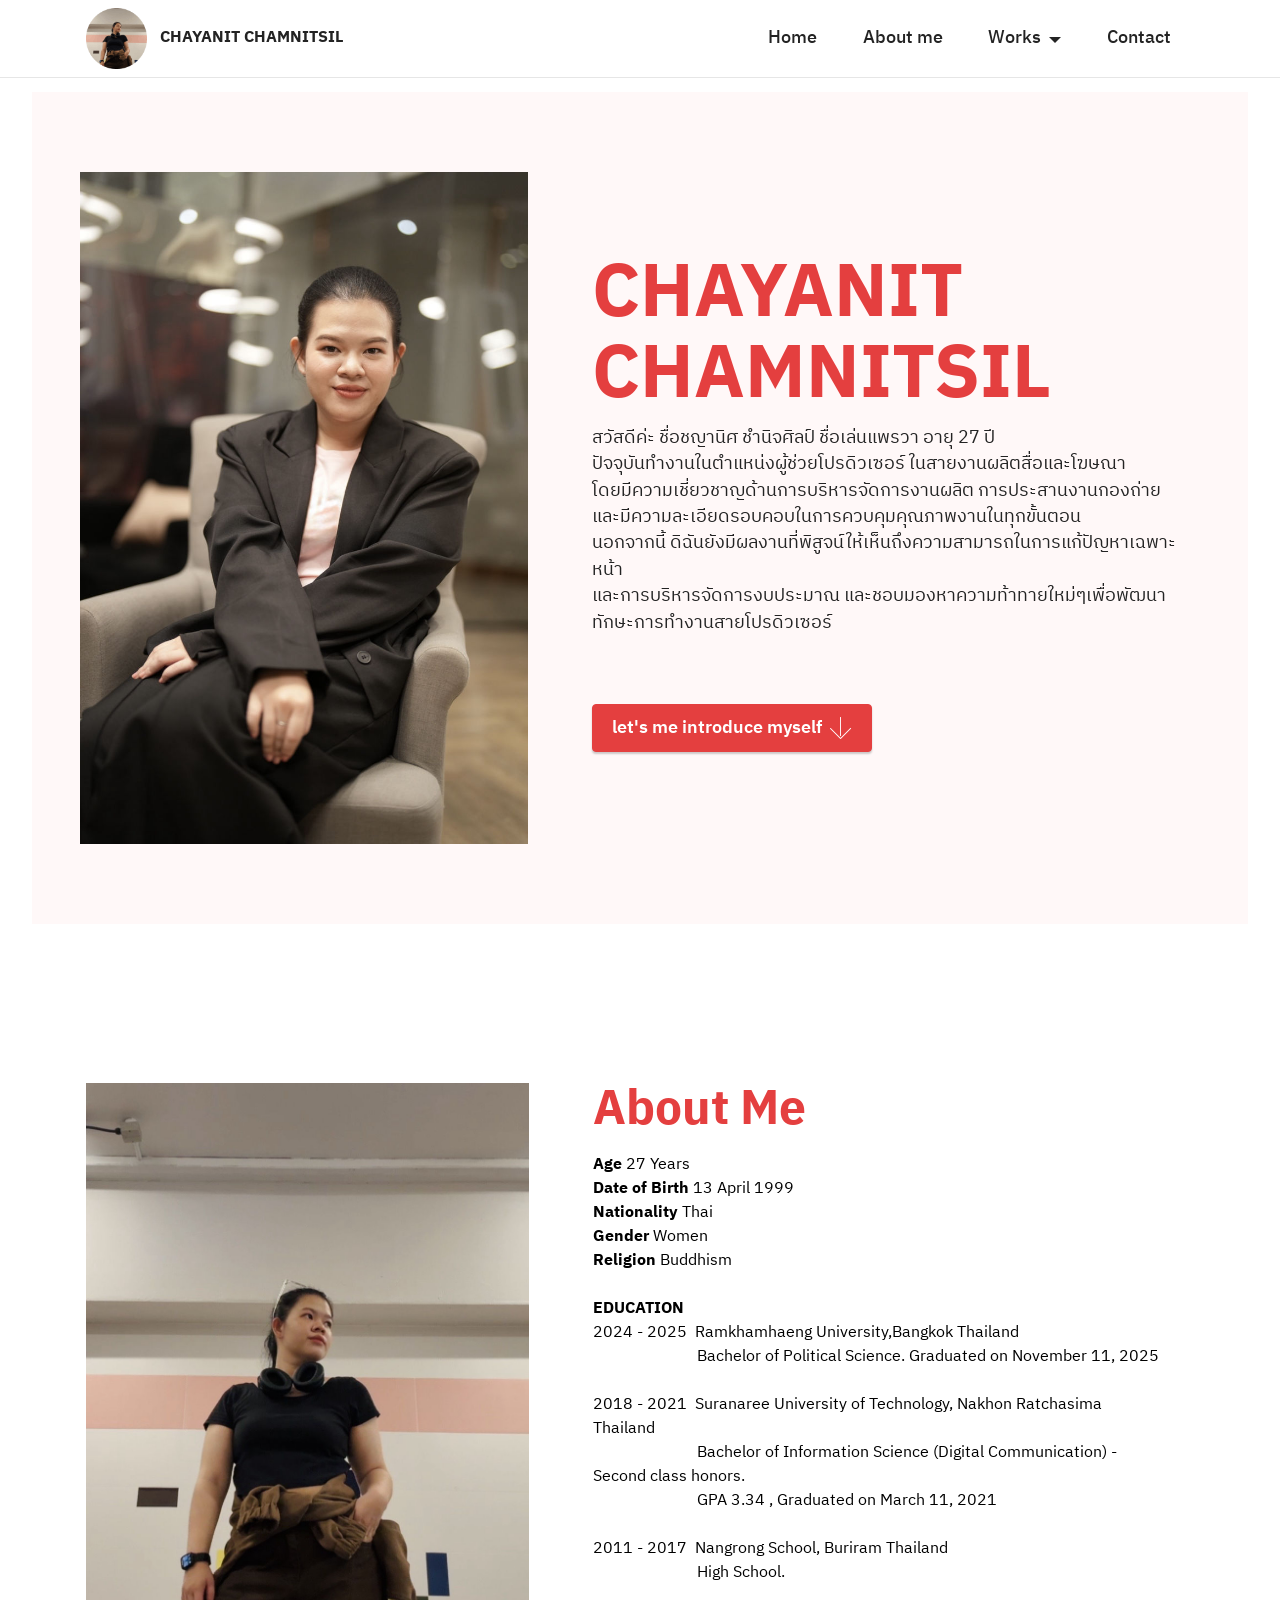
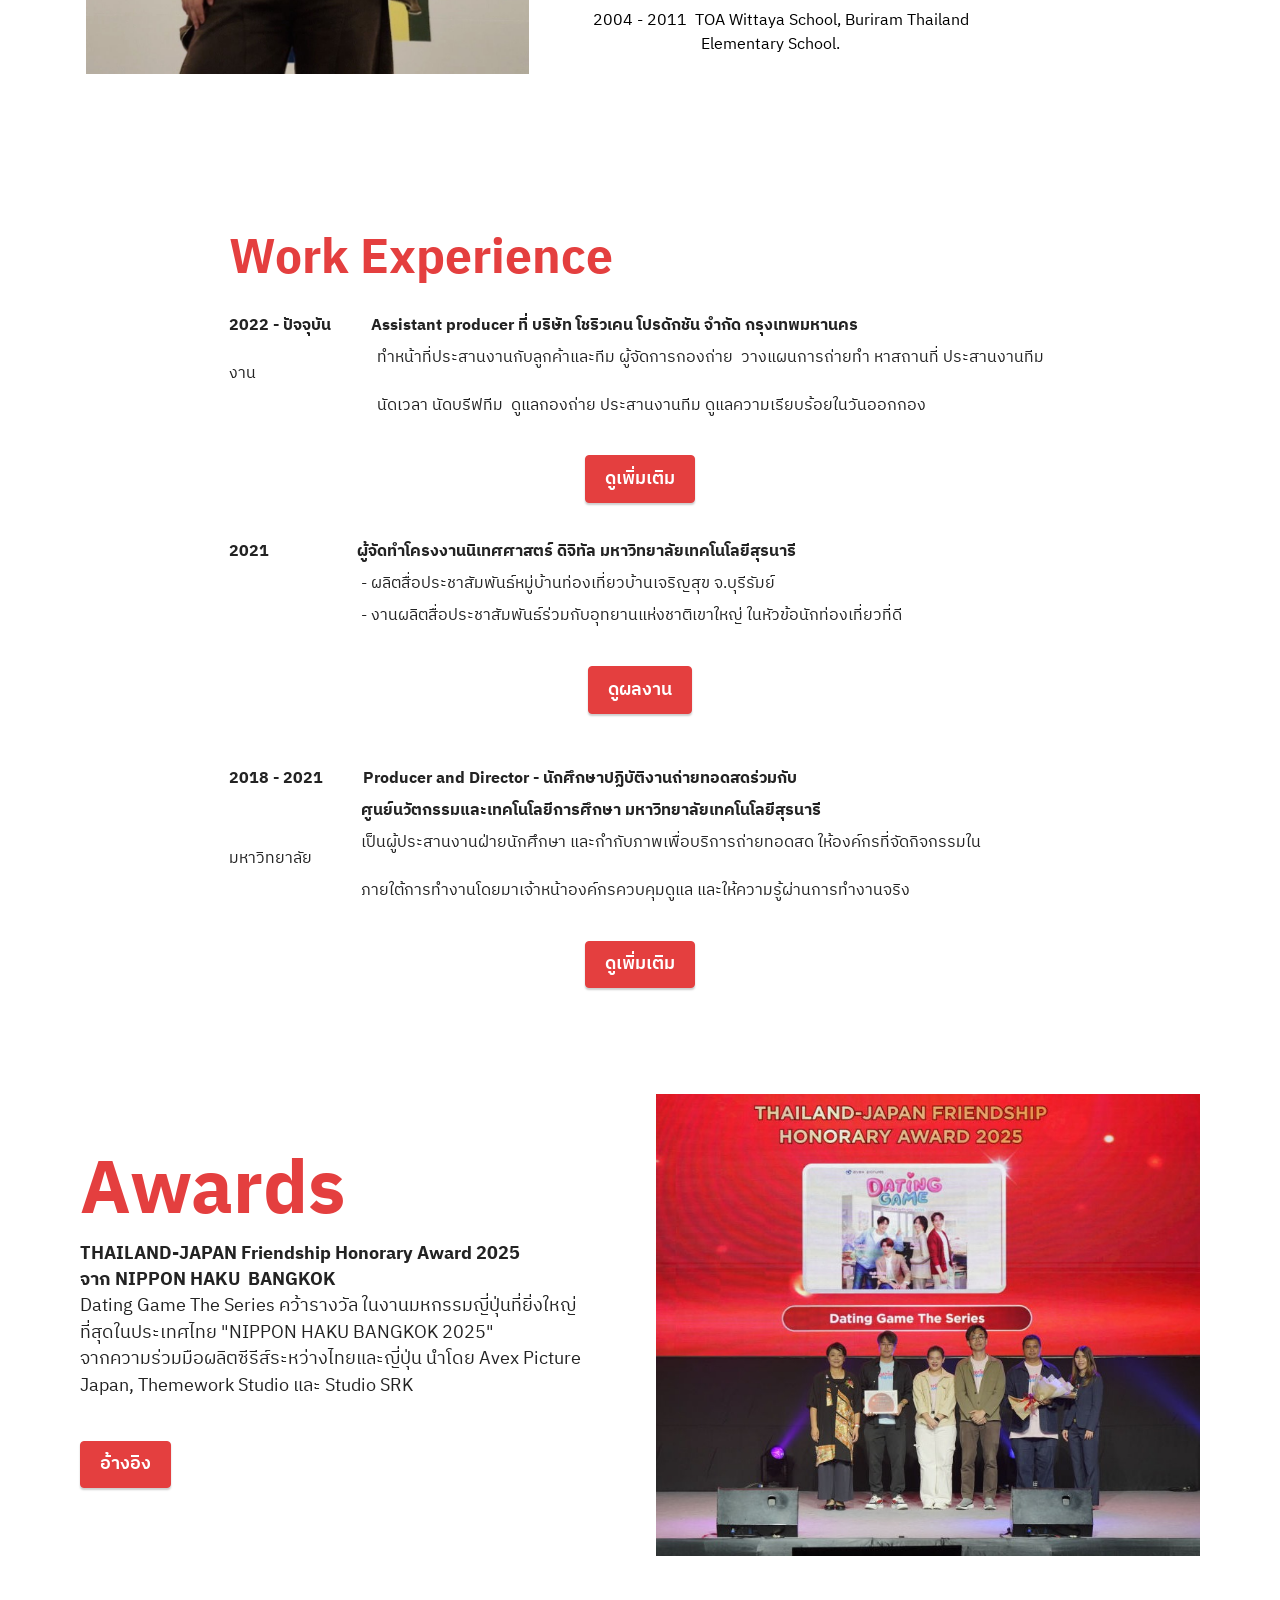
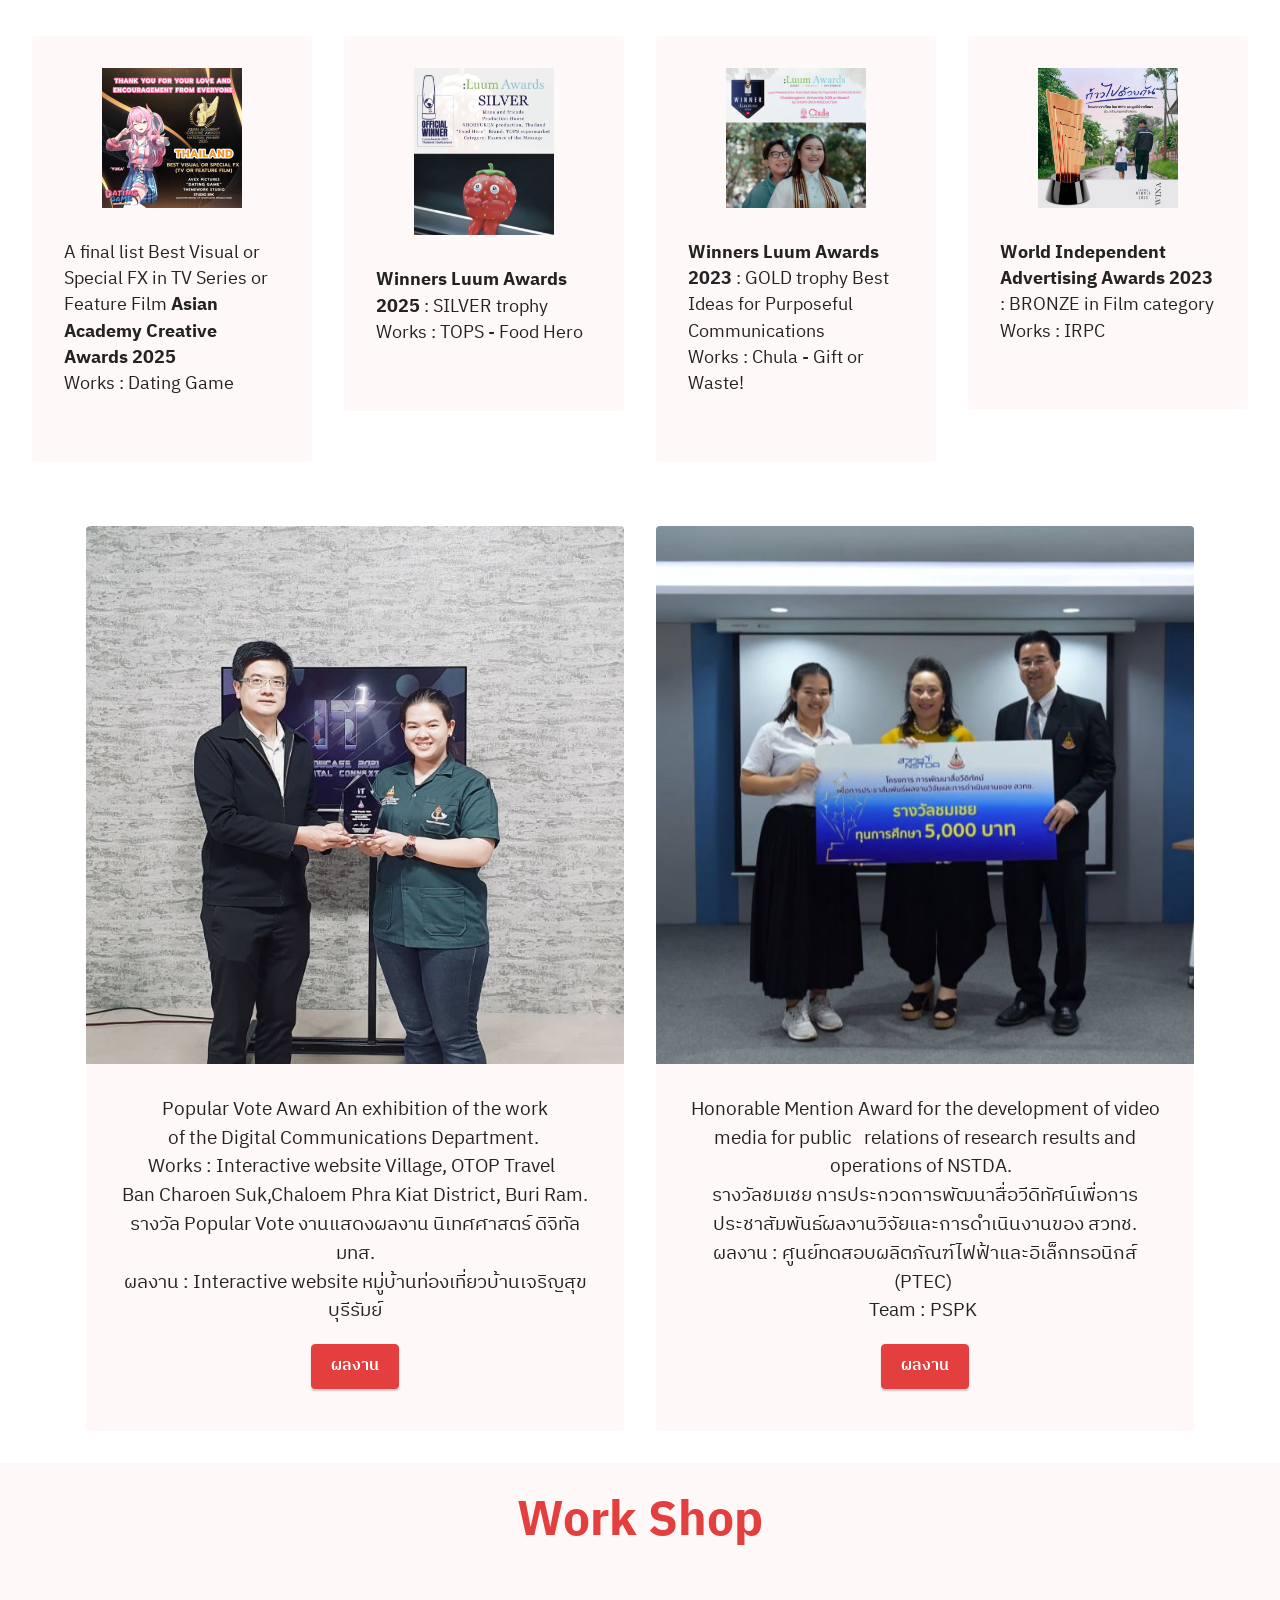
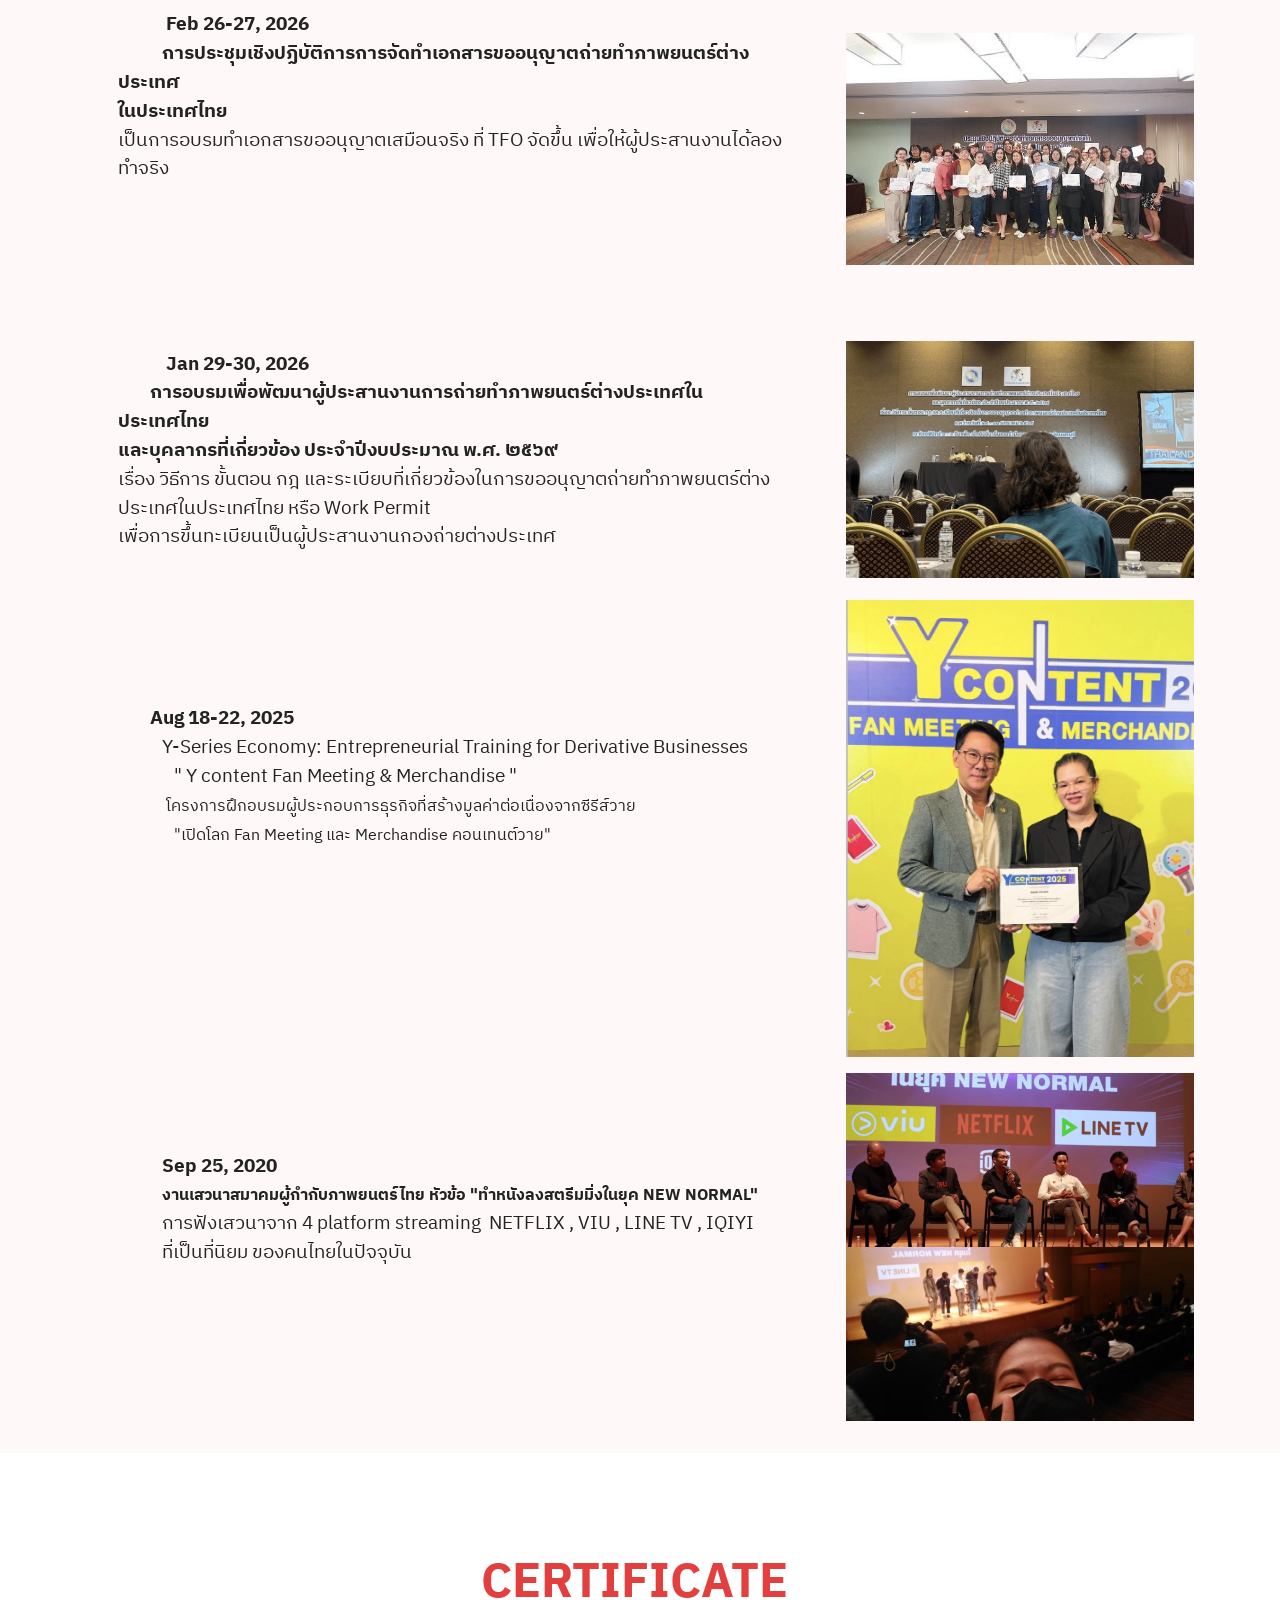
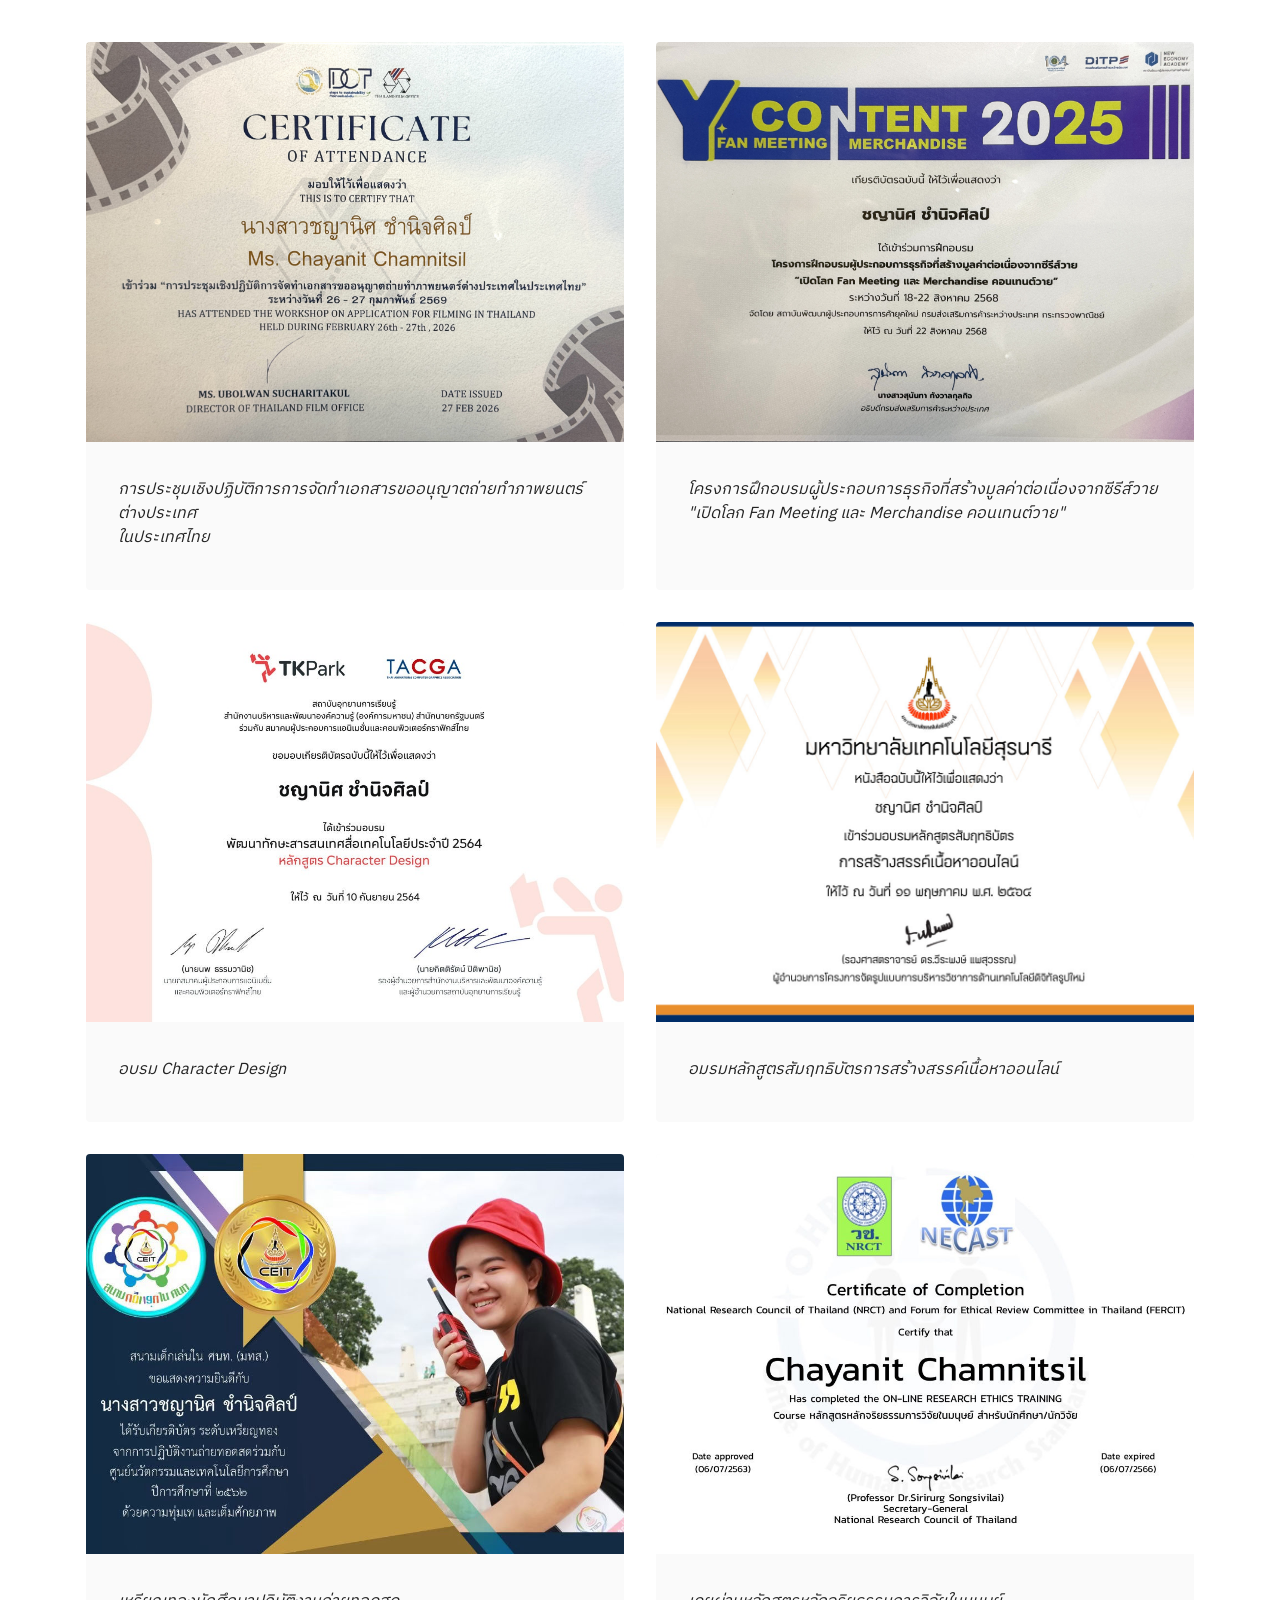
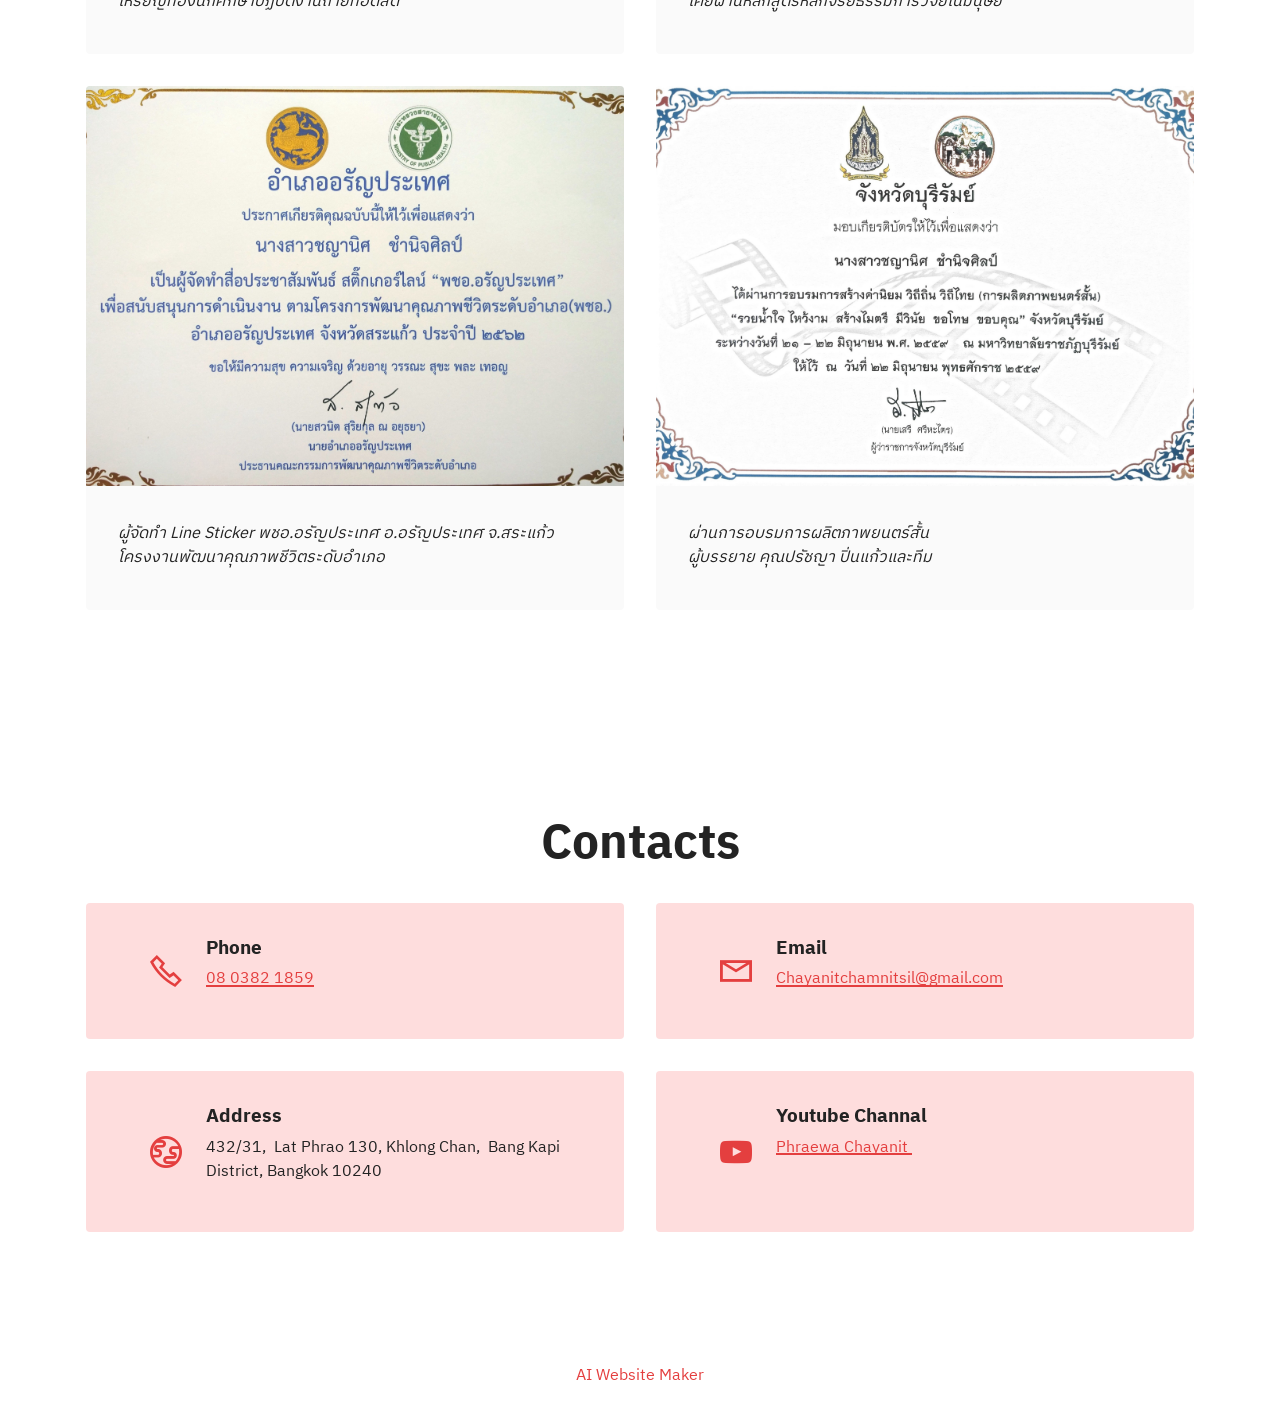
<file: index.html>
<!DOCTYPE html>
<html  >
<head>
  <!-- Site made with Mobirise Website Builder v6.1.12, https://mobirise.com -->
  <meta charset="UTF-8">
  <meta http-equiv="X-UA-Compatible" content="IE=edge">
  <meta name="generator" content="Mobirise v6.1.12, mobirise.com">
  <meta name="viewport" content="width=device-width, initial-scale=1, minimum-scale=1">
  <link rel="shortcut icon" href="assets/images/611196702-25792781617013690-5333883379415131576-n-96x96.png" type="image/x-icon">
  <meta name="description" content="">
  
  
  <title>Chayanit's portfolio</title>
  <link rel="stylesheet" href="assets/web/assets/mobirise-icons2/mobirise2.css">
  <link rel="stylesheet" href="assets/web/assets/mobirise-icons/mobirise-icons.css">
  <link rel="stylesheet" href="assets/bootstrap/css/bootstrap.min.css">
  <link rel="stylesheet" href="assets/dropdown/css/style.css">
  <link rel="stylesheet" href="assets/socicon/css/styles.css">
  <link rel="stylesheet" href="assets/theme/css/style.css">
  <link rel="preload" href="https://fonts.googleapis.com/css?family=IBM+Plex+Sans+Thai:100,200,300,400,500,600,700&display=swap" as="style" onload="this.onload=null;this.rel='stylesheet'">
  <noscript><link rel="stylesheet" href="https://fonts.googleapis.com/css?family=IBM+Plex+Sans+Thai:100,200,300,400,500,600,700&display=swap"></noscript>
  <link rel="preload" as="style" href="assets/mobirise/css/mbr-additional.css?v=7ZTmzC"><link rel="stylesheet" href="assets/mobirise/css/mbr-additional.css?v=7ZTmzC" type="text/css">

  
  
  
</head>
<body>
  
  <section data-bs-version="5.1" class="menu cid-s48OLK6784" once="menu" id="menu1-h">
    
    <nav class="navbar navbar-dropdown navbar-fixed-top navbar-expand-lg">
        <div class="container">
            <div class="navbar-brand">
                <span class="navbar-logo">
                    <a href="index.html#features17-x">
                        <img src="assets/images/611196702-25792781617013690-5333883379415131576-n-96x96.webp" alt="" style="height: 3.8rem;">
                    </a>
                </span>
                <span class="navbar-caption-wrap"><a class="navbar-caption text-black text-primary display-7" href="index.html#features17-x">CHAYANIT CHAMNITSIL</a></span>
            </div>
            <button class="navbar-toggler" type="button" data-toggle="collapse" data-bs-toggle="collapse" data-target="#navbarSupportedContent" data-bs-target="#navbarSupportedContent" aria-controls="navbarNavAltMarkup" aria-expanded="false" aria-label="Toggle navigation">
                <div class="hamburger">
                    <span></span>
                    <span></span>
                    <span></span>
                    <span></span>
                </div>
            </button>
            <div class="collapse navbar-collapse" id="navbarSupportedContent">
                <ul class="navbar-nav nav-dropdown nav-right" data-app-modern-menu="true"><li class="nav-item"><a class="nav-link link text-black text-primary display-4" href="https://b6070373.github.io/portfolio2026/">Home</a></li><li class="nav-item"><a class="nav-link link text-black text-primary display-4" href="index.html#image1-3b">About me</a></li><li class="nav-item dropdown"><a class="nav-link link text-black text-primary dropdown-toggle display-4" href="page2.html#video4-1b" data-toggle="dropdown-submenu" data-bs-toggle="dropdown" data-bs-auto-close="outside" aria-expanded="false">Works</a><div class="dropdown-menu" aria-labelledby="dropdown-780"><a class="text-black text-primary dropdown-item display-4" href="page2.html#features16-2t">2022 - Present</a><a class="text-black text-primary dropdown-item display-4" href="page5.html#gallery1-3e">Graphic Design Work</a><a class="text-black text-primary dropdown-item display-4" href="page3.html#gallery4-1x">2018 - 2021</a><a class="text-black text-primary show dropdown-item display-4" href="page4.html#header2-1t">Selected Project</a></div></li><li class="nav-item"><a class="nav-link link text-black text-primary display-4" href="index.html#contacts2-z">Contact</a></li></ul>
                
                
            </div>
        </div>
    </nav>

</section>

<section data-bs-version="5.1" class="features16 cid-tHevdMWbZl" id="features17-x">
    

    
    
    <div class="container-fluid">
        <div class="content-wrapper">
            <div class="row align-items-center">
                <div class="col-12 col-lg-5">
                    <div class="image-wrapper">
                        <img src="assets/images/chayanit-chamnitsil-half-816x1224.webp" alt="Mobirise Website Builder">
                    </div>
                </div>
                <div class="col-12 col-lg">
                    <div class="text-wrapper">
                        <h6 class="card-title mbr-fonts-style display-1"><strong>CHAYANIT<br>CHAMNITSIL</strong></h6>
                        <p class="mbr-text mbr-fonts-style mb-4 display-4">สวัสดีค่ะ ชื่อชญานิศ ชำนิจศิลป์ ชื่อเล่นแพรวา อายุ 27 ปี&nbsp;<br>ปัจจุบันทำงานในตำแหน่งผู้ช่วยโปรดิวเซอร์ ในสายงานผลิตสื่อและโฆษณา <br>โดยมีความเชี่ยวชาญด้านการบริหารจัดการงานผลิต การประสานงานกองถ่าย <br>และมีความละเอียดรอบคอบในการควบคุมคุณภาพงานในทุกขั้นตอน <br>นอกจากนี้ ดิฉันยังมีผลงานที่พิสูจน์ให้เห็นถึงความสามารถในการแก้ปัญหาเฉพาะหน้า<br>และการบริหารจัดการงบประมาณ และชอบมองหาความท้าทายใหม่ๆเพื่อพัฒนาทักษะการทำงานสายโปรดิวเซอร์<br><br></p>
                        <div class="mbr-section-btn mt-3"><a class="btn btn-secondary display-4" href="index.html#image1-3b">let's me introduce myself<span class="mbri-down mbr-iconfont mbr-iconfont-btn"></span></a></div>
                    </div>
                </div>
            </div>
        </div>
    </div>
</section>

<section data-bs-version="5.1" class="image1 cid-veTbIHy9Vy" id="image1-3b">
    

    

    <div class="container">
        <div class="row align-items-center">
            <div class="col-12 col-lg-5">
                <div class="image-wrapper">
                    <img src="assets/images/img-9711-905x1206.webp" alt="Mobirise Website Builder">
                    
                </div>
            </div>
            <div class="col-12 col-lg">
                <div class="text-wrapper">
                    <h3 class="mbr-section-title mbr-fonts-style mb-3 display-2">
                        <strong>About Me</strong></h3>
                    <p class="mbr-text mbr-fonts-style display-7"><strong>Age</strong>  27 Years<br><strong>Date of Birth</strong>  13 April  1999<br><strong>Nationality</strong> Thai<br><strong>Gender</strong> Women<br><strong>Religion</strong> Buddhism<br>
<br><strong>EDUCATION</strong><br>2024 - 2025&nbsp; Ramkhamhaeng University,Bangkok Thailand<br>&nbsp; &nbsp; &nbsp; &nbsp; &nbsp; &nbsp; &nbsp; &nbsp; &nbsp; &nbsp; &nbsp; &nbsp; &nbsp; Bachelor of Political Science. Graduated on November 11, 2025<br><br>2018 - 2021&nbsp; Suranaree University of Technology, Nakhon Ratchasima Thailand<br>&nbsp; &nbsp; &nbsp; &nbsp; &nbsp; &nbsp; &nbsp; &nbsp; &nbsp; &nbsp; &nbsp; &nbsp; &nbsp; Bachelor of Information Science (Digital Communication) - Second class honors.<br>&nbsp; &nbsp; &nbsp; &nbsp; &nbsp; &nbsp; &nbsp; &nbsp; &nbsp; &nbsp; &nbsp; &nbsp; &nbsp; GPA 3.34 , Graduated on March 11, 2021<br><br>2011 - 2017&nbsp; Nangrong School, Buriram Thailand<br>&nbsp; &nbsp; &nbsp; &nbsp; &nbsp; &nbsp; &nbsp; &nbsp; &nbsp; &nbsp; &nbsp; &nbsp; &nbsp; High School.<br><br>2004 - 2011&nbsp; TOA Wittaya School, Buriram Thailand<br>&nbsp; &nbsp; &nbsp; &nbsp; &nbsp; &nbsp; &nbsp; &nbsp; &nbsp; &nbsp; &nbsp; &nbsp; &nbsp; &nbsp;Elementary School.<br></p>
                </div>
            </div>
        </div>
    </div>
</section>

<section data-bs-version="5.1" class="content1 cid-s48vaXqeL6" id="content1-b">
    
    <div class="container">
        <div class="row justify-content-center">
            <div class="title col-12 col-md-9">
                <h3 class="mbr-section-title mbr-fonts-style align-center mb-4 display-2"><strong>Work Experience</strong></h3>
                <h4 class="mbr-section-subtitle align-center mbr-fonts-style mb-4 display-7"><p><strong>2022 - ปัจจุบัน&nbsp; &nbsp; &nbsp; &nbsp; &nbsp; Assistant producer ที่ บริษัท โชริวเคน โปรดักชัน จำกัด กรุงเทพมหานคร</strong></p><p>&nbsp; &nbsp; &nbsp; &nbsp; &nbsp; &nbsp; &nbsp; &nbsp; &nbsp; &nbsp; &nbsp; &nbsp; &nbsp; &nbsp; &nbsp; &nbsp; &nbsp; &nbsp; &nbsp;ทำหน้าที่ประสานงานกับลูกค้าและทีม ผู้จัดการกองถ่าย&nbsp; วางแผนการถ่ายทำ หาสถานที่ ประสานงานทีมงาน </p><p>&nbsp;&nbsp;&nbsp;&nbsp;&nbsp;&nbsp;&nbsp;&nbsp;&nbsp;&nbsp;&nbsp;&nbsp;&nbsp;&nbsp;&nbsp;&nbsp;&nbsp;&nbsp;&nbsp;&nbsp;&nbsp;&nbsp;&nbsp;&nbsp;&nbsp;&nbsp;&nbsp;&nbsp;&nbsp;&nbsp;&nbsp;&nbsp;&nbsp;&nbsp;&nbsp;&nbsp;&nbsp;นัดเวลา นัดบรีฟทีม&nbsp;&nbsp;<span style="font-size: 1rem;">ดูแลกองถ่าย ประสานงานทีม ดูแลความเรียบร้อยในวันออกกอง</span></p></h4>
                <div class="mbr-section-btn align-center"><a class="btn btn-primary display-4" href="page2.html#features16-2t">ดูเพิ่มเติม</a></div>
            </div>
        </div>
    </div>
</section>

<section data-bs-version="5.1" class="content1 cid-tIxBCFqAWq" id="content1-2d">
    
    <div class="container">
        <div class="row justify-content-center">
            <div class="title col-12 col-md-9">
                
                <h4 class="mbr-section-subtitle align-center mbr-fonts-style mb-4 display-7"><p><strong style="font-size: 1rem;">2021&nbsp; &nbsp; &nbsp; &nbsp; &nbsp; </strong>&nbsp;&nbsp;&nbsp;&nbsp;&nbsp;&nbsp;&nbsp;&nbsp;&nbsp; &nbsp; <strong>ผู้จัดทำโครงงานนิเทศศาสตร์ ดิจิทัล มหาวิทยาลัยเทคโนโลยีสุรนารี</strong>&nbsp; &nbsp; &nbsp; &nbsp; &nbsp; &nbsp; &nbsp; &nbsp; &nbsp; &nbsp; &nbsp; &nbsp; &nbsp;</p><p><span style="font-size: 1rem;"><span style="font-size: 1rem;"><strong>&nbsp;</strong></span></span>&nbsp; &nbsp; &nbsp; &nbsp; &nbsp; &nbsp; &nbsp; &nbsp; &nbsp; &nbsp; &nbsp; &nbsp; &nbsp; &nbsp; &nbsp; &nbsp;<strong>&nbsp;</strong>- ผลิตสื่อประชาสัมพันธ์หมู่บ้านท่องเที่ยวบ้านเจริญสุข จ.บุรีรัมย์</p><p>&nbsp;&nbsp;&nbsp;&nbsp;&nbsp;&nbsp;&nbsp;&nbsp;&nbsp;&nbsp;&nbsp;&nbsp;&nbsp;&nbsp;&nbsp;&nbsp;&nbsp;&nbsp;&nbsp;&nbsp;&nbsp;&nbsp;&nbsp;&nbsp;&nbsp;&nbsp;&nbsp;&nbsp;&nbsp; &nbsp; &nbsp;- งานผลิตสื่อประชาสัมพันธ์ร่วมกับอุทยานแห่งชาติเขาใหญ่ ในหัวข้อนักท่องเที่ยวที่ดี<span style="font-size: 1rem;">&nbsp; &nbsp; &nbsp; &nbsp; &nbsp; &nbsp; &nbsp; &nbsp; &nbsp; &nbsp; &nbsp; &nbsp; &nbsp; &nbsp; &nbsp;&nbsp;</span></p></h4>
                <div class="mbr-section-btn align-center"><a class="btn btn-primary display-4" href="page4.html#header2-1t">ดูผลงาน</a></div>
            </div>
        </div>
    </div>
</section>

<section data-bs-version="5.1" class="content1 cid-tIdetzwj2t" id="content1-1e">
    
    <div class="container">
        <div class="row justify-content-center">
            <div class="title col-12 col-md-9">
                
                <h4 class="mbr-section-subtitle align-center mbr-fonts-style mb-4 display-7"><p><strong style="font-size: 1rem;">2018 - 2021&nbsp; &nbsp; &nbsp; &nbsp; &nbsp; Producer and Director - นักศึกษาปฏิบัติงานถ่ายทอดสดร่วมกับ</strong><br></p><p><span style="font-size: 1rem;"><span style="font-size: 1rem;"><strong>&nbsp;</strong></span></span>&nbsp;&nbsp;&nbsp;&nbsp;&nbsp;&nbsp;&nbsp;&nbsp;&nbsp;&nbsp;&nbsp;&nbsp;&nbsp;&nbsp;&nbsp;&nbsp;&nbsp;&nbsp;&nbsp;&nbsp;&nbsp;&nbsp;&nbsp;&nbsp;&nbsp;&nbsp;&nbsp;&nbsp;&nbsp;&nbsp;&nbsp;&nbsp;<span style="font-size: 1rem;"><span style="font-size: 1rem;"><strong>ศูนย์นวัตกรรมและเทคโนโลยีการศึกษา มหาวิทยาลัยเทคโนโลยีสุรนารี</strong></span></span></p><p><span style="font-size: 1rem;"><span style="font-size: 1rem;"><strong>&nbsp;</strong></span></span>&nbsp;&nbsp;&nbsp;&nbsp;&nbsp;&nbsp;&nbsp;&nbsp;&nbsp;&nbsp;&nbsp;&nbsp;&nbsp;&nbsp;&nbsp;&nbsp;&nbsp;&nbsp;&nbsp;&nbsp;&nbsp;&nbsp;&nbsp;&nbsp;&nbsp;&nbsp;&nbsp;&nbsp;&nbsp;&nbsp;&nbsp;&nbsp;เป็นผู้ประสานงานฝ่ายนักศึกษา และกำกับภาพเพื่อบริการถ่ายทอดสด ให้องค์กรที่จัดกิจกรรมในมหาวิทยาลัย&nbsp;</p><p>&nbsp;&nbsp;&nbsp;&nbsp;&nbsp;&nbsp;&nbsp;&nbsp;&nbsp;&nbsp;&nbsp;&nbsp;&nbsp;&nbsp;&nbsp;&nbsp;&nbsp;&nbsp;&nbsp;&nbsp;&nbsp;&nbsp;&nbsp;&nbsp;&nbsp;&nbsp;&nbsp;&nbsp;&nbsp;&nbsp; &nbsp; ภายใต้การทำงานโดยมาเจ้าหน้าองค์กรควบคุมดูแล และให้ความรู้ผ่านการทำงานจริง&nbsp; &nbsp; &nbsp; &nbsp; &nbsp; &nbsp; &nbsp; &nbsp; &nbsp; &nbsp; &nbsp; &nbsp; &nbsp; &nbsp; &nbsp; &nbsp;</p></h4>
                <div class="mbr-section-btn align-center"><a class="btn btn-primary display-4" href="page3.html#gallery4-1x">ดูเพิ่มเติม</a></div>
            </div>
        </div>
    </div>
</section>

<section data-bs-version="5.1" class="features15 cid-veMnGCRmku" id="features16-30">

    

    
    
    <div class="container-fluid">
        <div class="content-wrapper">
            <div class="row align-items-center">
                <div class="col-12 col-lg">
                    <div class="text-wrapper">
                        <h6 class="card-title mbr-fonts-style display-1"><strong>Awards</strong></h6>
                        <p class="mbr-text mbr-fonts-style mb-4 display-4"><strong>THAILAND-JAPAN Friendship Honorary Award 2025 <br>จาก NIPPON HAKU&nbsp; BANGKOK</strong><br>Dating Game The Series คว้ารางวัล ในงานมหกรรมญี่ปุ่นที่ยิ่งใหญ่ที่สุดในประเทศไทย "NIPPON HAKU BANGKOK 2025"<br>จากความร่วมมือผลิตซีรีส์ระหว่างไทยและญี่ปุ่น นำโดย Avex Picture Japan,&nbsp;Themework Studio และ Studio SRK</p>
                        <div class="mbr-section-btn mt-3"><a class="btn btn-primary display-4" href="https://datinggame.jp/news/detail.php?id=1127765" target="_blank">อ้างอิง</a></div>
                    </div>
                </div>
                <div class="col-12 col-lg-6">
                    <div class="image-wrapper">
                        <img src="assets/images/-arp4732-960x640.webp" alt="Mobirise Website Builder">
                    </div>
                </div>
            </div>
        </div>
    </div>
</section>

<section data-bs-version="5.1" class="clients2 cid-veRokVqPvP" id="clients2-39">

    

    
    <div class="container-fluid">
        <div class="row justify-content-center">
            <div class="card col-12 col-md-6 col-lg-3">
                <div class="card-wrapper">
                    <div class="img-wrapper">
                        <img src="assets/images/555446312-17883264936388384-548824013767516240-n-280x280.webp" alt="Mobirise Website Builder">
                    </div>
                    <div class="card-box align-center">
                        
                        
                        <p class="mbr-text mbr-fonts-style mb-4 display-4">A final list Best Visual or Special FX in TV Series or Feature Film <strong>Asian Academy Creative Awards 2025</strong><br>Works : Dating Game<br></p>
                        
                    </div>
                </div>
            </div>
            <div class="card col-12 col-md-6 col-lg-3">
                <div class="card-wrapper">
                    <div class="img-wrapper">
                        <img src="assets/images/img-3299-506x675.webp" alt="Mobirise Website Builder">
                    </div>
                    <div class="card-box align-center">
                        
                        
                        <p class="mbr-text mbr-fonts-style mb-4 display-4"><strong>Winners Luum Awards 2025</strong> :&nbsp;SILVER trophy<br>Works : TOPS - Food Hero<br></p>
                        
                    </div>
                </div>
            </div>
            <div class="card col-12 col-md-6 col-lg-3">
                <div class="card-wrapper">
                    <div class="img-wrapper">
                        <img src="assets/images/490362884-1253280380130917-7481605404004129599-n-1440x1440.webp" alt="Mobirise Website Builder">
                    </div>
                    <div class="card-box align-center">
                        
                        
                        <p class="mbr-text mbr-fonts-style mb-4 display-4"><strong>Winners Luum Awards 2023</strong> :&nbsp;GOLD&nbsp;trophy Best Ideas for Purposeful Communications<br>Works : Chula - Gift or Waste!<br></p>
                        
                    </div>
                </div>
            </div>
            <div class="card col-12 col-md-6 col-lg-3">
                <div class="card-wrapper">
                    <div class="img-wrapper">
                        <img src="assets/images/img-2177-554x554.webp" alt="Mobirise Website Builder">
                    </div>
                    <div class="card-box align-center">
                        
                        
                        <p class="mbr-text mbr-fonts-style mb-4 display-4"><strong style="">World Independent Advertising Awards 2023</strong><br>: BRONZE in Film category <br>Works : IRPC&nbsp;<br></p>
                        
                    </div>
                </div>
            </div>
        </div>
    </div>
</section>

<section data-bs-version="5.1" class="gallery2 cid-veNGxU86fS" id="gallery2-37">
    
    
    <div class="container">
        
        <div class="row mt-4">
            <div class="item features-image сol-12 col-md-6 col-lg-6">
                <div class="item-wrapper">
                    <div class="item-img">
                        <img src="assets/images/20210304-151750-892x714.webp" alt="Mobirise Website Builder">
                    </div>
                    <div class="item-content">
                        <h5 class="item-title mbr-fonts-style display-5">Popular Vote Award An exhibition of the work<div>of the Digital Communications Department. </div><div>Works : Interactive website Village, OTOP Travel   <br>Ban Charoen Suk,<span style="font-size: 1.2rem;">Chaloem Phra Kiat District, Buri Ram.</span></div><div>รางวัล Popular Vote งานแสดงผลงาน นิเทศศาสตร์ ดิจิทัล มทส.</div><div>ผลงาน : Interactive website หมู่บ้านท่องเที่ยวบ้านเจริญสุข บุรีรัมย์</div></h5>
                        
                        
                    </div>
                    <div class="mbr-section-btn item-footer mt-2"><a href="https://chayab6070373.github.io/BanJareansookBuriram/" class="btn btn-primary item-btn display-7" target="_blank">ผลงาน</a></div>
                </div>
            </div>
            <div class="item features-image сol-12 col-md-6 col-lg-6">
                <div class="item-wrapper">
                    <div class="item-img">
                        <img src="assets/images/line-album-resume-230627-1-902x601.webp" alt="Mobirise Website Builder">
                    </div>
                    <div class="item-content">
                        <h5 class="item-title mbr-fonts-style display-5">Honorable Mention Award for the development of video media for public   relations of research results and operations of NSTDA.  <div>รางวัลชมเชย การประกวดการพัฒนาสื่อวีดิทัศน์เพื่อการประชาสัมพันธ์ผลงานวิจัยและการดำเนินงานของ สวทช.</div><div>ผลงาน : ศูนย์ทดสอบผลิตภัณฑ์ไฟฟ้าและอิเล็กทรอนิกส์ (PTEC)&nbsp;</div><div>Team : PSPK&nbsp;</div></h5>
                        
                        
                    </div>
                    <div class="mbr-section-btn item-footer mt-2"><a href="http://nstdachannel.tv/20191010-nstda-video-contest-2019-04/" class="btn btn-primary item-btn display-7" target="_blank">ผลงาน</a></div>
                </div>
            </div>
            
            
        </div>
    </div>
</section>

<section data-bs-version="5.1" class="content1 cid-tHOtrwhWu5" id="content1-15">
    
    <div class="container">
        <div class="row justify-content-center">
            <div class="title col-12 col-md-9">
                <h3 class="mbr-section-title mbr-fonts-style align-center mb-4 display-2"><strong>Work Shop</strong></h3>
                
                
            </div>
        </div>
    </div>
</section>

<section data-bs-version="5.1" class="image2 cid-veM6E4NsyD" id="image2-2z">
    

    
    

    <div class="container">
        <div class="row align-items-center">
            <div class="col-12 col-lg-4">
                <div class="image-wrapper">
                    <img src="assets/images/line-20260324-162908-562x374.webp" alt="Mobirise Website Builder">
                    
                </div>
            </div>
            <div class="col-12 col-lg">
                <div class="text-wrapper">
                    <h3 class="mbr-section-title mbr-fonts-style mb-3 display-5"><strong>&nbsp; &nbsp; &nbsp; &nbsp; &nbsp; &nbsp; Feb 26-27, 2026</strong><br>&nbsp; &nbsp; &nbsp; &nbsp; &nbsp; &nbsp;<strong>การประชุมเชิงปฏิบัติการการจัดทำเอกสารขออนุญาตถ่ายทำภาพยนตร์ต่างประเทศ</strong><br><strong>ในประเทศไทย&nbsp;</strong><br>เป็นการอบรมทำเอกสารขออนุญาตเสมือนจริง ที่ TFO จัดขึ้น เพื่อให้ผู้ประสานงานได้ลองทำจริง<br><div><br></div><div><strong><br></strong></div><div><strong><br></strong></div></h3>
                    
                </div>
            </div>
        </div>
    </div>
</section>

<section data-bs-version="5.1" class="image2 cid-veM6CYYWEu" id="image2-2y">
    

    
    

    <div class="container">
        <div class="row align-items-center">
            <div class="col-12 col-lg-4">
                <div class="image-wrapper">
                    <img src="assets/images/screenshot-2569-03-24-at-16.36.11-810x1478.webp" alt="Mobirise Website Builder">
                    
                </div>
            </div>
            <div class="col-12 col-lg">
                <div class="text-wrapper">
                    <h3 class="mbr-section-title mbr-fonts-style mb-3 display-5"><strong>&nbsp; &nbsp; &nbsp; &nbsp; &nbsp; &nbsp; Jan 29-30, 2026</strong><br>&nbsp; &nbsp; &nbsp; &nbsp; <strong>การอบรมเพื่อพัฒนาผู้ประสานงานการถ่ายทำภาพยนตร์ต่างประเทศในประเทศไทย<br>และบุคลากรที่เกี่ยวข้อง ประจำปีงบประมาณ พ.ศ. ๒๕๖๙</strong><div>เรื่อง วิธีการ ขั้นตอน กฎ และระเบียบที่เกี่ยวข้องในการขออนุญาตถ่ายทำภาพยนตร์ต่างประเทศในประเทศไทย หรือ Work Permit&nbsp;<br>เพื่อการขึ้นทะเบียนเป็นผู้ประสานงานกองถ่ายต่างประเทศ</div></h3>
                    
                </div>
            </div>
        </div>
    </div>
</section>

<section data-bs-version="5.1" class="image2 cid-tIdq0n3cZS" id="image2-1g">
    

    
    

    <div class="container">
        <div class="row align-items-center">
            <div class="col-12 col-lg-4">
                <div class="image-wrapper">
                    <img src="assets/images/img-5978-816x1071.webp" alt="Mobirise Website Builder">
                    
                </div>
            </div>
            <div class="col-12 col-lg">
                <div class="text-wrapper">
                    <h3 class="mbr-section-title mbr-fonts-style mb-3 display-5">&nbsp; &nbsp; <strong>&nbsp; &nbsp; Aug 18-22, 2025</strong><br>&nbsp; &nbsp; &nbsp; &nbsp; &nbsp; &nbsp;Y-Series Economy: Entrepreneurial Training for Derivative Businesses  <br>&nbsp; &nbsp; &nbsp; &nbsp; &nbsp; &nbsp; &nbsp; " Y content Fan Meeting &amp; Merchandise "<div><span style="font-size: 1rem;">&nbsp; &nbsp; &nbsp; &nbsp; &nbsp; &nbsp; โครงการฝึกอบรมผู้ประกอบการธุรกิจที่สร้างมูลค่าต่อเนื่องจากซีรีส์วาย</span></div><div><span style="font-size: 1rem;">&nbsp;</span>&nbsp;&nbsp;&nbsp;&nbsp;&nbsp; &nbsp; &nbsp; &nbsp; &nbsp;<span style="font-size: 1rem;">"เปิดโลก Fan Meeting และ Merchandise คอนเทนต์วาย"</span></div><div><br></div><div><strong><br></strong></div><div><strong><br></strong></div></h3>
                    
                </div>
            </div>
        </div>
    </div>
</section>

<section data-bs-version="5.1" class="image2 cid-tIdtEtTtt8" id="image2-1h">
    

    
    

    <div class="container">
        <div class="row align-items-center">
            <div class="col-12 col-lg-4">
                <div class="image-wrapper">
                    <img src="assets/images/img-300-696x696.webp" alt="Mobirise Website Builder">
                    
                </div>
            </div>
            <div class="col-12 col-lg">
                <div class="text-wrapper">
                    <h3 class="mbr-section-title mbr-fonts-style mb-3 display-5"><div><strong>&nbsp; &nbsp; &nbsp; &nbsp; &nbsp; &nbsp;Sep 25, 2020&nbsp; &nbsp;</strong>&nbsp; <span style="font-size: calc(1rem + 0 * ((100vw - 20rem) / 28));">&nbsp;</span></div><div><span style="font-size: 1rem;"><strong>&nbsp; &nbsp; &nbsp; &nbsp; &nbsp; &nbsp;งานเสวนาสมาคมผู้กำกับภาพยนตร์ไทย&nbsp;</strong></span><strong style="font-size: 1rem;"><span style="font-size: 1rem;"><b>หัวข้อ "ทำหนังลงสตรีมมิ่งในยุค NEW NORMAL"</b></span></strong></div><div>&nbsp; &nbsp; &nbsp; &nbsp; &nbsp; &nbsp;การฟังเสวนาจาก 4 platform streaming &nbsp;NETFLIX , VIU , LINE TV , IQIYI&nbsp;</div><div>&nbsp; &nbsp; &nbsp; &nbsp; &nbsp; &nbsp;ที่เป็นที่นิยม ของคนไทยในปัจจุบัน</div><div><strong><br></strong></div><div><strong><br></strong></div></h3>
                    
                </div>
            </div>
        </div>
    </div>
</section>

<section data-bs-version="5.1" class="gallery1 cid-tIzFujMI47" id="gallery1-2j">
    
    
    <div class="container">
        <div class="mbr-section-head">
            
            <h5 class="mbr-section-subtitle mbr-fonts-style align-center mb-0 mt-2 display-2"><strong>CERTIFICATE&nbsp;</strong></h5>
        </div>
        <div class="row mt-4">
            <div class="item features-image сol-12 col-md-6 col-lg-6 active">
                <div class="item-wrapper">
                    <div class="item-img">
                        <img src="assets/images/img-5977-3735x2673.webp" alt="Mobirise Website Builder" data-slide-to="0" data-bs-slide-to="0">
                    </div>
                    <div class="item-content">
                        
                        <h6 class="item-subtitle mbr-fonts-style mt-1 display-7"><em>การประชุมเชิงปฏิบัติการการจัดทำเอกสารขออนุญาตถ่ายทำภาพยนตร์ต่างประเทศ</em><div><em>ในประเทศไทย&nbsp;</em></div></h6>
                        
                    </div>
                    
                </div>
            </div><div class="item features-image сol-12 col-md-6 col-lg-6">
                <div class="item-wrapper">
                    <div class="item-img">
                        <img src="assets/images/img-5974-3876x2712.webp" alt="Mobirise Website Builder" data-slide-to="1" data-bs-slide-to="1">
                    </div>
                    <div class="item-content">
                        
                        <h6 class="item-subtitle mbr-fonts-style mt-1 display-7"><em>โครงการฝึกอบรมผู้ประกอบการธุรกิจที่สร้างมูลค่าต่อเนื่องจากซีรีส์วาย</em><div><em>"เปิดโลก Fan Meeting และ Merchandise คอนเทนต์วาย"</em></div></h6>
                        
                    </div>
                    
                </div>
            </div><div class="item features-image сol-12 col-md-6 col-lg-6">
                <div class="item-wrapper">
                    <div class="item-img">
                        <img src="assets/images/-1108x784.webp" alt="Mobirise Website Builder" data-slide-to="2" data-bs-slide-to="2">
                    </div>
                    <div class="item-content">
                        
                        <h6 class="item-subtitle mbr-fonts-style mt-1 display-7"><em>อบรม Character Design&nbsp;</em></h6>
                        
                    </div>
                    
                </div>
            </div>
            <div class="item features-image сol-12 col-md-6 col-lg-6">
                <div class="item-wrapper">
                    <div class="item-img">
                        <img src="assets/images/1e1954dd-019e-49bc-b3e7-204656c106c9-1108x831.webp" alt="Mobirise Website Builder" data-slide-to="3" data-bs-slide-to="3">
                    </div>
                    <div class="item-content">
                        
                        <h6 class="item-subtitle mbr-fonts-style mt-1 display-7"><em>อมรมหลักสูตรสัมฤทธิบัตรการสร้างสรรค์เนื้อหาออนไลน์</em></h6>
                        
                    </div>
                    
                </div>
            </div>
            
            <div class="item features-image сol-12 col-md-6 col-lg-6">
                <div class="item-wrapper">
                    <div class="item-img">
                        <img src="assets/images/img-8428-1040x720.webp" alt="Mobirise Website Builder" title="" data-slide-to="4" data-bs-slide-to="4">
                    </div>
                    <div class="item-content">
                        
                        <h6 class="item-subtitle mbr-fonts-style mt-1 display-7">
                            <em>เหรียญทองนักศึกษาปฏิบัติงานถ่ายทอดสด</em></h6>
                        
                    </div>
                    
                </div>
            </div><div class="item features-image сol-12 col-md-6 col-lg-6">
                <div class="item-wrapper">
                    <div class="item-img">
                        <img src="assets/images/img-7134-1108x736.webp" alt="Mobirise Website Builder" data-slide-to="5" data-bs-slide-to="5">
                    </div>
                    <div class="item-content">
                        
                        <h6 class="item-subtitle mbr-fonts-style mt-1 display-7"><em>เคยผ่านหลักสูตรหลักจริยธรรมการวิจัยในมนุษย์</em></h6>
                        
                    </div>
                    
                </div>
            </div><div class="item features-image сol-12 col-md-6 col-lg-6">
                <div class="item-wrapper">
                    <div class="item-img">
                        <img src="assets/images/img-8421-3087x2181.webp" alt="Mobirise Website Builder" title="" data-slide-to="6" data-bs-slide-to="6">
                    </div>
                    <div class="item-content">
                        
                        <h6 class="item-subtitle mbr-fonts-style mt-1 display-7"><em>ผู้จัดทำ Line Sticker พชอ.อรัญประเทศ อ.อรัญประเทศ จ.สระแก้ว<br>โครงงานพัฒนาคุณภาพชีวิตระดับอำเภอ</em></h6>
                        
                    </div>
                    
                </div>
            </div><div class="item features-image сol-12 col-md-6 col-lg-6">
                <div class="item-wrapper">
                    <div class="item-img">
                        <img src="assets/images/img-8423-3087x2181.webp" alt="Mobirise Website Builder" title="" data-slide-to="7" data-bs-slide-to="7">
                    </div>
                    <div class="item-content">
                        
                        <h6 class="item-subtitle mbr-fonts-style mt-1 display-7"><em>ผ่านการอบรมการผลิตภาพยนตร์สั้น <br>ผู้บรรยาย คุณปรัชญา ปิ่นแก้วและทีม</em></h6>
                        
                    </div>
                    
                </div>
            </div>
        </div>
    </div>
</section>

<section data-bs-version="5.1" class="contacts2 cid-tHewSWpR2H" id="contacts2-z">
    <!---->
    

    
    
    <div class="container">
        <div class="mbr-section-head">
            <h3 class="mbr-section-title mbr-fonts-style align-center mb-0 display-2">
                <strong>Contacts</strong>
            </h3>
            
        </div>
        <div class="row justify-content-center mt-4">
            <div class="card col-12 col-md-6">
                <div class="card-wrapper">
                    <div class="image-wrapper">
                        <span class="mbr-iconfont mobi-mbri-phone mobi-mbri"></span>
                    </div>
                    <div class="text-wrapper">
                        <h6 class="card-title mbr-fonts-style mb-1 display-5">
                            <strong>Phone</strong>
                        </h6>
                        <p class="mbr-text mbr-fonts-style display-7"><a href="tel:0803821859" class="text-primary">08 0382 1859</a></p>
                    </div>
                </div>
            </div>
            <div class="card col-12 col-md-6">
                <div class="card-wrapper">
                    <div class="image-wrapper">
                        <span class="mbr-iconfont mobi-mbri-letter mobi-mbri"></span>
                    </div>
                    <div class="text-wrapper">
                        <h6 class="card-title mbr-fonts-style mb-1 display-5">
                            <strong>Email</strong>
                        </h6>
                        <p class="mbr-text mbr-fonts-style display-7"><a href="mailto:Chayanitchamnitsil@gmail.com" class="text-primary">Chayanitchamnitsil@gmail.com</a></p>
                    </div>
                </div>
            </div>
            <div class="card col-12 col-md-6">
                <div class="card-wrapper">
                    <div class="image-wrapper">
                        <span class="mbr-iconfont mobi-mbri-globe mobi-mbri"></span>
                    </div>
                    <div class="text-wrapper">
                        <h6 class="card-title mbr-fonts-style mb-1 display-5">
                            <strong>Address</strong>
                        </h6>
                        <p class="mbr-text mbr-fonts-style display-7">432/31,  Lat Phrao 130, Khlong Chan,  Bang Kapi District, Bangkok 10240<br></p>
                    </div>
                </div>
            </div>
            <div class="card col-12 col-md-6">
                <div class="card-wrapper">
                    <div class="image-wrapper">
                        <span class="mbr-iconfont socicon-youtube socicon"></span>
                    </div>
                    <div class="text-wrapper">
                        <h6 class="card-title mbr-fonts-style mb-1 display-5">
                            <strong>Youtube Channal</strong></h6>
                        <p class="mbr-text mbr-fonts-style display-7">
                            <a href="https://www.youtube.com/@Phraewa_chayanit" class="text-secondary" target="_blank">Phraewa Chayanit&nbsp;</a></p>
                    </div>
                </div>
            </div>
        </div>
    </div>
</section><section class="display-7" style="padding: 0;align-items: center;justify-content: center;flex-wrap: wrap;    align-content: center;display: flex;position: relative;height: 4rem;"><a href="https://mobiri.se/1575482" style="flex: 1 1;height: 4rem;position: absolute;width: 100%;z-index: 1;"><img alt="" style="height: 4rem;" src="[data-uri]"></a><p style="margin: 0;text-align: center;" class="display-7">&#8204;</p><a style="z-index:1" href="https://mobirise.com/builder/ai-website-maker.html">AI Website Maker</a></section><script src="assets/bootstrap/js/bootstrap.bundle.min.js"></script>  <script src="assets/smoothscroll/smooth-scroll.js"></script>  <script src="assets/ytplayer/index.js"></script>  <script src="assets/dropdown/js/navbar-dropdown.js"></script>  <script src="assets/theme/js/script.js"></script>  
  
  
 <div id="scrollToTop" class="scrollToTop mbr-arrow-up"><a style="text-align: center;"><i class="mbr-arrow-up-icon mbr-arrow-up-icon-cm cm-icon cm-icon-smallarrow-up"></i></a></div>
  </body>
</html>
</file>
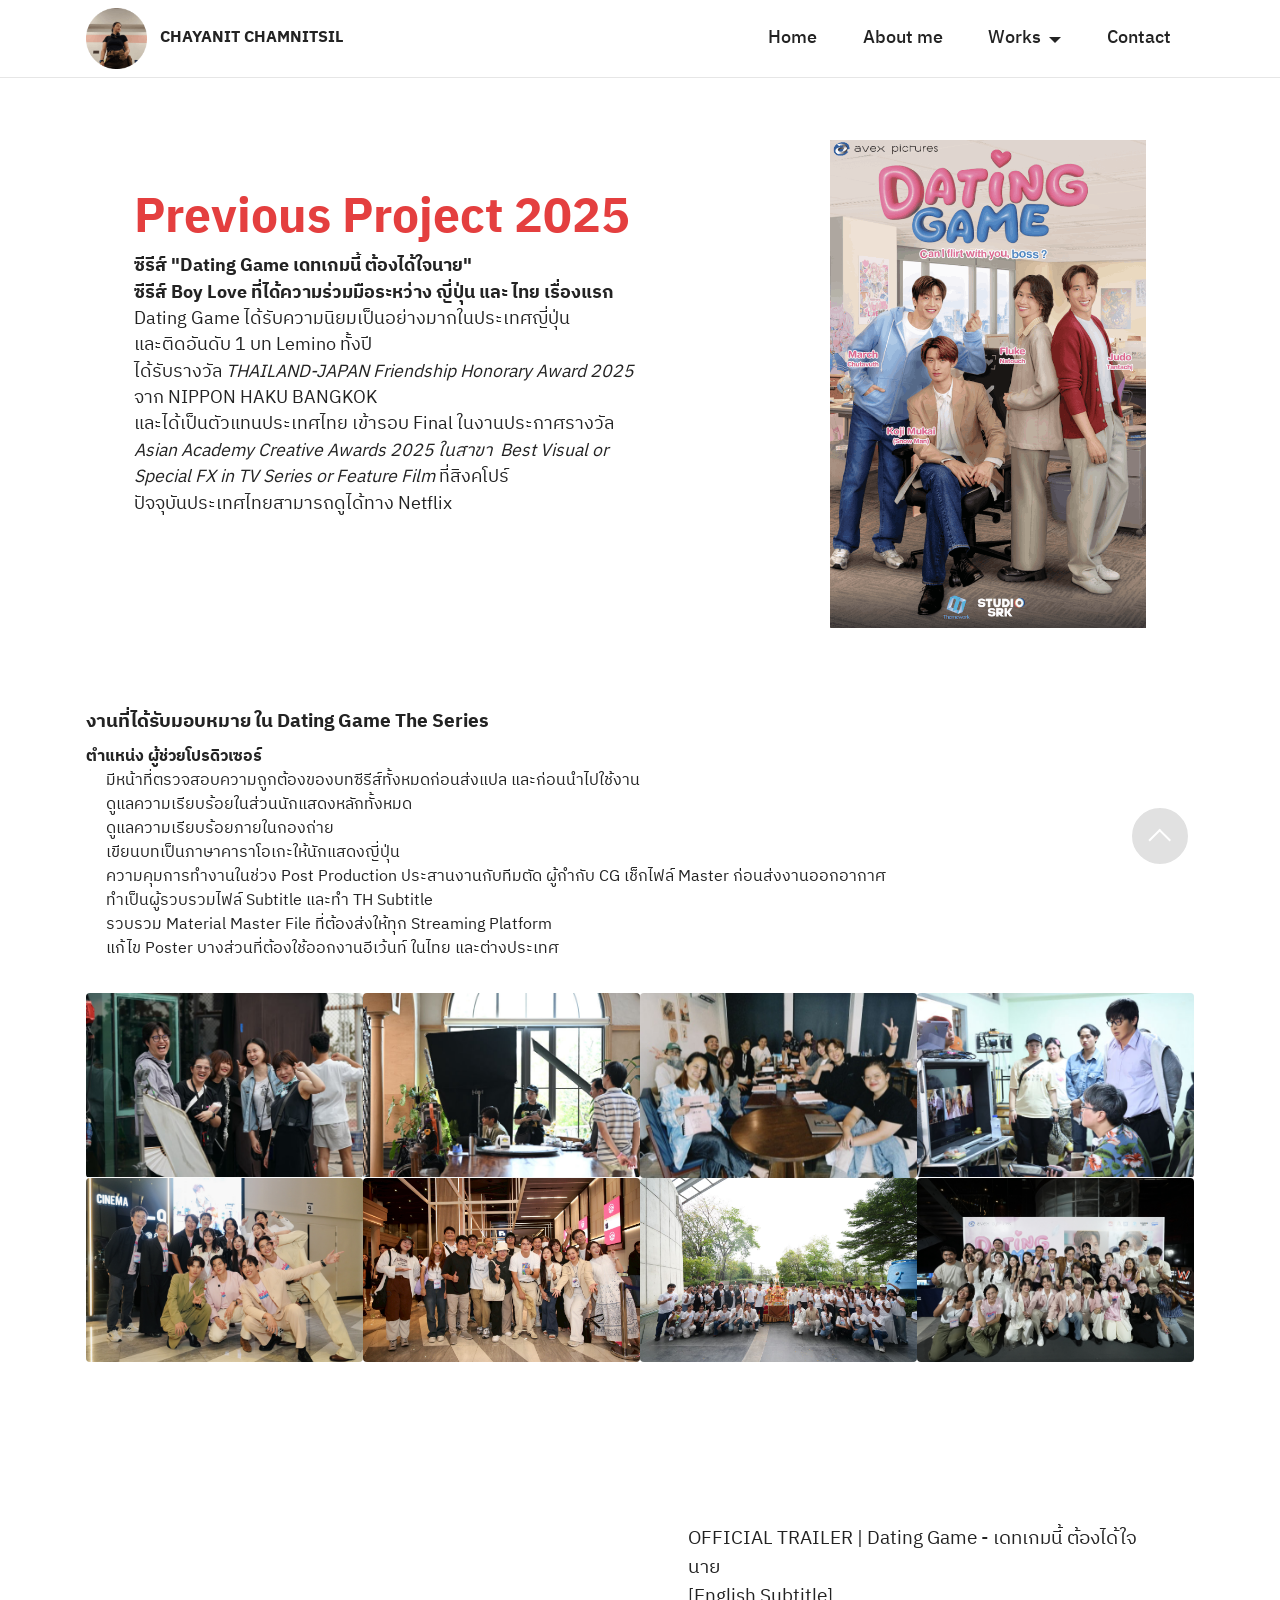
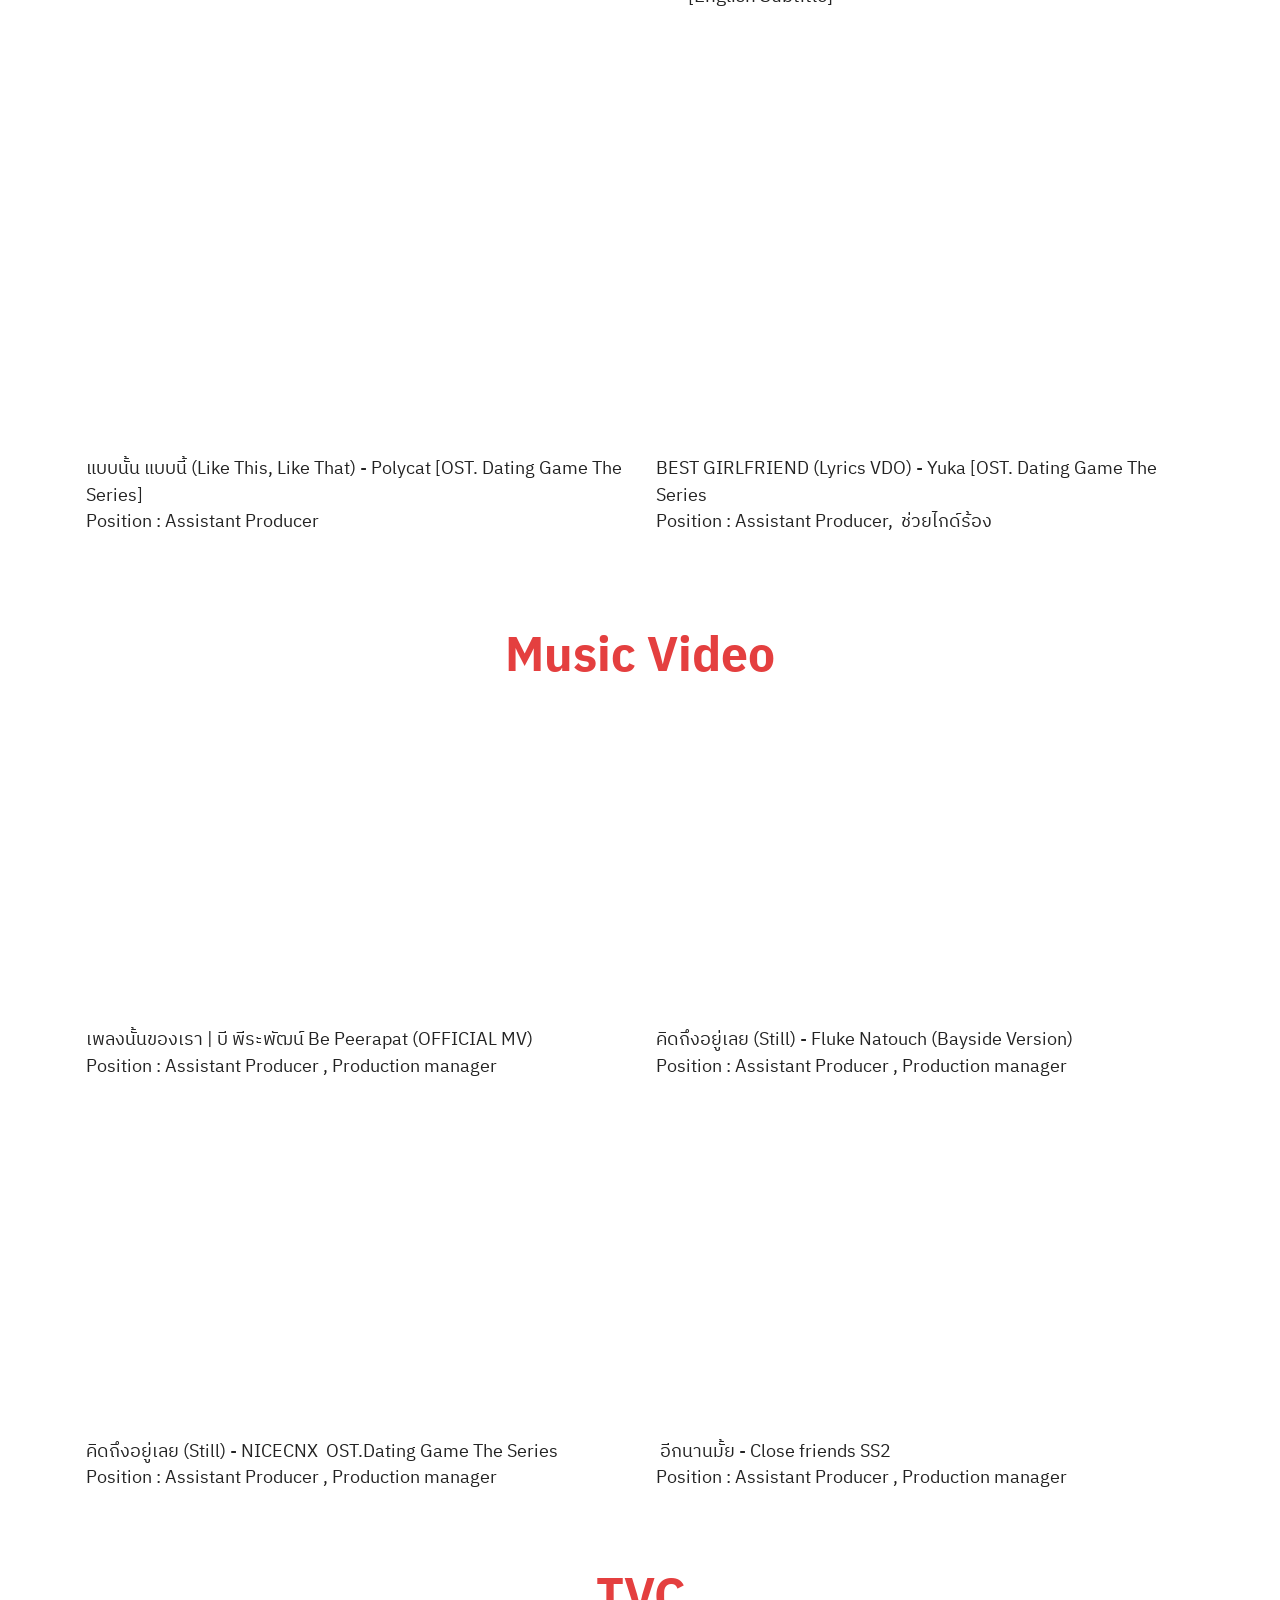
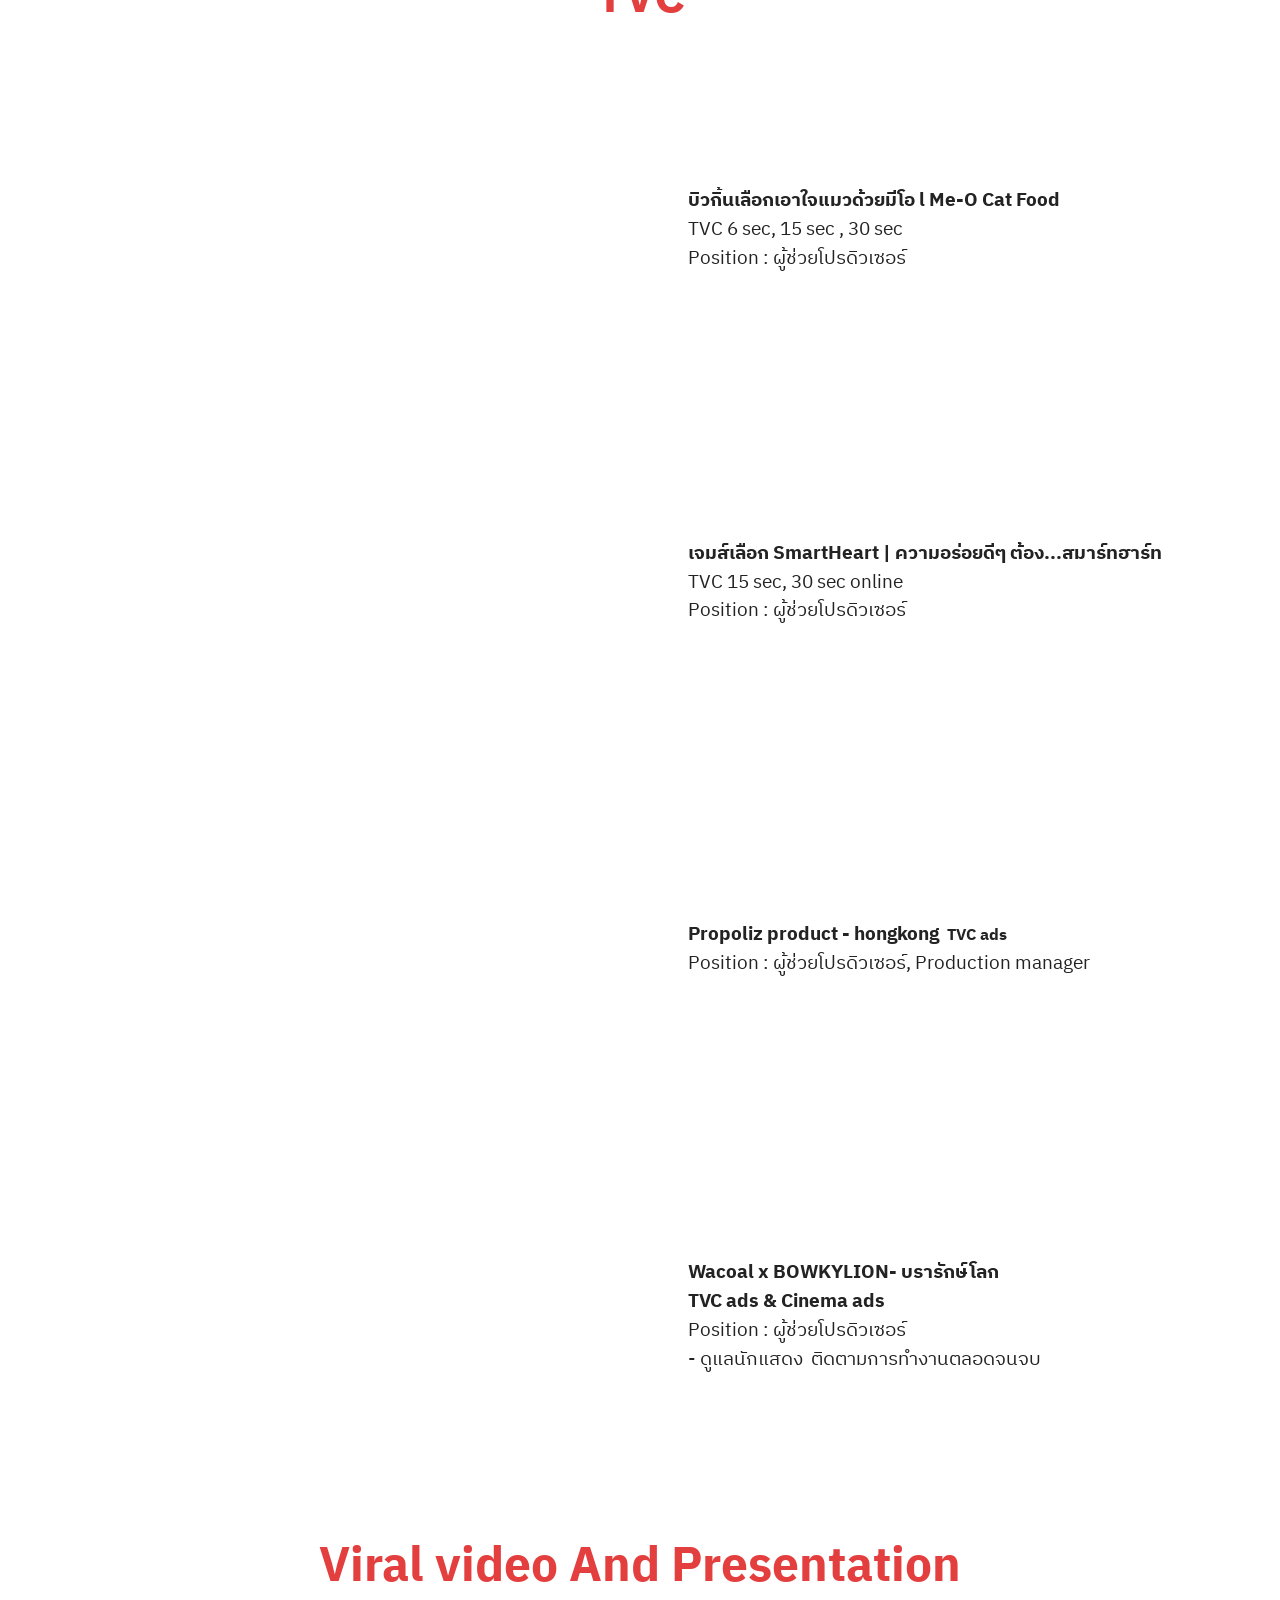
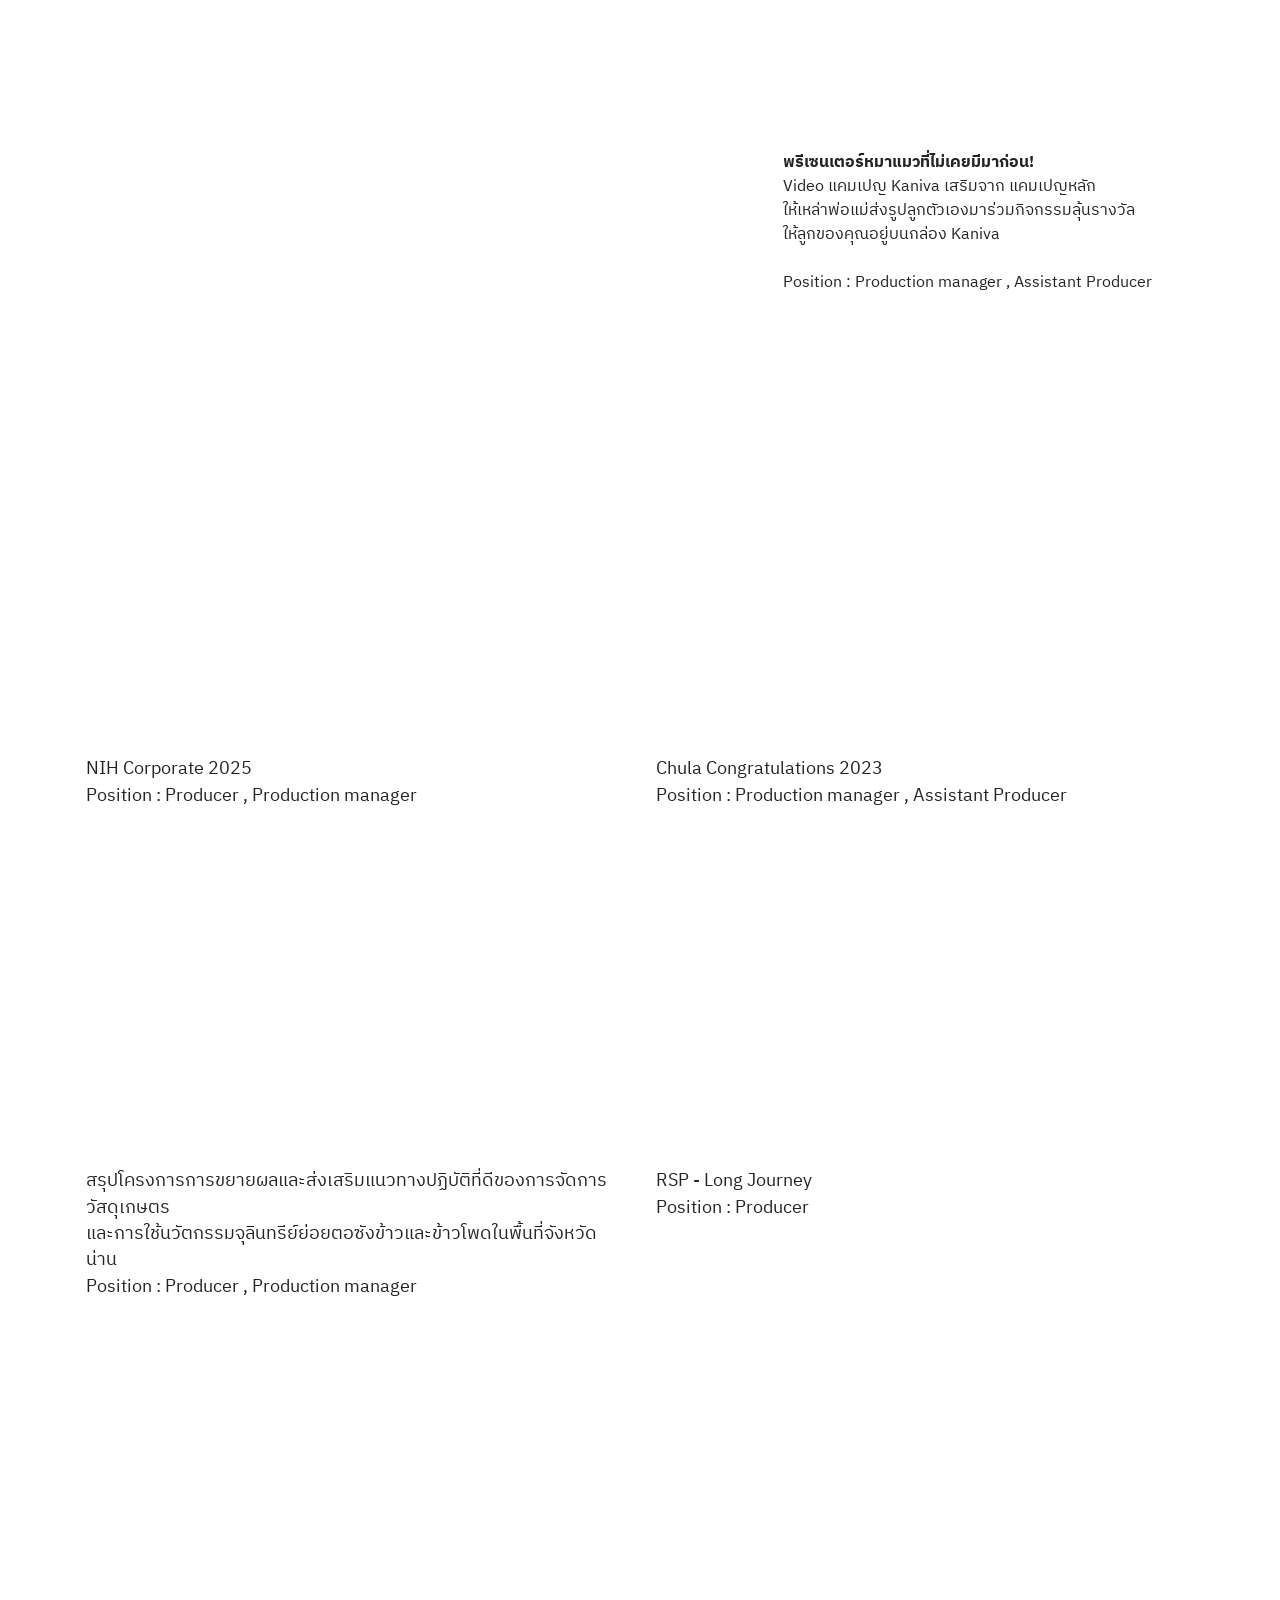
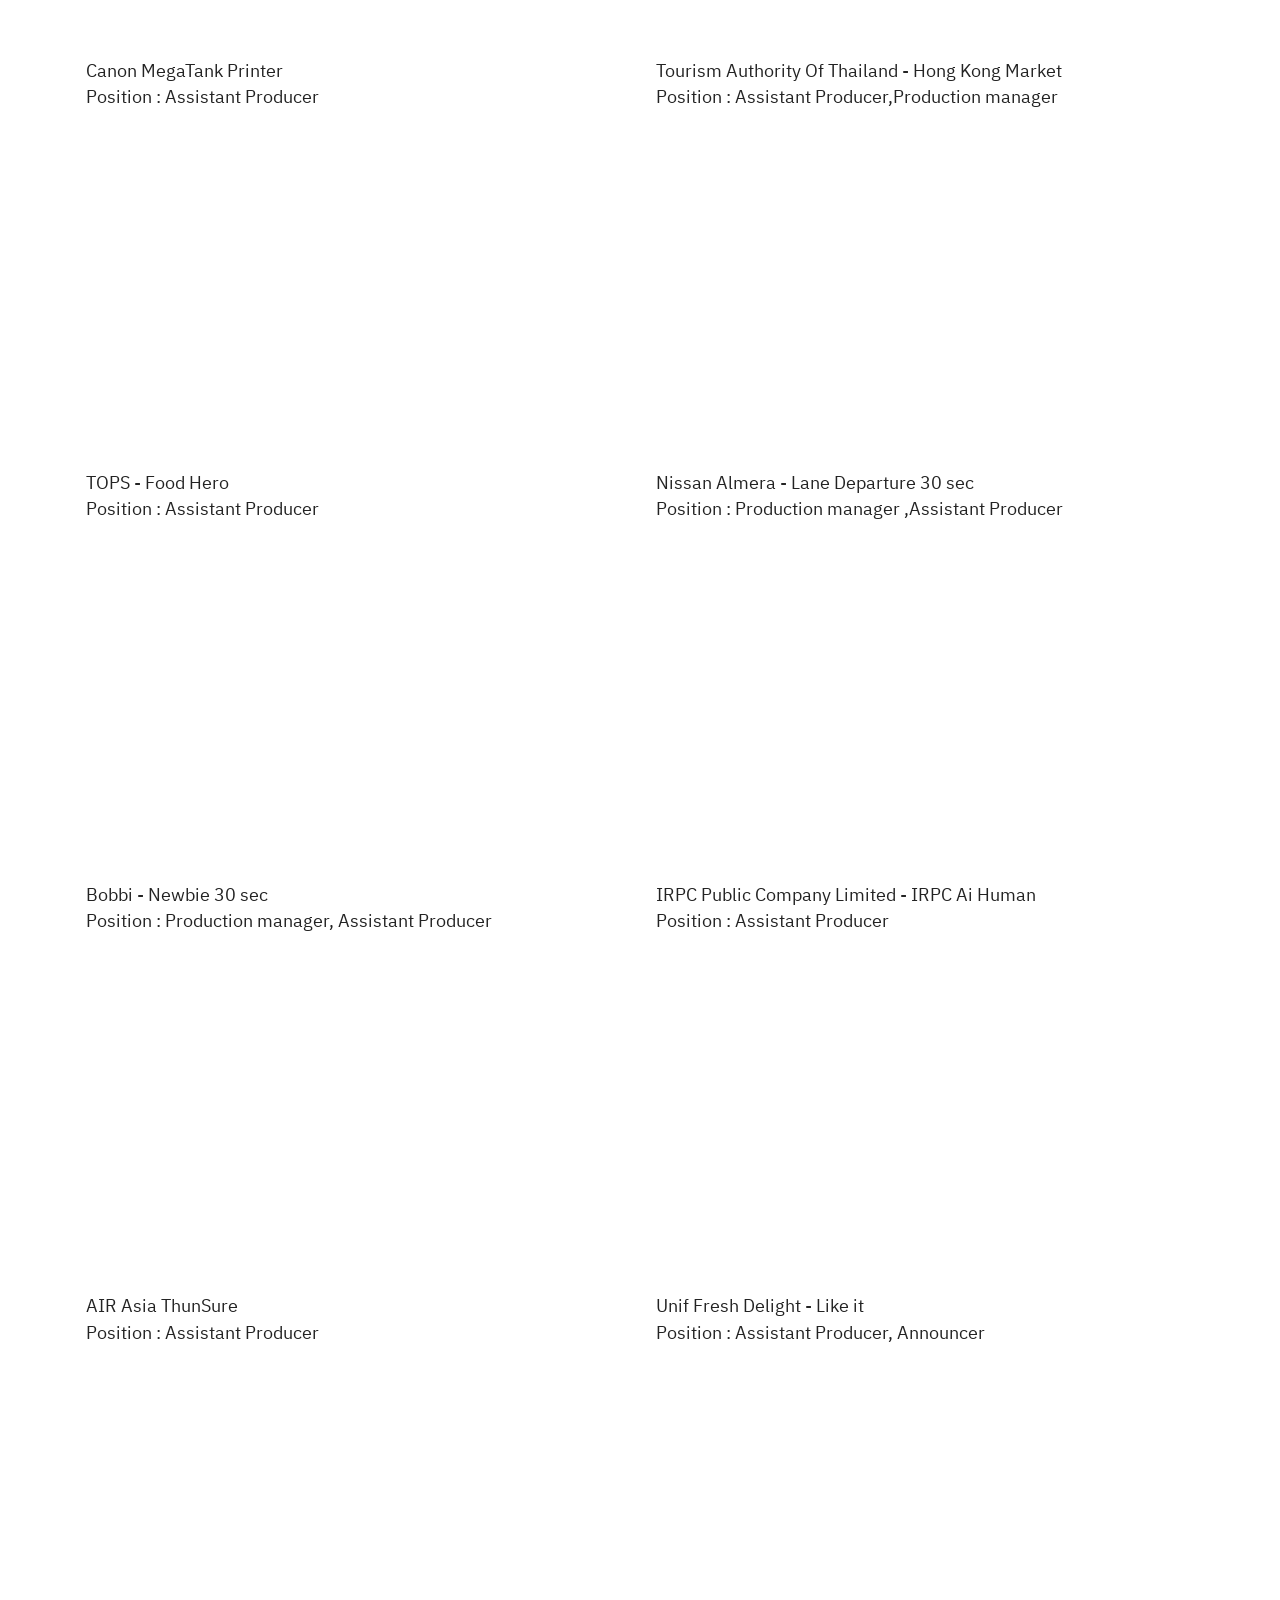
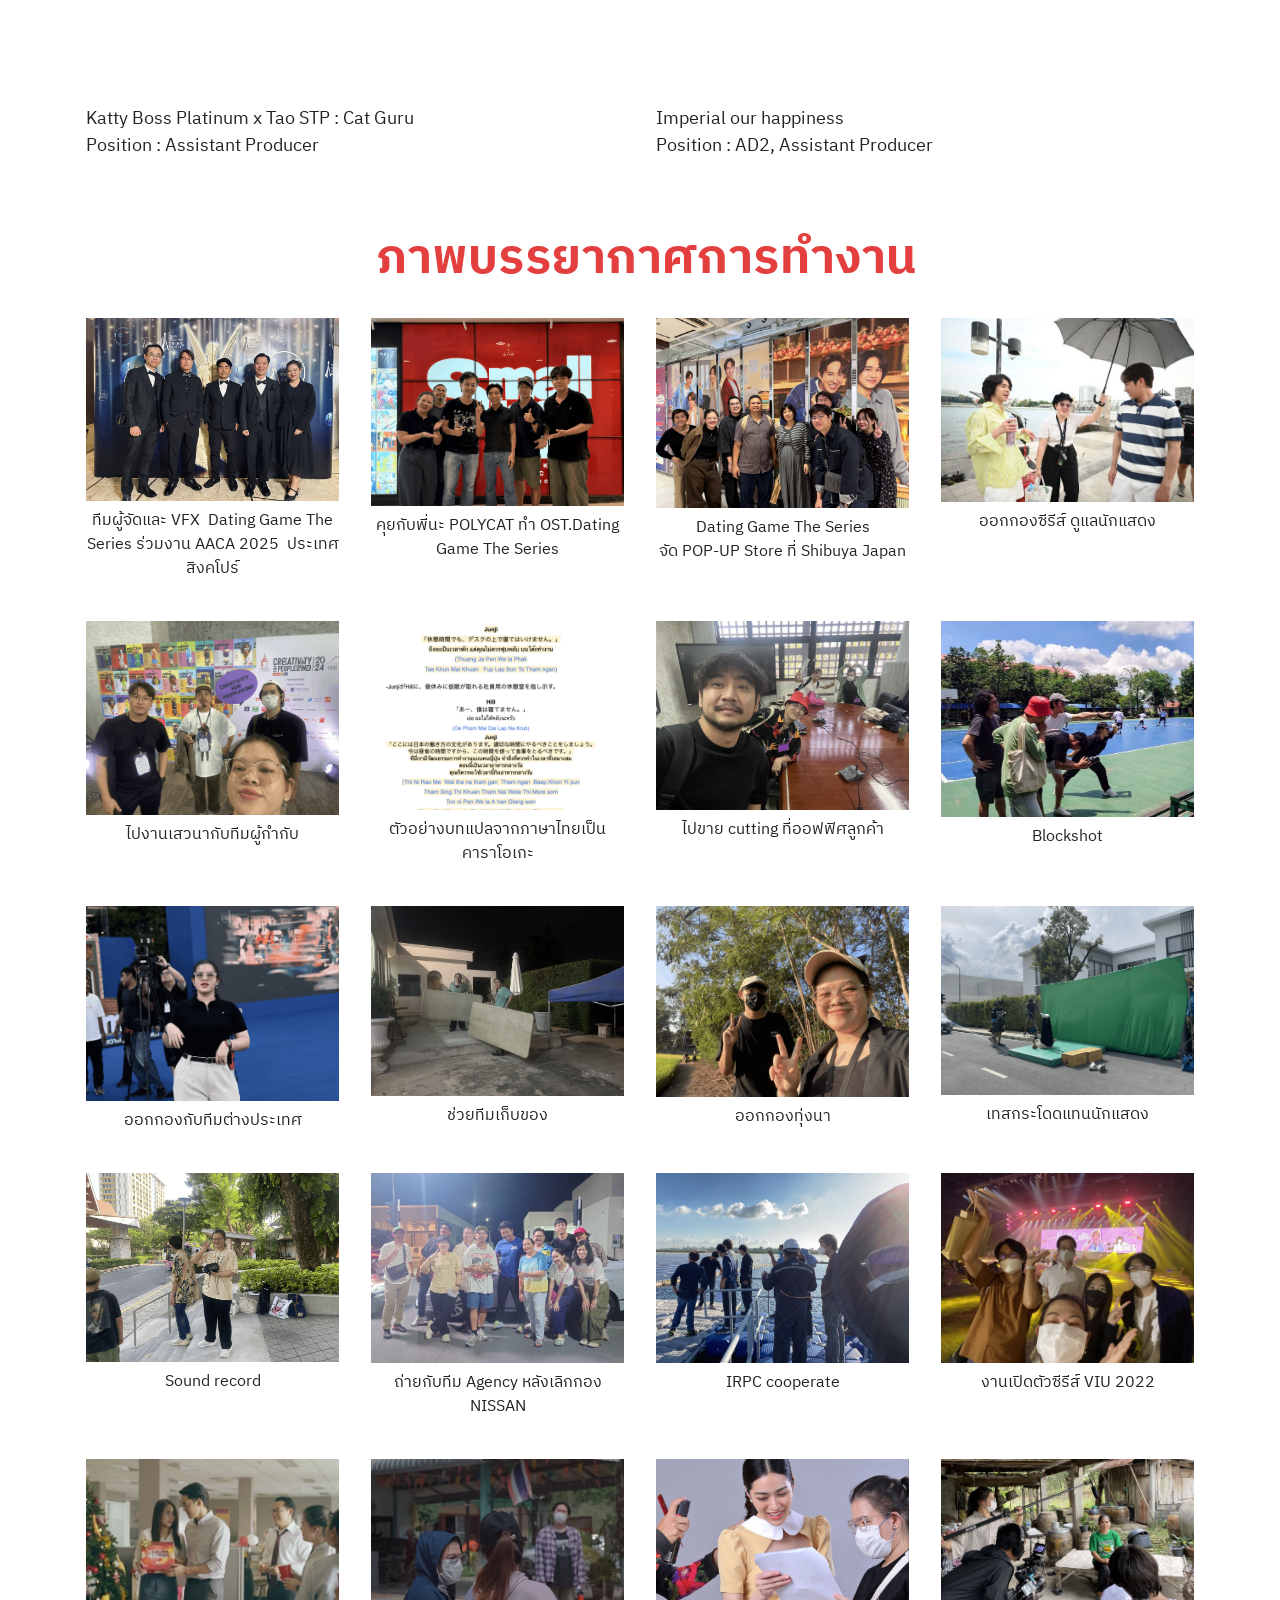
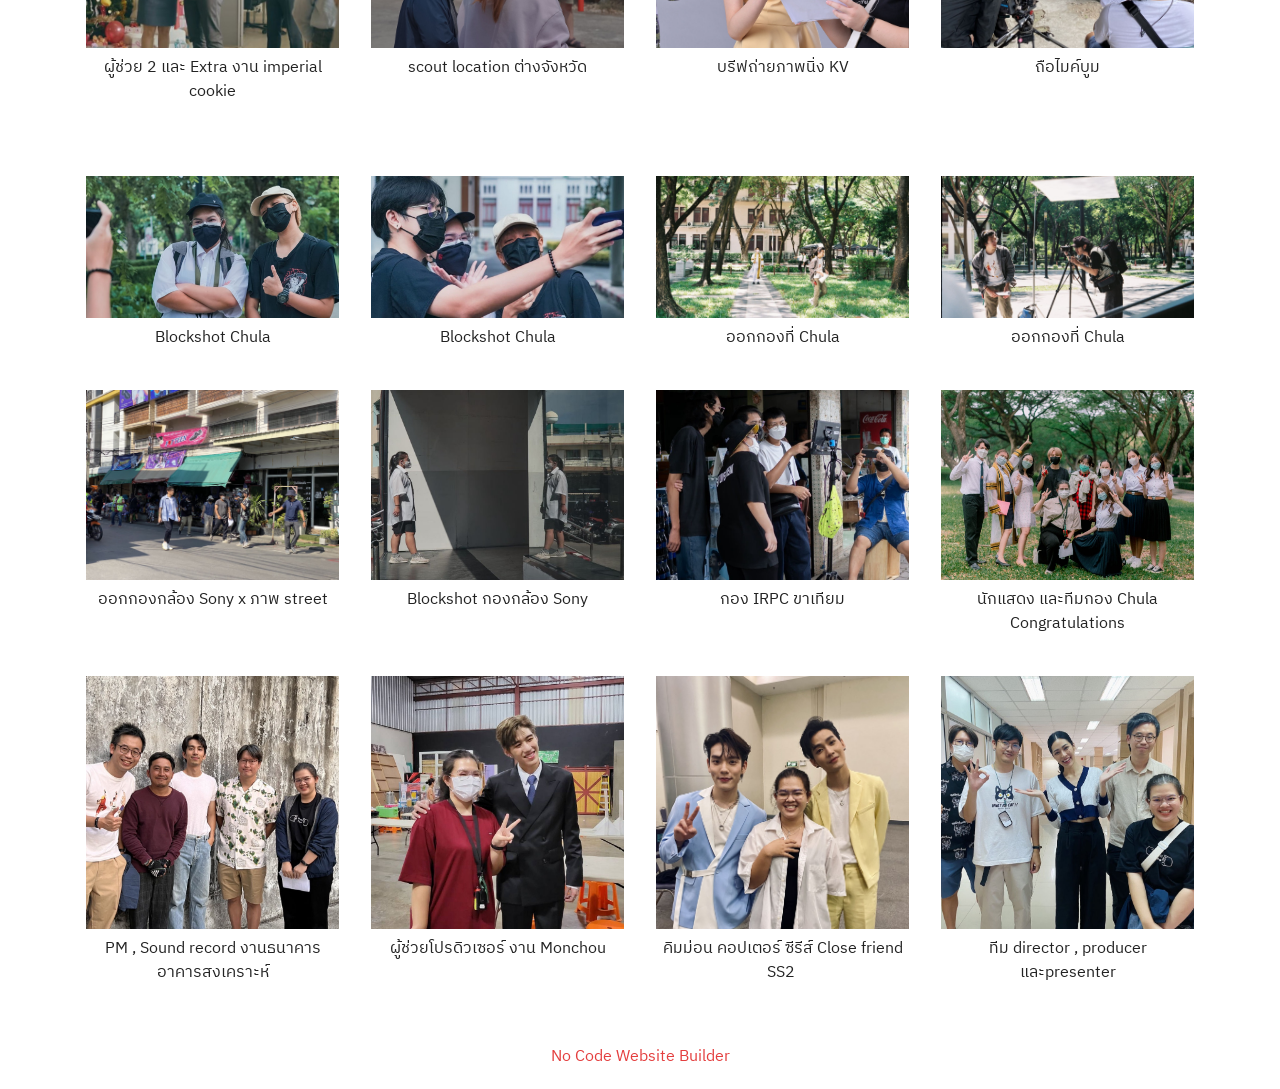
<file: page2.html>
<!DOCTYPE html>
<html  >
<head>
  <!-- Site made with Mobirise Website Builder v6.1.12, https://mobirise.com -->
  <meta charset="UTF-8">
  <meta http-equiv="X-UA-Compatible" content="IE=edge">
  <meta name="generator" content="Mobirise v6.1.12, mobirise.com">
  <meta name="viewport" content="width=device-width, initial-scale=1, minimum-scale=1">
  <link rel="shortcut icon" href="assets/images/611196702-25792781617013690-5333883379415131576-n-96x96.png" type="image/x-icon">
  <meta name="description" content="">
  
  
  <title>Work with company</title>
  <link rel="stylesheet" href="assets/web/assets/mobirise-icons2/mobirise2.css">
  <link rel="stylesheet" href="assets/bootstrap/css/bootstrap.min.css">
  <link rel="stylesheet" href="assets/dropdown/css/style.css">
  <link rel="stylesheet" href="assets/socicon/css/styles.css">
  <link rel="stylesheet" href="assets/theme/css/style.css">
  <link rel="preload" href="https://fonts.googleapis.com/css?family=IBM+Plex+Sans+Thai:100,200,300,400,500,600,700&display=swap" as="style" onload="this.onload=null;this.rel='stylesheet'">
  <noscript><link rel="stylesheet" href="https://fonts.googleapis.com/css?family=IBM+Plex+Sans+Thai:100,200,300,400,500,600,700&display=swap"></noscript>
  <link rel="preload" as="style" href="assets/mobirise/css/mbr-additional.css?v=3TlOcu"><link rel="stylesheet" href="assets/mobirise/css/mbr-additional.css?v=3TlOcu" type="text/css">

  
  
  
</head>
<body>
  
  <section data-bs-version="5.1" class="menu cid-s48OLK6784" once="menu" id="menu1-1a">
    
    <nav class="navbar navbar-dropdown navbar-fixed-top navbar-expand-lg">
        <div class="container">
            <div class="navbar-brand">
                <span class="navbar-logo">
                    <a href="index.html#features17-x">
                        <img src="assets/images/611196702-25792781617013690-5333883379415131576-n-96x96.webp" alt="" style="height: 3.8rem;">
                    </a>
                </span>
                <span class="navbar-caption-wrap"><a class="navbar-caption text-black text-primary display-7" href="index.html#features17-x">CHAYANIT CHAMNITSIL</a></span>
            </div>
            <button class="navbar-toggler" type="button" data-toggle="collapse" data-bs-toggle="collapse" data-target="#navbarSupportedContent" data-bs-target="#navbarSupportedContent" aria-controls="navbarNavAltMarkup" aria-expanded="false" aria-label="Toggle navigation">
                <div class="hamburger">
                    <span></span>
                    <span></span>
                    <span></span>
                    <span></span>
                </div>
            </button>
            <div class="collapse navbar-collapse" id="navbarSupportedContent">
                <ul class="navbar-nav nav-dropdown nav-right" data-app-modern-menu="true"><li class="nav-item"><a class="nav-link link text-black text-primary display-4" href="https://b6070373.github.io/portfolio2026/">Home</a></li><li class="nav-item"><a class="nav-link link text-black text-primary display-4" href="index.html#image1-3b">About me</a></li><li class="nav-item dropdown"><a class="nav-link link text-black text-primary dropdown-toggle display-4" href="page2.html#video4-1b" data-toggle="dropdown-submenu" data-bs-toggle="dropdown" data-bs-auto-close="outside" aria-expanded="false">Works</a><div class="dropdown-menu" aria-labelledby="dropdown-780"><a class="text-black text-primary dropdown-item display-4" href="page2.html#features16-2t">2022 - Present</a><a class="text-black text-primary dropdown-item display-4" href="page5.html#gallery1-3e">Graphic Design Work</a><a class="text-black text-primary dropdown-item display-4" href="page3.html#gallery4-1x">2018 - 2021</a><a class="text-black text-primary show dropdown-item display-4" href="page4.html#header2-1t">Selected Project</a></div></li><li class="nav-item"><a class="nav-link link text-black text-primary display-4" href="index.html#contacts2-z">Contact</a></li></ul>
                
                
            </div>
        </div>
    </nav>

</section>

<section data-bs-version="5.1" class="features15 cid-veLMszcnod" id="features16-2t">

    

    
    
    <div class="container">
        <div class="content-wrapper">
            <div class="row align-items-center">
                <div class="col-12 col-lg">
                    <div class="text-wrapper">
                        <h6 class="card-title mbr-fonts-style display-2"><strong>Previous Project 2025</strong></h6>
                        <p class="mbr-text mbr-fonts-style mb-4 display-4"><strong>ซีรีส์ "Dating Game เดทเกมนี้ ต้องได้ใจนาย"<br>ซีรีส์ Boy Love ที่ได้ความร่วมมือระหว่าง ญี่ปุ่น และ ไทย เรื่องแรก<br></strong>Dating Game ได้รับความนิยมเป็นอย่างมากในประเทศญี่ปุ่น<br>และติดอันดับ 1 บท Lemino ทั้งปี <br>ได้รับรางวัล <em>THAILAND-JAPAN Friendship Honorary Award 2025 </em><br>จาก NIPPON HAKU BANGKOK<br>และได้เป็นตัวแทนประเทศไทย เข้ารอบ Final ในงานประกาศรางวัล <br><em>Asian Academy Creative Awards 2025 ในสาขา  Best Visual or <br>Special FX in TV Series or Feature Film</em> ที่สิงคโปร์&nbsp;<br>ปัจจุบันประเทศไทยสามารถดูได้ทาง Netflix<br><br></p>
                        
                    </div>
                </div>
                <div class="col-12 col-lg-4">
                    <div class="image-wrapper">
                        <img src="assets/images/screenshot-2569-03-24-at-13.59.26-596x920.webp" alt="Mobirise Website Builder">
                    </div>
                </div>
            </div>
        </div>
    </div>
</section>

<section data-bs-version="5.1" class="gallery1 cid-veLRrXzEm4" id="gallery1-2v">
    
    
    <div class="container">
        <div class="mbr-section-head">
            <h4 class="mbr-section-title mbr-fonts-style align-center mb-0 display-5">
                <strong>งานที่ได้รับมอบหมาย ใน Dating Game The Series&nbsp;</strong></h4>
            <h5 class="mbr-section-subtitle mbr-fonts-style align-center mb-0 mt-2 display-7"><strong>ตำแหน่ง ผู้ช่วยโปรดิวเซอร์&nbsp;</strong><br>&nbsp; &nbsp; &nbsp;มีหน้าที่ตรวจสอบความถูกต้องของบทซีรีส์ทั้งหมดก่อนส่งแปล และก่อนนำไปใช้งาน&nbsp;<br>&nbsp; &nbsp; &nbsp;ดูแลความเรียบร้อยในส่วนนักแสดงหลักทั้งหมด<br>&nbsp; &nbsp; &nbsp;ดูแลความเรียบร้อยภายในกองถ่าย<br>&nbsp; &nbsp; &nbsp;เขียนบทเป็นภาษาคาราโอเกะให้นักแสดงญี่ปุ่น<br>&nbsp; &nbsp; &nbsp;ความคุมการทำงานในช่วง Post Production ประสานงานกับทีมตัด ผู้กำกับ CG เช็กไฟล์ Master ก่อนส่งงานออกอากาศ<br>&nbsp; &nbsp; &nbsp;ทำเป็นผู้รวบรวมไฟล์ Subtitle และทำ TH Subtitle<br>&nbsp; &nbsp; &nbsp;รวบรวม Material Master File ที่ต้องส่งให้ทุก Streaming Platform<br>&nbsp; &nbsp; &nbsp;แก้ไข Poster บางส่วนที่ต้องใช้ออกงานอีเว้นท์ ในไทย และต่างประเทศ<br></h5>
        </div>
        <div class="row mt-4">
            <div class="item features-image сol-12 col-md-6 col-lg-3">
                <div class="item-wrapper">
                    <div class="item-img">
                        <img src="assets/images/line-album-260325-3-644x429.webp" alt="Mobirise Website Builder" data-slide-to="0" data-bs-slide-to="0">
                    </div>
                    
                    
                </div>
            </div>
            <div class="item features-image сol-12 col-md-6 col-lg-3">
                <div class="item-wrapper">
                    <div class="item-img">
                        <img src="assets/images/line-album-260325-5-644x429.webp" alt="Mobirise Website Builder" data-slide-to="1" data-bs-slide-to="1">
                    </div>
                    
                    
                </div>
            </div>
            <div class="item features-image сol-12 col-md-6 col-lg-3">
                <div class="item-wrapper">
                    <div class="item-img">
                        <img src="assets/images/dclassic-2568-09-30-004027.660-644x483.webp" alt="Mobirise Website Builder" data-slide-to="2" data-bs-slide-to="2">
                    </div>
                    
                    
                </div>
            </div>
            <div class="item features-image сol-12 col-md-6 col-lg-3">
                <div class="item-wrapper">
                    <div class="item-img">
                        <img src="assets/images/line-album-260325-4-644x429.webp" alt="Mobirise Website Builder" title="" data-slide-to="3" data-bs-slide-to="3">
                    </div>
                    
                    
                </div>
            </div><div class="item features-image сol-12 col-md-6 col-lg-3">
                <div class="item-wrapper">
                    <div class="item-img">
                        <img src="assets/images/zan00913-6240x4160.webp" alt="Mobirise Website Builder" title="" data-slide-to="4" data-bs-slide-to="4">
                    </div>
                    
                    
                </div>
            </div><div class="item features-image сol-12 col-md-6 col-lg-3">
                <div class="item-wrapper">
                    <div class="item-img">
                        <img src="assets/images/img-472-2048x1365.webp" alt="Mobirise Website Builder" title="" data-slide-to="5" data-bs-slide-to="5">
                    </div>
                    
                    
                </div>
            </div><div class="item features-image сol-12 col-md-6 col-lg-3">
                <div class="item-wrapper">
                    <div class="item-img">
                        <img src="assets/images/line-album-260325-6-2048x1365.webp" alt="Mobirise Website Builder" title="" data-slide-to="6" data-bs-slide-to="6">
                    </div>
                    
                    
                </div>
            </div><div class="item features-image сol-12 col-md-6 col-lg-3">
                <div class="item-wrapper">
                    <div class="item-img">
                        <img src="assets/images/zan06108-5746x3831.webp" alt="Mobirise Website Builder" title="" data-slide-to="7" data-bs-slide-to="7">
                    </div>
                    
                    
                </div>
            </div>
        </div>
    </div>
</section>

<section data-bs-version="5.1" class="video4 cid-veLQOLFazZ" id="video4-2u">
    
    
    
    <div class="container">
        <div class="title-wrapper mb-5">
            
        </div>
        <div class="row align-items-center">
            <div class="col-12 col-lg-6 video-block">
                <div class="video-wrapper"><iframe class="mbr-embedded-video" src="https://www.youtube.com/embed/E5rPo5YEyJw?rel=0&amp;amp;&amp;showinfo=0&amp;autoplay=0&amp;loop=0" width="1280" height="720" frameborder="0" allowfullscreen></iframe></div>
                
            </div>
            <div class="col-12 col-lg">
                <div class="text-wrapper">
                    <h5 class="mbr-section-subtitle mbr-fonts-style mb-3 display-5"><br><div>OFFICIAL TRAILER | Dating Game - เดทเกมนี้ ต้องได้ใจนาย <br>[English Subtitle]</div></h5>
                    
                </div>
            </div>
        </div>
    </div>
</section>

<section data-bs-version="5.1" class="video3 cid-veRPv878Xe" id="video3-3a">
    
    
    
    <div class="container">
        
        <div class="row mt-4">
            <div class="col-12 col-md-6 video-block">
                <div class="video-wrapper"><iframe class="mbr-embedded-video" src="https://www.youtube.com/embed/qsGn4Ks9g8s?rel=0&amp;amp;&amp;showinfo=0&amp;autoplay=0&amp;loop=0" width="1280" height="720" frameborder="0" allowfullscreen></iframe></div>
                <p class="mbr-text pt-2 mbr-fonts-style display-4">แบบนั้น แบบนี้ (Like This, Like That) - Polycat [OST. Dating Game The Series]<br>Position :&nbsp;Assistant Producer </p>
            </div>
            <div class="col-12 col-md-6 video-block">
                <div class="video-wrapper"><iframe class="mbr-embedded-video" src="https://www.youtube.com/embed/gX1sgkNVuXg?rel=0&amp;amp;&amp;showinfo=0&amp;autoplay=0&amp;loop=0" width="1280" height="720" frameborder="0" allowfullscreen></iframe></div>
                <p class="mbr-text pt-2 mbr-fonts-style display-4">BEST GIRLFRIEND (Lyrics VDO) - Yuka [OST. Dating Game The Series<br>Position : Assistant Producer,&nbsp; ช่วยไกด์ร้อง<br></p>
            </div>
        </div>
    </div>
</section>

<section data-bs-version="5.1" class="video3 cid-veHQTLYPPX" id="video3-2o">
    
    
    
    <div class="container">
        <div class="mbr-section-head">
            <h4 class="mbr-section-title mbr-fonts-style mb-0 display-2"><strong>Music Video</strong></h4>
            
        </div>
        <div class="row mt-4">
            <div class="col-12 col-md-6 video-block">
                <div class="video-wrapper"><iframe class="mbr-embedded-video" src="https://www.youtube.com/embed/VA43vlxc3qc?rel=0&amp;amp;&amp;showinfo=0&amp;autoplay=0&amp;loop=0" width="1280" height="720" frameborder="0" allowfullscreen></iframe></div>
                <p class="mbr-text pt-2 mbr-fonts-style display-4">เพลงนั้นของเรา | บี พีระพัฒน์ Be Peerapat (OFFICIAL MV)<br>Position : Assistant Producer , Production manager<br></p>
            </div>
            <div class="col-12 col-md-6 video-block">
                <div class="video-wrapper"><iframe class="mbr-embedded-video" src="https://www.youtube.com/embed/jAhhPKwx8CA?rel=0&amp;amp;&amp;showinfo=0&amp;autoplay=0&amp;loop=0" width="1280" height="720" frameborder="0" allowfullscreen></iframe></div>
                <p class="mbr-text pt-2 mbr-fonts-style display-4">คิดถึงอยู่เลย (Still) - Fluke Natouch (Bayside Version)<br>Position : Assistant Producer , Production manager<br></p>
            </div>
        </div>
    </div>
</section>

<section data-bs-version="5.1" class="video3 cid-veHPqKdfQZ" id="video3-2n">
    
    
    
    <div class="container">
        
        <div class="row mt-4">
            <div class="col-12 col-md-6 video-block">
                <div class="video-wrapper"><iframe class="mbr-embedded-video" src="https://www.youtube.com/embed/m9MOe-NDdZ4?rel=0&amp;amp;&amp;showinfo=0&amp;autoplay=0&amp;loop=0" width="1280" height="720" frameborder="0" allowfullscreen></iframe></div>
                <p class="mbr-text pt-2 mbr-fonts-style display-4">คิดถึงอยู่เลย (Still) - NICECNX&nbsp; OST.Dating Game The Series<br>Position : Assistant Producer , Production manager<br></p>
            </div>
            <div class="col-12 col-md-6 video-block">
                <div class="video-wrapper"><iframe class="mbr-embedded-video" src="https://player.vimeo.com/video/707687836?autoplay=0&amp;loop=0" width="1280" height="720" frameborder="0" allowfullscreen></iframe></div>
                <p class="mbr-text pt-2 mbr-fonts-style display-4">&nbsp;อีกนานมั้ย - Close friends SS2<br>Position : Assistant Producer , Production manager<br></p>
            </div>
        </div>
    </div>
</section>

<section data-bs-version="5.1" class="video4 cid-tI0ARrR1ah" id="video4-1b">
    
    
    
    <div class="container">
        <div class="title-wrapper mb-5">
            <h4 class="mbr-section-title mbr-fonts-style mb-0 display-2"><strong>TVC</strong></h4>
        </div>
        <div class="row align-items-center">
            <div class="col-12 col-lg-6 video-block">
                <div class="video-wrapper"><iframe class="mbr-embedded-video" src="https://www.youtube.com/embed/0K18TvTAUn0?rel=0&amp;amp;&amp;showinfo=0&amp;autoplay=0&amp;loop=0" width="1280" height="720" frameborder="0" allowfullscreen></iframe></div>
                
            </div>
            <div class="col-12 col-lg">
                <div class="text-wrapper">
                    <h5 class="mbr-section-subtitle mbr-fonts-style mb-3 display-5"><br><div><strong>บิวกิ้นเลือกเอาใจแมวด้วยมีโอ l Me-O Cat Food</strong><br>TVC 6 sec, 15 sec , 30 sec<br>Position : ผู้ช่วยโปรดิวเซอร์</div></h5>
                    
                </div>
            </div>
        </div>
    </div>
</section>

<section data-bs-version="5.1" class="video4 cid-veHS3vsRki" id="video4-2p">
    
    
    
    <div class="container">
        <div class="title-wrapper mb-5">
            
        </div>
        <div class="row align-items-center">
            <div class="col-12 col-lg-6 video-block">
                <div class="video-wrapper"><iframe class="mbr-embedded-video" src="https://www.youtube.com/embed/N8K81WBR8AA?rel=0&amp;amp;&amp;showinfo=0&amp;autoplay=0&amp;loop=0" width="1280" height="720" frameborder="0" allowfullscreen></iframe></div>
                
            </div>
            <div class="col-12 col-lg">
                <div class="text-wrapper">
                    <h5 class="mbr-section-subtitle mbr-fonts-style mb-3 display-5"><div><strong>เจมส์เลือก SmartHeart | ความอร่อยดีๆ ต้อง...สมาร์ทฮาร์ท</strong></div><div>TVC 15 sec, 30 sec online<br>Position : ผู้ช่วยโปรดิวเซอร์</div></h5>
                    
                </div>
            </div>
        </div>
    </div>
</section>

<section data-bs-version="5.1" class="video4 cid-veHS4N58K1" id="video4-2q">
    
    
    
    <div class="container">
        <div class="title-wrapper mb-5">
            
        </div>
        <div class="row align-items-center">
            <div class="col-12 col-lg-6 video-block">
                <div class="video-wrapper"><iframe class="mbr-embedded-video" src="https://player.vimeo.com/video/828236834?autoplay=0&amp;loop=0" width="1280" height="720" frameborder="0" allowfullscreen></iframe></div>
                
            </div>
            <div class="col-12 col-lg">
                <div class="text-wrapper">
                    <h5 class="mbr-section-subtitle mbr-fonts-style mb-3 display-5"><strong>Propoliz product - hongkong&nbsp;&nbsp;</strong><strong style="font-size: 1rem;">TVC ads</strong><div>Position : ผู้ช่วยโปรดิวเซอร์, Production manager</div></h5>
                    
                </div>
            </div>
        </div>
    </div>
</section>

<section data-bs-version="5.1" class="video4 cid-tImmPUZZ9d" id="video4-1m">
    
    
    
    <div class="container">
        <div class="title-wrapper mb-5">
            
        </div>
        <div class="row align-items-center">
            <div class="col-12 col-lg-6 video-block">
                <div class="video-wrapper"><iframe class="mbr-embedded-video" src="https://player.vimeo.com/video/815243951?autoplay=0&amp;loop=0" width="1280" height="720" frameborder="0" allowfullscreen></iframe></div>
                
            </div>
            <div class="col-12 col-lg">
                <div class="text-wrapper">
                    <h5 class="mbr-section-subtitle mbr-fonts-style mb-3 display-5"><strong>Wacoal x BOWKYLION- บรารักษ์โลก<br>TVC ads &amp; Cinema ads</strong><br>Position : ผู้ช่วยโปรดิวเซอร์<br>- ดูแลนักแสดง&nbsp;&nbsp;ติดตามการทำงานตลอดจนจบ&nbsp;<br></h5>
                    
                </div>
            </div>
        </div>
    </div>
</section>

<section data-bs-version="5.1" class="video4 cid-vkkN7KUECe" id="video4-3k">
    
    
    
    <div class="container">
        <div class="title-wrapper mb-5">
            <h4 class="mbr-section-title mbr-fonts-style mb-0 display-2"><strong>Viral video And Presentation</strong></h4>
        </div>
        <div class="row align-items-center">
            <div class="col-12 col-lg-7 video-block">
                <div class="video-wrapper"><iframe class="mbr-embedded-video" src="https://www.youtube.com/embed/zjqsLSaPS4M?rel=0&amp;amp;&amp;showinfo=0&amp;autoplay=0&amp;loop=0" width="1280" height="720" frameborder="0" allowfullscreen></iframe></div>
                
            </div>
            <div class="col-12 col-lg">
                <div class="text-wrapper">
                    <h5 class="mbr-section-subtitle mbr-fonts-style mb-3 display-7"><br><div><strong>พรีเซนเตอร์หมาแมวที่ไม่เคยมีมาก่อน!</strong><br>Video แคมเปญ Kaniva เสริมจาก แคมเปญหลัก<br>ให้เหล่าพ่อแม่ส่งรูปลูกตัวเองมาร่วมกิจกรรมลุ้นรางวัล<br>ให้ลูกของคุณอยู่บนกล่อง Kaniva<br><br>Position : Production manager , Assistant Producer</div></h5>
                    
                </div>
            </div>
        </div>
    </div>
</section>

<section data-bs-version="5.1" class="video3 cid-tI1Ex1B08X" id="video3-1d">
    
    
    
    <div class="container">
        
        <div class="row mt-4">
            <div class="col-12 col-md-6 video-block">
                <div class="video-wrapper"><iframe class="mbr-embedded-video" src="https://www.youtube.com/embed/6bdVAolFn0M?rel=0&amp;amp;&amp;showinfo=0&amp;autoplay=0&amp;loop=0" width="1280" height="720" frameborder="0" allowfullscreen></iframe></div>
                <p class="mbr-text pt-2 mbr-fonts-style display-4">NIH Corporate 2025<br>Position : Producer , Production manager<br></p>
            </div>
            <div class="col-12 col-md-6 video-block">
                <div class="video-wrapper"><iframe class="mbr-embedded-video" src="https://www.youtube.com/embed/llz76y2qMPk?rel=0&amp;amp;&amp;showinfo=0&amp;autoplay=0&amp;loop=0" width="1280" height="720" frameborder="0" allowfullscreen></iframe></div>
                <p class="mbr-text pt-2 mbr-fonts-style display-4">Chula Congratulations 2023<br>Position : Production manager , Assistant Producer<br></p>
            </div>
        </div>
    </div>
</section>

<section data-bs-version="5.1" class="video3 cid-veLVRZCRwR" id="video3-2w">
    
    
    
    <div class="container">
        
        <div class="row mt-4">
            <div class="col-12 col-md-6 video-block">
                <div class="video-wrapper"><iframe class="mbr-embedded-video" src="https://www.youtube.com/embed/p2PTMAEcXxE?rel=0&amp;amp;&amp;showinfo=0&amp;autoplay=0&amp;loop=0" width="1280" height="720" frameborder="0" allowfullscreen></iframe></div>
                <p class="mbr-text pt-2 mbr-fonts-style display-4">สรุปโครงการการขยายผลและส่งเสริมแนวทางปฏิบัติที่ดีของการจัดการวัสดุเกษตร<br>และการใช้นวัตกรรมจุลินทรีย์ย่อยตอซังข้าวและข้าวโพดในพื้นที่จังหวัดน่าน<br>Position : Producer , Production manager<br></p>
            </div>
            <div class="col-12 col-md-6 video-block">
                <div class="video-wrapper"><iframe class="mbr-embedded-video" src="https://player.vimeo.com/video/1009743879?autoplay=0&amp;loop=0" width="1280" height="720" frameborder="0" allowfullscreen></iframe></div>
                <p class="mbr-text pt-2 mbr-fonts-style display-4">RSP - Long Journey<br>Position : Producer<br></p>
            </div>
        </div>
    </div>
</section>

<section data-bs-version="5.1" class="video3 cid-veXAGEOq6q" id="video3-3c">
    
    
    
    <div class="container">
        
        <div class="row mt-4">
            <div class="col-12 col-md-6 video-block">
                <div class="video-wrapper"><iframe class="mbr-embedded-video" src="https://player.vimeo.com/video/1113136699?autoplay=0&amp;loop=0" width="1280" height="720" frameborder="0" allowfullscreen></iframe></div>
                <p class="mbr-text pt-2 mbr-fonts-style display-4">Canon MegaTank Printer<br>Position : Assistant Producer<br></p>
            </div>
            <div class="col-12 col-md-6 video-block">
                <div class="video-wrapper"><iframe class="mbr-embedded-video" src="https://player.vimeo.com/video/1140455996?autoplay=0&amp;loop=0" width="1280" height="720" frameborder="0" allowfullscreen></iframe></div>
                <p class="mbr-text pt-2 mbr-fonts-style display-4">
                    Tourism Authority Of Thailand - Hong Kong Market<br>Position : Assistant Producer,Production manager<br></p>
            </div>
        </div>
    </div>
</section>

<section data-bs-version="5.1" class="video3 cid-veM0rr2ngl" id="video3-2x">
    
    
    
    <div class="container">
        
        <div class="row mt-4">
            <div class="col-12 col-md-6 video-block">
                <div class="video-wrapper"><iframe class="mbr-embedded-video" src="https://player.vimeo.com/video/1032977826?autoplay=0&amp;loop=0" width="1280" height="720" frameborder="0" allowfullscreen></iframe></div>
                <p class="mbr-text pt-2 mbr-fonts-style display-4">TOPS - Food Hero<br>Position : Assistant Producer<br></p>
            </div>
            <div class="col-12 col-md-6 video-block">
                <div class="video-wrapper"><iframe class="mbr-embedded-video" src="https://player.vimeo.com/video/970312978?autoplay=0&amp;loop=0" width="1280" height="720" frameborder="0" allowfullscreen></iframe></div>
                <p class="mbr-text pt-2 mbr-fonts-style display-4">Nissan Almera - Lane Departure 30 sec<br>Position : Production manager ,Assistant Producer<br></p>
            </div>
        </div>
    </div>
</section>

<section data-bs-version="5.1" class="video3 cid-tIthwyLbFq" id="video3-26">
    
    
    
    <div class="container">
        
        <div class="row mt-4">
            <div class="col-12 col-md-6 video-block">
                <div class="video-wrapper"><iframe class="mbr-embedded-video" src="https://player.vimeo.com/video/985496870?autoplay=0&amp;loop=0" width="1280" height="720" frameborder="0" allowfullscreen></iframe></div>
                <p class="mbr-text pt-2 mbr-fonts-style display-4">Bobbi - Newbie 30 sec<br>Position : Production manager, Assistant Producer<br></p>
            </div>
            <div class="col-12 col-md-6 video-block">
                <div class="video-wrapper"><iframe class="mbr-embedded-video" src="https://player.vimeo.com/video/792153703?autoplay=0&amp;loop=0" width="1280" height="720" frameborder="0" allowfullscreen></iframe></div>
                <p class="mbr-text pt-2 mbr-fonts-style display-4">IRPC Public Company Limited - IRPC Ai Human<br>Position : Assistant Producer<br></p>
            </div>
        </div>
    </div>
</section>

<section data-bs-version="5.1" class="video3 cid-tIxRMueUwJ" id="video3-2e">
    
    
    
    <div class="container">
        
        <div class="row mt-4">
            <div class="col-12 col-md-6 video-block">
                <div class="video-wrapper"><iframe class="mbr-embedded-video" src="https://player.vimeo.com/video/981244613?autoplay=0&amp;loop=0" width="1280" height="720" frameborder="0" allowfullscreen></iframe></div>
                <p class="mbr-text pt-2 mbr-fonts-style display-4">AIR Asia ThunSure<br>Position : Assistant Producer<br></p>
            </div>
            <div class="col-12 col-md-6 video-block">
                <div class="video-wrapper"><iframe class="mbr-embedded-video" src="https://player.vimeo.com/video/1009742718?autoplay=0&amp;loop=0" width="1280" height="720" frameborder="0" allowfullscreen></iframe></div>
                <p class="mbr-text pt-2 mbr-fonts-style display-4">
                    Unif Fresh Delight - Like it<br>Position : Assistant Producer, Announcer<br></p>
            </div>
        </div>
    </div>
</section>

<section data-bs-version="5.1" class="video3 cid-tIxRYtAIaE" id="video3-2f">
    
    
    
    <div class="container">
        
        <div class="row mt-4">
            <div class="col-12 col-md-6 video-block">
                <div class="video-wrapper"><iframe class="mbr-embedded-video" src="https://player.vimeo.com/video/837427217?autoplay=0&amp;loop=0" width="1280" height="720" frameborder="0" allowfullscreen></iframe></div>
                <p class="mbr-text pt-2 mbr-fonts-style display-4">Katty Boss Platinum x Tao STP : Cat Guru<br>Position : Assistant Producer<br></p>
            </div>
            <div class="col-12 col-md-6 video-block">
                <div class="video-wrapper"><iframe class="mbr-embedded-video" src="https://player.vimeo.com/video/484307405?autoplay=0&amp;loop=0" width="1280" height="720" frameborder="0" allowfullscreen></iframe></div>
                <p class="mbr-text pt-2 mbr-fonts-style display-4">Imperial our happiness<br>Position : AD2, Assistant Producer<br><br></p>
            </div>
        </div>
    </div>
</section>

<section data-bs-version="5.1" class="gallery4 mbr-gallery cid-tIsYvWT5HU" id="gallery4-23">
    

    
    

    <div class="container">
        <div class="mbr-section-head">
            <h3 class="mbr-section-title mbr-fonts-style align-center m-0 display-2"><strong>&nbsp;ภาพบรรยากาศการทำงาน</strong></h3>
            
        </div>
        <div class="row mbr-gallery mt-4">
            <div class="col-12 col-md-6 col-lg-3 item gallery-image active">
                <div class="item-wrapper" data-toggle="modal" data-bs-toggle="modal" data-target="#vkkNYJMmJB-modal" data-bs-target="#vkkNYJMmJB-modal">
                    <img class="w-100" src="assets/images/img-9865-3866x2900.webp" alt="Mobirise Website Builder" data-slide-to="0" data-bs-slide-to="0" data-target="#lb-vkkNYJMmJB" data-bs-target="#lb-vkkNYJMmJB">
                    <div class="icon-wrapper">
                        <span class="mobi-mbri mobi-mbri-search mbr-iconfont mbr-iconfont-btn"></span>
                    </div>
                </div>
                <h6 class="mbr-item-subtitle mbr-fonts-style align-center mb-2 mt-2 display-7">ทีมผู้จัดและ VFX&nbsp; Dating Game The Series ร่วมงาน AACA 2025&nbsp; ประเทศสิงคโปร์</h6>
            </div><div class="col-12 col-md-6 col-lg-3 item gallery-image">
                <div class="item-wrapper" data-toggle="modal" data-bs-toggle="modal" data-target="#vkkNYJMmJB-modal" data-bs-target="#vkkNYJMmJB-modal">
                    <img class="w-100" src="assets/images/screenshot-2569-03-25-at-15.45.55-1130x952.webp" alt="Mobirise Website Builder" data-slide-to="1" data-bs-slide-to="1" data-target="#lb-vkkNYJMmJB" data-bs-target="#lb-vkkNYJMmJB">
                    <div class="icon-wrapper">
                        <span class="mobi-mbri mobi-mbri-search mbr-iconfont mbr-iconfont-btn"></span>
                    </div>
                </div>
                <h6 class="mbr-item-subtitle mbr-fonts-style align-center mb-2 mt-2 display-7">คุยกับพี่นะ POLYCAT ทำ OST.Dating Game The Series</h6>
            </div><div class="col-12 col-md-6 col-lg-3 item gallery-image">
                <div class="item-wrapper" data-toggle="modal" data-bs-toggle="modal" data-target="#vkkNYJMmJB-modal" data-bs-target="#vkkNYJMmJB-modal">
                    <img class="w-100" src="assets/images/img-5267-5712x4284.webp" alt="Mobirise Website Builder" data-slide-to="2" data-bs-slide-to="2" data-target="#lb-vkkNYJMmJB" data-bs-target="#lb-vkkNYJMmJB">
                    <div class="icon-wrapper">
                        <span class="mobi-mbri mobi-mbri-search mbr-iconfont mbr-iconfont-btn"></span>
                    </div>
                </div>
                <h6 class="mbr-item-subtitle mbr-fonts-style align-center mb-2 mt-2 display-7">Dating Game The Series <br>จัด POP-UP Store ที่ Shibuya Japan</h6>
            </div><div class="col-12 col-md-6 col-lg-3 item gallery-image">
                <div class="item-wrapper" data-toggle="modal" data-bs-toggle="modal" data-target="#vkkNYJMmJB-modal" data-bs-target="#vkkNYJMmJB-modal">
                    <img class="w-100" src="assets/images/line-album-260325-2-644x429.webp" alt="Mobirise Website Builder" data-slide-to="3" data-bs-slide-to="3" data-target="#lb-vkkNYJMmJB" data-bs-target="#lb-vkkNYJMmJB">
                    <div class="icon-wrapper">
                        <span class="mobi-mbri mobi-mbri-search mbr-iconfont mbr-iconfont-btn"></span>
                    </div>
                </div>
                <h6 class="mbr-item-subtitle mbr-fonts-style align-center mb-2 mt-2 display-7">ออกกองซีรีส์ ดูแลนักแสดง</h6>
            </div><div class="col-12 col-md-6 col-lg-3 item gallery-image">
                <div class="item-wrapper" data-toggle="modal" data-bs-toggle="modal" data-target="#vkkNYJMmJB-modal" data-bs-target="#vkkNYJMmJB-modal">
                    <img class="w-100" src="assets/images/screenshot-2569-03-26-at-16.00.15-596x457.webp" alt="Mobirise Website Builder" data-slide-to="4" data-bs-slide-to="4" data-target="#lb-vkkNYJMmJB" data-bs-target="#lb-vkkNYJMmJB">
                    <div class="icon-wrapper">
                        <span class="mobi-mbri mobi-mbri-search mbr-iconfont mbr-iconfont-btn"></span>
                    </div>
                </div>
                <h6 class="mbr-item-subtitle mbr-fonts-style align-center mb-2 mt-2 display-7">ไปงานเสวนากับทีมผู้กำกับ</h6>
            </div><div class="col-12 col-md-6 col-lg-3 item gallery-image">
                <div class="item-wrapper" data-toggle="modal" data-bs-toggle="modal" data-target="#vkkNYJMmJB-modal" data-bs-target="#vkkNYJMmJB-modal">
                    <img class="w-100" src="assets/images/screenshot202569-05-0820at2014.35.23-596x765.webp" alt="Mobirise Website Builder" data-slide-to="5" data-bs-slide-to="5" data-target="#lb-vkkNYJMmJB" data-bs-target="#lb-vkkNYJMmJB">
                    <div class="icon-wrapper">
                        <span class="mobi-mbri mobi-mbri-search mbr-iconfont mbr-iconfont-btn"></span>
                    </div>
                </div>
                <h6 class="mbr-item-subtitle mbr-fonts-style align-center mb-2 mt-2 display-7">ตัวอย่างบทแปลจากภาษาไทยเป็น คาราโอเกะ</h6>
            </div><div class="col-12 col-md-6 col-lg-3 item gallery-image">
                <div class="item-wrapper" data-toggle="modal" data-bs-toggle="modal" data-target="#vkkNYJMmJB-modal" data-bs-target="#vkkNYJMmJB-modal">
                    <img class="w-100" src="assets/images/img-4920-1477x1108.webp" alt="Mobirise Website Builder" data-slide-to="6" data-bs-slide-to="6" data-target="#lb-vkkNYJMmJB" data-bs-target="#lb-vkkNYJMmJB">
                    <div class="icon-wrapper">
                        <span class="mobi-mbri mobi-mbri-search mbr-iconfont mbr-iconfont-btn"></span>
                    </div>
                </div>
                <h6 class="mbr-item-subtitle mbr-fonts-style align-center mb-2 mt-2 display-7">ไปขาย cutting ที่ออฟฟิศลูกค้า</h6>
            </div><div class="col-12 col-md-6 col-lg-3 item gallery-image">
                <div class="item-wrapper" data-toggle="modal" data-bs-toggle="modal" data-target="#vkkNYJMmJB-modal" data-bs-target="#vkkNYJMmJB-modal">
                    <img class="w-100" src="assets/images/img-8743-960x540.webp" alt="Mobirise Website Builder" data-slide-to="7" data-bs-slide-to="7" data-target="#lb-vkkNYJMmJB" data-bs-target="#lb-vkkNYJMmJB">
                    <div class="icon-wrapper">
                        <span class="mobi-mbri mobi-mbri-search mbr-iconfont mbr-iconfont-btn"></span>
                    </div>
                </div>
                <h6 class="mbr-item-subtitle mbr-fonts-style align-center mb-2 mt-2 display-7">Blockshot</h6>
            </div><div class="col-12 col-md-6 col-lg-3 item gallery-image">
                <div class="item-wrapper" data-toggle="modal" data-bs-toggle="modal" data-target="#vkkNYJMmJB-modal" data-bs-target="#vkkNYJMmJB-modal">
                    <img class="w-100" src="assets/images/screenshot-2569-03-26-at-16.00.02-1124x1314.webp" alt="Mobirise Website Builder" data-slide-to="8" data-bs-slide-to="8" data-target="#lb-vkkNYJMmJB" data-bs-target="#lb-vkkNYJMmJB">
                    <div class="icon-wrapper">
                        <span class="mobi-mbri mobi-mbri-search mbr-iconfont mbr-iconfont-btn"></span>
                    </div>
                </div>
                <h6 class="mbr-item-subtitle mbr-fonts-style align-center mb-2 mt-2 display-7">ออกกองกับทีมต่างประเทศ</h6>
            </div><div class="col-12 col-md-6 col-lg-3 item gallery-image">
                <div class="item-wrapper" data-toggle="modal" data-bs-toggle="modal" data-target="#vkkNYJMmJB-modal" data-bs-target="#vkkNYJMmJB-modal">
                    <img class="w-100" src="assets/images/img-2450-1477x1108.webp" alt="Mobirise Website Builder" data-slide-to="9" data-bs-slide-to="9" data-target="#lb-vkkNYJMmJB" data-bs-target="#lb-vkkNYJMmJB">
                    <div class="icon-wrapper">
                        <span class="mobi-mbri mobi-mbri-search mbr-iconfont mbr-iconfont-btn"></span>
                    </div>
                </div>
                <h6 class="mbr-item-subtitle mbr-fonts-style align-center mb-2 mt-2 display-7">ช่วยทีมเก็บของ</h6>
            </div><div class="col-12 col-md-6 col-lg-3 item gallery-image">
                <div class="item-wrapper" data-toggle="modal" data-bs-toggle="modal" data-target="#vkkNYJMmJB-modal" data-bs-target="#vkkNYJMmJB-modal">
                    <img class="w-100" src="assets/images/screenshot-2569-03-26-at-15.42.50-596x449.webp" alt="Mobirise Website Builder" data-slide-to="10" data-bs-slide-to="10" data-target="#lb-vkkNYJMmJB" data-bs-target="#lb-vkkNYJMmJB">
                    <div class="icon-wrapper">
                        <span class="mobi-mbri mobi-mbri-search mbr-iconfont mbr-iconfont-btn"></span>
                    </div>
                </div>
                <h6 class="mbr-item-subtitle mbr-fonts-style align-center mb-2 mt-2 display-7">ออกกองทุ่งนา</h6>
            </div>
            <div class="col-12 col-md-6 col-lg-3 item gallery-image">
                <div class="item-wrapper" data-toggle="modal" data-bs-toggle="modal" data-target="#vkkNYJMmJB-modal" data-bs-target="#vkkNYJMmJB-modal">
                    <img class="w-100" src="assets/images/screenshot-2569-03-26-at-15.43.51-1076x790.webp" alt="Mobirise Website Builder" data-slide-to="11" data-bs-slide-to="11" data-target="#lb-vkkNYJMmJB" data-bs-target="#lb-vkkNYJMmJB">
                    <div class="icon-wrapper">
                        <span class="mobi-mbri mobi-mbri-search mbr-iconfont mbr-iconfont-btn"></span>
                    </div>
                </div>
                <h6 class="mbr-item-subtitle mbr-fonts-style align-center mb-2 mt-2 display-7">เทสกระโดดแทนนักแสดง</h6>
            </div><div class="col-12 col-md-6 col-lg-3 item gallery-image">
                <div class="item-wrapper" data-toggle="modal" data-bs-toggle="modal" data-target="#vkkNYJMmJB-modal" data-bs-target="#vkkNYJMmJB-modal">
                    <img class="w-100" src="assets/images/screenshot-2569-03-26-at-15.43.03-2018x1508.webp" alt="Mobirise Website Builder" data-slide-to="12" data-bs-slide-to="12" data-target="#lb-vkkNYJMmJB" data-bs-target="#lb-vkkNYJMmJB">
                    <div class="icon-wrapper">
                        <span class="mobi-mbri mobi-mbri-search mbr-iconfont mbr-iconfont-btn"></span>
                    </div>
                </div>
                <h6 class="mbr-item-subtitle mbr-fonts-style align-center mb-2 mt-2 display-7">Sound record</h6>
            </div><div class="col-12 col-md-6 col-lg-3 item gallery-image">
                <div class="item-wrapper" data-toggle="modal" data-bs-toggle="modal" data-target="#vkkNYJMmJB-modal" data-bs-target="#vkkNYJMmJB-modal">
                    <img class="w-100" src="assets/images/img-5732-1706x960.webp" alt="Mobirise Website Builder" data-slide-to="13" data-bs-slide-to="13" data-target="#lb-vkkNYJMmJB" data-bs-target="#lb-vkkNYJMmJB">
                    <div class="icon-wrapper">
                        <span class="mobi-mbri mobi-mbri-search mbr-iconfont mbr-iconfont-btn"></span>
                    </div>
                </div>
                <h6 class="mbr-item-subtitle mbr-fonts-style align-center mb-2 mt-2 display-7">ถ่ายกับทีม Agency หลังเลิกกอง NISSAN</h6>
            </div>
            <div class="col-12 col-md-6 col-lg-3 item gallery-image">
                <div class="item-wrapper" data-toggle="modal" data-bs-toggle="modal" data-target="#vkkNYJMmJB-modal" data-bs-target="#vkkNYJMmJB-modal">
                    <img class="w-100" src="assets/images/img-4711-1076x605.webp" alt="Mobirise Website Builder" data-slide-to="14" data-bs-slide-to="14" data-target="#lb-vkkNYJMmJB" data-bs-target="#lb-vkkNYJMmJB">
                    <div class="icon-wrapper">
                        <span class="mobi-mbri mobi-mbri-search mbr-iconfont mbr-iconfont-btn"></span>
                    </div>
                </div>
                <h6 class="mbr-item-subtitle mbr-fonts-style align-center mb-2 mt-2 display-7">IRPC cooperate</h6>
            </div><div class="col-12 col-md-6 col-lg-3 item gallery-image">
                <div class="item-wrapper" data-toggle="modal" data-bs-toggle="modal" data-target="#vkkNYJMmJB-modal" data-bs-target="#vkkNYJMmJB-modal">
                    <img class="w-100" src="assets/images/img-3857-1076x807.webp" alt="Mobirise Website Builder" data-slide-to="15" data-bs-slide-to="15" data-target="#lb-vkkNYJMmJB" data-bs-target="#lb-vkkNYJMmJB">
                    <div class="icon-wrapper">
                        <span class="mobi-mbri mobi-mbri-search mbr-iconfont mbr-iconfont-btn"></span>
                    </div>
                </div>
                <h6 class="mbr-item-subtitle mbr-fonts-style align-center mb-2 mt-2 display-7">งานเปิดตัวซีรีส์ VIU 2022</h6>
            </div>
            <div class="col-12 col-md-6 col-lg-3 item gallery-image">
                <div class="item-wrapper" data-toggle="modal" data-bs-toggle="modal" data-target="#vkkNYJMmJB-modal" data-bs-target="#vkkNYJMmJB-modal">
                    <img class="w-100" src="assets/images/line-album-resume-230623-10-1076x605.webp" alt="Mobirise Website Builder" data-slide-to="16" data-bs-slide-to="16" data-target="#lb-vkkNYJMmJB" data-bs-target="#lb-vkkNYJMmJB">
                    <div class="icon-wrapper">
                        <span class="mobi-mbri mobi-mbri-search mbr-iconfont mbr-iconfont-btn"></span>
                    </div>
                </div>
                <h6 class="mbr-item-subtitle mbr-fonts-style align-center mb-2 mt-2 display-7">ผู้ช่วย 2 และ Extra งาน imperial cookie</h6>
            </div><div class="col-12 col-md-6 col-lg-3 item gallery-image">
                <div class="item-wrapper" data-toggle="modal" data-bs-toggle="modal" data-target="#vkkNYJMmJB-modal" data-bs-target="#vkkNYJMmJB-modal">
                    <img class="w-100" src="assets/images/4857843952263019367.2d58f384263a42a792aae0012699a955.23030721-2048x1023.webp" alt="Mobirise Website Builder" data-slide-to="17" data-bs-slide-to="17" data-target="#lb-vkkNYJMmJB" data-bs-target="#lb-vkkNYJMmJB">
                    <div class="icon-wrapper">
                        <span class="mobi-mbri mobi-mbri-search mbr-iconfont mbr-iconfont-btn"></span>
                    </div>
                </div>
                <h6 class="mbr-item-subtitle mbr-fonts-style align-center mb-2 mt-2 display-7">scout location ต่างจังหวัด</h6>
            </div><div class="col-12 col-md-6 col-lg-3 item gallery-image">
                <div class="item-wrapper" data-toggle="modal" data-bs-toggle="modal" data-target="#vkkNYJMmJB-modal" data-bs-target="#vkkNYJMmJB-modal">
                    <img class="w-100" src="assets/images/img-8972-1331x2000.webp" alt="Mobirise Website Builder" data-slide-to="18" data-bs-slide-to="18" data-target="#lb-vkkNYJMmJB" data-bs-target="#lb-vkkNYJMmJB">
                    <div class="icon-wrapper">
                        <span class="mobi-mbri mobi-mbri-search mbr-iconfont mbr-iconfont-btn"></span>
                    </div>
                </div>
                <h6 class="mbr-item-subtitle mbr-fonts-style align-center mb-2 mt-2 display-7">บรีฟถ่ายภาพนิ่ง KV</h6>
            </div><div class="col-12 col-md-6 col-lg-3 item gallery-image">
                <div class="item-wrapper" data-toggle="modal" data-bs-toggle="modal" data-target="#vkkNYJMmJB-modal" data-bs-target="#vkkNYJMmJB-modal">
                    <img class="w-100" src="assets/images/img-5254-1076x1435.webp" alt="Mobirise Website Builder" data-slide-to="19" data-bs-slide-to="19" data-target="#lb-vkkNYJMmJB" data-bs-target="#lb-vkkNYJMmJB">
                    <div class="icon-wrapper">
                        <span class="mobi-mbri mobi-mbri-search mbr-iconfont mbr-iconfont-btn"></span>
                    </div>
                </div>
                <h6 class="mbr-item-subtitle mbr-fonts-style align-center mb-2 mt-2 display-7">ถือไมค์บูม</h6>
            </div>
        </div>

        <div class="modal mbr-slider" tabindex="-1" role="dialog" aria-hidden="true" id="vkkNYJMmJB-modal">
            <div class="modal-dialog" role="document">
                <div class="modal-content">
                    <div class="modal-body">
                        <div class="carousel slide" id="lb-vkkNYJMmJB" data-interval="5000" data-bs-interval="5000">
                            <div class="carousel-inner">
                                <div class="carousel-item active">
                                    <img class="d-block w-100" src="assets/images/img-9865-3866x2900.webp" alt="Mobirise Website Builder">
                                </div><div class="carousel-item">
                                    <img class="d-block w-100" src="assets/images/screenshot-2569-03-25-at-15.45.55-1130x952.webp" alt="Mobirise Website Builder">
                                </div><div class="carousel-item">
                                    <img class="d-block w-100" src="assets/images/img-5267-5712x4284.webp" alt="Mobirise Website Builder">
                                </div><div class="carousel-item">
                                    <img class="d-block w-100" src="assets/images/line-album-260325-2-644x429.webp" alt="Mobirise Website Builder">
                                </div><div class="carousel-item">
                                    <img class="d-block w-100" src="assets/images/screenshot-2569-03-26-at-16.00.15-596x457.webp" alt="Mobirise Website Builder">
                                </div><div class="carousel-item">
                                    <img class="d-block w-100" src="assets/images/screenshot202569-05-0820at2014.35.23-596x765.webp" alt="Mobirise Website Builder">
                                </div><div class="carousel-item">
                                    <img class="d-block w-100" src="assets/images/img-4920-1477x1108.webp" alt="Mobirise Website Builder">
                                </div><div class="carousel-item">
                                    <img class="d-block w-100" src="assets/images/img-8743-960x540.webp" alt="Mobirise Website Builder">
                                </div><div class="carousel-item">
                                    <img class="d-block w-100" src="assets/images/screenshot-2569-03-26-at-16.00.02-1124x1314.webp" alt="Mobirise Website Builder">
                                </div><div class="carousel-item">
                                    <img class="d-block w-100" src="assets/images/img-2450-1477x1108.webp" alt="Mobirise Website Builder">
                                </div><div class="carousel-item">
                                    <img class="d-block w-100" src="assets/images/screenshot-2569-03-26-at-15.42.50-596x449.webp" alt="Mobirise Website Builder">
                                </div>
                                <div class="carousel-item">
                                    <img class="d-block w-100" src="assets/images/screenshot-2569-03-26-at-15.43.51-1076x790.webp" alt="Mobirise Website Builder">
                                </div><div class="carousel-item">
                                    <img class="d-block w-100" src="assets/images/screenshot-2569-03-26-at-15.43.03-2018x1508.webp" alt="Mobirise Website Builder">
                                </div><div class="carousel-item">
                                    <img class="d-block w-100" src="assets/images/img-5732-1706x960.webp" alt="Mobirise Website Builder">
                                </div>
                                <div class="carousel-item">
                                    <img class="d-block w-100" src="assets/images/img-4711-1076x605.webp" alt="Mobirise Website Builder">
                                </div><div class="carousel-item">
                                    <img class="d-block w-100" src="assets/images/img-3857-1076x807.webp" alt="Mobirise Website Builder">
                                </div>
                                <div class="carousel-item">
                                    <img class="d-block w-100" src="assets/images/line-album-resume-230623-10-1076x605.webp" alt="Mobirise Website Builder">
                                </div><div class="carousel-item">
                                    <img class="d-block w-100" src="assets/images/4857843952263019367.2d58f384263a42a792aae0012699a955.23030721-2048x1023.webp" alt="Mobirise Website Builder">
                                </div><div class="carousel-item">
                                    <img class="d-block w-100" src="assets/images/img-8972-1331x2000.webp" alt="Mobirise Website Builder">
                                </div><div class="carousel-item">
                                    <img class="d-block w-100" src="assets/images/img-5254-1076x1435.webp" alt="Mobirise Website Builder">
                                </div>
                            </div>
                            <ol class="carousel-indicators">
                                <li data-slide-to="0" data-bs-slide-to="0" class="active" data-target="#lb-vkkNYJMmJB" data-bs-target="#lb-vkkNYJMmJB"></li><li data-slide-to="1" data-bs-slide-to="1" class="" data-target="#lb-vkkNYJMmJB" data-bs-target="#lb-vkkNYJMmJB"></li><li data-slide-to="2" data-bs-slide-to="2" class="" data-target="#lb-vkkNYJMmJB" data-bs-target="#lb-vkkNYJMmJB"></li><li data-slide-to="3" data-bs-slide-to="3" class="" data-target="#lb-vkkNYJMmJB" data-bs-target="#lb-vkkNYJMmJB"></li><li data-slide-to="4" data-bs-slide-to="4" class="" data-target="#lb-vkkNYJMmJB" data-bs-target="#lb-vkkNYJMmJB"></li><li data-slide-to="5" data-bs-slide-to="5" class="" data-target="#lb-vkkNYJMmJB" data-bs-target="#lb-vkkNYJMmJB"></li><li data-slide-to="6" data-bs-slide-to="6" class="" data-target="#lb-vkkNYJMmJB" data-bs-target="#lb-vkkNYJMmJB"></li><li data-slide-to="7" data-bs-slide-to="7" class="" data-target="#lb-vkkNYJMmJB" data-bs-target="#lb-vkkNYJMmJB"></li><li data-slide-to="8" data-bs-slide-to="8" class="" data-target="#lb-vkkNYJMmJB" data-bs-target="#lb-vkkNYJMmJB"></li><li data-slide-to="9" data-bs-slide-to="9" class="" data-target="#lb-vkkNYJMmJB" data-bs-target="#lb-vkkNYJMmJB"></li><li data-slide-to="10" data-bs-slide-to="10" class="" data-target="#lb-vkkNYJMmJB" data-bs-target="#lb-vkkNYJMmJB"></li>
                                <li data-slide-to="11" data-bs-slide-to="11" data-target="#lb-vkkNYJMmJB" data-bs-target="#lb-vkkNYJMmJB"></li><li data-slide-to="12" data-bs-slide-to="12" data-target="#lb-vkkNYJMmJB" data-bs-target="#lb-vkkNYJMmJB"></li><li data-slide-to="13" data-bs-slide-to="13" data-target="#lb-vkkNYJMmJB" data-bs-target="#lb-vkkNYJMmJB"></li><li data-slide-to="14" data-bs-slide-to="14" data-target="#lb-vkkNYJMmJB" data-bs-target="#lb-vkkNYJMmJB"></li>
                                <li data-slide-to="15" data-bs-slide-to="15" data-target="#lb-vkkNYJMmJB" data-bs-target="#lb-vkkNYJMmJB"></li><li data-slide-to="16" data-bs-slide-to="16" data-target="#lb-vkkNYJMmJB" data-bs-target="#lb-vkkNYJMmJB"></li>
                                <li data-slide-to="17" data-bs-slide-to="17" data-target="#lb-vkkNYJMmJB" data-bs-target="#lb-vkkNYJMmJB"></li><li data-slide-to="18" data-bs-slide-to="18" data-target="#lb-vkkNYJMmJB" data-bs-target="#lb-vkkNYJMmJB"></li><li data-slide-to="19" data-bs-slide-to="19" data-target="#lb-vkkNYJMmJB" data-bs-target="#lb-vkkNYJMmJB"></li>
                            </ol>
                            <a role="button" href="" class="close" data-dismiss="modal" data-bs-dismiss="modal" aria-label="Close">
                            </a>
                            <a class="carousel-control-prev carousel-control" role="button" data-slide="prev" data-bs-slide="prev" href="#lb-vkkNYJMmJB">
                                <span class="mobi-mbri mobi-mbri-arrow-prev" aria-hidden="true"></span>
                                <span class="sr-only visually-hidden">Previous</span>
                            </a>
                            <a class="carousel-control-next carousel-control" role="button" data-slide="next" data-bs-slide="next" href="#lb-vkkNYJMmJB">
                                <span class="mobi-mbri mobi-mbri-arrow-next" aria-hidden="true"></span>
                                <span class="sr-only visually-hidden">Next</span>
                            </a>
                        </div>
                    </div>
                </div>
            </div>
        </div>
    </div>
</section>

<section data-bs-version="5.1" class="gallery4 mbr-gallery cid-tIt4l0iceK" id="gallery4-24">
    

    
    

    <div class="container">
        
        <div class="row mbr-gallery mt-4">
            <div class="col-12 col-md-6 col-lg-3 item gallery-image active">
                <div class="item-wrapper" data-toggle="modal" data-bs-toggle="modal" data-target="#vkkNYKQBbW-modal" data-bs-target="#vkkNYKQBbW-modal">
                    <img class="w-100" src="assets/images/line-album-2022.4.3-230623-1-1108x624.webp" alt="Mobirise Website Builder" data-slide-to="0" data-bs-slide-to="0" data-target="#lb-vkkNYKQBbW" data-bs-target="#lb-vkkNYKQBbW">
                    <div class="icon-wrapper">
                        <span class="mobi-mbri mobi-mbri-search mbr-iconfont mbr-iconfont-btn"></span>
                    </div>
                </div>
                <h6 class="mbr-item-subtitle mbr-fonts-style align-center mb-2 mt-2 display-7">Blockshot Chula</h6>
            </div><div class="col-12 col-md-6 col-lg-3 item gallery-image">
                <div class="item-wrapper" data-toggle="modal" data-bs-toggle="modal" data-target="#vkkNYKQBbW-modal" data-bs-target="#vkkNYKQBbW-modal">
                    <img class="w-100" src="assets/images/line-album-2022.4.3-230624-1108x624.webp" alt="Mobirise Website Builder" data-slide-to="1" data-bs-slide-to="1" data-target="#lb-vkkNYKQBbW" data-bs-target="#lb-vkkNYKQBbW">
                    <div class="icon-wrapper">
                        <span class="mobi-mbri mobi-mbri-search mbr-iconfont mbr-iconfont-btn"></span>
                    </div>
                </div>
                <h6 class="mbr-item-subtitle mbr-fonts-style align-center mb-2 mt-2 display-7">Blockshot Chula</h6>
            </div><div class="col-12 col-md-6 col-lg-3 item gallery-image">
                <div class="item-wrapper" data-toggle="modal" data-bs-toggle="modal" data-target="#vkkNYKQBbW-modal" data-bs-target="#vkkNYKQBbW-modal">
                    <img class="w-100" src="assets/images/000054-1108x739.webp" alt="Mobirise Website Builder" data-slide-to="2" data-bs-slide-to="2" data-target="#lb-vkkNYKQBbW" data-bs-target="#lb-vkkNYKQBbW">
                    <div class="icon-wrapper">
                        <span class="mobi-mbri mobi-mbri-search mbr-iconfont mbr-iconfont-btn"></span>
                    </div>
                </div>
                <h6 class="mbr-item-subtitle mbr-fonts-style align-center mb-2 mt-2 display-7">ออกกองที่ Chula</h6>
            </div><div class="col-12 col-md-6 col-lg-3 item gallery-image">
                <div class="item-wrapper" data-toggle="modal" data-bs-toggle="modal" data-target="#vkkNYKQBbW-modal" data-bs-target="#vkkNYKQBbW-modal">
                    <img class="w-100" src="assets/images/000026-1108x739.webp" alt="Mobirise Website Builder" data-slide-to="3" data-bs-slide-to="3" data-target="#lb-vkkNYKQBbW" data-bs-target="#lb-vkkNYKQBbW">
                    <div class="icon-wrapper">
                        <span class="mobi-mbri mobi-mbri-search mbr-iconfont mbr-iconfont-btn"></span>
                    </div>
                </div>
                <h6 class="mbr-item-subtitle mbr-fonts-style align-center mb-2 mt-2 display-7">ออกกองที่ Chula</h6>
            </div><div class="col-12 col-md-6 col-lg-3 item gallery-image">
                <div class="item-wrapper" data-toggle="modal" data-bs-toggle="modal" data-target="#vkkNYKQBbW-modal" data-bs-target="#vkkNYKQBbW-modal">
                    <img class="w-100" src="assets/images/img-6935-1076x807.webp" alt="Mobirise Website Builder" data-slide-to="4" data-bs-slide-to="4" data-target="#lb-vkkNYKQBbW" data-bs-target="#lb-vkkNYKQBbW">
                    <div class="icon-wrapper">
                        <span class="mobi-mbri mobi-mbri-search mbr-iconfont mbr-iconfont-btn"></span>
                    </div>
                </div>
                <h6 class="mbr-item-subtitle mbr-fonts-style align-center mb-2 mt-2 display-7">ออกกองกล้อง Sony x ภาพ street</h6>
            </div>
            <div class="col-12 col-md-6 col-lg-3 item gallery-image">
                <div class="item-wrapper" data-toggle="modal" data-bs-toggle="modal" data-target="#vkkNYKQBbW-modal" data-bs-target="#vkkNYKQBbW-modal">
                    <img class="w-100" src="assets/images/line-album-block-230623-1076x606.webp" alt="Mobirise Website Builder" data-slide-to="5" data-bs-slide-to="5" data-target="#lb-vkkNYKQBbW" data-bs-target="#lb-vkkNYKQBbW">
                    <div class="icon-wrapper">
                        <span class="mobi-mbri mobi-mbri-search mbr-iconfont mbr-iconfont-btn"></span>
                    </div>
                </div>
                <h6 class="mbr-item-subtitle mbr-fonts-style align-center mb-2 mt-2 display-7">Blockshot กองกล้อง Sony</h6>
            </div>
            <div class="col-12 col-md-6 col-lg-3 item gallery-image">
                <div class="item-wrapper" data-toggle="modal" data-bs-toggle="modal" data-target="#vkkNYKQBbW-modal" data-bs-target="#vkkNYKQBbW-modal">
                    <img class="w-100" src="assets/images/img-1853-1076x605.webp" alt="Mobirise Website Builder" data-slide-to="6" data-bs-slide-to="6" data-target="#lb-vkkNYKQBbW" data-bs-target="#lb-vkkNYKQBbW">
                    <div class="icon-wrapper">
                        <span class="mobi-mbri mobi-mbri-search mbr-iconfont mbr-iconfont-btn"></span>
                    </div>
                </div>
                <h6 class="mbr-item-subtitle mbr-fonts-style align-center mb-2 mt-2 display-7">กอง IRPC ขาเทียม</h6>
            </div><div class="col-12 col-md-6 col-lg-3 item gallery-image">
                <div class="item-wrapper" data-toggle="modal" data-bs-toggle="modal" data-target="#vkkNYKQBbW-modal" data-bs-target="#vkkNYKQBbW-modal">
                    <img class="w-100" src="assets/images/img-804-1076x717.webp" alt="Mobirise Website Builder" data-slide-to="7" data-bs-slide-to="7" data-target="#lb-vkkNYKQBbW" data-bs-target="#lb-vkkNYKQBbW">
                    <div class="icon-wrapper">
                        <span class="mobi-mbri mobi-mbri-search mbr-iconfont mbr-iconfont-btn"></span>
                    </div>
                </div>
                <h6 class="mbr-item-subtitle mbr-fonts-style align-center mb-2 mt-2 display-7">นักแสดง และทีมกอง Chula Congratulations</h6>
            </div><div class="col-12 col-md-6 col-lg-3 item gallery-image">
                <div class="item-wrapper" data-toggle="modal" data-bs-toggle="modal" data-target="#vkkNYKQBbW-modal" data-bs-target="#vkkNYKQBbW-modal">
                    <img class="w-100" src="assets/images/img-6081-1076x807.webp" alt="Mobirise Website Builder" data-slide-to="8" data-bs-slide-to="8" data-target="#lb-vkkNYKQBbW" data-bs-target="#lb-vkkNYKQBbW">
                    <div class="icon-wrapper">
                        <span class="mobi-mbri mobi-mbri-search mbr-iconfont mbr-iconfont-btn"></span>
                    </div>
                </div>
                <h6 class="mbr-item-subtitle mbr-fonts-style align-center mb-2 mt-2 display-7">PM , Sound record งานธนาคารอาคารสงเคราะห์</h6>
            </div><div class="col-12 col-md-6 col-lg-3 item gallery-image">
                <div class="item-wrapper" data-toggle="modal" data-bs-toggle="modal" data-target="#vkkNYKQBbW-modal" data-bs-target="#vkkNYKQBbW-modal">
                    <img class="w-100" src="assets/images/img-6415-1076x1434.webp" alt="Mobirise Website Builder" data-slide-to="9" data-bs-slide-to="9" data-target="#lb-vkkNYKQBbW" data-bs-target="#lb-vkkNYKQBbW">
                    <div class="icon-wrapper">
                        <span class="mobi-mbri mobi-mbri-search mbr-iconfont mbr-iconfont-btn"></span>
                    </div>
                </div>
                <h6 class="mbr-item-subtitle mbr-fonts-style align-center mb-2 mt-2 display-7">ผู้ช่วยโปรดิวเซอร์ งาน Monchou</h6>
            </div><div class="col-12 col-md-6 col-lg-3 item gallery-image">
                <div class="item-wrapper" data-toggle="modal" data-bs-toggle="modal" data-target="#vkkNYKQBbW-modal" data-bs-target="#vkkNYKQBbW-modal">
                    <img class="w-100" src="assets/images/img-3821-1076x1076.webp" alt="Mobirise Website Builder" data-slide-to="10" data-bs-slide-to="10" data-target="#lb-vkkNYKQBbW" data-bs-target="#lb-vkkNYKQBbW">
                    <div class="icon-wrapper">
                        <span class="mobi-mbri mobi-mbri-search mbr-iconfont mbr-iconfont-btn"></span>
                    </div>
                </div>
                <h6 class="mbr-item-subtitle mbr-fonts-style align-center mb-2 mt-2 display-7">คิมม่อน คอปเตอร์ ซีรีส์ Close friend SS2&nbsp;</h6>
            </div><div class="col-12 col-md-6 col-lg-3 item gallery-image">
                <div class="item-wrapper" data-toggle="modal" data-bs-toggle="modal" data-target="#vkkNYKQBbW-modal" data-bs-target="#vkkNYKQBbW-modal">
                    <img class="w-100" src="assets/images/img-8497-1076x807.webp" alt="Mobirise Website Builder" data-slide-to="11" data-bs-slide-to="11" data-target="#lb-vkkNYKQBbW" data-bs-target="#lb-vkkNYKQBbW">
                    <div class="icon-wrapper">
                        <span class="mobi-mbri mobi-mbri-search mbr-iconfont mbr-iconfont-btn"></span>
                    </div>
                </div>
                <h6 class="mbr-item-subtitle mbr-fonts-style align-center mb-2 mt-2 display-7">ทีม director , producer และpresenter</h6>
            </div>
            
        </div>

        <div class="modal mbr-slider" tabindex="-1" role="dialog" aria-hidden="true" id="vkkNYKQBbW-modal">
            <div class="modal-dialog" role="document">
                <div class="modal-content">
                    <div class="modal-body">
                        <div class="carousel slide" id="lb-vkkNYKQBbW" data-interval="5000" data-bs-interval="5000">
                            <div class="carousel-inner">
                                <div class="carousel-item">
                                    <img class="d-block w-100" src="assets/images/line-album-2022.4.3-230623-1-1108x624.webp" alt="Mobirise Website Builder">
                                </div><div class="carousel-item">
                                    <img class="d-block w-100" src="assets/images/line-album-2022.4.3-230624-1108x624.webp" alt="Mobirise Website Builder">
                                </div><div class="carousel-item">
                                    <img class="d-block w-100" src="assets/images/000054-1108x739.webp" alt="Mobirise Website Builder">
                                </div><div class="carousel-item">
                                    <img class="d-block w-100" src="assets/images/000026-1108x739.webp" alt="Mobirise Website Builder">
                                </div><div class="carousel-item active">
                                    <img class="d-block w-100" src="assets/images/img-6935-1076x807.webp" alt="Mobirise Website Builder">
                                </div>
                                <div class="carousel-item">
                                    <img class="d-block w-100" src="assets/images/line-album-block-230623-1076x606.webp" alt="Mobirise Website Builder">
                                </div>
                                <div class="carousel-item">
                                    <img class="d-block w-100" src="assets/images/img-1853-1076x605.webp" alt="Mobirise Website Builder">
                                </div><div class="carousel-item">
                                    <img class="d-block w-100" src="assets/images/img-804-1076x717.webp" alt="Mobirise Website Builder">
                                </div><div class="carousel-item">
                                    <img class="d-block w-100" src="assets/images/img-6081-1076x807.webp" alt="Mobirise Website Builder">
                                </div><div class="carousel-item">
                                    <img class="d-block w-100" src="assets/images/img-6415-1076x1434.webp" alt="Mobirise Website Builder">
                                </div><div class="carousel-item">
                                    <img class="d-block w-100" src="assets/images/img-3821-1076x1076.webp" alt="Mobirise Website Builder">
                                </div><div class="carousel-item">
                                    <img class="d-block w-100" src="assets/images/img-8497-1076x807.webp" alt="Mobirise Website Builder">
                                </div>
                                
                            </div>
                            <ol class="carousel-indicators">
                                <li data-slide-to="0" data-bs-slide-to="0" class="active" data-target="#lb-vkkNYKQBbW" data-bs-target="#lb-vkkNYKQBbW"></li><li data-slide-to="1" data-bs-slide-to="1" class="" data-target="#lb-vkkNYKQBbW" data-bs-target="#lb-vkkNYKQBbW"></li><li data-slide-to="2" data-bs-slide-to="2" class="" data-target="#lb-vkkNYKQBbW" data-bs-target="#lb-vkkNYKQBbW"></li><li data-slide-to="3" data-bs-slide-to="3" class="" data-target="#lb-vkkNYKQBbW" data-bs-target="#lb-vkkNYKQBbW"></li><li data-slide-to="4" data-bs-slide-to="4" class="" data-target="#lb-vkkNYKQBbW" data-bs-target="#lb-vkkNYKQBbW"></li><li data-slide-to="5" data-bs-slide-to="5" class="" data-target="#lb-vkkNYKQBbW" data-bs-target="#lb-vkkNYKQBbW"></li>
                                <li data-slide-to="6" data-bs-slide-to="6" data-target="#lb-vkkNYKQBbW" data-bs-target="#lb-vkkNYKQBbW"></li>
                                <li data-slide-to="7" data-bs-slide-to="7" data-target="#lb-vkkNYKQBbW" data-bs-target="#lb-vkkNYKQBbW"></li><li data-slide-to="8" data-bs-slide-to="8" data-target="#lb-vkkNYKQBbW" data-bs-target="#lb-vkkNYKQBbW"></li>
                                <li data-slide-to="9" data-bs-slide-to="9" data-target="#lb-vkkNYKQBbW" data-bs-target="#lb-vkkNYKQBbW"></li><li data-slide-to="10" data-bs-slide-to="10" data-target="#lb-vkkNYKQBbW" data-bs-target="#lb-vkkNYKQBbW"></li><li data-slide-to="11" data-bs-slide-to="11" data-target="#lb-vkkNYKQBbW" data-bs-target="#lb-vkkNYKQBbW"></li>
                            </ol>
                            <a role="button" href="" class="close" data-dismiss="modal" data-bs-dismiss="modal" aria-label="Close">
                            </a>
                            <a class="carousel-control-prev carousel-control" role="button" data-slide="prev" data-bs-slide="prev" href="#lb-vkkNYKQBbW">
                                <span class="mobi-mbri mobi-mbri-arrow-prev" aria-hidden="true"></span>
                                <span class="sr-only visually-hidden">Previous</span>
                            </a>
                            <a class="carousel-control-next carousel-control" role="button" data-slide="next" data-bs-slide="next" href="#lb-vkkNYKQBbW">
                                <span class="mobi-mbri mobi-mbri-arrow-next" aria-hidden="true"></span>
                                <span class="sr-only visually-hidden">Next</span>
                            </a>
                        </div>
                    </div>
                </div>
            </div>
        </div>
    </div>
</section><section class="display-7" style="padding: 0;align-items: center;justify-content: center;flex-wrap: wrap;    align-content: center;display: flex;position: relative;height: 4rem;"><a href="https://mobiri.se/1575482" style="flex: 1 1;height: 4rem;position: absolute;width: 100%;z-index: 1;"><img alt="" style="height: 4rem;" src="[data-uri]"></a><p style="margin: 0;text-align: center;" class="display-7">&#8204;</p><a style="z-index:1" href="https://mobirise.com/builder/no-code-website-builder.html">No Code Website Builder</a></section><script src="assets/bootstrap/js/bootstrap.bundle.min.js"></script>  <script src="assets/smoothscroll/smooth-scroll.js"></script>  <script src="assets/ytplayer/index.js"></script>  <script src="assets/dropdown/js/navbar-dropdown.js"></script>  <script src="assets/playervimeo/vimeo_player.js"></script>  <script src="assets/theme/js/script.js"></script>  
  
  
 <div id="scrollToTop" class="scrollToTop mbr-arrow-up"><a style="text-align: center;"><i class="mbr-arrow-up-icon mbr-arrow-up-icon-cm cm-icon cm-icon-smallarrow-up"></i></a></div>
  </body>
</html>
</file>
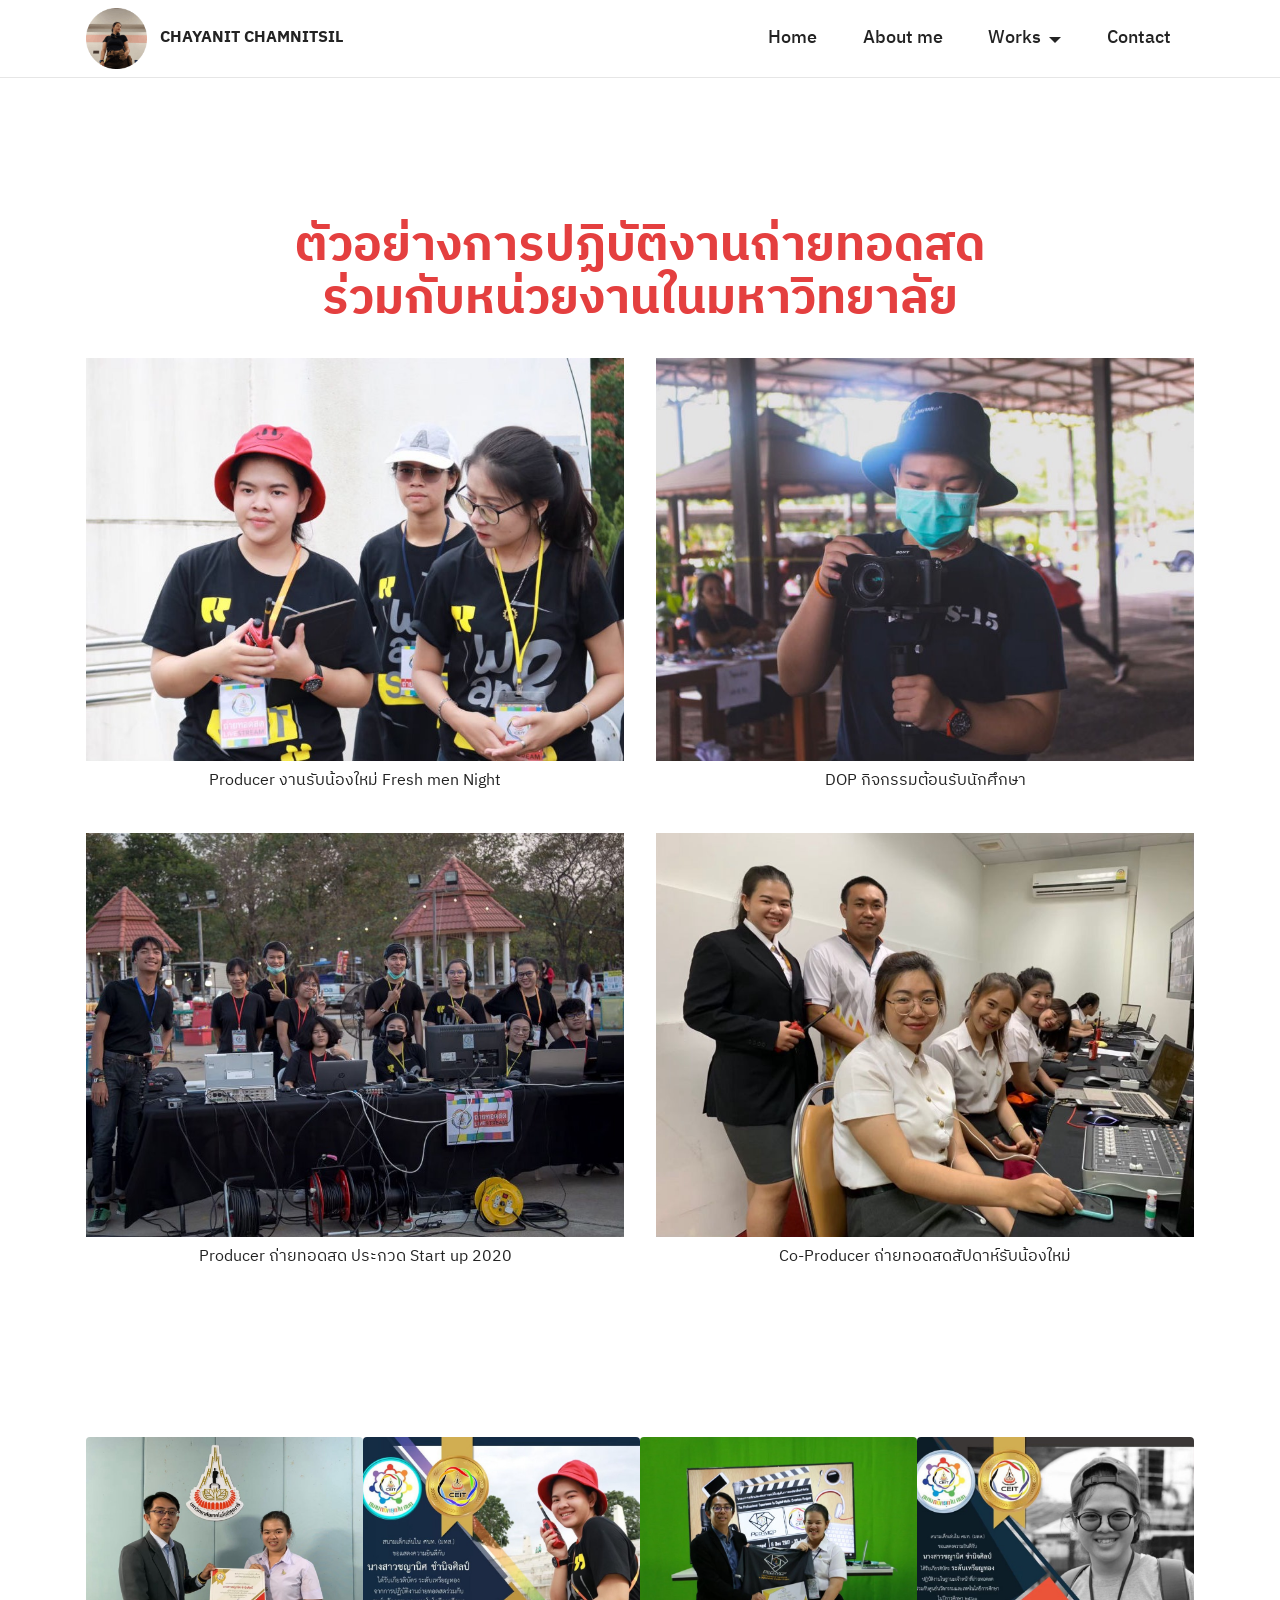
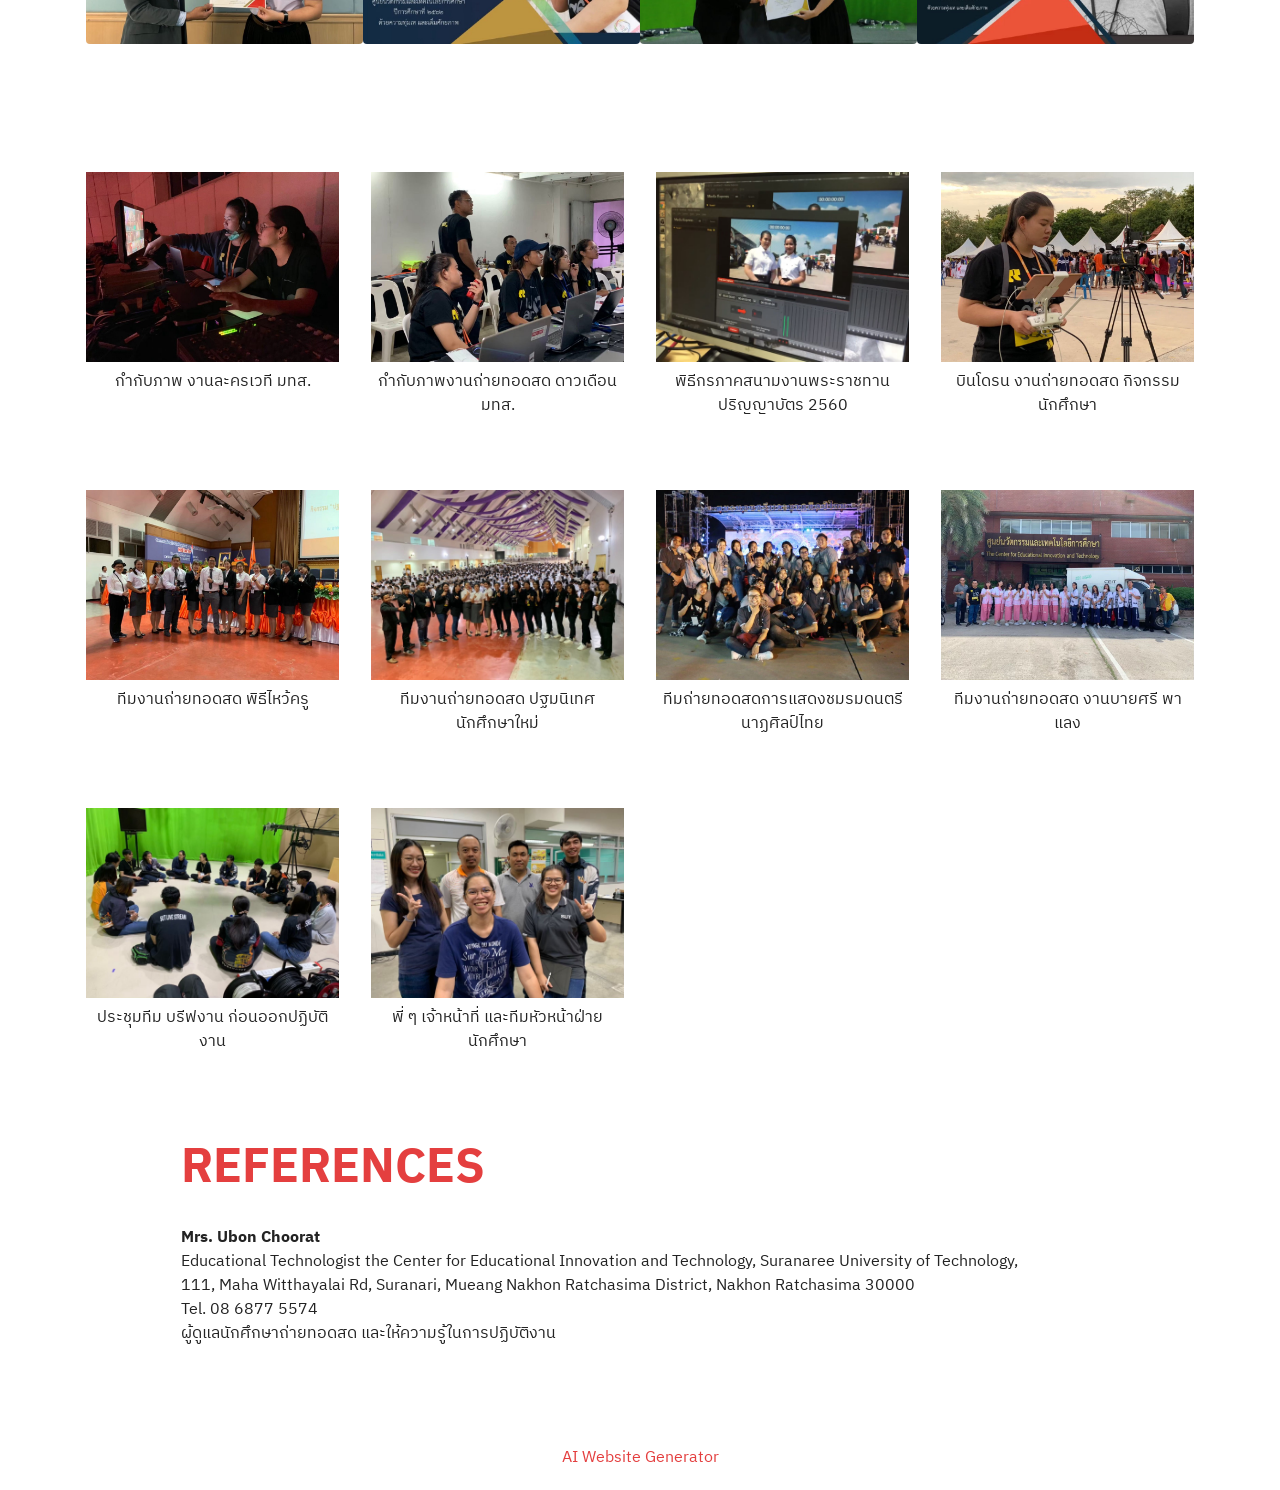
<file: page3.html>
<!DOCTYPE html>
<html  >
<head>
  <!-- Site made with Mobirise Website Builder v6.1.12, https://mobirise.com -->
  <meta charset="UTF-8">
  <meta http-equiv="X-UA-Compatible" content="IE=edge">
  <meta name="generator" content="Mobirise v6.1.12, mobirise.com">
  <meta name="viewport" content="width=device-width, initial-scale=1, minimum-scale=1">
  <link rel="shortcut icon" href="assets/images/611196702-25792781617013690-5333883379415131576-n-96x96.png" type="image/x-icon">
  <meta name="description" content="">
  
  
  <title>Work with SUT</title>
  <link rel="stylesheet" href="assets/web/assets/mobirise-icons2/mobirise2.css">
  <link rel="stylesheet" href="assets/bootstrap/css/bootstrap.min.css">
  <link rel="stylesheet" href="assets/dropdown/css/style.css">
  <link rel="stylesheet" href="assets/socicon/css/styles.css">
  <link rel="stylesheet" href="assets/theme/css/style.css">
  <link rel="preload" href="https://fonts.googleapis.com/css?family=IBM+Plex+Sans+Thai:100,200,300,400,500,600,700&display=swap" as="style" onload="this.onload=null;this.rel='stylesheet'">
  <noscript><link rel="stylesheet" href="https://fonts.googleapis.com/css?family=IBM+Plex+Sans+Thai:100,200,300,400,500,600,700&display=swap"></noscript>
  <link rel="preload" as="style" href="assets/mobirise/css/mbr-additional.css?v=gdBIRj"><link rel="stylesheet" href="assets/mobirise/css/mbr-additional.css?v=gdBIRj" type="text/css">

  
  
  
</head>
<body>
  
  <section data-bs-version="5.1" class="menu cid-s48OLK6784" once="menu" id="menu1-1i">
    
    <nav class="navbar navbar-dropdown navbar-fixed-top navbar-expand-lg">
        <div class="container">
            <div class="navbar-brand">
                <span class="navbar-logo">
                    <a href="index.html#features17-x">
                        <img src="assets/images/611196702-25792781617013690-5333883379415131576-n-96x96.webp" alt="" style="height: 3.8rem;">
                    </a>
                </span>
                <span class="navbar-caption-wrap"><a class="navbar-caption text-black text-primary display-7" href="index.html#features17-x">CHAYANIT CHAMNITSIL</a></span>
            </div>
            <button class="navbar-toggler" type="button" data-toggle="collapse" data-bs-toggle="collapse" data-target="#navbarSupportedContent" data-bs-target="#navbarSupportedContent" aria-controls="navbarNavAltMarkup" aria-expanded="false" aria-label="Toggle navigation">
                <div class="hamburger">
                    <span></span>
                    <span></span>
                    <span></span>
                    <span></span>
                </div>
            </button>
            <div class="collapse navbar-collapse" id="navbarSupportedContent">
                <ul class="navbar-nav nav-dropdown nav-right" data-app-modern-menu="true"><li class="nav-item"><a class="nav-link link text-black text-primary display-4" href="https://b6070373.github.io/portfolio2026/">Home</a></li><li class="nav-item"><a class="nav-link link text-black text-primary display-4" href="index.html#image1-3b">About me</a></li><li class="nav-item dropdown"><a class="nav-link link text-black text-primary dropdown-toggle display-4" href="page2.html#video4-1b" data-toggle="dropdown-submenu" data-bs-toggle="dropdown" data-bs-auto-close="outside" aria-expanded="false">Works</a><div class="dropdown-menu" aria-labelledby="dropdown-780"><a class="text-black text-primary dropdown-item display-4" href="page2.html#features16-2t">2022 - Present</a><a class="text-black text-primary dropdown-item display-4" href="page5.html#gallery1-3e">Graphic Design Work</a><a class="text-black text-primary dropdown-item display-4" href="page3.html#gallery4-1x">2018 - 2021</a><a class="text-black text-primary show dropdown-item display-4" href="page4.html#header2-1t">Selected Project</a></div></li><li class="nav-item"><a class="nav-link link text-black text-primary display-4" href="index.html#contacts2-z">Contact</a></li></ul>
                
                
            </div>
        </div>
    </nav>

</section>

<section data-bs-version="5.1" class="gallery4 mbr-gallery cid-tIsD8Eem5n" id="gallery4-1x">
    

    
    

    <div class="container">
        <div class="mbr-section-head">
            <h3 class="mbr-section-title mbr-fonts-style align-center m-0 display-2"><strong>ตัวอย่างการปฏิบัติงานถ่ายทอดสด<br>ร่วมกับหน่วยงานในมหาวิทยาลัย</strong></h3>
            
        </div>
        <div class="row mbr-gallery mt-4">
            <div class="col-12 col-md-6 col-lg-6 item gallery-image">
                <div class="item-wrapper" data-toggle="modal" data-bs-toggle="modal" data-target="#vkkNZ5QCT1-modal" data-bs-target="#vkkNZ5QCT1-modal">
                    <img class="w-100" src="assets/images/line-album-resume-230623-2-928x618.webp" alt="Mobirise Website Builder" data-slide-to="0" data-bs-slide-to="0" data-target="#lb-vkkNZ5QCT1" data-bs-target="#lb-vkkNZ5QCT1">
                    <div class="icon-wrapper">
                        <span class="mobi-mbri mobi-mbri-search mbr-iconfont mbr-iconfont-btn"></span>
                    </div>
                </div>
                <h6 class="mbr-item-subtitle mbr-fonts-style align-center mb-2 mt-2 display-7">Producer งานรับน้องใหม่ Fresh men Night</h6>
            </div>
            <div class="col-12 col-md-6 col-lg-6 item gallery-image">
                <div class="item-wrapper" data-toggle="modal" data-bs-toggle="modal" data-target="#vkkNZ5QCT1-modal" data-bs-target="#vkkNZ5QCT1-modal">
                    <img class="w-100" src="assets/images/line-album-resume-230623-928x618.webp" alt="Mobirise Website Builder" data-slide-to="1" data-bs-slide-to="1" data-target="#lb-vkkNZ5QCT1" data-bs-target="#lb-vkkNZ5QCT1">
                    <div class="icon-wrapper">
                        <span class="mobi-mbri mobi-mbri-search mbr-iconfont mbr-iconfont-btn"></span>
                    </div>
                </div>
                <h6 class="mbr-item-subtitle mbr-fonts-style align-center mb-2 mt-2 display-7">DOP กิจกรรมต้อนรับนักศึกษา</h6>
            </div>
            <div class="col-12 col-md-6 col-lg-6 item gallery-image">
                <div class="item-wrapper" data-toggle="modal" data-bs-toggle="modal" data-target="#vkkNZ5QCT1-modal" data-bs-target="#vkkNZ5QCT1-modal">
                    <img class="w-100" src="assets/images/line-album-resume-230623-3-928x618.webp" alt="Mobirise Website Builder" data-slide-to="2" data-bs-slide-to="2" data-target="#lb-vkkNZ5QCT1" data-bs-target="#lb-vkkNZ5QCT1">
                    <div class="icon-wrapper">
                        <span class="mobi-mbri mobi-mbri-search mbr-iconfont mbr-iconfont-btn"></span>
                    </div>
                </div>
                <h6 class="mbr-item-subtitle mbr-fonts-style align-center mb-2 mt-2 display-7">Producer ถ่ายทอดสด ประกวด Start up 2020</h6>
            </div>
            <div class="col-12 col-md-6 col-lg-6 item gallery-image">
                <div class="item-wrapper" data-toggle="modal" data-bs-toggle="modal" data-target="#vkkNZ5QCT1-modal" data-bs-target="#vkkNZ5QCT1-modal">
                    <img class="w-100" src="assets/images/line-album-resume-230623-5-928x696.webp" alt="Mobirise Website Builder" data-slide-to="3" data-bs-slide-to="3" data-target="#lb-vkkNZ5QCT1" data-bs-target="#lb-vkkNZ5QCT1">
                    <div class="icon-wrapper">
                        <span class="mobi-mbri mobi-mbri-search mbr-iconfont mbr-iconfont-btn"></span>
                    </div>
                </div>
                <h6 class="mbr-item-subtitle mbr-fonts-style align-center mb-2 mt-2 display-7">Co-Producer ถ่ายทอดสดสัปดาห์รับน้องใหม่</h6>
            </div>
        </div>

        <div class="modal mbr-slider" tabindex="-1" role="dialog" aria-hidden="true" id="vkkNZ5QCT1-modal">
            <div class="modal-dialog" role="document">
                <div class="modal-content">
                    <div class="modal-body">
                        <div class="carousel slide" id="lb-vkkNZ5QCT1" data-interval="5000" data-bs-interval="5000">
                            <div class="carousel-inner">
                                <div class="carousel-item active">
                                    <img class="d-block w-100" src="assets/images/line-album-resume-230623-2-928x618.webp" alt="Mobirise Website Builder">
                                </div>
                                <div class="carousel-item">
                                    <img class="d-block w-100" src="assets/images/line-album-resume-230623-928x618.webp" alt="Mobirise Website Builder">
                                </div>
                                <div class="carousel-item">
                                    <img class="d-block w-100" src="assets/images/line-album-resume-230623-3-928x618.webp" alt="Mobirise Website Builder">
                                </div>
                                <div class="carousel-item">
                                    <img class="d-block w-100" src="assets/images/line-album-resume-230623-5-928x696.webp" alt="Mobirise Website Builder">
                                </div>
                            </div>
                            <ol class="carousel-indicators">
                                <li data-slide-to="0" data-bs-slide-to="0" class="active" data-target="#lb-vkkNZ5QCT1" data-bs-target="#lb-vkkNZ5QCT1"></li>
                                <li data-slide-to="1" data-bs-slide-to="1" data-target="#lb-vkkNZ5QCT1" data-bs-target="#lb-vkkNZ5QCT1"></li>
                                <li data-slide-to="2" data-bs-slide-to="2" data-target="#lb-vkkNZ5QCT1" data-bs-target="#lb-vkkNZ5QCT1"></li>
                                <li data-slide-to="3" data-bs-slide-to="3" data-target="#lb-vkkNZ5QCT1" data-bs-target="#lb-vkkNZ5QCT1"></li>
                            </ol>
                            <a role="button" href="" class="close" data-dismiss="modal" data-bs-dismiss="modal" aria-label="Close">
                            </a>
                            <a class="carousel-control-prev carousel-control" role="button" data-slide="prev" data-bs-slide="prev" href="#lb-vkkNZ5QCT1">
                                <span class="mobi-mbri mobi-mbri-arrow-prev" aria-hidden="true"></span>
                                <span class="sr-only visually-hidden">Previous</span>
                            </a>
                            <a class="carousel-control-next carousel-control" role="button" data-slide="next" data-bs-slide="next" href="#lb-vkkNZ5QCT1">
                                <span class="mobi-mbri mobi-mbri-arrow-next" aria-hidden="true"></span>
                                <span class="sr-only visually-hidden">Next</span>
                            </a>
                        </div>
                    </div>
                </div>
            </div>
        </div>
    </div>
</section>

<section data-bs-version="5.1" class="gallery1 cid-tIsDbI6LBq" id="gallery1-1y">
    
    
    <div class="container">
        
        <div class="row mt-4">
            <div class="item features-image сol-12 col-md-6 col-lg-3 active">
                <div class="item-wrapper">
                    <div class="item-img">
                        <img src="assets/images/line-album611-928x696.webp" alt="Mobirise Website Builder" data-slide-to="0" data-bs-slide-to="0">
                    </div>
                    
                    
                </div>
            </div><div class="item features-image сol-12 col-md-6 col-lg-3">
                <div class="item-wrapper">
                    <div class="item-img">
                        <img src="assets/images/line-album-230626-928x642.webp" alt="Mobirise Website Builder" data-slide-to="1" data-bs-slide-to="1">
                    </div>
                    
                    
                </div>
            </div>
            
            <div class="item features-image сol-12 col-md-6 col-lg-3">
                <div class="item-wrapper">
                    <div class="item-img">
                        <img src="assets/images/line-album-canon19062561-230626-928x619.webp" alt="Mobirise Website Builder" data-slide-to="2" data-bs-slide-to="2">
                    </div>
                    
                    
                </div>
            </div>
            <div class="item features-image сol-12 col-md-6 col-lg-3">
                <div class="item-wrapper">
                    <div class="item-img">
                        <img src="assets/images/line-album61-928x642.webp" alt="Mobirise Website Builder" title="">
                    </div>
                    
                    
                </div>
            </div>
        </div>
    </div>
</section>

<section data-bs-version="5.1" class="gallery4 mbr-gallery cid-tIsDO55Eli" id="gallery4-20">
    

    
    

    <div class="container">
        
        <div class="row mbr-gallery mt-4">
            <div class="col-12 col-md-6 col-lg-3 item gallery-image">
                <div class="item-wrapper" data-toggle="modal" data-bs-toggle="modal" data-target="#vkkNZ6Svq6-modal" data-bs-target="#vkkNZ6Svq6-modal">
                    <img class="w-100" src="assets/images/line-album-resume-230628-928x696.webp" alt="Mobirise Website Builder" data-slide-to="0" data-bs-slide-to="0" data-target="#lb-vkkNZ6Svq6" data-bs-target="#lb-vkkNZ6Svq6">
                    <div class="icon-wrapper">
                        <span class="mobi-mbri mobi-mbri-search mbr-iconfont mbr-iconfont-btn"></span>
                    </div>
                </div>
                <h6 class="mbr-item-subtitle mbr-fonts-style align-center mb-2 mt-2 display-7">กำกับภาพ งานละครเวที มทส.</h6>
            </div>
            <div class="col-12 col-md-6 col-lg-3 item gallery-image">
                <div class="item-wrapper" data-toggle="modal" data-bs-toggle="modal" data-target="#vkkNZ6Svq6-modal" data-bs-target="#vkkNZ6Svq6-modal">
                    <img class="w-100" src="assets/images/line-album-resume-230623-4-928x696.webp" alt="Mobirise Website Builder" data-slide-to="1" data-bs-slide-to="1" data-target="#lb-vkkNZ6Svq6" data-bs-target="#lb-vkkNZ6Svq6">
                    <div class="icon-wrapper">
                        <span class="mobi-mbri mobi-mbri-search mbr-iconfont mbr-iconfont-btn"></span>
                    </div>
                </div>
                <h6 class="mbr-item-subtitle mbr-fonts-style align-center mb-2 mt-2 display-7">กำกับภาพงานถ่ายทอดสด ดาวเดือน มทส.</h6>
            </div>
            <div class="col-12 col-md-6 col-lg-3 item gallery-image">
                <div class="item-wrapper" data-toggle="modal" data-bs-toggle="modal" data-target="#vkkNZ6Svq6-modal" data-bs-target="#vkkNZ6Svq6-modal">
                    <img class="w-100" src="assets/images/line-album-resume-230628-6-1108x831.webp" alt="Mobirise Website Builder" data-slide-to="2" data-bs-slide-to="2" data-target="#lb-vkkNZ6Svq6" data-bs-target="#lb-vkkNZ6Svq6">
                    <div class="icon-wrapper">
                        <span class="mobi-mbri mobi-mbri-search mbr-iconfont mbr-iconfont-btn"></span>
                    </div>
                </div>
                <h6 class="mbr-item-subtitle mbr-fonts-style align-center mb-2 mt-2 display-7">พิธีกรภาคสนามงานพระราชทานปริญญาบัตร 2560<br></h6>
            </div>
            <div class="col-12 col-md-6 col-lg-3 item gallery-image">
                <div class="item-wrapper" data-toggle="modal" data-bs-toggle="modal" data-target="#vkkNZ6Svq6-modal" data-bs-target="#vkkNZ6Svq6-modal">
                    <img class="w-100" src="assets/images/line-album-resume-230628-3-928x696.webp" alt="Mobirise Website Builder" data-slide-to="3" data-bs-slide-to="3" data-target="#lb-vkkNZ6Svq6" data-bs-target="#lb-vkkNZ6Svq6">
                    <div class="icon-wrapper">
                        <span class="mobi-mbri mobi-mbri-search mbr-iconfont mbr-iconfont-btn"></span>
                    </div>
                </div>
                <h6 class="mbr-item-subtitle mbr-fonts-style align-center mb-2 mt-2 display-7">บินโดรน งานถ่ายทอดสด กิจกรรมนักศึกษา</h6>
            </div>
        </div>

        <div class="modal mbr-slider" tabindex="-1" role="dialog" aria-hidden="true" id="vkkNZ6Svq6-modal">
            <div class="modal-dialog" role="document">
                <div class="modal-content">
                    <div class="modal-body">
                        <div class="carousel slide" id="lb-vkkNZ6Svq6" data-interval="5000" data-bs-interval="5000">
                            <div class="carousel-inner">
                                <div class="carousel-item active">
                                    <img class="d-block w-100" src="assets/images/line-album-resume-230628-928x696.webp" alt="Mobirise Website Builder">
                                </div>
                                <div class="carousel-item">
                                    <img class="d-block w-100" src="assets/images/line-album-resume-230623-4-928x696.webp" alt="Mobirise Website Builder">
                                </div>
                                <div class="carousel-item">
                                    <img class="d-block w-100" src="assets/images/line-album-resume-230628-6-1108x831.webp" alt="Mobirise Website Builder">
                                </div>
                                <div class="carousel-item">
                                    <img class="d-block w-100" src="assets/images/line-album-resume-230628-3-928x696.webp" alt="Mobirise Website Builder">
                                </div>
                            </div>
                            <ol class="carousel-indicators">
                                <li data-slide-to="0" data-bs-slide-to="0" class="active" data-target="#lb-vkkNZ6Svq6" data-bs-target="#lb-vkkNZ6Svq6"></li>
                                <li data-slide-to="1" data-bs-slide-to="1" data-target="#lb-vkkNZ6Svq6" data-bs-target="#lb-vkkNZ6Svq6"></li>
                                <li data-slide-to="2" data-bs-slide-to="2" data-target="#lb-vkkNZ6Svq6" data-bs-target="#lb-vkkNZ6Svq6"></li>
                                <li data-slide-to="3" data-bs-slide-to="3" data-target="#lb-vkkNZ6Svq6" data-bs-target="#lb-vkkNZ6Svq6"></li>
                            </ol>
                            <a role="button" href="" class="close" data-dismiss="modal" data-bs-dismiss="modal" aria-label="Close">
                            </a>
                            <a class="carousel-control-prev carousel-control" role="button" data-slide="prev" data-bs-slide="prev" href="#lb-vkkNZ6Svq6">
                                <span class="mobi-mbri mobi-mbri-arrow-prev" aria-hidden="true"></span>
                                <span class="sr-only visually-hidden">Previous</span>
                            </a>
                            <a class="carousel-control-next carousel-control" role="button" data-slide="next" data-bs-slide="next" href="#lb-vkkNZ6Svq6">
                                <span class="mobi-mbri mobi-mbri-arrow-next" aria-hidden="true"></span>
                                <span class="sr-only visually-hidden">Next</span>
                            </a>
                        </div>
                    </div>
                </div>
            </div>
        </div>
    </div>
</section>

<section data-bs-version="5.1" class="gallery4 mbr-gallery cid-tIsDNttZH9" id="gallery4-1z">
    

    
    

    <div class="container">
        
        <div class="row mbr-gallery mt-4">
            <div class="col-12 col-md-6 col-lg-3 item gallery-image">
                <div class="item-wrapper" data-toggle="modal" data-bs-toggle="modal" data-target="#vkkNZ7p5A6-modal" data-bs-target="#vkkNZ7p5A6-modal">
                    <img class="w-100" src="assets/images/line-album-resume-230628-4-928x696.webp" alt="Mobirise Website Builder" data-slide-to="0" data-bs-slide-to="0" data-target="#lb-vkkNZ7p5A6" data-bs-target="#lb-vkkNZ7p5A6">
                    <div class="icon-wrapper">
                        <span class="mobi-mbri mobi-mbri-search mbr-iconfont mbr-iconfont-btn"></span>
                    </div>
                </div>
                <h6 class="mbr-item-subtitle mbr-fonts-style align-center mb-2 mt-2 display-7">ทีมงานถ่ายทอดสด พิธีไหว้ครู</h6>
            </div>
            <div class="col-12 col-md-6 col-lg-3 item gallery-image">
                <div class="item-wrapper" data-toggle="modal" data-bs-toggle="modal" data-target="#vkkNZ7p5A6-modal" data-bs-target="#vkkNZ7p5A6-modal">
                    <img class="w-100" src="assets/images/line-album-230628-3-1108x831.webp" alt="Mobirise Website Builder" data-slide-to="1" data-bs-slide-to="1" data-target="#lb-vkkNZ7p5A6" data-bs-target="#lb-vkkNZ7p5A6">
                    <div class="icon-wrapper">
                        <span class="mobi-mbri mobi-mbri-search mbr-iconfont mbr-iconfont-btn"></span>
                    </div>
                </div>
                <h6 class="mbr-item-subtitle mbr-fonts-style align-center mb-2 mt-2 display-7">ทีมงานถ่ายทอดสด ปฐมนิเทศนักศึกษาใหม่</h6>
            </div>
            <div class="col-12 col-md-6 col-lg-3 item gallery-image">
                <div class="item-wrapper" data-toggle="modal" data-bs-toggle="modal" data-target="#vkkNZ7p5A6-modal" data-bs-target="#vkkNZ7p5A6-modal">
                    <img class="w-100" src="assets/images/line-album-resume-230628-2-928x618.webp" alt="Mobirise Website Builder" data-slide-to="2" data-bs-slide-to="2" data-target="#lb-vkkNZ7p5A6" data-bs-target="#lb-vkkNZ7p5A6">
                    <div class="icon-wrapper">
                        <span class="mobi-mbri mobi-mbri-search mbr-iconfont mbr-iconfont-btn"></span>
                    </div>
                </div>
                <h6 class="mbr-item-subtitle mbr-fonts-style align-center mb-2 mt-2 display-7">ทีมถ่ายทอดสดการแสดงชมรมดนตรีนาฏศิลป์ไทย</h6>
            </div>
            <div class="col-12 col-md-6 col-lg-3 item gallery-image">
                <div class="item-wrapper" data-toggle="modal" data-bs-toggle="modal" data-target="#vkkNZ7p5A6-modal" data-bs-target="#vkkNZ7p5A6-modal">
                    <img class="w-100" src="assets/images/line-album-230628-2-928x696.webp" alt="Mobirise Website Builder" data-slide-to="3" data-bs-slide-to="3" data-target="#lb-vkkNZ7p5A6" data-bs-target="#lb-vkkNZ7p5A6">
                    <div class="icon-wrapper">
                        <span class="mobi-mbri mobi-mbri-search mbr-iconfont mbr-iconfont-btn"></span>
                    </div>
                </div>
                <h6 class="mbr-item-subtitle mbr-fonts-style align-center mb-2 mt-2 display-7">ทีมงานถ่ายทอดสด งานบายศรี พาแลง</h6>
            </div>
        </div>

        <div class="modal mbr-slider" tabindex="-1" role="dialog" aria-hidden="true" id="vkkNZ7p5A6-modal">
            <div class="modal-dialog" role="document">
                <div class="modal-content">
                    <div class="modal-body">
                        <div class="carousel slide" id="lb-vkkNZ7p5A6" data-interval="5000" data-bs-interval="5000">
                            <div class="carousel-inner">
                                <div class="carousel-item active">
                                    <img class="d-block w-100" src="assets/images/line-album-resume-230628-4-928x696.webp" alt="Mobirise Website Builder">
                                </div>
                                <div class="carousel-item">
                                    <img class="d-block w-100" src="assets/images/line-album-230628-3-1108x831.webp" alt="Mobirise Website Builder">
                                </div>
                                <div class="carousel-item">
                                    <img class="d-block w-100" src="assets/images/line-album-resume-230628-2-928x618.webp" alt="Mobirise Website Builder">
                                </div>
                                <div class="carousel-item">
                                    <img class="d-block w-100" src="assets/images/line-album-230628-2-928x696.webp" alt="Mobirise Website Builder">
                                </div>
                            </div>
                            <ol class="carousel-indicators">
                                <li data-slide-to="0" data-bs-slide-to="0" class="active" data-target="#lb-vkkNZ7p5A6" data-bs-target="#lb-vkkNZ7p5A6"></li>
                                <li data-slide-to="1" data-bs-slide-to="1" data-target="#lb-vkkNZ7p5A6" data-bs-target="#lb-vkkNZ7p5A6"></li>
                                <li data-slide-to="2" data-bs-slide-to="2" data-target="#lb-vkkNZ7p5A6" data-bs-target="#lb-vkkNZ7p5A6"></li>
                                <li data-slide-to="3" data-bs-slide-to="3" data-target="#lb-vkkNZ7p5A6" data-bs-target="#lb-vkkNZ7p5A6"></li>
                            </ol>
                            <a role="button" href="" class="close" data-dismiss="modal" data-bs-dismiss="modal" aria-label="Close">
                            </a>
                            <a class="carousel-control-prev carousel-control" role="button" data-slide="prev" data-bs-slide="prev" href="#lb-vkkNZ7p5A6">
                                <span class="mobi-mbri mobi-mbri-arrow-prev" aria-hidden="true"></span>
                                <span class="sr-only visually-hidden">Previous</span>
                            </a>
                            <a class="carousel-control-next carousel-control" role="button" data-slide="next" data-bs-slide="next" href="#lb-vkkNZ7p5A6">
                                <span class="mobi-mbri mobi-mbri-arrow-next" aria-hidden="true"></span>
                                <span class="sr-only visually-hidden">Next</span>
                            </a>
                        </div>
                    </div>
                </div>
            </div>
        </div>
    </div>
</section>

<section data-bs-version="5.1" class="gallery4 mbr-gallery cid-tIsKr7cdZq" id="gallery4-21">
    

    
    

    <div class="container">
        
        <div class="row mbr-gallery mt-4">
            <div class="col-12 col-md-6 col-lg-3 item gallery-image">
                <div class="item-wrapper" data-toggle="modal" data-bs-toggle="modal" data-target="#vkkNZ8A13U-modal" data-bs-target="#vkkNZ8A13U-modal">
                    <img class="w-100" src="assets/images/line-album-230628-1108x831.webp" alt="Mobirise Website Builder" data-slide-to="0" data-bs-slide-to="0" data-target="#lb-vkkNZ8A13U" data-bs-target="#lb-vkkNZ8A13U">
                    <div class="icon-wrapper">
                        <span class="mobi-mbri mobi-mbri-search mbr-iconfont mbr-iconfont-btn"></span>
                    </div>
                </div>
                <h6 class="mbr-item-subtitle mbr-fonts-style align-center mb-2 mt-2 display-7">ประชุมทีม บรีฟงาน ก่อนออกปฏิบัติงาน</h6>
            </div>
            <div class="col-12 col-md-6 col-lg-3 item gallery-image">
                <div class="item-wrapper" data-toggle="modal" data-bs-toggle="modal" data-target="#vkkNZ8A13U-modal" data-bs-target="#vkkNZ8A13U-modal">
                    <img class="w-100" src="assets/images/line-album-230628-1-1108x831.webp" alt="Mobirise Website Builder" data-slide-to="1" data-bs-slide-to="1" data-target="#lb-vkkNZ8A13U" data-bs-target="#lb-vkkNZ8A13U">
                    <div class="icon-wrapper">
                        <span class="mobi-mbri mobi-mbri-search mbr-iconfont mbr-iconfont-btn"></span>
                    </div>
                </div>
                <h6 class="mbr-item-subtitle mbr-fonts-style align-center mb-2 mt-2 display-7">พี่ ๆ เจ้าหน้าที่ และทีมหัวหน้าฝ่ายนักศึกษา</h6>
            </div>
            
            
        </div>

        <div class="modal mbr-slider" tabindex="-1" role="dialog" aria-hidden="true" id="vkkNZ8A13U-modal">
            <div class="modal-dialog" role="document">
                <div class="modal-content">
                    <div class="modal-body">
                        <div class="carousel slide" id="lb-vkkNZ8A13U" data-interval="5000" data-bs-interval="5000">
                            <div class="carousel-inner">
                                <div class="carousel-item active">
                                    <img class="d-block w-100" src="assets/images/line-album-230628-1108x831.webp" alt="Mobirise Website Builder">
                                </div>
                                <div class="carousel-item">
                                    <img class="d-block w-100" src="assets/images/line-album-230628-1-1108x831.webp" alt="Mobirise Website Builder">
                                </div>
                                
                                
                            </div>
                            <ol class="carousel-indicators">
                                <li data-slide-to="0" data-bs-slide-to="0" class="active" data-target="#lb-vkkNZ8A13U" data-bs-target="#lb-vkkNZ8A13U"></li>
                                <li data-slide-to="1" data-bs-slide-to="1" data-target="#lb-vkkNZ8A13U" data-bs-target="#lb-vkkNZ8A13U"></li>
                                
                                
                            </ol>
                            <a role="button" href="" class="close" data-dismiss="modal" data-bs-dismiss="modal" aria-label="Close">
                            </a>
                            <a class="carousel-control-prev carousel-control" role="button" data-slide="prev" data-bs-slide="prev" href="#lb-vkkNZ8A13U">
                                <span class="mobi-mbri mobi-mbri-arrow-prev" aria-hidden="true"></span>
                                <span class="sr-only visually-hidden">Previous</span>
                            </a>
                            <a class="carousel-control-next carousel-control" role="button" data-slide="next" data-bs-slide="next" href="#lb-vkkNZ8A13U">
                                <span class="mobi-mbri mobi-mbri-arrow-next" aria-hidden="true"></span>
                                <span class="sr-only visually-hidden">Next</span>
                            </a>
                        </div>
                    </div>
                </div>
            </div>
        </div>
    </div>
</section>

<section data-bs-version="5.1" class="content1 cid-tIsL3HWXwp" id="content1-22">
    
    <div class="container">
        <div class="row justify-content-center">
            <div class="title col-12 col-md-10">
                <h3 class="mbr-section-title mbr-fonts-style align-center mb-4 display-2"><strong>REFERENCES</strong></h3>
                <h4 class="mbr-section-subtitle align-center mbr-fonts-style mb-4 display-7"><div><span style="font-size: 1rem;"><strong>Mrs. Ubon Choorat</strong></span></div><div>Educational Technologist the Center for Educational Innovation and Technology, Suranaree University of Technology,<br>111, Maha Witthayalai Rd, Suranari, Mueang Nakhon Ratchasima District, Nakhon Ratchasima 30000 <br>Tel. 08 6877 5574<br>ผู้ดูแลนักศึกษาถ่ายทอดสด และให้ความรู้ในการปฏิบัติงาน</div></h4>
                
            </div>
        </div>
    </div>
</section><section class="display-7" style="padding: 0;align-items: center;justify-content: center;flex-wrap: wrap;    align-content: center;display: flex;position: relative;height: 4rem;"><a href="https://mobiri.se/1575482" style="flex: 1 1;height: 4rem;position: absolute;width: 100%;z-index: 1;"><img alt="" style="height: 4rem;" src="[data-uri]"></a><p style="margin: 0;text-align: center;" class="display-7">&#8204;</p><a style="z-index:1" href="https://mobirise.com/builder/ai-website-generator.html">AI Website Generator</a></section><script src="assets/bootstrap/js/bootstrap.bundle.min.js"></script>  <script src="assets/smoothscroll/smooth-scroll.js"></script>  <script src="assets/ytplayer/index.js"></script>  <script src="assets/dropdown/js/navbar-dropdown.js"></script>  <script src="assets/theme/js/script.js"></script>  
  
  
 <div id="scrollToTop" class="scrollToTop mbr-arrow-up"><a style="text-align: center;"><i class="mbr-arrow-up-icon mbr-arrow-up-icon-cm cm-icon cm-icon-smallarrow-up"></i></a></div>
  </body>
</html>
</file>
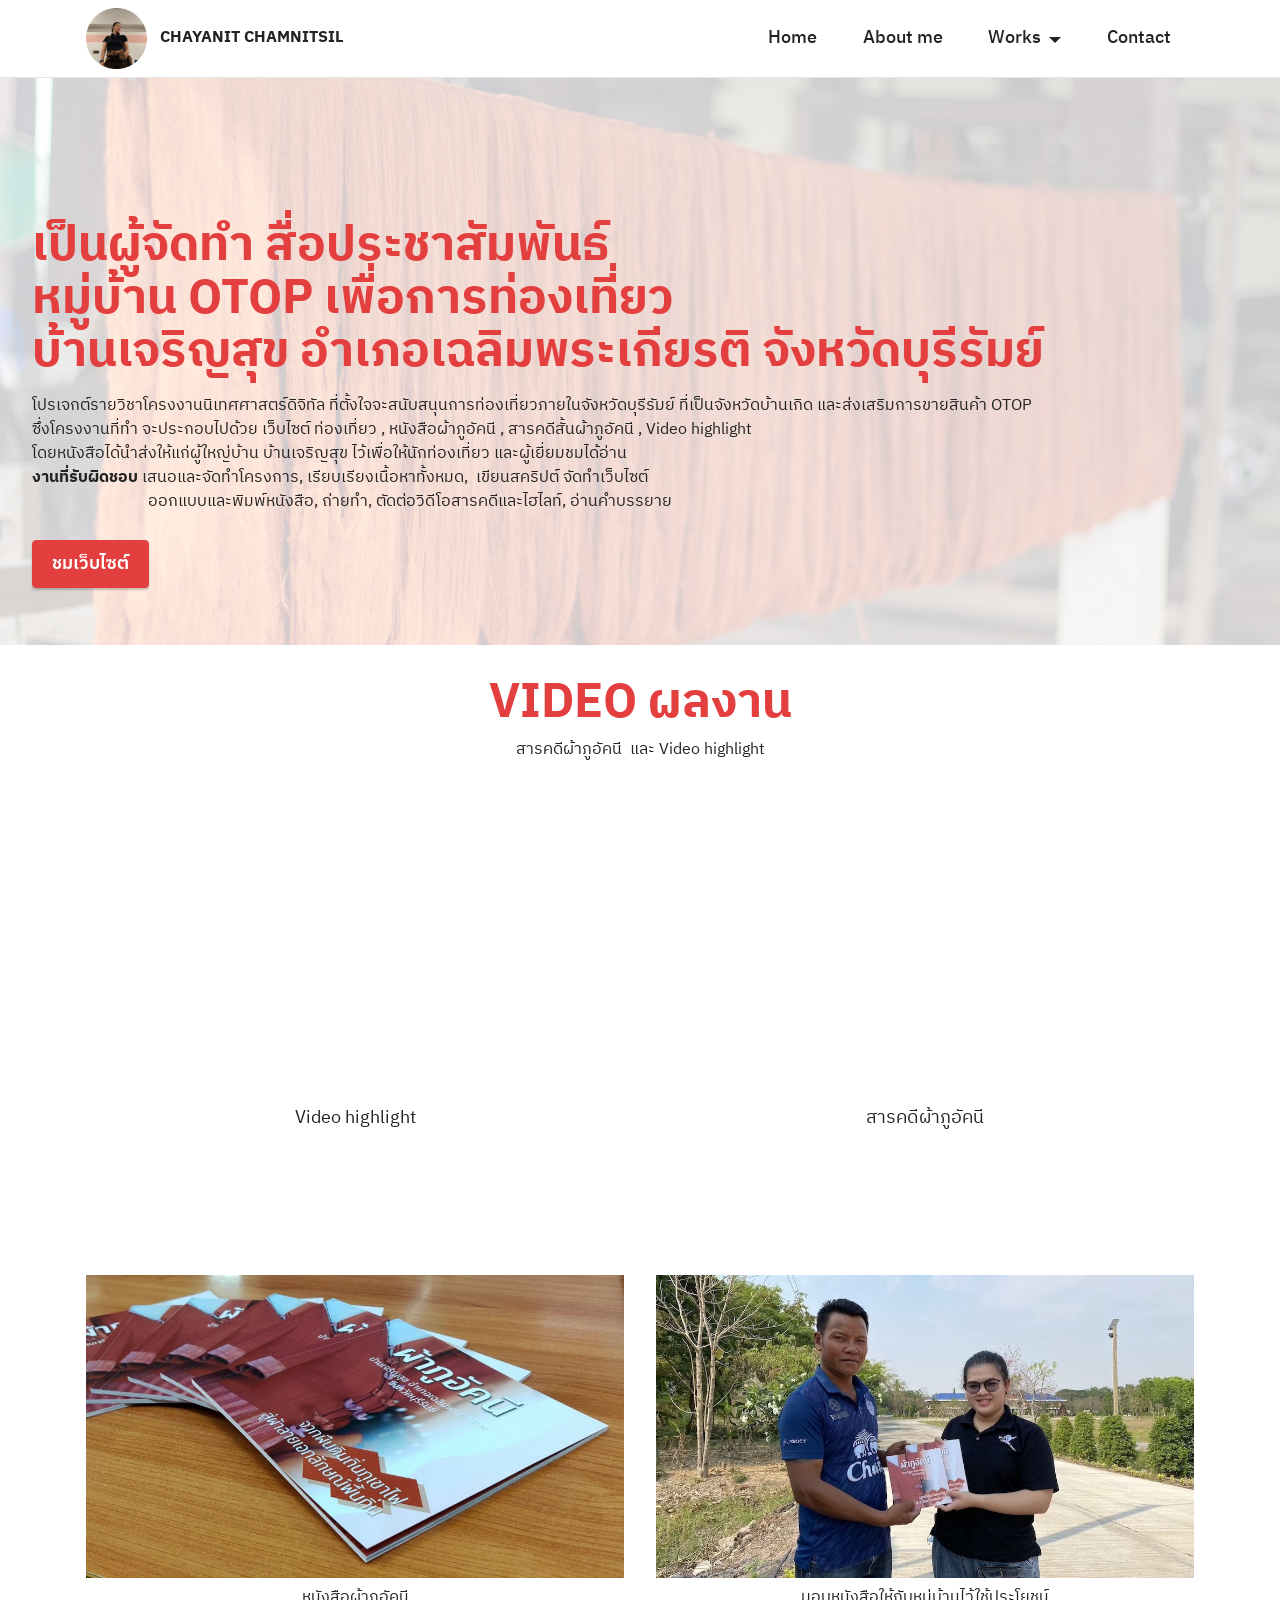
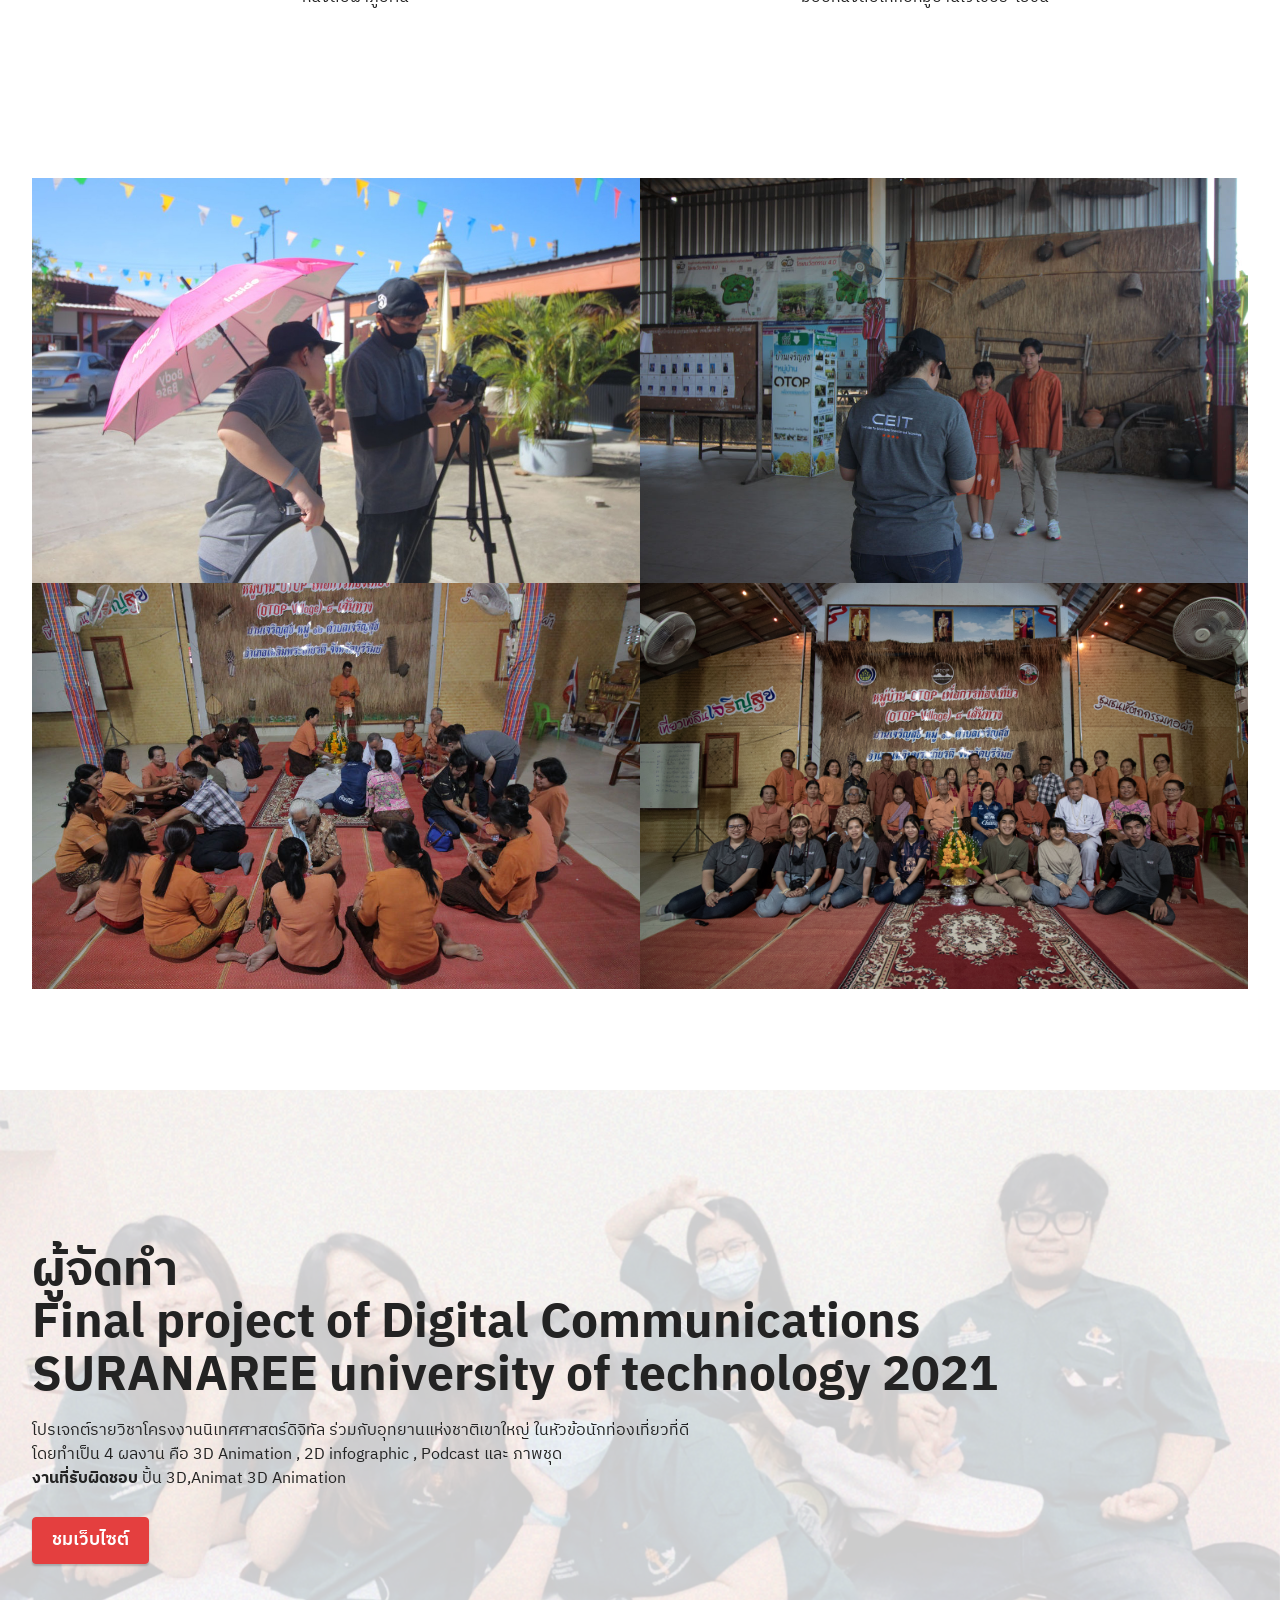
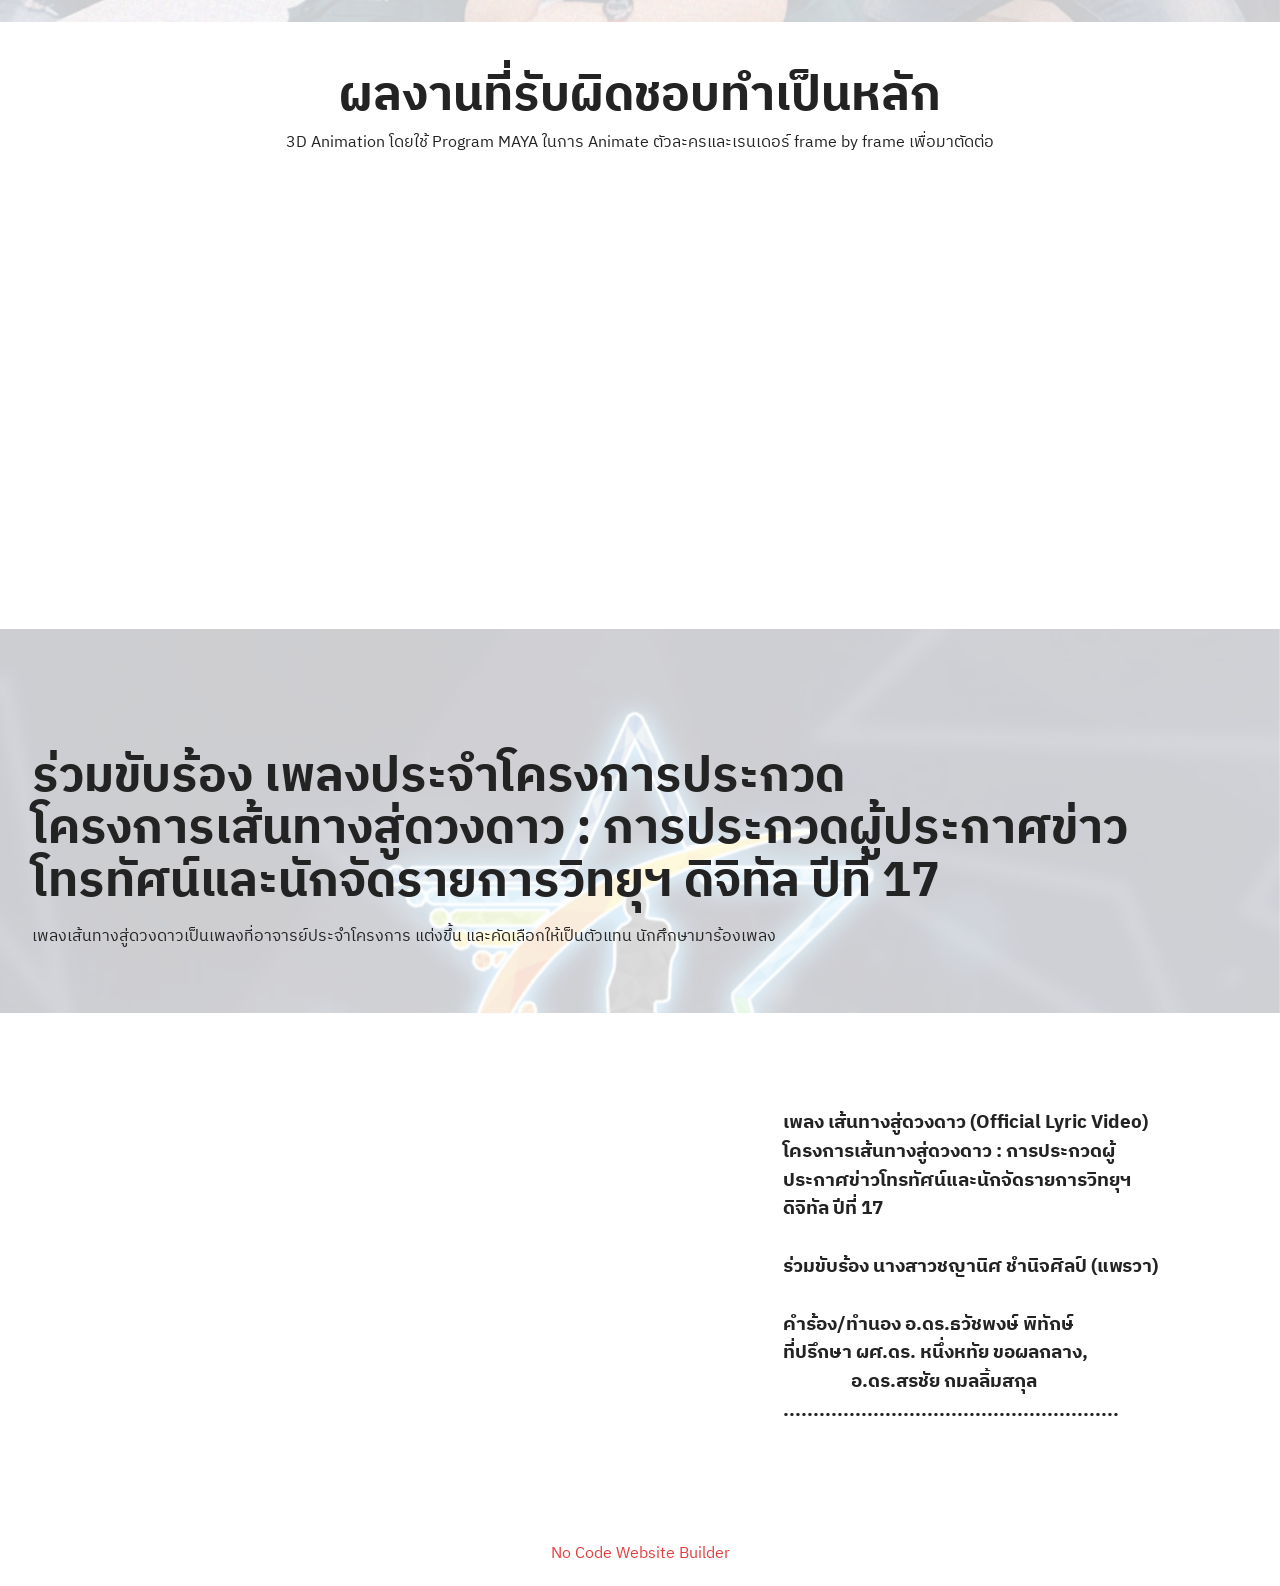
<file: page4.html>
<!DOCTYPE html>
<html  >
<head>
  <!-- Site made with Mobirise Website Builder v6.1.12, https://mobirise.com -->
  <meta charset="UTF-8">
  <meta http-equiv="X-UA-Compatible" content="IE=edge">
  <meta name="generator" content="Mobirise v6.1.12, mobirise.com">
  <meta name="viewport" content="width=device-width, initial-scale=1, minimum-scale=1">
  <link rel="shortcut icon" href="assets/images/611196702-25792781617013690-5333883379415131576-n-96x96.png" type="image/x-icon">
  <meta name="description" content="">
  
  
  <title>Selected Project</title>
  <link rel="stylesheet" href="assets/web/assets/mobirise-icons2/mobirise2.css">
  <link rel="stylesheet" href="assets/bootstrap/css/bootstrap.min.css">
  <link rel="stylesheet" href="assets/parallax/jarallax.css">
  <link rel="stylesheet" href="assets/dropdown/css/style.css">
  <link rel="stylesheet" href="assets/socicon/css/styles.css">
  <link rel="stylesheet" href="assets/theme/css/style.css">
  <link rel="preload" href="https://fonts.googleapis.com/css?family=IBM+Plex+Sans+Thai:100,200,300,400,500,600,700&display=swap" as="style" onload="this.onload=null;this.rel='stylesheet'">
  <noscript><link rel="stylesheet" href="https://fonts.googleapis.com/css?family=IBM+Plex+Sans+Thai:100,200,300,400,500,600,700&display=swap"></noscript>
  <link rel="preload" as="style" href="assets/mobirise/css/mbr-additional.css?v=mlTHQd"><link rel="stylesheet" href="assets/mobirise/css/mbr-additional.css?v=mlTHQd" type="text/css">

  
  
  
</head>
<body>
  
  <section data-bs-version="5.1" class="menu cid-tImwZ6YHVp" once="menu" id="menu1-1q">
    
    <nav class="navbar navbar-dropdown navbar-fixed-top navbar-expand-lg">
        <div class="container">
            <div class="navbar-brand">
                <span class="navbar-logo">
                    <a href="index.html#features17-x">
                        <img src="assets/images/611196702-25792781617013690-5333883379415131576-n-96x96.webp" alt="" style="height: 3.8rem;">
                    </a>
                </span>
                <span class="navbar-caption-wrap"><a class="navbar-caption text-black text-primary display-7" href="index.html#features17-x">CHAYANIT CHAMNITSIL</a></span>
            </div>
            <button class="navbar-toggler" type="button" data-toggle="collapse" data-bs-toggle="collapse" data-target="#navbarSupportedContent" data-bs-target="#navbarSupportedContent" aria-controls="navbarNavAltMarkup" aria-expanded="false" aria-label="Toggle navigation">
                <div class="hamburger">
                    <span></span>
                    <span></span>
                    <span></span>
                    <span></span>
                </div>
            </button>
            <div class="collapse navbar-collapse" id="navbarSupportedContent">
                <ul class="navbar-nav nav-dropdown nav-right" data-app-modern-menu="true"><li class="nav-item"><a class="nav-link link text-black text-primary display-4" href="https://b6070373.github.io/portfolio2026/">Home</a></li><li class="nav-item"><a class="nav-link link text-black text-primary display-4" href="index.html#image1-3b">About me</a></li><li class="nav-item dropdown"><a class="nav-link link text-black text-primary dropdown-toggle display-4" href="page2.html#video4-1b" data-toggle="dropdown-submenu" data-bs-toggle="dropdown" data-bs-auto-close="outside" aria-expanded="false">Works</a><div class="dropdown-menu" aria-labelledby="dropdown-780"><a class="text-black text-primary dropdown-item display-4" href="page2.html#features16-2t">2022 - Present</a><a class="text-black text-primary dropdown-item display-4" href="page5.html#gallery1-3e">Graphic Design Work</a><a class="text-black text-primary dropdown-item display-4" href="page3.html#gallery4-1x">2018 - 2021</a><a class="text-black text-primary show dropdown-item display-4" href="page4.html#header2-1t">Selected Project</a></div></li><li class="nav-item"><a class="nav-link link text-black text-primary display-4" href="index.html#contacts2-z">Contact</a></li></ul>
                
                
            </div>
        </div>
    </nav>

</section>

<section data-bs-version="5.1" class="header2 cid-tImBoKKBwK mbr-parallax-background" id="header2-1t">

    

    
    <div class="mbr-overlay" style="opacity: 0.8; background-color: rgb(255, 255, 255);"></div>

    <div class="container-fluid">
        <div class="row">
            <div class="col-12 col-lg-12">
                <h1 class="mbr-section-title mbr-fonts-style mb-3 display-2"><strong>เป็นผู้จัดทำ สื่อประชาสัมพันธ์ <br>หมู่บ้าน OTOP เพื่อการท่องเที่ยว</strong><div><strong>บ้านเจริญสุข  อำเภอเฉลิมพระเกียรติ จังหวัดบุรีรัมย์</strong></div></h1>
                
                <p class="mbr-text mbr-fonts-style display-7">โปรเจกต์รายวิชาโครงงานนิเทศศาสตร์ดิจิทัล ที่ตั้งใจจะสนับสนุนการท่องเที่ยวภายในจังหวัดบุรีรัมย์ ที่เป็นจังหวัดบ้านเกิด และส่งเสริมการขายสินค้า OTOP<br>ซึ่งโครงงานที่ทำ จะประกอบไปด้วย เว็บไซต์ ท่องเที่ยว , หนังสือผ้าภูอัคนี , สารคดีสั้นผ้าภูอัคนี , Video&nbsp;highlight&nbsp;<br>โดยหนังสือได้นำส่งให้แก่ผู้ใหญ่บ้าน บ้านเจริญสุข ไว้เพื่อให้นักท่องเที่ยว และผู้เยี่ยมชมได้อ่าน&nbsp;<br><strong>งานที่รับผิดชอบ</strong>&nbsp;เสนอและจัดทำโครงการ, เรียบเรียงเนื้อหาทั้งหมด,&nbsp; เขียนสคริปต์ จัดทำเว็บไซต์&nbsp; <br>&nbsp; &nbsp; &nbsp; &nbsp; &nbsp; &nbsp; &nbsp; &nbsp; &nbsp; &nbsp; &nbsp; &nbsp; &nbsp; &nbsp; &nbsp;ออกแบบและพิมพ์หนังสือ, ถ่ายทำ, ตัดต่อวิดีโอสารคดีและไฮไลท์, อ่านคำบรรยาย</p>
                <div class="mbr-section-btn mt-3"><a class="btn btn-primary display-4" href="https://chayab6070373.github.io/BanJareansookBuriram/" target="_blank">ชมเว็บไซต์</a></div>
            </div>
        </div>
    </div>
</section>

<section data-bs-version="5.1" class="video3 cid-tInmwtHjkY" id="video3-1u">
    
    
    
    <div class="container">
        <div class="mbr-section-head">
            <h4 class="mbr-section-title mbr-fonts-style mb-0 display-2"><strong>VIDEO ผลงาน</strong></h4>
            <h5 class="mbr-section-subtitle mbr-fonts-style mb-0 mt-2 display-7">สารคดีผ้าภูอัคนี&nbsp; และ Video highlight</h5>
        </div>
        <div class="row mt-4">
            <div class="col-12 col-md-6 video-block">
                <div class="video-wrapper"><iframe class="mbr-embedded-video" src="https://www.youtube.com/embed/UpjabFzQcyg?rel=0&amp;amp;&amp;showinfo=0&amp;autoplay=0&amp;loop=0" width="1280" height="720" frameborder="0" allowfullscreen></iframe></div>
                <p class="mbr-text pt-2 mbr-fonts-style display-4">
                    Video highlight</p>
            </div>
            <div class="col-12 col-md-6 video-block">
                <div class="video-wrapper"><iframe class="mbr-embedded-video" src="https://www.youtube.com/embed/M7EIDV8T5zc?rel=0&amp;amp;&amp;showinfo=0&amp;autoplay=0&amp;loop=0" width="1280" height="720" frameborder="0" allowfullscreen></iframe></div>
                <p class="mbr-text pt-2 mbr-fonts-style display-4">
                    สารคดีผ้าภูอัคนี</p>
            </div>
        </div>
    </div>
</section>

<section data-bs-version="5.1" class="gallery4 mbr-gallery cid-tIuFSjIo0z" id="gallery4-2a">
    

    
    

    <div class="container">
        
        <div class="row mbr-gallery mt-4">
            <div class="col-12 col-md-6 col-lg-6 item gallery-image">
                <div class="item-wrapper" data-toggle="modal" data-bs-toggle="modal" data-target="#vkkNZkHSD8-modal" data-bs-target="#vkkNZkHSD8-modal">
                    <img class="w-100" src="assets/images/img-3719-1076x522.webp" alt="Mobirise Website Builder" data-slide-to="0" data-bs-slide-to="0" data-target="#lb-vkkNZkHSD8" data-bs-target="#lb-vkkNZkHSD8">
                    <div class="icon-wrapper">
                        <span class="mobi-mbri mobi-mbri-search mbr-iconfont mbr-iconfont-btn"></span>
                    </div>
                </div>
                <h6 class="mbr-item-subtitle mbr-fonts-style align-center mb-2 mt-2 display-7">หนังสือผ้าภูอัคนี</h6>
            </div>
            <div class="col-12 col-md-6 col-lg-6 item gallery-image">
                <div class="item-wrapper" data-toggle="modal" data-bs-toggle="modal" data-target="#vkkNZkHSD8-modal" data-bs-target="#vkkNZkHSD8-modal">
                    <img class="w-100" src="assets/images/img-96161-1000x750.webp" alt="Mobirise Website Builder" data-slide-to="1" data-bs-slide-to="1" data-target="#lb-vkkNZkHSD8" data-bs-target="#lb-vkkNZkHSD8">
                    <div class="icon-wrapper">
                        <span class="mobi-mbri mobi-mbri-search mbr-iconfont mbr-iconfont-btn"></span>
                    </div>
                </div>
                <h6 class="mbr-item-subtitle mbr-fonts-style align-center mb-2 mt-2 display-7">มอบหนังสือให้กับหมู่บ้านไว้ใช้ประโยชน์<br></h6>
            </div>
            
            
        </div>

        <div class="modal mbr-slider" tabindex="-1" role="dialog" aria-hidden="true" id="vkkNZkHSD8-modal">
            <div class="modal-dialog" role="document">
                <div class="modal-content">
                    <div class="modal-body">
                        <div class="carousel slide" id="lb-vkkNZkHSD8" data-interval="5000" data-bs-interval="5000">
                            <div class="carousel-inner">
                                <div class="carousel-item active">
                                    <img class="d-block w-100" src="assets/images/img-3719-1076x522.webp" alt="Mobirise Website Builder">
                                </div>
                                <div class="carousel-item">
                                    <img class="d-block w-100" src="assets/images/img-96161-1000x750.webp" alt="Mobirise Website Builder">
                                </div>
                                
                                
                            </div>
                            <ol class="carousel-indicators">
                                <li data-slide-to="0" data-bs-slide-to="0" class="active" data-target="#lb-vkkNZkHSD8" data-bs-target="#lb-vkkNZkHSD8"></li>
                                <li data-slide-to="1" data-bs-slide-to="1" data-target="#lb-vkkNZkHSD8" data-bs-target="#lb-vkkNZkHSD8"></li>
                                
                                
                            </ol>
                            <a role="button" href="" class="close" data-dismiss="modal" data-bs-dismiss="modal" aria-label="Close">
                            </a>
                            <a class="carousel-control-prev carousel-control" role="button" data-slide="prev" data-bs-slide="prev" href="#lb-vkkNZkHSD8">
                                <span class="mobi-mbri mobi-mbri-arrow-prev" aria-hidden="true"></span>
                                <span class="sr-only visually-hidden">Previous</span>
                            </a>
                            <a class="carousel-control-next carousel-control" role="button" data-slide="next" data-bs-slide="next" href="#lb-vkkNZkHSD8">
                                <span class="mobi-mbri mobi-mbri-arrow-next" aria-hidden="true"></span>
                                <span class="sr-only visually-hidden">Next</span>
                            </a>
                        </div>
                    </div>
                </div>
            </div>
        </div>
    </div>
</section>

<section data-bs-version="5.1" class="gallery6 mbr-gallery cid-tIof0Bw0xH" id="gallery6-1w">
    

    
    

    <div class="container-fluid">
        
        <div class="row mbr-gallery mt-4">
            <div class="col-12 col-md-6 col-lg-6 item gallery-image">
                <div class="item-wrapper" data-toggle="modal" data-bs-toggle="modal" data-target="#vkkNZlxtU5-modal" data-bs-target="#vkkNZlxtU5-modal">
                    <img class="w-100" src="assets/images/img-9647-1212x808.webp" alt="Mobirise Website Builder" data-slide-to="0" data-bs-slide-to="0" data-target="#lb-vkkNZlxtU5" data-bs-target="#lb-vkkNZlxtU5">
                    <div class="icon-wrapper">
                        <span class="mobi-mbri mobi-mbri-search mbr-iconfont mbr-iconfont-btn"></span>
                    </div>
                </div>
                
            </div>
            <div class="col-12 col-md-6 col-lg-6 item gallery-image">
                <div class="item-wrapper" data-toggle="modal" data-bs-toggle="modal" data-target="#vkkNZlxtU5-modal" data-bs-target="#vkkNZlxtU5-modal">
                    <img class="w-100" src="assets/images/img-9698-1212x808.webp" alt="Mobirise Website Builder" data-slide-to="1" data-bs-slide-to="1" data-target="#lb-vkkNZlxtU5" data-bs-target="#lb-vkkNZlxtU5">
                    <div class="icon-wrapper">
                        <span class="mobi-mbri mobi-mbri-search mbr-iconfont mbr-iconfont-btn"></span>
                    </div>
                </div>
                
            </div><div class="col-12 col-md-6 col-lg-6 item gallery-image">
                <div class="item-wrapper" data-toggle="modal" data-bs-toggle="modal" data-target="#vkkNZlxtU5-modal" data-bs-target="#vkkNZlxtU5-modal">
                    <img class="w-100" src="assets/images/img-9782-1212x681.webp" alt="Mobirise Website Builder" data-slide-to="2" data-bs-slide-to="2" data-target="#lb-vkkNZlxtU5" data-bs-target="#lb-vkkNZlxtU5">
                    <div class="icon-wrapper">
                        <span class="mobi-mbri mobi-mbri-search mbr-iconfont mbr-iconfont-btn"></span>
                    </div>
                </div>
                
            </div><div class="col-12 col-md-6 col-lg-6 item gallery-image">
                <div class="item-wrapper" data-toggle="modal" data-bs-toggle="modal" data-target="#vkkNZlxtU5-modal" data-bs-target="#vkkNZlxtU5-modal">
                    <img class="w-100" src="assets/images/img-5161-6000x4000.webp" alt="Mobirise Website Builder" data-slide-to="3" data-bs-slide-to="3" data-target="#lb-vkkNZlxtU5" data-bs-target="#lb-vkkNZlxtU5">
                    <div class="icon-wrapper">
                        <span class="mobi-mbri mobi-mbri-search mbr-iconfont mbr-iconfont-btn"></span>
                    </div>
                </div>
                
            </div>
            
            
        </div>

        <div class="modal mbr-slider" tabindex="-1" role="dialog" aria-hidden="true" id="vkkNZlxtU5-modal">
            <div class="modal-dialog" role="document">
                <div class="modal-content">
                    <div class="modal-body">
                        <div class="carousel slide" id="lb-vkkNZlxtU5" data-interval="5000" data-bs-interval="5000">
                            <div class="carousel-inner">
                                <div class="carousel-item active">
                                    <img class="d-block w-100" src="assets/images/img-9647-1212x808.webp" alt="Mobirise Website Builder">
                                </div>
                                <div class="carousel-item">
                                    <img class="d-block w-100" src="assets/images/img-9698-1212x808.webp" alt="Mobirise Website Builder">
                                </div><div class="carousel-item">
                                    <img class="d-block w-100" src="assets/images/img-9782-1212x681.webp" alt="Mobirise Website Builder">
                                </div><div class="carousel-item">
                                    <img class="d-block w-100" src="assets/images/img-5161-6000x4000.webp" alt="Mobirise Website Builder">
                                </div>
                                
                                
                            </div>
                            <ol class="carousel-indicators">
                                <li data-slide-to="0" data-bs-slide-to="0" class="active" data-target="#lb-vkkNZlxtU5" data-bs-target="#lb-vkkNZlxtU5"></li>
                                <li data-slide-to="1" data-bs-slide-to="1" data-target="#lb-vkkNZlxtU5" data-bs-target="#lb-vkkNZlxtU5"></li><li data-slide-to="2" data-bs-slide-to="2" data-target="#lb-vkkNZlxtU5" data-bs-target="#lb-vkkNZlxtU5"></li><li data-slide-to="3" data-bs-slide-to="3" data-target="#lb-vkkNZlxtU5" data-bs-target="#lb-vkkNZlxtU5"></li>
                                
                                
                            </ol>
                            <a role="button" href="" class="close" data-dismiss="modal" data-bs-dismiss="modal" aria-label="Close">
                            </a>
                            <a class="carousel-control-prev carousel-control" role="button" data-slide="prev" data-bs-slide="prev" href="#lb-vkkNZlxtU5">
                                <span class="mobi-mbri mobi-mbri-arrow-prev" aria-hidden="true"></span>
                                <span class="sr-only visually-hidden">Previous</span>
                            </a>
                            <a class="carousel-control-next carousel-control" role="button" data-slide="next" data-bs-slide="next" href="#lb-vkkNZlxtU5">
                                <span class="mobi-mbri mobi-mbri-arrow-next" aria-hidden="true"></span>
                                <span class="sr-only visually-hidden">Next</span>
                            </a>
                        </div>
                    </div>
                </div>
            </div>
        </div>
    </div>
</section>

<section data-bs-version="5.1" class="header2 cid-tIuLWdahBr mbr-parallax-background" id="header2-2b">

    

    
    <div class="mbr-overlay" style="opacity: 0.8; background-color: rgb(255, 255, 255);"></div>

    <div class="container-fluid">
        <div class="row">
            <div class="col-12 col-lg-12">
                <h1 class="mbr-section-title mbr-fonts-style mb-3 display-2"><strong>ผู้จัดทำ <br>Final project of Digital Communications <br>SURANAREE university of technology 2021</strong></h1>
                
                <p class="mbr-text mbr-fonts-style display-7">โปรเจกต์รายวิชาโครงงานนิเทศศาสตร์ดิจิทัล ร่วมกับอุทยานแห่งชาติเขาใหญ่ ในหัวข้อนักท่องเที่ยวที่ดี&nbsp;<br>โดยทำเป็น 4 ผลงาน คือ 3D Animation , 2D infographic ,&nbsp;Podcast และ ภาพชุด<br><strong>งานที่รับผิดชอบ</strong>&nbsp;ปั้น 3D,Animat 3D Animation<br></p>
                <div class="mbr-section-btn mt-3"><a class="btn btn-primary display-4" href="page4.html#video2-1s" target="_blank">ชมเว็บไซต์</a></div>
            </div>
        </div>
    </div>
</section>

<section data-bs-version="5.1" class="video2 cid-tImBhR9fBj" id="video2-1s">
    
    
    
    <div class="container">
        <div class="mbr-section-head">
            <h4 class="mbr-section-title mbr-fonts-style mb-0 display-2"><strong>ผลงานที่รับผิดชอบทำเป็นหลัก</strong></h4>
            <h5 class="mbr-section-subtitle mbr-fonts-style mb-0 mt-2 display-7">3D Animation โดยใช้ Program MAYA ในการ Animate ตัวละครและเรนเดอร์ frame by frame เพื่อมาตัดต่อ</h5>
        </div>
        <div class="row justify-content-center mt-4">
            <div class="col-12 col-md-7 video-block">
                <div class="video-wrapper"><iframe class="mbr-embedded-video" src="https://www.youtube.com/embed/D0R6S8zlE6U?rel=0&amp;amp;&amp;showinfo=0&amp;autoplay=0&amp;loop=0" width="1280" height="720" frameborder="0" allowfullscreen></iframe></div>
                
            </div>
        </div>
    </div>
</section>

<section data-bs-version="5.1" class="header2 cid-tJiNAx9Rph mbr-parallax-background" id="header2-2l">

    

    
    <div class="mbr-overlay" style="opacity: 0.8; background-color: rgb(255, 255, 255);"></div>

    <div class="container-fluid">
        <div class="row">
            <div class="col-12 col-lg-12">
                <h1 class="mbr-section-title mbr-fonts-style mb-3 display-2"><strong>ร่วมขับร้อง เพลงประจำโครงการประกวด<br>โครงการเส้นทางสู่ดวงดาว : การประกวดผู้ประกาศข่าวโทรทัศน์และนักจัดรายการวิทยุฯ ดิจิทัล ปีที่ 17</strong></h1>
                
                <p class="mbr-text mbr-fonts-style display-7">เพลงเส้นทางสู่ดวงดาวเป็นเพลงที่อาจารย์ประจำโครงการ แต่งขึ้น และคัดเลือกให้เป็นตัวแทน นักศึกษามาร้องเพลง</p>
                
            </div>
        </div>
    </div>
</section>

<section data-bs-version="5.1" class="video4 cid-tJiNxskRPU" id="video4-2k">
    
    
    
    <div class="container">
        <div class="title-wrapper mb-5">
            
        </div>
        <div class="row align-items-center">
            <div class="col-12 col-lg-7 video-block">
                <div class="video-wrapper"><iframe class="mbr-embedded-video" src="https://www.youtube.com/embed/aop_kj-KQiw?rel=0&amp;amp;&amp;showinfo=0&amp;autoplay=0&amp;loop=0" width="1280" height="720" frameborder="0" allowfullscreen></iframe></div>
                
            </div>
            <div class="col-12 col-lg">
                <div class="text-wrapper">
                    <h5 class="mbr-section-subtitle mbr-fonts-style mb-3 display-5"><strong>เพลง เส้นทางสู่ดวงดาว (Official Lyric Video)<br>โครงการเส้นทางสู่ดวงดาว : การประกวดผู้ประกาศข่าวโทรทัศน์และนักจัดรายการวิทยุฯ ดิจิทัล ปีที่ 17<br><br>ร่วมขับร้อง นางสาวชญานิศ ชำนิจศิลป์ (แพรวา)&nbsp;<br><br>คำร้อง/ทำนอง อ.ดร.ธวัชพงษ์ พิทักษ์</strong><div><strong>ที่ปรึกษา ผศ.ดร. หนึ่งหทัย ขอผลกลาง, <br>&nbsp; &nbsp; &nbsp; &nbsp; &nbsp; &nbsp; &nbsp; &nbsp; &nbsp;อ.ดร.สรชัย กมลลิ้มสกุล</strong></div><div><strong>........................................................</strong></div></h5>
                    
                </div>
            </div>
        </div>
    </div>
</section><section class="display-7" style="padding: 0;align-items: center;justify-content: center;flex-wrap: wrap;    align-content: center;display: flex;position: relative;height: 4rem;"><a href="https://mobiri.se/1575482" style="flex: 1 1;height: 4rem;position: absolute;width: 100%;z-index: 1;"><img alt="" style="height: 4rem;" src="[data-uri]"></a><p style="margin: 0;text-align: center;" class="display-7">&#8204;</p><a style="z-index:1" href="https://mobirise.com/builder/no-code-website-builder.html">No Code Website Builder</a></section><script src="assets/bootstrap/js/bootstrap.bundle.min.js"></script>  <script src="assets/parallax/jarallax.js"></script>  <script src="assets/smoothscroll/smooth-scroll.js"></script>  <script src="assets/ytplayer/index.js"></script>  <script src="assets/dropdown/js/navbar-dropdown.js"></script>  <script src="assets/playervimeo/vimeo_player.js"></script>  <script src="assets/theme/js/script.js"></script>  
  
  
 <div id="scrollToTop" class="scrollToTop mbr-arrow-up"><a style="text-align: center;"><i class="mbr-arrow-up-icon mbr-arrow-up-icon-cm cm-icon cm-icon-smallarrow-up"></i></a></div>
  </body>
</html>
</file>
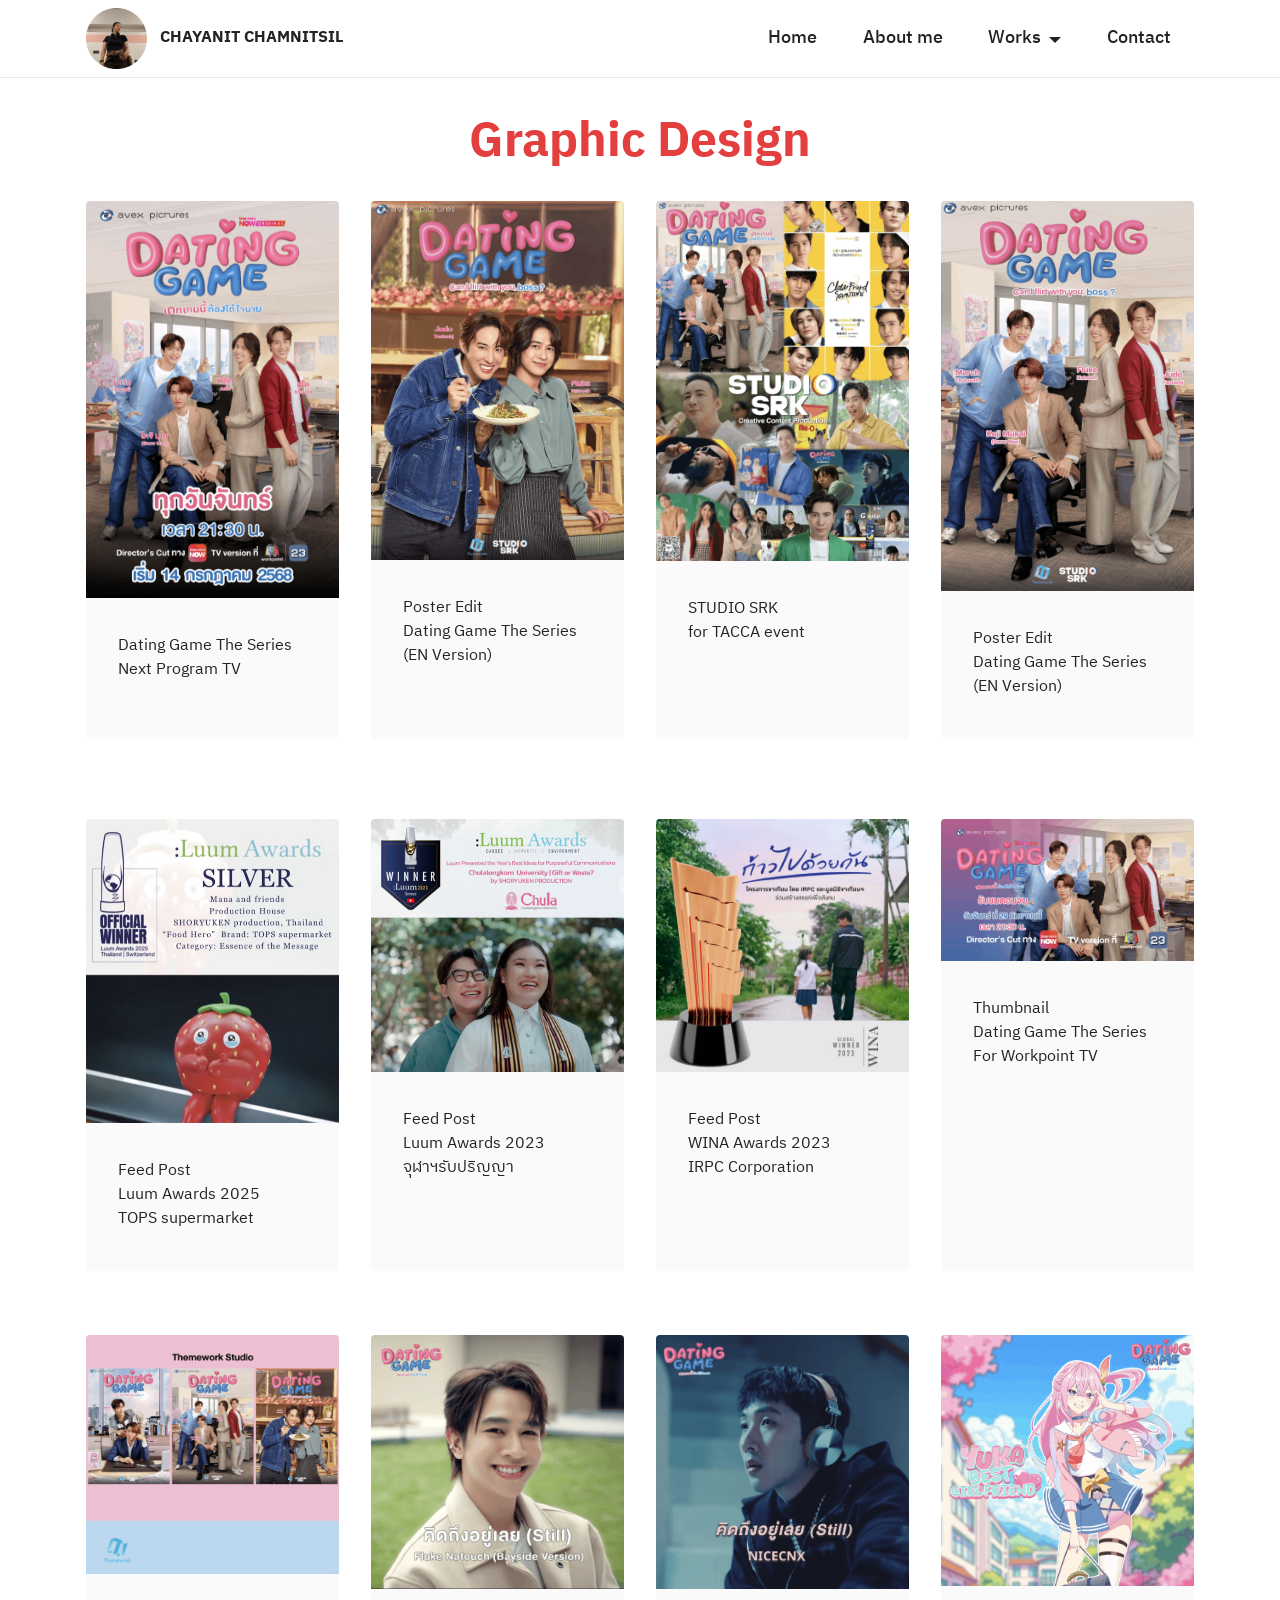
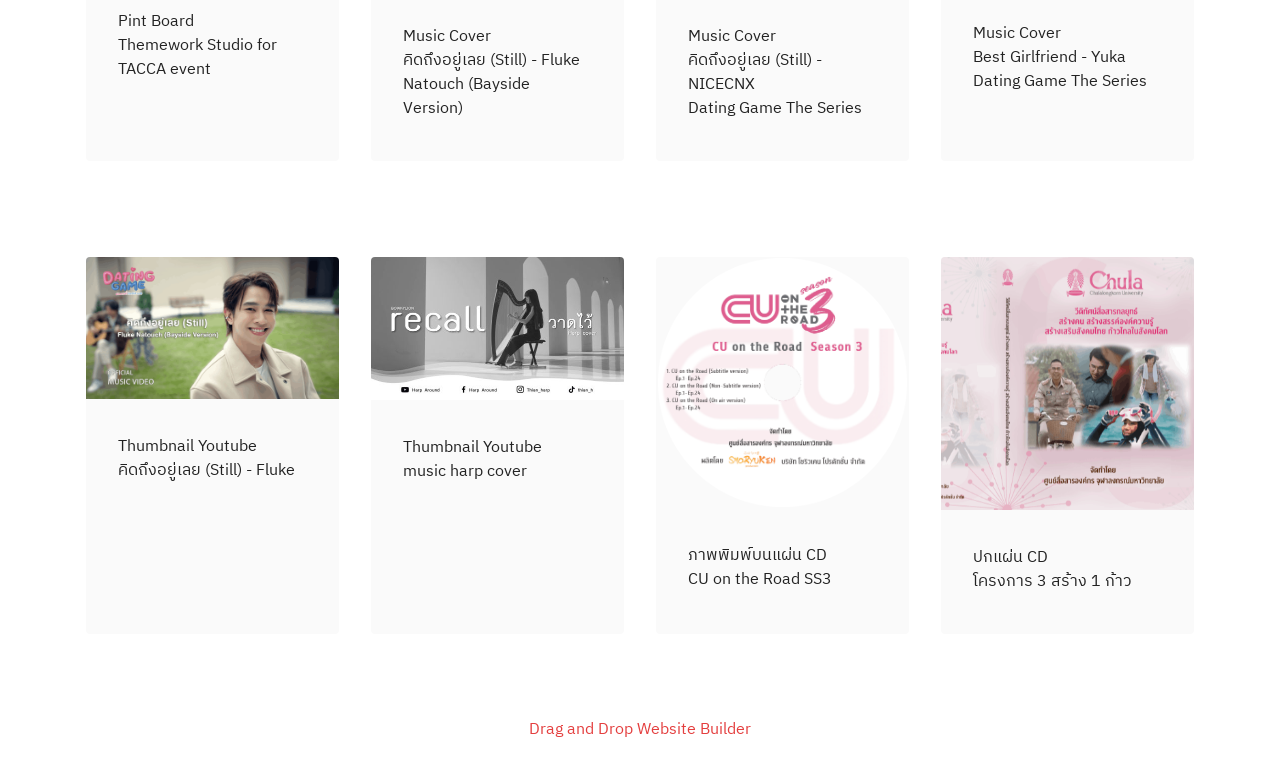
<file: page5.html>
<!DOCTYPE html>
<html  >
<head>
  <!-- Site made with Mobirise Website Builder v6.1.12, https://mobirise.com -->
  <meta charset="UTF-8">
  <meta http-equiv="X-UA-Compatible" content="IE=edge">
  <meta name="generator" content="Mobirise v6.1.12, mobirise.com">
  <meta name="viewport" content="width=device-width, initial-scale=1, minimum-scale=1">
  <link rel="shortcut icon" href="assets/images/611196702-25792781617013690-5333883379415131576-n-96x96.png" type="image/x-icon">
  <meta name="description" content="">
  
  
  <title>Graphic Design Work</title>
  <link rel="stylesheet" href="assets/bootstrap/css/bootstrap.min.css">
  <link rel="stylesheet" href="assets/dropdown/css/style.css">
  <link rel="stylesheet" href="assets/socicon/css/styles.css">
  <link rel="stylesheet" href="assets/theme/css/style.css">
  <link rel="preload" href="https://fonts.googleapis.com/css?family=IBM+Plex+Sans+Thai:100,200,300,400,500,600,700&display=swap" as="style" onload="this.onload=null;this.rel='stylesheet'">
  <noscript><link rel="stylesheet" href="https://fonts.googleapis.com/css?family=IBM+Plex+Sans+Thai:100,200,300,400,500,600,700&display=swap"></noscript>
  <link rel="preload" as="style" href="assets/mobirise/css/mbr-additional.css?v=AITJA7"><link rel="stylesheet" href="assets/mobirise/css/mbr-additional.css?v=AITJA7" type="text/css">

  
  
  
</head>
<body>
  
  <section data-bs-version="5.1" class="menu cid-s48OLK6784" once="menu" id="menu1-3d">
    
    <nav class="navbar navbar-dropdown navbar-fixed-top navbar-expand-lg">
        <div class="container">
            <div class="navbar-brand">
                <span class="navbar-logo">
                    <a href="index.html#features17-x">
                        <img src="assets/images/611196702-25792781617013690-5333883379415131576-n-96x96.webp" alt="" style="height: 3.8rem;">
                    </a>
                </span>
                <span class="navbar-caption-wrap"><a class="navbar-caption text-black text-primary display-7" href="index.html#features17-x">CHAYANIT CHAMNITSIL</a></span>
            </div>
            <button class="navbar-toggler" type="button" data-toggle="collapse" data-bs-toggle="collapse" data-target="#navbarSupportedContent" data-bs-target="#navbarSupportedContent" aria-controls="navbarNavAltMarkup" aria-expanded="false" aria-label="Toggle navigation">
                <div class="hamburger">
                    <span></span>
                    <span></span>
                    <span></span>
                    <span></span>
                </div>
            </button>
            <div class="collapse navbar-collapse" id="navbarSupportedContent">
                <ul class="navbar-nav nav-dropdown nav-right" data-app-modern-menu="true"><li class="nav-item"><a class="nav-link link text-black text-primary display-4" href="https://b6070373.github.io/portfolio2026/">Home</a></li><li class="nav-item"><a class="nav-link link text-black text-primary display-4" href="index.html#image1-3b">About me</a></li><li class="nav-item dropdown"><a class="nav-link link text-black text-primary dropdown-toggle display-4" href="page2.html#video4-1b" data-toggle="dropdown-submenu" data-bs-toggle="dropdown" data-bs-auto-close="outside" aria-expanded="false">Works</a><div class="dropdown-menu" aria-labelledby="dropdown-780"><a class="text-black text-primary dropdown-item display-4" href="page2.html#features16-2t">2022 - Present</a><a class="text-black text-primary dropdown-item display-4" href="page5.html#gallery1-3e">Graphic Design Work</a><a class="text-black text-primary dropdown-item display-4" href="page3.html#gallery4-1x">2018 - 2021</a><a class="text-black text-primary show dropdown-item display-4" href="page4.html#header2-1t">Selected Project</a></div></li><li class="nav-item"><a class="nav-link link text-black text-primary display-4" href="index.html#contacts2-z">Contact</a></li></ul>
                
                
            </div>
        </div>
    </nav>

</section>

<section data-bs-version="5.1" class="gallery1 cid-vildMz3JGf" id="gallery1-3e">
    
    
    <div class="container">
        <div class="mbr-section-head">
            
            <h5 class="mbr-section-subtitle mbr-fonts-style align-center mb-0 mt-2 display-2"><strong>Graphic Design</strong></h5>
        </div>
        <div class="row mt-4">
            
            
            <div class="item features-image сol-12 col-md-6 col-lg-3 active">
                <div class="item-wrapper">
                    <div class="item-img">
                        <img src="assets/images/screenshot-2569-03-25-at-11.30.54-596x1061.webp" alt="Mobirise Website Builder" data-slide-to="1" data-bs-slide-to="1">
                    </div>
                    <div class="item-content">
                        
                        <h6 class="item-subtitle mbr-fonts-style mt-1 display-7">Dating Game The Series<br>Next Program TV</h6>
                        
                    </div>
                    
                </div>
            </div><div class="item features-image сol-12 col-md-6 col-lg-3">
                <div class="item-wrapper">
                    <div class="item-img">
                        <img src="assets/images/screenshot-2569-03-24-at-14.00.47-1052x1494.webp" alt="Mobirise Website Builder" data-slide-to="2" data-bs-slide-to="2">
                    </div>
                    <div class="item-content">
                        
                        <h6 class="item-subtitle mbr-fonts-style mt-1 display-7">Poster Edit<br>Dating Game The Series<div>(EN Version)</div></h6>
                        
                    </div>
                    
                </div>
            </div><div class="item features-image сol-12 col-md-6 col-lg-3">
                <div class="item-wrapper">
                    <div class="item-img">
                        <img src="assets/images/screenshot-2569-03-24-at-14.02.53-596x841.webp" alt="Mobirise Website Builder" data-slide-to="3" data-bs-slide-to="3">
                    </div>
                    <div class="item-content">
                        
                        <h6 class="item-subtitle mbr-fonts-style mt-1 display-7">STUDIO SRK<br>for TACCA event</h6>
                        
                    </div>
                    
                </div>
            </div><div class="item features-image сol-12 col-md-6 col-lg-3">
                <div class="item-wrapper">
                    <div class="item-img">
                        <img src="assets/images/screenshot-2569-03-24-at-13.59.26-596x920.webp" alt="Mobirise Website Builder" data-slide-to="0" data-bs-slide-to="0">
                    </div>
                    <div class="item-content">
                        
                        <h6 class="item-subtitle mbr-fonts-style mt-1 display-7">Poster Edit<br>Dating Game The Series <br>(EN Version)</h6>
                        
                    </div>
                    
                </div>
            </div>
            
        </div>
    </div>
</section>

<section data-bs-version="5.1" class="gallery1 cid-vildMS7oH7" id="gallery1-3f">
    
    
    <div class="container">
        
        <div class="row mt-4">
            <div class="item features-image сol-12 col-md-6 col-lg-3 active">
                <div class="item-wrapper">
                    <div class="item-img">
                        <img src="assets/images/img-3299-506x675.webp" alt="Mobirise Website Builder" data-slide-to="0" data-bs-slide-to="0">
                    </div>
                    <div class="item-content">
                        
                        <h6 class="item-subtitle mbr-fonts-style mt-1 display-7">Feed Post<br>Luum Awards 2025<br>TOPS supermarket</h6>
                        
                    </div>
                    
                </div>
            </div><div class="item features-image сol-12 col-md-6 col-lg-3 active">
                <div class="item-wrapper">
                    <div class="item-img">
                        <img src="assets/images/490362884-1253280380130917-7481605404004129599-n-1440x1440.webp" alt="Mobirise Website Builder" data-slide-to="1" data-bs-slide-to="1">
                    </div>
                    <div class="item-content">
                        
                        <h6 class="item-subtitle mbr-fonts-style mt-1 display-7">Feed Post<br>Luum Awards 2023<br>จุฬาฯรับปริญญา<br><br></h6>
                        
                    </div>
                    
                </div>
            </div><div class="item features-image сol-12 col-md-6 col-lg-3">
                <div class="item-wrapper">
                    <div class="item-img">
                        <img src="assets/images/img-2177-554x554.webp" alt="Mobirise Website Builder" data-slide-to="2" data-bs-slide-to="2">
                    </div>
                    <div class="item-content">
                        
                        <h6 class="item-subtitle mbr-fonts-style mt-1 display-7">Feed Post<br>WINA Awards 2023<div>IRPC Corporation</div></h6>
                        
                    </div>
                    
                </div>
            </div><div class="item features-image сol-12 col-md-6 col-lg-3">
                <div class="item-wrapper">
                    <div class="item-img">
                        <img src="assets/images/screenshot-2569-03-25-at-11.24.27-596x334.webp" alt="Mobirise Website Builder" data-slide-to="3" data-bs-slide-to="3">
                    </div>
                    <div class="item-content">
                        
                        <h6 class="item-subtitle mbr-fonts-style mt-1 display-7">Thumbnail&nbsp;<br>Dating Game The Series<br>For Workpoint TV</h6>
                        
                    </div>
                    
                </div>
            </div>
            
            
            
        </div>
    </div>
</section>

<section data-bs-version="5.1" class="gallery1 cid-vildNeEASj" id="gallery1-3g">
    
    
    <div class="container">
        
        <div class="row mt-4">
            
            
            
            <div class="item features-image сol-12 col-md-6 col-lg-3 active">
                <div class="item-wrapper">
                    <div class="item-img">
                        <img src="assets/images/screenshot-2569-03-24-at-14.06.18-596x563.webp" alt="Mobirise Website Builder" title="" data-slide-to="0" data-bs-slide-to="0">
                    </div>
                    <div class="item-content">
                        
                        <h6 class="item-subtitle mbr-fonts-style mt-1 display-7">Pint Board<br>Themework Studio for TACCA event</h6>
                        
                    </div>
                    
                </div>
            </div><div class="item features-image сol-12 col-md-6 col-lg-3">
                <div class="item-wrapper">
                    <div class="item-img">
                        <img src="assets/images/screenshot-2569-03-24-at-14.25.47-596x598.webp" alt="Mobirise Website Builder" data-slide-to="1" data-bs-slide-to="1">
                    </div>
                    <div class="item-content">
                        
                        <h6 class="item-subtitle mbr-fonts-style mt-1 display-7">Music Cover<br>คิดถึงอยู่เลย (Still) - Fluke Natouch (Bayside Version)</h6>
                        
                    </div>
                    
                </div>
            </div><div class="item features-image сol-12 col-md-6 col-lg-3">
                <div class="item-wrapper">
                    <div class="item-img">
                        <img src="assets/images/screenshot-2569-03-24-at-14.26.52-1122x1128.webp" alt="Mobirise Website Builder" title="" data-slide-to="2" data-bs-slide-to="2">
                    </div>
                    <div class="item-content">
                        
                        <h6 class="item-subtitle mbr-fonts-style mt-1 display-7">Music Cover<div>คิดถึงอยู่เลย (Still) - NICECNX</div><div>Dating Game The Series</div></h6>
                        
                    </div>
                    
                </div>
            </div><div class="item features-image сol-12 col-md-6 col-lg-3">
                <div class="item-wrapper">
                    <div class="item-img">
                        <img src="assets/images/screenshot-2569-03-24-at-14.25.02-1310x1306.webp" alt="Mobirise Website Builder" title="" data-slide-to="3" data-bs-slide-to="3">
                    </div>
                    <div class="item-content">
                        
                        <h6 class="item-subtitle mbr-fonts-style mt-1 display-7">Music Cover<div>Best Girlfriend - Yuka&nbsp;</div><div>Dating Game The Series</div></h6>
                        
                    </div>
                    
                </div>
            </div>
        </div>
    </div>
</section>

<section data-bs-version="5.1" class="gallery1 cid-vildNzhSdC" id="gallery1-3h">
    
    
    <div class="container">
        
        <div class="row mt-4">
            <div class="item features-image сol-12 col-md-6 col-lg-3">
                <div class="item-wrapper">
                    <div class="item-img">
                        <img src="assets/images/screenshot-2569-03-24-at-14.28.01-596x335.webp" alt="Mobirise Website Builder">
                    </div>
                    <div class="item-content">
                        
                        <h6 class="item-subtitle mbr-fonts-style mt-1 display-7">Thumbnail Youtube<br>คิดถึงอยู่เลย (Still) - Fluke</h6>
                        
                    </div>
                    
                </div>
            </div>
            <div class="item features-image сol-12 col-md-6 col-lg-3">
                <div class="item-wrapper">
                    <div class="item-img">
                        <img src="assets/images/thumbnail-recall-1-506x285.webp" alt="Mobirise Website Builder">
                    </div>
                    <div class="item-content">
                        
                        <h6 class="item-subtitle mbr-fonts-style mt-1 display-7">Thumbnail Youtube<div>music harp cover</div></h6>
                        
                    </div>
                    
                </div>
            </div>
            <div class="item features-image сol-12 col-md-6 col-lg-3">
                <div class="item-wrapper">
                    <div class="item-img">
                        <img src="assets/images/cd-ontheroad-ver2-554x549.webp" alt="Mobirise Website Builder">
                    </div>
                    <div class="item-content">
                        
                        <h6 class="item-subtitle mbr-fonts-style mt-1 display-7">ภาพพิมพ์บนแผ่น CD<div>CU on the Road SS3</div></h6>
                        
                    </div>
                    
                </div>
            </div>
            <div class="item features-image сol-12 col-md-6 col-lg-3">
                <div class="item-wrapper">
                    <div class="item-img">
                        <img src="assets/images/coverver3-554x371.webp" alt="Mobirise Website Builder" title="">
                    </div>
                    <div class="item-content">
                        
                        <h6 class="item-subtitle mbr-fonts-style mt-1 display-7">ปกแผ่น CD<div>โครงการ 3 สร้าง 1 ก้าว</div></h6>
                        
                    </div>
                    
                </div>
            </div>
        </div>
    </div>
</section><section class="display-7" style="padding: 0;align-items: center;justify-content: center;flex-wrap: wrap;    align-content: center;display: flex;position: relative;height: 4rem;"><a href="https://mobiri.se/1575482" style="flex: 1 1;height: 4rem;position: absolute;width: 100%;z-index: 1;"><img alt="" style="height: 4rem;" src="[data-uri]"></a><p style="margin: 0;text-align: center;" class="display-7">&#8204;</p><a style="z-index:1" href="https://mobirise.com/drag-drop-website-builder.html">Drag and Drop Website Builder</a></section><script src="assets/bootstrap/js/bootstrap.bundle.min.js"></script>  <script src="assets/smoothscroll/smooth-scroll.js"></script>  <script src="assets/ytplayer/index.js"></script>  <script src="assets/dropdown/js/navbar-dropdown.js"></script>  <script src="assets/theme/js/script.js"></script>  
  
  
 <div id="scrollToTop" class="scrollToTop mbr-arrow-up"><a style="text-align: center;"><i class="mbr-arrow-up-icon mbr-arrow-up-icon-cm cm-icon cm-icon-smallarrow-up"></i></a></div>
  </body>
</html>
</file>
<file: assets/web/assets/mobirise-icons2/mobirise2.css>
@font-face {
  font-family: 'Moririse2';
  font-display: swap;
  src:  url('mobirise2.eot?f2bix4');
  src:  url('mobirise2.eot?f2bix4#iefix') format('embedded-opentype'),
    url('mobirise2.woff2?f2bix4') format('woff2'),
    url('mobirise2.woff?f2bix4') format('woff'),
    url('mobirise2.ttf?f2bix4') format('truetype'),
    url('mobirise2.svg?f2bix4#mobirise2') format('svg');
  font-weight: normal;
  font-style: normal;
}

[class^="mobi-"], [class*=" mobi-"] {
  /* use !important to prevent issues with browser extensions that change fonts */
  font-family: 'Moririse2' !important;
  speak: none;
  font-style: normal;
  font-weight: normal;
  font-variant: normal;
  text-transform: none;
  line-height: 1;

  /* Better Font Rendering =========== */
  -webkit-font-smoothing: antialiased;
  -moz-osx-font-smoothing: grayscale;
}

.mobi-mbri-add-submenu:before {
  content: "\e900";
}
.mobi-mbri-alert:before {
  content: "\e901";
}
.mobi-mbri-align-center:before {
  content: "\e902";
}
.mobi-mbri-align-justify:before {
  content: "\e903";
}
.mobi-mbri-align-left:before {
  content: "\e904";
}
.mobi-mbri-align-right:before {
  content: "\e905";
}
.mobi-mbri-android:before {
  content: "\e906";
}
.mobi-mbri-apple:before {
  content: "\e907";
}
.mobi-mbri-arrow-down:before {
  content: "\e908";
}
.mobi-mbri-arrow-next:before {
  content: "\e909";
}
.mobi-mbri-arrow-prev:before {
  content: "\e90a";
}
.mobi-mbri-arrow-up:before {
  content: "\e90b";
}
.mobi-mbri-bold:before {
  content: "\e90c";
}
.mobi-mbri-bookmark:before {
  content: "\e90d";
}
.mobi-mbri-bootstrap:before {
  content: "\e90e";
}
.mobi-mbri-briefcase:before {
  content: "\e90f";
}
.mobi-mbri-browse:before {
  content: "\e910";
}
.mobi-mbri-bulleted-list:before {
  content: "\e911";
}
.mobi-mbri-calendar:before {
  content: "\e912";
}
.mobi-mbri-camera:before {
  content: "\e913";
}
.mobi-mbri-cart-add:before {
  content: "\e914";
}
.mobi-mbri-cart-full:before {
  content: "\e915";
}
.mobi-mbri-cash:before {
  content: "\e916";
}
.mobi-mbri-change-style:before {
  content: "\e917";
}
.mobi-mbri-chat:before {
  content: "\e918";
}
.mobi-mbri-clock:before {
  content: "\e919";
}
.mobi-mbri-close:before {
  content: "\e91a";
}
.mobi-mbri-cloud:before {
  content: "\e91b";
}
.mobi-mbri-code:before {
  content: "\e91c";
}
.mobi-mbri-contact-form:before {
  content: "\e91d";
}
.mobi-mbri-credit-card:before {
  content: "\e91e";
}
.mobi-mbri-cursor-click:before {
  content: "\e91f";
}
.mobi-mbri-cust-feedback:before {
  content: "\e920";
}
.mobi-mbri-database:before {
  content: "\e921";
}
.mobi-mbri-delivery:before {
  content: "\e922";
}
.mobi-mbri-desktop:before {
  content: "\e923";
}
.mobi-mbri-devices:before {
  content: "\e924";
}
.mobi-mbri-down:before {
  content: "\e925";
}
.mobi-mbri-download-2:before {
  content: "\e926";
}
.mobi-mbri-download:before {
  content: "\e927";
}
.mobi-mbri-drag-n-drop-2:before {
  content: "\e928";
}
.mobi-mbri-drag-n-drop:before {
  content: "\e929";
}
.mobi-mbri-edit-2:before {
  content: "\e92a";
}
.mobi-mbri-edit:before {
  content: "\e92b";
}
.mobi-mbri-error:before {
  content: "\e92c";
}
.mobi-mbri-extension:before {
  content: "\e92d";
}
.mobi-mbri-features:before {
  content: "\e92e";
}
.mobi-mbri-file:before {
  content: "\e92f";
}
.mobi-mbri-flag:before {
  content: "\e930";
}
.mobi-mbri-folder:before {
  content: "\e931";
}
.mobi-mbri-gift:before {
  content: "\e932";
}
.mobi-mbri-github:before {
  content: "\e933";
}
.mobi-mbri-globe-2:before {
  content: "\e934";
}
.mobi-mbri-globe:before {
  content: "\e935";
}
.mobi-mbri-growing-chart:before {
  content: "\e936";
}
.mobi-mbri-hearth:before {
  content: "\e937";
}
.mobi-mbri-help:before {
  content: "\e938";
}
.mobi-mbri-home:before {
  content: "\e939";
}
.mobi-mbri-hot-cup:before {
  content: "\e93a";
}
.mobi-mbri-idea:before {
  content: "\e93b";
}
.mobi-mbri-image-gallery:before {
  content: "\e93c";
}
.mobi-mbri-image-slider:before {
  content: "\e93d";
}
.mobi-mbri-info:before {
  content: "\e93e";
}
.mobi-mbri-italic:before {
  content: "\e93f";
}
.mobi-mbri-key:before {
  content: "\e940";
}
.mobi-mbri-laptop:before {
  content: "\e941";
}
.mobi-mbri-layers:before {
  content: "\e942";
}
.mobi-mbri-left-right:before {
  content: "\e943";
}
.mobi-mbri-left:before {
  content: "\e944";
}
.mobi-mbri-letter:before {
  content: "\e945";
}
.mobi-mbri-like:before {
  content: "\e946";
}
.mobi-mbri-link:before {
  content: "\e947";
}
.mobi-mbri-lock:before {
  content: "\e948";
}
.mobi-mbri-login:before {
  content: "\e949";
}
.mobi-mbri-logout:before {
  content: "\e94a";
}
.mobi-mbri-magic-stick:before {
  content: "\e94b";
}
.mobi-mbri-map-pin:before {
  content: "\e94c";
}
.mobi-mbri-menu:before {
  content: "\e94d";
}
.mobi-mbri-mobile-2:before {
  content: "\e94e";
}
.mobi-mbri-mobile-horizontal:before {
  content: "\e94f";
}
.mobi-mbri-mobile:before {
  content: "\e950";
}
.mobi-mbri-mobirise:before {
  content: "\e951";
}
.mobi-mbri-more-horizontal:before {
  content: "\e952";
}
.mobi-mbri-more-vertical:before {
  content: "\e953";
}
.mobi-mbri-music:before {
  content: "\e954";
}
.mobi-mbri-new-file:before {
  content: "\e955";
}
.mobi-mbri-numbered-list:before {
  content: "\e956";
}
.mobi-mbri-opened-folder:before {
  content: "\e957";
}
.mobi-mbri-pages:before {
  content: "\e958";
}
.mobi-mbri-paper-plane:before {
  content: "\e959";
}
.mobi-mbri-paperclip:before {
  content: "\e95a";
}
.mobi-mbri-phone:before {
  content: "\e95b";
}
.mobi-mbri-photo:before {
  content: "\e95c";
}
.mobi-mbri-photos:before {
  content: "\e95d";
}
.mobi-mbri-pin:before {
  content: "\e95e";
}
.mobi-mbri-play:before {
  content: "\e95f";
}
.mobi-mbri-plus:before {
  content: "\e960";
}
.mobi-mbri-preview:before {
  content: "\e961";
}
.mobi-mbri-print:before {
  content: "\e962";
}
.mobi-mbri-protect:before {
  content: "\e963";
}
.mobi-mbri-question:before {
  content: "\e964";
}
.mobi-mbri-quote-left:before {
  content: "\e965";
}
.mobi-mbri-quote-right:before {
  content: "\e966";
}
.mobi-mbri-redo:before {
  content: "\e967";
}
.mobi-mbri-refresh:before {
  content: "\e968";
}
.mobi-mbri-responsive-2:before {
  content: "\e969";
}
.mobi-mbri-responsive:before {
  content: "\e96a";
}
.mobi-mbri-right:before {
  content: "\e96b";
}
.mobi-mbri-rocket:before {
  content: "\e96c";
}
.mobi-mbri-sad-face:before {
  content: "\e96d";
}
.mobi-mbri-sale:before {
  content: "\e96e";
}
.mobi-mbri-save:before {
  content: "\e96f";
}
.mobi-mbri-search:before {
  content: "\e970";
}
.mobi-mbri-setting-2:before {
  content: "\e971";
}
.mobi-mbri-setting-3:before {
  content: "\e972";
}
.mobi-mbri-setting:before {
  content: "\e973";
}
.mobi-mbri-share:before {
  content: "\e974";
}
.mobi-mbri-shopping-bag:before {
  content: "\e975";
}
.mobi-mbri-shopping-basket:before {
  content: "\e976";
}
.mobi-mbri-shopping-cart:before {
  content: "\e977";
}
.mobi-mbri-sites:before {
  content: "\e978";
}
.mobi-mbri-smile-face:before {
  content: "\e979";
}
.mobi-mbri-speed:before {
  content: "\e97a";
}
.mobi-mbri-star:before {
  content: "\e97b";
}
.mobi-mbri-success:before {
  content: "\e97c";
}
.mobi-mbri-sun:before {
  content: "\e97d";
}
.mobi-mbri-sun2:before {
  content: "\e97e";
}
.mobi-mbri-tablet-vertical:before {
  content: "\e97f";
}
.mobi-mbri-tablet:before {
  content: "\e980";
}
.mobi-mbri-target:before {
  content: "\e981";
}
.mobi-mbri-timer:before {
  content: "\e982";
}
.mobi-mbri-to-ftp:before {
  content: "\e983";
}
.mobi-mbri-to-local-drive:before {
  content: "\e984";
}
.mobi-mbri-touch-swipe:before {
  content: "\e985";
}
.mobi-mbri-touch:before {
  content: "\e986";
}
.mobi-mbri-trash:before {
  content: "\e987";
}
.mobi-mbri-underline:before {
  content: "\e988";
}
.mobi-mbri-undo:before {
  content: "\e989";
}
.mobi-mbri-unlink:before {
  content: "\e98a";
}
.mobi-mbri-unlock:before {
  content: "\e98b";
}
.mobi-mbri-up-down:before {
  content: "\e98c";
}
.mobi-mbri-up:before {
  content: "\e98d";
}
.mobi-mbri-update:before {
  content: "\e98e";
}
.mobi-mbri-upload-2:before {
  content: "\e98f";
}
.mobi-mbri-upload:before {
  content: "\e990";
}
.mobi-mbri-user-2:before {
  content: "\e991";
}
.mobi-mbri-user:before {
  content: "\e992";
}
.mobi-mbri-users:before {
  content: "\e993";
}
.mobi-mbri-video-play:before {
  content: "\e994";
}
.mobi-mbri-video:before {
  content: "\e995";
}
.mobi-mbri-watch:before {
  content: "\e996";
}
.mobi-mbri-website-theme-2:before {
  content: "\e997";
}
.mobi-mbri-website-theme:before {
  content: "\e998";
}
.mobi-mbri-wifi:before {
  content: "\e999";
}
.mobi-mbri-windows:before {
  content: "\e99a";
}
.mobi-mbri-zoom-in:before {
  content: "\e99b";
}
.mobi-mbri-zoom-out:before {
  content: "\e99c";
}
</file>
<file: assets/web/assets/mobirise-icons/mobirise-icons.css>
@font-face {
  font-family: 'MobiriseIcons';
  src:  url('mobirise-icons.eot?spat4u');
  src:  url('mobirise-icons.eot?spat4u#iefix') format('embedded-opentype'),
    url('mobirise-icons.woff2?spat4u') format('woff2'),
    url('mobirise-icons.woff?spat4u') format('woff'),
    url('mobirise-icons.ttf?spat4u') format('truetype'),
    url('mobirise-icons.svg?spat4u#MobiriseIcons') format('svg');
  font-weight: normal;
  font-style: normal;
  font-display: swap;
}

[class^="mbri-"], [class*=" mbri-"] {
  /* use !important to prevent issues with browser extensions that change fonts */
  font-family: MobiriseIcons !important;
  speak: none;
  font-style: normal;
  font-weight: normal;
  font-variant: normal;
  text-transform: none;
  line-height: 1;

  /* Better Font Rendering =========== */
  -webkit-font-smoothing: antialiased;
  -moz-osx-font-smoothing: grayscale;
}

.mbri-add-submenu:before {
  content: "\e900";
}
.mbri-alert:before {
  content: "\e901";
}
.mbri-align-center:before {
  content: "\e902";
}
.mbri-align-justify:before {
  content: "\e903";
}
.mbri-align-left:before {
  content: "\e904";
}
.mbri-align-right:before {
  content: "\e905";
}
.mbri-android:before {
  content: "\e906";
}
.mbri-apple:before {
  content: "\e907";
}
.mbri-arrow-down:before {
  content: "\e908";
}
.mbri-arrow-next:before {
  content: "\e909";
}
.mbri-arrow-prev:before {
  content: "\e90a";
}
.mbri-arrow-up:before {
  content: "\e90b";
}
.mbri-bold:before {
  content: "\e90c";
}
.mbri-bookmark:before {
  content: "\e90d";
}
.mbri-bootstrap:before {
  content: "\e90e";
}
.mbri-briefcase:before {
  content: "\e90f";
}
.mbri-browse:before {
  content: "\e910";
}
.mbri-bulleted-list:before {
  content: "\e911";
}
.mbri-calendar:before {
  content: "\e912";
}
.mbri-camera:before {
  content: "\e913";
}
.mbri-cart-add:before {
  content: "\e914";
}
.mbri-cart-full:before {
  content: "\e915";
}
.mbri-cash:before {
  content: "\e916";
}
.mbri-change-style:before {
  content: "\e917";
}
.mbri-chat:before {
  content: "\e918";
}
.mbri-clock:before {
  content: "\e919";
}
.mbri-close:before {
  content: "\e91a";
}
.mbri-cloud:before {
  content: "\e91b";
}
.mbri-code:before {
  content: "\e91c";
}
.mbri-contact-form:before {
  content: "\e91d";
}
.mbri-credit-card:before {
  content: "\e91e";
}
.mbri-cursor-click:before {
  content: "\e91f";
}
.mbri-cust-feedback:before {
  content: "\e920";
}
.mbri-database:before {
  content: "\e921";
}
.mbri-delivery:before {
  content: "\e922";
}
.mbri-desktop:before {
  content: "\e923";
}
.mbri-devices:before {
  content: "\e924";
}
.mbri-down:before {
  content: "\e925";
}
.mbri-download:before {
  content: "\e989";
}
.mbri-drag-n-drop:before {
  content: "\e927";
}
.mbri-drag-n-drop2:before {
  content: "\e928";
}
.mbri-edit:before {
  content: "\e929";
}
.mbri-edit2:before {
  content: "\e92a";
}
.mbri-error:before {
  content: "\e92b";
}
.mbri-extension:before {
  content: "\e92c";
}
.mbri-features:before {
  content: "\e92d";
}
.mbri-file:before {
  content: "\e92e";
}
.mbri-flag:before {
  content: "\e92f";
}
.mbri-folder:before {
  content: "\e930";
}
.mbri-gift:before {
  content: "\e931";
}
.mbri-github:before {
  content: "\e932";
}
.mbri-globe:before {
  content: "\e933";
}
.mbri-globe-2:before {
  content: "\e934";
}
.mbri-growing-chart:before {
  content: "\e935";
}
.mbri-hearth:before {
  content: "\e936";
}
.mbri-help:before {
  content: "\e937";
}
.mbri-home:before {
  content: "\e938";
}
.mbri-hot-cup:before {
  content: "\e939";
}
.mbri-idea:before {
  content: "\e93a";
}
.mbri-image-gallery:before {
  content: "\e93b";
}
.mbri-image-slider:before {
  content: "\e93c";
}
.mbri-info:before {
  content: "\e93d";
}
.mbri-italic:before {
  content: "\e93e";
}
.mbri-key:before {
  content: "\e93f";
}
.mbri-laptop:before {
  content: "\e940";
}
.mbri-layers:before {
  content: "\e941";
}
.mbri-left-right:before {
  content: "\e942";
}
.mbri-left:before {
  content: "\e943";
}
.mbri-letter:before {
  content: "\e944";
}
.mbri-like:before {
  content: "\e945";
}
.mbri-link:before {
  content: "\e946";
}
.mbri-lock:before {
  content: "\e947";
}
.mbri-login:before {
  content: "\e948";
}
.mbri-logout:before {
  content: "\e949";
}
.mbri-magic-stick:before {
  content: "\e94a";
}
.mbri-map-pin:before {
  content: "\e94b";
}
.mbri-menu:before {
  content: "\e94c";
}
.mbri-mobile:before {
  content: "\e94d";
}
.mbri-mobile2:before {
  content: "\e94e";
}
.mbri-mobirise:before {
  content: "\e94f";
}
.mbri-more-horizontal:before {
  content: "\e950";
}
.mbri-more-vertical:before {
  content: "\e951";
}
.mbri-music:before {
  content: "\e952";
}
.mbri-new-file:before {
  content: "\e953";
}
.mbri-numbered-list:before {
  content: "\e954";
}
.mbri-opened-folder:before {
  content: "\e955";
}
.mbri-pages:before {
  content: "\e956";
}
.mbri-paper-plane:before {
  content: "\e957";
}
.mbri-paperclip:before {
  content: "\e958";
}
.mbri-photo:before {
  content: "\e959";
}
.mbri-photos:before {
  content: "\e95a";
}
.mbri-pin:before {
  content: "\e95b";
}
.mbri-play:before {
  content: "\e95c";
}
.mbri-plus:before {
  content: "\e95d";
}
.mbri-preview:before {
  content: "\e95e";
}
.mbri-print:before {
  content: "\e95f";
}
.mbri-protect:before {
  content: "\e960";
}
.mbri-question:before {
  content: "\e961";
}
.mbri-quote-left:before {
  content: "\e962";
}
.mbri-quote-right:before {
  content: "\e963";
}
.mbri-refresh:before {
  content: "\e964";
}
.mbri-responsive:before {
  content: "\e965";
}
.mbri-right:before {
  content: "\e966";
}
.mbri-rocket:before {
  content: "\e967";
}
.mbri-sad-face:before {
  content: "\e968";
}
.mbri-sale:before {
  content: "\e969";
}
.mbri-save:before {
  content: "\e96a";
}
.mbri-search:before {
  content: "\e96b";
}
.mbri-setting:before {
  content: "\e96c";
}
.mbri-setting2:before {
  content: "\e96d";
}
.mbri-setting3:before {
  content: "\e96e";
}
.mbri-share:before {
  content: "\e96f";
}
.mbri-shopping-bag:before {
  content: "\e970";
}
.mbri-shopping-basket:before {
  content: "\e971";
}
.mbri-shopping-cart:before {
  content: "\e972";
}
.mbri-sites:before {
  content: "\e973";
}
.mbri-smile-face:before {
  content: "\e974";
}
.mbri-speed:before {
  content: "\e975";
}
.mbri-star:before {
  content: "\e976";
}
.mbri-success:before {
  content: "\e977";
}
.mbri-sun:before {
  content: "\e978";
}
.mbri-sun2:before {
  content: "\e979";
}
.mbri-tablet:before {
  content: "\e97a";
}
.mbri-tablet-vertical:before {
  content: "\e97b";
}
.mbri-target:before {
  content: "\e97c";
}
.mbri-timer:before {
  content: "\e97d";
}
.mbri-to-ftp:before {
  content: "\e97e";
}
.mbri-to-local-drive:before {
  content: "\e97f";
}
.mbri-touch-swipe:before {
  content: "\e980";
}
.mbri-touch:before {
  content: "\e981";
}
.mbri-trash:before {
  content: "\e982";
}
.mbri-underline:before {
  content: "\e983";
}
.mbri-unlink:before {
  content: "\e984";
}
.mbri-unlock:before {
  content: "\e985";
}
.mbri-up-down:before {
  content: "\e986";
}
.mbri-up:before {
  content: "\e987";
}
.mbri-update:before {
  content: "\e988";
}
.mbri-upload:before {
 content: "\e926"; 
}
.mbri-user:before {
  content: "\e98a";
}
.mbri-user2:before {
  content: "\e98b";
}
.mbri-users:before {
  content: "\e98c";
}
.mbri-video:before {
  content: "\e98d";
}
.mbri-video-play:before {
  content: "\e98e";
}
.mbri-watch:before {
  content: "\e98f";
}
.mbri-website-theme:before {
  content: "\e990";
}
.mbri-wifi:before {
  content: "\e991";
}
.mbri-windows:before {
  content: "\e992";
}
.mbri-zoom-out:before {
  content: "\e993";
}
.mbri-redo:before {
  content: "\e994";
}
.mbri-undo:before {
  content: "\e995";
}
</file>
<file: assets/dropdown/css/style.css>
.navbar-dropdown {
  left: 0;
  padding: 0;
  position: absolute;
  right: 0;
  top: 0;
  transition: all 0.45s ease;
  z-index: 1030;
  background: #282828; }
  .navbar-dropdown .navbar-logo {
    margin-right: 0.8rem;
    transition: margin 0.3s ease-in-out;
    vertical-align: middle; }
    .navbar-dropdown .navbar-logo img {
      height: 3.125rem;
      transition: all 0.3s ease-in-out; }
    .navbar-dropdown .navbar-logo.mbr-iconfont {
      font-size: 3.125rem;
      line-height: 3.125rem; }
  .navbar-dropdown .navbar-caption {
    font-weight: 700;
    white-space: normal;
    vertical-align: -4px;
    line-height: 3.125rem !important; }
    .navbar-dropdown .navbar-caption, .navbar-dropdown .navbar-caption:hover {
      color: inherit;
      text-decoration: none; }
  .navbar-dropdown .mbr-iconfont + .navbar-caption {
    vertical-align: -1px; }
  .navbar-dropdown.navbar-fixed-top {
    position: fixed; }
  .navbar-dropdown .navbar-brand span {
    vertical-align: -4px; }
  .navbar-dropdown.bg-color.transparent {
    background: none; }
  .navbar-dropdown.navbar-short .navbar-brand {
    padding: 0.625rem 0; }
    .navbar-dropdown.navbar-short .navbar-brand span {
      vertical-align: -1px; }
  .navbar-dropdown.navbar-short .navbar-caption {
    line-height: 2.375rem !important;
    vertical-align: -2px; }
  .navbar-dropdown.navbar-short .navbar-logo {
    margin-right: 0.5rem; }
    .navbar-dropdown.navbar-short .navbar-logo img {
      height: 2.375rem; }
    .navbar-dropdown.navbar-short .navbar-logo.mbr-iconfont {
      font-size: 2.375rem;
      line-height: 2.375rem; }
  .navbar-dropdown.navbar-short .mbr-table-cell {
    height: 3.625rem; }
  .navbar-dropdown .navbar-close {
    left: 0.6875rem;
    position: fixed;
    top: 0.75rem;
    z-index: 1000; }
  .navbar-dropdown .hamburger-icon {
    content: "";
    display: inline-block;
    vertical-align: middle;
    width: 16px;
    -webkit-box-shadow: 0 -6px 0 1px #282828,0 0 0 1px #282828,0 6px 0 1px #282828;
    -moz-box-shadow: 0 -6px 0 1px #282828,0 0 0 1px #282828,0 6px 0 1px #282828;
    box-shadow: 0 -6px 0 1px #282828,0 0 0 1px #282828,0 6px 0 1px #282828; }

.dropdown-menu .dropdown-toggle[data-toggle="dropdown-submenu"]::after {
  border-bottom: 0.35em solid transparent;
  border-left: 0.35em solid;
  border-right: 0;
  border-top: 0.35em solid transparent;
  margin-left: 0.3rem; }

.dropdown-menu .dropdown-item:focus {
  outline: 0; }

.nav-dropdown {
  font-size: 0.75rem;
  font-weight: 500;
  height: auto !important; }
  .nav-dropdown .nav-btn {
    padding-left: 1rem; }
  .nav-dropdown .link {
    margin: .667em 1.667em;
    font-weight: 500;
    padding: 0;
    transition: color .2s ease-in-out; }
    .nav-dropdown .link.dropdown-toggle {
      margin-right: 2.583em; }
      .nav-dropdown .link.dropdown-toggle::after {
        margin-left: .25rem;
        border-top: 0.35em solid;
        border-right: 0.35em solid transparent;
        border-left: 0.35em solid transparent;
        border-bottom: 0; }
      .nav-dropdown .link.dropdown-toggle[aria-expanded="true"] {
        margin: 0;
        padding: 0.667em 3.263em  0.667em 1.667em; }
  .nav-dropdown .link::after,
  .nav-dropdown .dropdown-item::after {
    color: inherit; }
  .nav-dropdown .btn {
    font-size: 0.75rem;
    font-weight: 700;
    letter-spacing: 0;
    margin-bottom: 0;
    padding-left: 1.25rem;
    padding-right: 1.25rem; }
  .nav-dropdown .dropdown-menu {
    border-radius: 0;
    border: 0;
    left: 0;
    margin: 0;
    padding-bottom: 1.25rem;
    padding-top: 1.25rem;
    position: relative; }
  .nav-dropdown .dropdown-submenu {
    margin-left: 0.125rem;
    top: 0; }
  .nav-dropdown .dropdown-item {
    font-weight: 500;
    line-height: 2;
    padding: 0.3846em 4.615em 0.3846em 1.5385em;
    position: relative;
    transition: color .2s ease-in-out, background-color .2s ease-in-out; }
    .nav-dropdown .dropdown-item::after {
      margin-top: -0.3077em;
      position: absolute;
      right: 1.1538em;
      top: 50%; }
    .nav-dropdown .dropdown-item:focus, .nav-dropdown .dropdown-item:hover {
      background: none; }

@media (max-width: 767px) {
  .nav-dropdown.navbar-toggleable-sm {
    bottom: 0;
    display: none;
    left: 0;
    overflow-x: hidden;
    position: fixed;
    top: 0;
    transform: translateX(-100%);
    -ms-transform: translateX(-100%);
    -webkit-transform: translateX(-100%);
    width: 18.75rem;
    z-index: 999; } }
.nav-dropdown.navbar-toggleable-xl {
  bottom: 0;
  display: none;
  left: 0;
  overflow-x: hidden;
  position: fixed;
  top: 0;
  transform: translateX(-100%);
  -ms-transform: translateX(-100%);
  -webkit-transform: translateX(-100%);
  width: 18.75rem;
  z-index: 999; }

.nav-dropdown-sm {
  display: block !important;
  overflow-x: hidden;
  overflow: auto;
  padding-top: 3.875rem; }
  .nav-dropdown-sm::after {
    content: "";
    display: block;
    height: 3rem;
    width: 100%; }
  .nav-dropdown-sm.collapse.in ~ .navbar-close {
    display: block !important; }
  .nav-dropdown-sm.collapsing, .nav-dropdown-sm.collapse.in {
    transform: translateX(0);
    -ms-transform: translateX(0);
    -webkit-transform: translateX(0);
    transition: all 0.25s ease-out;
    -webkit-transition: all 0.25s ease-out;
    background: #282828; }
  .nav-dropdown-sm.collapsing[aria-expanded="false"] {
    transform: translateX(-100%);
    -ms-transform: translateX(-100%);
    -webkit-transform: translateX(-100%); }
  .nav-dropdown-sm .nav-item {
    display: block;
    margin-left: 0 !important;
    padding-left: 0; }
  .nav-dropdown-sm .link,
  .nav-dropdown-sm .dropdown-item {
    border-top: 1px dotted rgba(255, 255, 255, 0.1);
    font-size: 0.8125rem;
    line-height: 1.6;
    margin: 0 !important;
    padding: 0.875rem 2.4rem 0.875rem 1.5625rem !important;
    position: relative;
    white-space: normal; }
    .nav-dropdown-sm .link:focus, .nav-dropdown-sm .link:hover,
    .nav-dropdown-sm .dropdown-item:focus,
    .nav-dropdown-sm .dropdown-item:hover {
      background: rgba(0, 0, 0, 0.2) !important;
      color: #c0a375; }
  .nav-dropdown-sm .nav-btn {
    position: relative;
    padding: 1.5625rem 1.5625rem 0 1.5625rem; }
    .nav-dropdown-sm .nav-btn::before {
      border-top: 1px dotted rgba(255, 255, 255, 0.1);
      content: "";
      left: 0;
      position: absolute;
      top: 0;
      width: 100%; }
    .nav-dropdown-sm .nav-btn + .nav-btn {
      padding-top: 0.625rem; }
      .nav-dropdown-sm .nav-btn + .nav-btn::before {
        display: none; }
  .nav-dropdown-sm .btn {
    padding: 0.625rem 0; }
  .nav-dropdown-sm .dropdown-toggle[data-toggle="dropdown-submenu"]::after {
    margin-left: .25rem;
    border-top: 0.35em solid;
    border-right: 0.35em solid transparent;
    border-left: 0.35em solid transparent;
    border-bottom: 0; }
  .nav-dropdown-sm .dropdown-toggle[data-toggle="dropdown-submenu"][aria-expanded="true"]::after {
    border-top: 0;
    border-right: 0.35em solid transparent;
    border-left: 0.35em solid transparent;
    border-bottom: 0.35em solid; }
  .nav-dropdown-sm .dropdown-menu {
    margin: 0;
    padding: 0;
    position: relative;
    top: 0;
    left: 0;
    width: 100%;
    border: 0;
    float: none;
    border-radius: 0;
    background: none; }
  .nav-dropdown-sm .dropdown-submenu {
    left: 100%;
    margin-left: 0.125rem;
    margin-top: -1.25rem;
    top: 0; }

.navbar-toggleable-sm .nav-dropdown .dropdown-menu {
  position: absolute; }

.navbar-toggleable-sm .nav-dropdown .dropdown-submenu {
  left: 100%;
  margin-left: 0.125rem;
  margin-top: -1.25rem;
  top: 0; }

.navbar-toggleable-sm.opened .nav-dropdown .dropdown-menu {
  position: relative; }

.navbar-toggleable-sm.opened .nav-dropdown .dropdown-submenu {
  left: 0;
  margin-left: 00rem;
  margin-top: 0rem;
  top: 0; }

.is-builder .nav-dropdown.collapsing {
  transition: none !important; }
</file>
<file: assets/socicon/css/styles.css>
@charset "UTF-8";

@font-face {
  font-family: 'Socicon';
  src:  url('../fonts/socicon.eot');
  src:  url('../fonts/socicon.eot?#iefix') format('embedded-opentype'),
    url('../fonts/socicon.woff2') format('woff2'),
    url('../fonts/socicon.ttf') format('truetype'),
    url('../fonts/socicon.woff') format('woff'),
    url('../fonts/socicon.svg#socicon') format('svg');
  font-weight: normal;
  font-style: normal;
  font-display: swap;
}

[data-icon]:before {
  font-family: "socicon" !important;
  content: attr(data-icon);
  font-style: normal !important;
  font-weight: normal !important;
  font-variant: normal !important;
  text-transform: none !important;
  speak: none;
  line-height: 1;
  -webkit-font-smoothing: antialiased;
  -moz-osx-font-smoothing: grayscale;
}

[class^="socicon-"], [class*=" socicon-"] {
  /* use !important to prevent issues with browser extensions that change fonts */
  font-family: 'Socicon' !important;
  speak: none;
  font-style: normal;
  font-weight: normal;
  font-variant: normal;
  text-transform: none;
  line-height: 1;

  /* Better Font Rendering =========== */
  -webkit-font-smoothing: antialiased;
  -moz-osx-font-smoothing: grayscale;
}

.socicon-500px:before {
  content: "\e000";
}
.socicon-8tracks:before {
  content: "\e001";
}
.socicon-airbnb:before {
  content: "\e002";
}
.socicon-alliance:before {
  content: "\e003";
}
.socicon-amazon:before {
  content: "\e004";
}
.socicon-amplement:before {
  content: "\e005";
}
.socicon-android:before {
  content: "\e006";
}
.socicon-angellist:before {
  content: "\e007";
}
.socicon-apple:before {
  content: "\e008";
}
.socicon-appnet:before {
  content: "\e009";
}
.socicon-baidu:before {
  content: "\e00a";
}
.socicon-bandcamp:before {
  content: "\e00b";
}
.socicon-battlenet:before {
  content: "\e00c";
}
.socicon-mixer:before {
  content: "\e00d";
}
.socicon-bebee:before {
  content: "\e00e";
}
.socicon-bebo:before {
  content: "\e00f";
}
.socicon-behance:before {
  content: "\e010";
}
.socicon-blizzard:before {
  content: "\e011";
}
.socicon-blogger:before {
  content: "\e012";
}
.socicon-buffer:before {
  content: "\e013";
}
.socicon-chrome:before {
  content: "\e014";
}
.socicon-coderwall:before {
  content: "\e015";
}
.socicon-curse:before {
  content: "\e016";
}
.socicon-dailymotion:before {
  content: "\e017";
}
.socicon-deezer:before {
  content: "\e018";
}
.socicon-delicious:before {
  content: "\e019";
}
.socicon-deviantart:before {
  content: "\e01a";
}
.socicon-diablo:before {
  content: "\e01b";
}
.socicon-digg:before {
  content: "\e01c";
}
.socicon-discord:before {
  content: "\e01d";
}
.socicon-disqus:before {
  content: "\e01e";
}
.socicon-douban:before {
  content: "\e01f";
}
.socicon-draugiem:before {
  content: "\e020";
}
.socicon-dribbble:before {
  content: "\e021";
}
.socicon-drupal:before {
  content: "\e022";
}
.socicon-ebay:before {
  content: "\e023";
}
.socicon-ello:before {
  content: "\e024";
}
.socicon-endomodo:before {
  content: "\e025";
}
.socicon-envato:before {
  content: "\e026";
}
.socicon-etsy:before {
  content: "\e027";
}
.socicon-facebook:before {
  content: "\e028";
}
.socicon-feedburner:before {
  content: "\e029";
}
.socicon-filmweb:before {
  content: "\e02a";
}
.socicon-firefox:before {
  content: "\e02b";
}
.socicon-flattr:before {
  content: "\e02c";
}
.socicon-flickr:before {
  content: "\e02d";
}
.socicon-formulr:before {
  content: "\e02e";
}
.socicon-forrst:before {
  content: "\e02f";
}
.socicon-foursquare:before {
  content: "\e030";
}
.socicon-friendfeed:before {
  content: "\e031";
}
.socicon-github:before {
  content: "\e032";
}
.socicon-goodreads:before {
  content: "\e033";
}
.socicon-google:before {
  content: "\e034";
}
.socicon-googlescholar:before {
  content: "\e035";
}
.socicon-googlegroups:before {
  content: "\e036";
}
.socicon-googlephotos:before {
  content: "\e037";
}
.socicon-googleplus:before {
  content: "\e038";
}
.socicon-grooveshark:before {
  content: "\e039";
}
.socicon-hackerrank:before {
  content: "\e03a";
}
.socicon-hearthstone:before {
  content: "\e03b";
}
.socicon-hellocoton:before {
  content: "\e03c";
}
.socicon-heroes:before {
  content: "\e03d";
}
.socicon-smashcast:before {
  content: "\e03e";
}
.socicon-horde:before {
  content: "\e03f";
}
.socicon-houzz:before {
  content: "\e040";
}
.socicon-icq:before {
  content: "\e041";
}
.socicon-identica:before {
  content: "\e042";
}
.socicon-imdb:before {
  content: "\e043";
}
.socicon-instagram:before {
  content: "\e044";
}
.socicon-issuu:before {
  content: "\e045";
}
.socicon-istock:before {
  content: "\e046";
}
.socicon-itunes:before {
  content: "\e047";
}
.socicon-keybase:before {
  content: "\e048";
}
.socicon-lanyrd:before {
  content: "\e049";
}
.socicon-lastfm:before {
  content: "\e04a";
}
.socicon-line:before {
  content: "\e04b";
}
.socicon-linkedin:before {
  content: "\e04c";
}
.socicon-livejournal:before {
  content: "\e04d";
}
.socicon-lyft:before {
  content: "\e04e";
}
.socicon-macos:before {
  content: "\e04f";
}
.socicon-mail:before {
  content: "\e050";
}
.socicon-medium:before {
  content: "\e051";
}
.socicon-meetup:before {
  content: "\e052";
}
.socicon-mixcloud:before {
  content: "\e053";
}
.socicon-modelmayhem:before {
  content: "\e054";
}
.socicon-mumble:before {
  content: "\e055";
}
.socicon-myspace:before {
  content: "\e056";
}
.socicon-newsvine:before {
  content: "\e057";
}
.socicon-nintendo:before {
  content: "\e058";
}
.socicon-npm:before {
  content: "\e059";
}
.socicon-odnoklassniki:before {
  content: "\e05a";
}
.socicon-openid:before {
  content: "\e05b";
}
.socicon-opera:before {
  content: "\e05c";
}
.socicon-outlook:before {
  content: "\e05d";
}
.socicon-overwatch:before {
  content: "\e05e";
}
.socicon-patreon:before {
  content: "\e05f";
}
.socicon-paypal:before {
  content: "\e060";
}
.socicon-periscope:before {
  content: "\e061";
}
.socicon-persona:before {
  content: "\e062";
}
.socicon-pinterest:before {
  content: "\e063";
}
.socicon-play:before {
  content: "\e064";
}
.socicon-player:before {
  content: "\e065";
}
.socicon-playstation:before {
  content: "\e066";
}
.socicon-pocket:before {
  content: "\e067";
}
.socicon-qq:before {
  content: "\e068";
}
.socicon-quora:before {
  content: "\e069";
}
.socicon-raidcall:before {
  content: "\e06a";
}
.socicon-ravelry:before {
  content: "\e06b";
}
.socicon-reddit:before {
  content: "\e06c";
}
.socicon-renren:before {
  content: "\e06d";
}
.socicon-researchgate:before {
  content: "\e06e";
}
.socicon-residentadvisor:before {
  content: "\e06f";
}
.socicon-reverbnation:before {
  content: "\e070";
}
.socicon-rss:before {
  content: "\e071";
}
.socicon-sharethis:before {
  content: "\e072";
}
.socicon-skype:before {
  content: "\e073";
}
.socicon-slideshare:before {
  content: "\e074";
}
.socicon-smugmug:before {
  content: "\e075";
}
.socicon-snapchat:before {
  content: "\e076";
}
.socicon-songkick:before {
  content: "\e077";
}
.socicon-soundcloud:before {
  content: "\e078";
}
.socicon-spotify:before {
  content: "\e079";
}
.socicon-stackexchange:before {
  content: "\e07a";
}
.socicon-stackoverflow:before {
  content: "\e07b";
}
.socicon-starcraft:before {
  content: "\e07c";
}
.socicon-stayfriends:before {
  content: "\e07d";
}
.socicon-steam:before {
  content: "\e07e";
}
.socicon-storehouse:before {
  content: "\e07f";
}
.socicon-strava:before {
  content: "\e080";
}
.socicon-streamjar:before {
  content: "\e081";
}
.socicon-stumbleupon:before {
  content: "\e082";
}
.socicon-swarm:before {
  content: "\e083";
}
.socicon-teamspeak:before {
  content: "\e084";
}
.socicon-teamviewer:before {
  content: "\e085";
}
.socicon-technorati:before {
  content: "\e086";
}
.socicon-telegram:before {
  content: "\e087";
}
.socicon-tripadvisor:before {
  content: "\e088";
}
.socicon-tripit:before {
  content: "\e089";
}
.socicon-triplej:before {
  content: "\e08a";
}
.socicon-tumblr:before {
  content: "\e08b";
}
.socicon-twitch:before {
  content: "\e08c";
}
.socicon-twitter:before {
  content: "\e08d";
}
.socicon-uber:before {
  content: "\e08e";
}
.socicon-ventrilo:before {
  content: "\e08f";
}
.socicon-viadeo:before {
  content: "\e090";
}
.socicon-viber:before {
  content: "\e091";
}
.socicon-viewbug:before {
  content: "\e092";
}
.socicon-vimeo:before {
  content: "\e093";
}
.socicon-vine:before {
  content: "\e094";
}
.socicon-vkontakte:before {
  content: "\e095";
}
.socicon-warcraft:before {
  content: "\e096";
}
.socicon-wechat:before {
  content: "\e097";
}
.socicon-weibo:before {
  content: "\e098";
}
.socicon-whatsapp:before {
  content: "\e099";
}
.socicon-wikipedia:before {
  content: "\e09a";
}
.socicon-windows:before {
  content: "\e09b";
}
.socicon-wordpress:before {
  content: "\e09c";
}
.socicon-wykop:before {
  content: "\e09d";
}
.socicon-xbox:before {
  content: "\e09e";
}
.socicon-xing:before {
  content: "\e09f";
}
.socicon-yahoo:before {
  content: "\e0a0";
}
.socicon-yammer:before {
  content: "\e0a1";
}
.socicon-yandex:before {
  content: "\e0a2";
}
.socicon-yelp:before {
  content: "\e0a3";
}
.socicon-younow:before {
  content: "\e0a4";
}
.socicon-youtube:before {
  content: "\e0a5";
}
.socicon-zapier:before {
  content: "\e0a6";
}
.socicon-zerply:before {
  content: "\e0a7";
}
.socicon-zomato:before {
  content: "\e0a8";
}
.socicon-zynga:before {
  content: "\e0a9";
}
.socicon-bluesky:before {
  content: "\e0aa";
}
.socicon-threads:before {
  content: "\e0ab";
}
.socicon-spreadshirt:before {
  content: "\e901";
}
.socicon-gamejolt:before {
  content: "\e902";
}
.socicon-trello:before {
  content: "\e903";
}
.socicon-tunein:before {
  content: "\e904";
}
.socicon-bloglovin:before {
  content: "\e905";
}
.socicon-gamewisp:before {
  content: "\e906";
}
.socicon-messenger:before {
  content: "\e907";
}
.socicon-pandora:before {
  content: "\e908";
}
.socicon-augment:before {
  content: "\e909";
}
.socicon-bitbucket:before {
  content: "\e90a";
}
.socicon-fyuse:before {
  content: "\e90b";
}
.socicon-yt-gaming:before {
  content: "\e90c";
}
.socicon-sketchfab:before {
  content: "\e90d";
}
.socicon-mobcrush:before {
  content: "\e90e";
}
.socicon-microsoft:before {
  content: "\e90f";
}
.socicon-realtor:before {
  content: "\e910";
}
.socicon-tidal:before {
  content: "\e911";
}
.socicon-qobuz:before {
  content: "\e912";
}
.socicon-natgeo:before {
  content: "\e913";
}
.socicon-mastodon:before {
  content: "\e914";
}
.socicon-unsplash:before {
  content: "\e915";
}
.socicon-homeadvisor:before {
  content: "\e916";
}
.socicon-angieslist:before {
  content: "\e917";
}
.socicon-codepen:before {
  content: "\e918";
}
.socicon-slack:before {
  content: "\e919";
}
.socicon-openaigym:before {
  content: "\e91a";
}
.socicon-logmein:before {
  content: "\e91b";
}
.socicon-fiverr:before {
  content: "\e91c";
}
.socicon-gotomeeting:before {
  content: "\e91d";
}
.socicon-aliexpress:before {
  content: "\e91e";
}
.socicon-guru:before {
  content: "\e91f";
}
.socicon-appstore:before {
  content: "\e920";
}
.socicon-homes:before {
  content: "\e921";
}
.socicon-zoom:before {
  content: "\e922";
}
.socicon-alibaba:before {
  content: "\e923";
}
.socicon-craigslist:before {
  content: "\e924";
}
.socicon-wix:before {
  content: "\e925";
}
.socicon-redfin:before {
  content: "\e926";
}
.socicon-googlecalendar:before {
  content: "\e927";
}
.socicon-shopify:before {
  content: "\e928";
}
.socicon-freelancer:before {
  content: "\e929";
}
.socicon-seedrs:before {
  content: "\e92a";
}
.socicon-bing:before {
  content: "\e92b";
}
.socicon-doodle:before {
  content: "\e92c";
}
.socicon-bonanza:before {
  content: "\e92d";
}
.socicon-squarespace:before {
  content: "\e92e";
}
.socicon-toptal:before {
  content: "\e92f";
}
.socicon-gust:before {
  content: "\e930";
}
.socicon-ask:before {
  content: "\e931";
}
.socicon-trulia:before {
  content: "\e932";
}
.socicon-loomly:before {
  content: "\e933";
}
.socicon-ghost:before {
  content: "\e934";
}
.socicon-upwork:before {
  content: "\e935";
}
.socicon-fundable:before {
  content: "\e936";
}
.socicon-booking:before {
  content: "\e937";
}
.socicon-googlemaps:before {
  content: "\e938";
}
.socicon-zillow:before {
  content: "\e939";
}
.socicon-niconico:before {
  content: "\e93a";
}
.socicon-toneden:before {
  content: "\e93b";
}
.socicon-crunchbase:before {
  content: "\e93c";
}
.socicon-homefy:before {
  content: "\e93d";
}
.socicon-calendly:before {
  content: "\e93e";
}
.socicon-livemaster:before {
  content: "\e93f";
}
.socicon-udemy:before {
  content: "\e940";
}
.socicon-codered:before {
  content: "\e941";
}
.socicon-origin:before {
  content: "\e942";
}
.socicon-nextdoor:before {
  content: "\e943";
}
.socicon-portfolio:before {
  content: "\e944";
}
.socicon-instructables:before {
  content: "\e945";
}
.socicon-gitlab:before {
  content: "\e946";
}
.socicon-hackernews:before {
  content: "\e947";
}
.socicon-smashwords:before {
  content: "\e948";
}
.socicon-kobo:before {
  content: "\e949";
}
.socicon-bookbub:before {
  content: "\e94a";
}
.socicon-mailru:before {
  content: "\e94b";
}
.socicon-moddb:before {
  content: "\e94c";
}
.socicon-indiedb:before {
  content: "\e94d";
}
.socicon-traxsource:before {
  content: "\e94e";
}
.socicon-gamefor:before {
  content: "\e94f";
}
.socicon-pixiv:before {
  content: "\e950";
}
.socicon-myanimelist:before {
  content: "\e951";
}
.socicon-blackberry:before {
  content: "\e952";
}
.socicon-wickr:before {
  content: "\e953";
}
.socicon-spip:before {
  content: "\e954";
}
.socicon-napster:before {
  content: "\e955";
}
.socicon-beatport:before {
  content: "\e956";
}
.socicon-hackerone:before {
  content: "\e957";
}
.socicon-internet:before {
  content: "\e958";
}
.socicon-ubuntu:before {
  content: "\e959";
}
.socicon-artstation:before {
  content: "\e95a";
}
.socicon-invision:before {
  content: "\e95b";
}
.socicon-torial:before {
  content: "\e95c";
}
.socicon-collectorz:before {
  content: "\e95d";
}
.socicon-seenthis:before {
  content: "\e95e";
}
.socicon-googleplaymusic:before {
  content: "\e95f";
}
.socicon-debian:before {
  content: "\e960";
}
.socicon-filmfreeway:before {
  content: "\e961";
}
.socicon-gnome:before {
  content: "\e962";
}
.socicon-itchio:before {
  content: "\e963";
}
.socicon-jamendo:before {
  content: "\e964";
}
.socicon-mix:before {
  content: "\e965";
}
.socicon-sharepoint:before {
  content: "\e966";
}
.socicon-tinder:before {
  content: "\e967";
}
.socicon-windguru:before {
  content: "\e968";
}
.socicon-cdbaby:before {
  content: "\e969";
}
.socicon-elementaryos:before {
  content: "\e96a";
}
.socicon-stage32:before {
  content: "\e96b";
}
.socicon-tiktok:before {
  content: "\e96c";
}
.socicon-gitter:before {
  content: "\e96d";
}
.socicon-letterboxd:before {
  content: "\e96e";
}
.socicon-threema:before {
  content: "\e96f";
}
.socicon-splice:before {
  content: "\e970";
}
.socicon-metapop:before {
  content: "\e971";
}
.socicon-naver:before {
  content: "\e972";
}
.socicon-remote:before {
  content: "\e973";
}
.socicon-flipboard:before {
  content: "\e974";
}
.socicon-googlehangouts:before {
  content: "\e975";
}
.socicon-dlive:before {
  content: "\e976";
}
.socicon-vsco:before {
  content: "\e977";
}
.socicon-stitcher:before {
  content: "\e978";
}
.socicon-avvo:before {
  content: "\e979";
}
.socicon-redbubble:before {
  content: "\e97a";
}
.socicon-society6:before {
  content: "\e97b";
}
.socicon-zazzle:before {
  content: "\e97c";
}
.socicon-eitaa:before {
  content: "\e97d";
}
.socicon-soroush:before {
  content: "\e97e";
}
.socicon-bale:before {
  content: "\e97f";
}
</file>
<file: assets/theme/css/style.css>
.engine {
	position: absolute;
	text-indent: -2400px;
	text-align: center;
	padding: 0;
	top: 0;
	left: -2400px;
}@charset "UTF-8";
section {
  background-color: #ffffff;
}

body {
  font-style: normal;
  line-height: 1.5;
  font-weight: 400;
  color: #232323;
  position: relative;
}

button {
  background-color: transparent;
  border-color: transparent;
}

section,
.container,
.container-fluid {
  position: relative;
  word-wrap: break-word;
}

a.mbr-iconfont:hover {
  text-decoration: none;
}

.article .lead p,
.article .lead ul,
.article .lead ol,
.article .lead pre,
.article .lead blockquote {
  margin-bottom: 0;
}

a {
  font-style: normal;
  font-weight: 400;
  cursor: pointer;
}
a, a:hover {
  text-decoration: none;
}

.mbr-section-title {
  font-style: normal;
  line-height: 1.3;
}

.mbr-section-subtitle {
  line-height: 1.3;
}

.mbr-text {
  font-style: normal;
  line-height: 1.7;
}

h1,
h2,
h3,
h4,
h5,
h6,
.display-1,
.display-2,
.display-4,
.display-5,
.display-7,
span,
p,
a {
  line-height: 1;
  word-break: break-word;
  word-wrap: break-word;
  font-weight: 400;
}

b,
strong {
  font-weight: bold;
}

input:-webkit-autofill, input:-webkit-autofill:hover, input:-webkit-autofill:focus, input:-webkit-autofill:active {
  transition-delay: 9999s;
  -webkit-transition-property: background-color, color;
  transition-property: background-color, color;
}

textarea[type=hidden] {
  display: none;
}

section {
  background-position: 50% 50%;
  background-repeat: no-repeat;
  background-size: cover;
}
section .mbr-background-video,
section .mbr-background-video-preview {
  position: absolute;
  bottom: 0;
  left: 0;
  right: 0;
  top: 0;
}

.hidden {
  visibility: hidden;
}

.mbr-z-index20 {
  z-index: 20;
}

/*! Base colors */
.mbr-white {
  color: #ffffff;
}

.mbr-black {
  color: #111111;
}

.mbr-bg-white {
  background-color: #ffffff;
}

.mbr-bg-black {
  background-color: #000000;
}

/*! Text-aligns */
.align-left {
  text-align: left;
}

.align-center {
  text-align: center;
}

.align-right {
  text-align: right;
}

/*! Font-weight  */
.mbr-light {
  font-weight: 300;
}

.mbr-regular {
  font-weight: 400;
}

.mbr-semibold {
  font-weight: 500;
}

.mbr-bold {
  font-weight: 700;
}

/*! Media  */
.media-content {
  flex-basis: 100%;
}

.media-container-row {
  display: flex;
  flex-direction: row;
  flex-wrap: wrap;
  justify-content: center;
  align-content: center;
  align-items: start;
}
.media-container-row .media-size-item {
  width: 400px;
}

.media-container-column {
  display: flex;
  flex-direction: column;
  flex-wrap: wrap;
  justify-content: center;
  align-content: center;
  align-items: stretch;
}
.media-container-column > * {
  width: 100%;
}

@media (min-width: 992px) {
  .media-container-row {
    flex-wrap: nowrap;
  }
}
figure {
  margin-bottom: 0;
  overflow: hidden;
}

figure[mbr-media-size] {
  transition: width 0.1s;
}

img,
iframe {
  display: block;
  width: 100%;
}

.card {
  background-color: transparent;
  border: none;
}

.card-box {
  width: 100%;
}

.card-img {
  text-align: center;
  flex-shrink: 0;
  -webkit-flex-shrink: 0;
}

.media {
  max-width: 100%;
  margin: 0 auto;
}

.mbr-figure {
  align-self: center;
}

.media-container > div {
  max-width: 100%;
}

.mbr-figure img,
.card-img img {
  width: 100%;
}

@media (max-width: 991px) {
  .media-size-item {
    width: auto !important;
  }

  .media {
    width: auto;
  }

  .mbr-figure {
    width: 100% !important;
  }
}
/*! Buttons */
.mbr-section-btn {
  margin-left: -0.6rem;
  margin-right: -0.6rem;
  font-size: 0;
}

.btn {
  font-weight: 600;
  border-width: 1px;
  font-style: normal;
  margin: 0.6rem 0.6rem;
  white-space: normal;
  transition: all 0.2s ease-in-out;
  display: inline-flex;
  align-items: center;
  justify-content: center;
  word-break: break-word;
}

.btn-sm {
  font-weight: 600;
  letter-spacing: 0px;
  transition: all 0.3s ease-in-out;
}

.btn-md {
  font-weight: 600;
  letter-spacing: 0px;
  transition: all 0.3s ease-in-out;
}

.btn-lg {
  font-weight: 600;
  letter-spacing: 0px;
  transition: all 0.3s ease-in-out;
}

.btn-form {
  margin: 0;
}
.btn-form:hover {
  cursor: pointer;
}

nav .mbr-section-btn {
  margin-left: 0rem;
  margin-right: 0rem;
}

/*! Btn icon margin */
.btn .mbr-iconfont,
.btn.btn-sm .mbr-iconfont {
  order: 1;
  cursor: pointer;
  margin-left: 0.5rem;
  vertical-align: sub;
}

.btn.btn-md .mbr-iconfont,
.btn.btn-md .mbr-iconfont {
  margin-left: 0.8rem;
}

.mbr-regular {
  font-weight: 400;
}

.mbr-semibold {
  font-weight: 500;
}

.mbr-bold {
  font-weight: 700;
}

[type=submit] {
  -webkit-appearance: none;
}

/*! Full-screen */
.mbr-fullscreen .mbr-overlay {
  min-height: 100vh;
}

.mbr-fullscreen {
  display: flex;
  display: -moz-flex;
  display: -ms-flex;
  display: -o-flex;
  align-items: center;
  min-height: 100vh;
  padding-top: 3rem;
  padding-bottom: 3rem;
}

/*! Map */
.map {
  height: 25rem;
  position: relative;
}
.map iframe {
  width: 100%;
  height: 100%;
}

/*! Scroll to top arrow */
.mbr-arrow-up {
  bottom: 25px;
  right: 90px;
  position: fixed;
  text-align: right;
  z-index: 5000;
  color: #ffffff;
  font-size: 22px;
}

.mbr-arrow-up a {
  background: rgba(0, 0, 0, 0.2);
  border-radius: 50%;
  color: #fff;
  display: inline-block;
  height: 60px;
  width: 60px;
  border: 2px solid #fff;
  outline-style: none !important;
  position: relative;
  text-decoration: none;
  transition: all 0.3s ease-in-out;
  cursor: pointer;
  text-align: center;
}
.mbr-arrow-up a:hover {
  background-color: rgba(0, 0, 0, 0.4);
}
.mbr-arrow-up a i {
  line-height: 60px;
}

.mbr-arrow-up-icon {
  display: block;
  color: #fff;
}

.mbr-arrow-up-icon::before {
  content: "›";
  display: inline-block;
  font-family: serif;
  font-size: 22px;
  line-height: 1;
  font-style: normal;
  position: relative;
  top: 6px;
  left: -4px;
  transform: rotate(-90deg);
}

/*! Arrow Down */
.mbr-arrow {
  position: absolute;
  bottom: 45px;
  left: 50%;
  width: 60px;
  height: 60px;
  cursor: pointer;
  background-color: rgba(80, 80, 80, 0.5);
  border-radius: 50%;
  transform: translateX(-50%);
}
@media (max-width: 767px) {
  .mbr-arrow {
    display: none;
  }
}
.mbr-arrow > a {
  display: inline-block;
  text-decoration: none;
  outline-style: none;
  -webkit-animation: arrowdown 1.7s ease-in-out infinite;
          animation: arrowdown 1.7s ease-in-out infinite;
  color: #ffffff;
}
.mbr-arrow > a > i {
  position: absolute;
  top: -2px;
  left: 15px;
  font-size: 2rem;
}

#scrollToTop a i::before {
  content: "";
  position: absolute;
  display: block;
  border-bottom: 2.5px solid #fff;
  border-left: 2.5px solid #fff;
  width: 27.8%;
  height: 27.8%;
  left: 50%;
  top: 51%;
  transform: translateY(-30%) translateX(-50%) rotate(135deg);
}

@keyframes arrowdown {
  0% {
    transform: translateY(0px);
  }
  50% {
    transform: translateY(-5px);
  }
  100% {
    transform: translateY(0px);
  }
}
@-webkit-keyframes arrowdown {
  0% {
    transform: translateY(0px);
  }
  50% {
    transform: translateY(-5px);
  }
  100% {
    transform: translateY(0px);
  }
}
@media (max-width: 500px) {
  .mbr-arrow-up {
    left: 0;
    right: 0;
    text-align: center;
  }
}
/*Gradients animation*/
@keyframes gradient-animation {
  from {
    background-position: 0% 100%;
    -webkit-animation-timing-function: ease-in-out;
            animation-timing-function: ease-in-out;
  }
  to {
    background-position: 100% 0%;
    -webkit-animation-timing-function: ease-in-out;
            animation-timing-function: ease-in-out;
  }
}
@-webkit-keyframes gradient-animation {
  from {
    background-position: 0% 100%;
    -webkit-animation-timing-function: ease-in-out;
            animation-timing-function: ease-in-out;
  }
  to {
    background-position: 100% 0%;
    -webkit-animation-timing-function: ease-in-out;
            animation-timing-function: ease-in-out;
  }
}
.bg-gradient {
  background-size: 200% 200%;
  animation: gradient-animation 5s infinite alternate;
  -webkit-animation: gradient-animation 5s infinite alternate;
}

.menu .navbar-brand {
  display: -webkit-flex;
}
.menu .navbar-brand span {
  display: flex;
  display: -webkit-flex;
}
.menu .navbar-brand .navbar-caption-wrap {
  display: -webkit-flex;
}
.menu .navbar-brand .navbar-logo img {
  display: -webkit-flex;
  width: auto;
}
@media (min-width: 768px) and (max-width: 991px) {
  .menu .navbar-toggleable-sm .navbar-nav {
    display: -ms-flexbox;
  }
}
@media (max-width: 991px) {
  .menu .navbar-collapse {
    max-height: 93.5vh;
  }
  .menu .navbar-collapse.show {
    overflow: auto;
  }
}
@media (min-width: 992px) {
  .menu .navbar-nav.nav-dropdown {
    display: -webkit-flex;
  }
  .menu .navbar-toggleable-sm .navbar-collapse {
    display: -webkit-flex !important;
  }
  .menu .collapsed .navbar-collapse {
    max-height: 93.5vh;
  }
  .menu .collapsed .navbar-collapse.show {
    overflow: auto;
  }
}
@media (max-width: 767px) {
  .menu .navbar-collapse {
    max-height: 80vh;
  }
}

.nav-link .mbr-iconfont {
  margin-right: 0.5rem;
}

.navbar {
  display: -webkit-flex;
  -webkit-flex-wrap: wrap;
  -webkit-align-items: center;
  -webkit-justify-content: space-between;
}

.navbar-collapse {
  -webkit-flex-basis: 100%;
  -webkit-flex-grow: 1;
  -webkit-align-items: center;
}

.nav-dropdown .link {
  padding: 0.667em 1.667em !important;
  margin: 0 !important;
}

.nav {
  display: -webkit-flex;
  -webkit-flex-wrap: wrap;
}

.row {
  display: -webkit-flex;
  -webkit-flex-wrap: wrap;
}

.justify-content-center {
  -webkit-justify-content: center;
}

.form-inline {
  display: -webkit-flex;
}

.card-wrapper {
  -webkit-flex: 1;
}

.carousel-control {
  z-index: 10;
  display: -webkit-flex;
}

.carousel-controls {
  display: -webkit-flex;
}

.media {
  display: -webkit-flex;
}

.form-group:focus {
  outline: none;
}

.jq-selectbox__select {
  padding: 7px 0;
  position: relative;
}

.jq-selectbox__dropdown {
  overflow: hidden;
  border-radius: 10px;
  position: absolute;
  top: 100%;
  left: 0 !important;
  width: 100% !important;
}

.jq-selectbox__trigger-arrow {
  right: 0;
  transform: translateY(-50%);
}

.jq-selectbox li {
  padding: 1.07em 0.5em;
}

input[type=range] {
  padding-left: 0 !important;
  padding-right: 0 !important;
}

.modal-dialog,
.modal-content {
  height: 100%;
}

.modal-dialog .carousel-inner {
  height: calc(100vh - 1.75rem);
}
@media (max-width: 575px) {
  .modal-dialog .carousel-inner {
    height: calc(100vh - 1rem);
  }
}

.carousel-item {
  text-align: center;
}

.carousel-item img {
  margin: auto;
}

.navbar-toggler {
  align-self: flex-start;
  padding: 0.25rem 0.75rem;
  font-size: 1.25rem;
  line-height: 1;
  background: transparent;
  border: 1px solid transparent;
  border-radius: 0.25rem;
}

.navbar-toggler:focus,
.navbar-toggler:hover {
  text-decoration: none;
  box-shadow: none;
}

.navbar-toggler-icon {
  display: inline-block;
  width: 1.5em;
  height: 1.5em;
  vertical-align: middle;
  content: "";
  background: no-repeat center center;
  background-size: 100% 100%;
}

.navbar-toggler-left {
  position: absolute;
  left: 1rem;
}

.navbar-toggler-right {
  position: absolute;
  right: 1rem;
}

.card-img {
  width: auto;
}

.menu .navbar.collapsed:not(.beta-menu) {
  flex-direction: column;
}

.carousel-item.active,
.carousel-item-next,
.carousel-item-prev {
  display: flex;
}

.note-air-layout .dropup .dropdown-menu,
.note-air-layout .navbar-fixed-bottom .dropdown .dropdown-menu {
  bottom: initial !important;
}

html,
body {
  height: auto;
  min-height: 100vh;
}

.dropup .dropdown-toggle::after {
  display: none;
}

.form-asterisk {
  font-family: initial;
  position: absolute;
  top: -2px;
  font-weight: normal;
}

.form-control-label {
  position: relative;
  cursor: pointer;
  margin-bottom: 0.357em;
  padding: 0;
}

.alert {
  color: #ffffff;
  border-radius: 0;
  border: 0;
  font-size: 1.1rem;
  line-height: 1.5;
  margin-bottom: 1.875rem;
  padding: 1.25rem;
  position: relative;
  text-align: center;
}
.alert.alert-form::after {
  background-color: inherit;
  bottom: -7px;
  content: "";
  display: block;
  height: 14px;
  left: 50%;
  margin-left: -7px;
  position: absolute;
  transform: rotate(45deg);
  width: 14px;
}

.form-control {
  background-color: #ffffff;
  background-clip: border-box;
  color: #232323;
  line-height: 1rem !important;
  height: auto;
  padding: 0.6rem 1.2rem;
  transition: border-color 0.25s ease 0s;
  border: 1px solid transparent !important;
  border-radius: 4px;
  box-shadow: rgba(0, 0, 0, 0.07) 0px 1px 1px 0px, rgba(0, 0, 0, 0.07) 0px 1px 3px 0px, rgba(0, 0, 0, 0.03) 0px 0px 0px 1px;
}
.form-active .form-control:invalid {
  border-color: red;
}

form .row {
  margin-left: -0.6rem;
  margin-right: -0.6rem;
}
form .row [class*=col] {
  padding-left: 0.6rem;
  padding-right: 0.6rem;
}

form .mbr-section-btn {
  margin: 0;
  padding-left: 0.6rem;
  padding-right: 0.6rem;
}

form .btn {
  display: flex;
  padding: 0.6rem 1.2rem;
  margin: 0;
}

form .form-check-input {
  margin-top: 0.5;
}

textarea.form-control {
  line-height: 1.5rem !important;
}

.form-group {
  margin-bottom: 1.2rem;
}

.form-control,
form .btn {
  min-height: 48px;
}

.gdpr-block label span.textGDPR input[name=gdpr] {
  top: 7px;
}

.form-control:focus {
  box-shadow: none;
}

:focus {
  outline: none;
}

.mbr-overlay {
  background-color: #000;
  bottom: 0;
  left: 0;
  opacity: 0.5;
  position: absolute;
  right: 0;
  top: 0;
  z-index: 0;
  pointer-events: none;
}

blockquote {
  font-style: italic;
  padding: 3rem;
  font-size: 1.09rem;
  position: relative;
  border-left: 3px solid;
}

ul,
ol,
pre,
blockquote {
  margin-bottom: 2.3125rem;
}

.mt-4 {
  margin-top: 2rem !important;
}

.mb-4 {
  margin-bottom: 2rem !important;
}

@media (min-width: 992px) {
  .container {
    padding-left: 16px;
    padding-right: 16px;
  }

  .row {
    margin-left: -16px;
    margin-right: -16px;
  }
  .row > [class*=col] {
    padding-left: 16px;
    padding-right: 16px;
  }
}
@media (min-width: 768px) {
  .container-fluid {
    padding-left: 32px;
    padding-right: 32px;
  }
}
@media (min-width: 768px) and (max-width: 991px) {
  .mbr-container {
    padding-left: 32px;
    padding-right: 32px;
  }
}
@media (max-width: 767px) {
  .mbr-container {
    padding-left: 16px;
    padding-right: 16px;
  }
}
.card-wrapper,
.item-wrapper {
  overflow: hidden;
}

.app-video-wrapper > img {
  opacity: 1;
}

.item {
  position: relative;
}

.dropdown-menu .dropdown-menu {
  left: 100%;
}

.dropdown-item + .dropdown-menu {
  display: none;
}

.dropdown-item:hover + .dropdown-menu,
.dropdown-menu:hover {
  display: block;
}

@media (min-aspect-ratio: 16/9) {
  .mbr-video-foreground {
    height: 300% !important;
    top: -100% !important;
  }
}
@media (max-aspect-ratio: 16/9) {
  .mbr-video-foreground {
    width: 300% !important;
    left: -100% !important;
  }
}
</file>
<file: assets/mobirise/css/mbr-additional.css>
body {
  font-family: Jost;
}
.display-1 {
  font-family: 'IBM Plex Sans Thai', sans-serif;
  font-size: 4.6rem;
  line-height: 1.1;
}
.display-1 > .mbr-iconfont {
  font-size: 5.75rem;
}
.display-2 {
  font-family: 'IBM Plex Sans Thai', sans-serif;
  font-size: 3rem;
  line-height: 1.1;
}
.display-2 > .mbr-iconfont {
  font-size: 3.75rem;
}
.display-4 {
  font-family: 'IBM Plex Sans Thai', sans-serif;
  font-size: 1.1rem;
  line-height: 1.5;
}
.display-4 > .mbr-iconfont {
  font-size: 1.375rem;
}
.display-5 {
  font-family: 'IBM Plex Sans Thai', sans-serif;
  font-size: 1.2rem;
  line-height: 1.5;
}
.display-5 > .mbr-iconfont {
  font-size: 1.5rem;
}
.display-7 {
  font-family: 'IBM Plex Sans Thai', sans-serif;
  font-size: 1rem;
  line-height: 1.5;
}
.display-7 > .mbr-iconfont {
  font-size: 1.25rem;
}
/* ---- Fluid typography for mobile devices ---- */
/* 1.4 - font scale ratio ( bootstrap == 1.42857 ) */
/* 100vw - current viewport width */
/* (48 - 20)  48 == 48rem == 768px, 20 == 20rem == 320px(minimal supported viewport) */
/* 0.65 - min scale variable, may vary */
@media (max-width: 992px) {
  .display-1 {
    font-size: 3.68rem;
  }
}
@media (max-width: 768px) {
  .display-1 {
    font-size: 3.22rem;
    font-size: calc( 2.26rem + (4.6 - 2.26) * ((100vw - 20rem) / (48 - 20)));
    line-height: calc( 1.1 * (2.26rem + (4.6 - 2.26) * ((100vw - 20rem) / (48 - 20))));
  }
  .display-2 {
    font-size: 2.4rem;
    font-size: calc( 1.7rem + (3 - 1.7) * ((100vw - 20rem) / (48 - 20)));
    line-height: calc( 1.3 * (1.7rem + (3 - 1.7) * ((100vw - 20rem) / (48 - 20))));
  }
  .display-4 {
    font-size: 0.88rem;
    font-size: calc( 1.0350000000000001rem + (1.1 - 1.0350000000000001) * ((100vw - 20rem) / (48 - 20)));
    line-height: calc( 1.4 * (1.0350000000000001rem + (1.1 - 1.0350000000000001) * ((100vw - 20rem) / (48 - 20))));
  }
  .display-5 {
    font-size: 0.96rem;
    font-size: calc( 1.07rem + (1.2 - 1.07) * ((100vw - 20rem) / (48 - 20)));
    line-height: calc( 1.4 * (1.07rem + (1.2 - 1.07) * ((100vw - 20rem) / (48 - 20))));
  }
  .display-7 {
    font-size: 0.8rem;
    font-size: calc( 1rem + (1 - 1) * ((100vw - 20rem) / (48 - 20)));
    line-height: calc( 1.4 * (1rem + (1 - 1) * ((100vw - 20rem) / (48 - 20))));
  }
}
/* Buttons */
.btn {
  padding: 0.6rem 1.2rem;
  border-radius: 4px;
}
.btn-sm {
  padding: 0.6rem 1.2rem;
  border-radius: 4px;
}
.btn-md {
  padding: 0.6rem 1.2rem;
  border-radius: 4px;
}
.btn-lg {
  padding: 1rem 2.6rem;
  border-radius: 4px;
}
.bg-primary {
  background-color: #e43f3f !important;
}
.bg-success {
  background-color: #40b0bf !important;
}
.bg-info {
  background-color: #6592e6 !important;
}
.bg-warning {
  background-color: #ffe161 !important;
}
.bg-danger {
  background-color: #ff8a8a !important;
}
.btn-primary,
.btn-primary:active {
  background-color: #e43f3f !important;
  border-color: #e43f3f !important;
  color: #ffffff !important;
  box-shadow: 0 2px 2px 0 rgba(0, 0, 0, 0.2);
}
.btn-primary:hover,
.btn-primary:focus,
.btn-primary.focus,
.btn-primary.active {
  color: #ffffff !important;
  background-color: #b31919 !important;
  border-color: #b31919 !important;
  box-shadow: 0 2px 5px 0 rgba(0, 0, 0, 0.2);
}
.btn-primary.disabled,
.btn-primary:disabled {
  color: #ffffff !important;
  background-color: #b31919 !important;
  border-color: #b31919 !important;
}
.btn-secondary,
.btn-secondary:active {
  background-color: #e43f3f !important;
  border-color: #e43f3f !important;
  color: #ffffff !important;
  box-shadow: 0 2px 2px 0 rgba(0, 0, 0, 0.2);
}
.btn-secondary:hover,
.btn-secondary:focus,
.btn-secondary.focus,
.btn-secondary.active {
  color: #ffffff !important;
  background-color: #b31919 !important;
  border-color: #b31919 !important;
  box-shadow: 0 2px 5px 0 rgba(0, 0, 0, 0.2);
}
.btn-secondary.disabled,
.btn-secondary:disabled {
  color: #ffffff !important;
  background-color: #b31919 !important;
  border-color: #b31919 !important;
}
.btn-info,
.btn-info:active {
  background-color: #6592e6 !important;
  border-color: #6592e6 !important;
  color: #ffffff !important;
  box-shadow: 0 2px 2px 0 rgba(0, 0, 0, 0.2);
}
.btn-info:hover,
.btn-info:focus,
.btn-info.focus,
.btn-info.active {
  color: #ffffff !important;
  background-color: #2260d2 !important;
  border-color: #2260d2 !important;
  box-shadow: 0 2px 5px 0 rgba(0, 0, 0, 0.2);
}
.btn-info.disabled,
.btn-info:disabled {
  color: #ffffff !important;
  background-color: #2260d2 !important;
  border-color: #2260d2 !important;
}
.btn-success,
.btn-success:active {
  background-color: #40b0bf !important;
  border-color: #40b0bf !important;
  color: #ffffff !important;
  box-shadow: 0 2px 2px 0 rgba(0, 0, 0, 0.2);
}
.btn-success:hover,
.btn-success:focus,
.btn-success.focus,
.btn-success.active {
  color: #ffffff !important;
  background-color: #2a747e !important;
  border-color: #2a747e !important;
  box-shadow: 0 2px 5px 0 rgba(0, 0, 0, 0.2);
}
.btn-success.disabled,
.btn-success:disabled {
  color: #ffffff !important;
  background-color: #2a747e !important;
  border-color: #2a747e !important;
}
.btn-warning,
.btn-warning:active {
  background-color: #ffe161 !important;
  border-color: #ffe161 !important;
  color: #614f00 !important;
  box-shadow: 0 2px 2px 0 rgba(0, 0, 0, 0.2);
}
.btn-warning:hover,
.btn-warning:focus,
.btn-warning.focus,
.btn-warning.active {
  color: #0a0800 !important;
  background-color: #ffd10a !important;
  border-color: #ffd10a !important;
  box-shadow: 0 2px 5px 0 rgba(0, 0, 0, 0.2);
}
.btn-warning.disabled,
.btn-warning:disabled {
  color: #614f00 !important;
  background-color: #ffd10a !important;
  border-color: #ffd10a !important;
}
.btn-danger,
.btn-danger:active {
  background-color: #ff8a8a !important;
  border-color: #ff8a8a !important;
  color: #ffffff !important;
  box-shadow: 0 2px 2px 0 rgba(0, 0, 0, 0.2);
}
.btn-danger:hover,
.btn-danger:focus,
.btn-danger.focus,
.btn-danger.active {
  color: #ffffff !important;
  background-color: #ff3333 !important;
  border-color: #ff3333 !important;
  box-shadow: 0 2px 5px 0 rgba(0, 0, 0, 0.2);
}
.btn-danger.disabled,
.btn-danger:disabled {
  color: #ffffff !important;
  background-color: #ff3333 !important;
  border-color: #ff3333 !important;
}
.btn-white,
.btn-white:active {
  background-color: #fafafa !important;
  border-color: #fafafa !important;
  color: #7a7a7a !important;
  box-shadow: 0 2px 2px 0 rgba(0, 0, 0, 0.2);
}
.btn-white:hover,
.btn-white:focus,
.btn-white.focus,
.btn-white.active {
  color: #4f4f4f !important;
  background-color: #cfcfcf !important;
  border-color: #cfcfcf !important;
  box-shadow: 0 2px 5px 0 rgba(0, 0, 0, 0.2);
}
.btn-white.disabled,
.btn-white:disabled {
  color: #7a7a7a !important;
  background-color: #cfcfcf !important;
  border-color: #cfcfcf !important;
}
.btn-black,
.btn-black:active {
  background-color: #232323 !important;
  border-color: #232323 !important;
  color: #ffffff !important;
  box-shadow: 0 2px 2px 0 rgba(0, 0, 0, 0.2);
}
.btn-black:hover,
.btn-black:focus,
.btn-black.focus,
.btn-black.active {
  color: #ffffff !important;
  background-color: #000000 !important;
  border-color: #000000 !important;
  box-shadow: 0 2px 5px 0 rgba(0, 0, 0, 0.2);
}
.btn-black.disabled,
.btn-black:disabled {
  color: #ffffff !important;
  background-color: #000000 !important;
  border-color: #000000 !important;
}
.btn-primary-outline,
.btn-primary-outline:active {
  background-color: transparent !important;
  border-color: transparent;
  color: #e43f3f;
}
.btn-primary-outline:hover,
.btn-primary-outline:focus,
.btn-primary-outline.focus,
.btn-primary-outline.active {
  color: #b31919 !important;
  background-color: transparent!important;
  border-color: transparent!important;
  box-shadow: none!important;
}
.btn-primary-outline.disabled,
.btn-primary-outline:disabled {
  color: #ffffff !important;
  background-color: #e43f3f !important;
  border-color: #e43f3f !important;
}
.btn-secondary-outline,
.btn-secondary-outline:active {
  background-color: transparent !important;
  border-color: transparent;
  color: #e43f3f;
}
.btn-secondary-outline:hover,
.btn-secondary-outline:focus,
.btn-secondary-outline.focus,
.btn-secondary-outline.active {
  color: #b31919 !important;
  background-color: transparent!important;
  border-color: transparent!important;
  box-shadow: none!important;
}
.btn-secondary-outline.disabled,
.btn-secondary-outline:disabled {
  color: #ffffff !important;
  background-color: #e43f3f !important;
  border-color: #e43f3f !important;
}
.btn-info-outline,
.btn-info-outline:active {
  background-color: transparent !important;
  border-color: transparent;
  color: #6592e6;
}
.btn-info-outline:hover,
.btn-info-outline:focus,
.btn-info-outline.focus,
.btn-info-outline.active {
  color: #2260d2 !important;
  background-color: transparent!important;
  border-color: transparent!important;
  box-shadow: none!important;
}
.btn-info-outline.disabled,
.btn-info-outline:disabled {
  color: #ffffff !important;
  background-color: #6592e6 !important;
  border-color: #6592e6 !important;
}
.btn-success-outline,
.btn-success-outline:active {
  background-color: transparent !important;
  border-color: transparent;
  color: #40b0bf;
}
.btn-success-outline:hover,
.btn-success-outline:focus,
.btn-success-outline.focus,
.btn-success-outline.active {
  color: #2a747e !important;
  background-color: transparent!important;
  border-color: transparent!important;
  box-shadow: none!important;
}
.btn-success-outline.disabled,
.btn-success-outline:disabled {
  color: #ffffff !important;
  background-color: #40b0bf !important;
  border-color: #40b0bf !important;
}
.btn-warning-outline,
.btn-warning-outline:active {
  background-color: transparent !important;
  border-color: transparent;
  color: #ffe161;
}
.btn-warning-outline:hover,
.btn-warning-outline:focus,
.btn-warning-outline.focus,
.btn-warning-outline.active {
  color: #ffd10a !important;
  background-color: transparent!important;
  border-color: transparent!important;
  box-shadow: none!important;
}
.btn-warning-outline.disabled,
.btn-warning-outline:disabled {
  color: #614f00 !important;
  background-color: #ffe161 !important;
  border-color: #ffe161 !important;
}
.btn-danger-outline,
.btn-danger-outline:active {
  background-color: transparent !important;
  border-color: transparent;
  color: #ff8a8a;
}
.btn-danger-outline:hover,
.btn-danger-outline:focus,
.btn-danger-outline.focus,
.btn-danger-outline.active {
  color: #ff3333 !important;
  background-color: transparent!important;
  border-color: transparent!important;
  box-shadow: none!important;
}
.btn-danger-outline.disabled,
.btn-danger-outline:disabled {
  color: #ffffff !important;
  background-color: #ff8a8a !important;
  border-color: #ff8a8a !important;
}
.btn-black-outline,
.btn-black-outline:active {
  background-color: transparent !important;
  border-color: transparent;
  color: #232323;
}
.btn-black-outline:hover,
.btn-black-outline:focus,
.btn-black-outline.focus,
.btn-black-outline.active {
  color: #000000 !important;
  background-color: transparent!important;
  border-color: transparent!important;
  box-shadow: none!important;
}
.btn-black-outline.disabled,
.btn-black-outline:disabled {
  color: #ffffff !important;
  background-color: #232323 !important;
  border-color: #232323 !important;
}
.btn-white-outline,
.btn-white-outline:active {
  background-color: transparent !important;
  border-color: transparent;
  color: #fafafa;
}
.btn-white-outline:hover,
.btn-white-outline:focus,
.btn-white-outline.focus,
.btn-white-outline.active {
  color: #cfcfcf !important;
  background-color: transparent!important;
  border-color: transparent!important;
  box-shadow: none!important;
}
.btn-white-outline.disabled,
.btn-white-outline:disabled {
  color: #7a7a7a !important;
  background-color: #fafafa !important;
  border-color: #fafafa !important;
}
.text-primary {
  color: #e43f3f !important;
}
.text-secondary {
  color: #e43f3f !important;
}
.text-success {
  color: #40b0bf !important;
}
.text-info {
  color: #6592e6 !important;
}
.text-warning {
  color: #ffe161 !important;
}
.text-danger {
  color: #ff8a8a !important;
}
.text-white {
  color: #fafafa !important;
}
.text-black {
  color: #232323 !important;
}
a.text-primary:hover,
a.text-primary:focus,
a.text-primary.active {
  color: #a61717 !important;
}
a.text-secondary:hover,
a.text-secondary:focus,
a.text-secondary.active {
  color: #a61717 !important;
}
a.text-success:hover,
a.text-success:focus,
a.text-success.active {
  color: #266a73 !important;
}
a.text-info:hover,
a.text-info:focus,
a.text-info.active {
  color: #205ac5 !important;
}
a.text-warning:hover,
a.text-warning:focus,
a.text-warning.active {
  color: #facb00 !important;
}
a.text-danger:hover,
a.text-danger:focus,
a.text-danger.active {
  color: #ff2424 !important;
}
a.text-white:hover,
a.text-white:focus,
a.text-white.active {
  color: #c7c7c7 !important;
}
a.text-black:hover,
a.text-black:focus,
a.text-black.active {
  color: #000000 !important;
}
a[class*="text-"]:not(.nav-link):not(.dropdown-item):not([role]):not(.navbar-caption) {
  transition: 0.2s;
  position: relative;
  background-image: linear-gradient(currentColor 50%, currentColor 50%);
  background-size: 10000px 2px;
  background-repeat: no-repeat;
  background-position: 0 1.2em;
}
.nav-tabs .nav-link.active {
  color: #e43f3f;
}
.nav-tabs .nav-link:not(.active) {
  color: #232323;
}
.alert-success {
  background-color: #70c770;
}
.alert-info {
  background-color: #6592e6;
}
.alert-warning {
  background-color: #ffe161;
}
.alert-danger {
  background-color: #ff8a8a;
}
.mbr-gallery-filter li.active .btn {
  background-color: #e43f3f;
  border-color: #e43f3f;
  color: #ffffff;
}
.mbr-gallery-filter li.active .btn:focus {
  box-shadow: none;
}
a,
a:hover {
  color: #e43f3f;
}
.mbr-plan-header.bg-primary .mbr-plan-subtitle,
.mbr-plan-header.bg-primary .mbr-plan-price-desc {
  color: #fdf2f2;
}
.mbr-plan-header.bg-success .mbr-plan-subtitle,
.mbr-plan-header.bg-success .mbr-plan-price-desc {
  color: #a0d8df;
}
.mbr-plan-header.bg-info .mbr-plan-subtitle,
.mbr-plan-header.bg-info .mbr-plan-price-desc {
  color: #ffffff;
}
.mbr-plan-header.bg-warning .mbr-plan-subtitle,
.mbr-plan-header.bg-warning .mbr-plan-price-desc {
  color: #ffffff;
}
.mbr-plan-header.bg-danger .mbr-plan-subtitle,
.mbr-plan-header.bg-danger .mbr-plan-price-desc {
  color: #ffffff;
}
/* Scroll to top button*/
.form-control {
  font-family: 'IBM Plex Sans Thai', sans-serif;
  font-size: 1.1rem;
  line-height: 1.5;
  font-weight: 400;
}
.form-control > .mbr-iconfont {
  font-size: 1.375rem;
}
.form-control:hover,
.form-control:focus {
  box-shadow: rgba(0, 0, 0, 0.07) 0px 1px 1px 0px, rgba(0, 0, 0, 0.07) 0px 1px 3px 0px, rgba(0, 0, 0, 0.03) 0px 0px 0px 1px;
  border-color: #e43f3f !important;
}
.form-control:-webkit-input-placeholder {
  font-family: 'IBM Plex Sans Thai', sans-serif;
  font-size: 1.1rem;
  line-height: 1.5;
  font-weight: 400;
}
.form-control:-webkit-input-placeholder > .mbr-iconfont {
  font-size: 1.375rem;
}
blockquote {
  border-color: #e43f3f;
}
/* Forms */
.jq-selectbox li:hover,
.jq-selectbox li.selected {
  background-color: #e43f3f;
  color: #ffffff;
}
.jq-number__spin {
  transition: 0.25s ease;
}
.jq-number__spin:hover {
  border-color: #e43f3f;
}
.jq-selectbox .jq-selectbox__trigger-arrow,
.jq-number__spin.minus:after,
.jq-number__spin.plus:after {
  transition: 0.4s;
  border-top-color: #353535;
  border-bottom-color: #353535;
}
.jq-selectbox:hover .jq-selectbox__trigger-arrow,
.jq-number__spin.minus:hover:after,
.jq-number__spin.plus:hover:after {
  border-top-color: #e43f3f;
  border-bottom-color: #e43f3f;
}
.xdsoft_datetimepicker .xdsoft_calendar td.xdsoft_default,
.xdsoft_datetimepicker .xdsoft_calendar td.xdsoft_current,
.xdsoft_datetimepicker .xdsoft_timepicker .xdsoft_time_box > div > div.xdsoft_current {
  color: #ffffff !important;
  background-color: #e43f3f !important;
  box-shadow: none !important;
}
.xdsoft_datetimepicker .xdsoft_calendar td:hover,
.xdsoft_datetimepicker .xdsoft_timepicker .xdsoft_time_box > div > div:hover {
  color: #ffffff !important;
  background: #e43f3f !important;
  box-shadow: none !important;
}
.lazy-bg {
  background-image: none !important;
}
.lazy-placeholder:not(section),
.lazy-none {
  display: block;
  position: relative;
  padding-bottom: 56.25%;
  width: 100%;
  height: auto;
}
iframe.lazy-placeholder,
.lazy-placeholder:after {
  content: '';
  position: absolute;
  width: 200px;
  height: 200px;
  background: transparent no-repeat center;
  background-size: contain;
  top: 50%;
  left: 50%;
  transform: translateX(-50%) translateY(-50%);
  background-image: url("data:image/svg+xml;charset=UTF-8,%3csvg width='32' height='32' viewBox='0 0 64 64' xmlns='http://www.w3.org/2000/svg' stroke='%23e43f3f' %3e%3cg fill='none' fill-rule='evenodd'%3e%3cg transform='translate(16 16)' stroke-width='2'%3e%3ccircle stroke-opacity='.5' cx='16' cy='16' r='16'/%3e%3cpath d='M32 16c0-9.94-8.06-16-16-16'%3e%3canimateTransform attributeName='transform' type='rotate' from='0 16 16' to='360 16 16' dur='1s' repeatCount='indefinite'/%3e%3c/path%3e%3c/g%3e%3c/g%3e%3c/svg%3e");
}
section.lazy-placeholder:after {
  opacity: 0.5;
}
body {
  overflow-x: hidden;
}
a {
  transition: color 0.6s;
}
*:focus-visible {
  outline: red solid 2px !important;
  outline-offset: 2px !important;
  transition: outline 0.2s ease-in-out;
}
.cid-s48OLK6784 {
  z-index: 1000;
  width: 100%;
  position: relative;
  min-height: 60px;
}
.cid-s48OLK6784 nav.navbar {
  position: fixed;
}
.cid-s48OLK6784 .dropdown-item:before {
  font-family: Moririse2 !important;
  content: '\e966';
  display: inline-block;
  width: 0;
  position: absolute;
  left: 1rem;
  top: 0.5rem;
  margin-right: 0.5rem;
  line-height: 1;
  font-size: inherit;
  vertical-align: middle;
  text-align: center;
  overflow: hidden;
  transform: scale(0, 1);
  transition: all 0.25s ease-in-out;
}
.cid-s48OLK6784 .dropdown-menu {
  padding: 0;
}
.cid-s48OLK6784 .dropdown-item {
  border-bottom: 1px solid #e6e6e6;
}
.cid-s48OLK6784 .dropdown-item:hover,
.cid-s48OLK6784 .dropdown-item:focus {
  background: #e43f3f !important;
  color: white !important;
}
.cid-s48OLK6784 .nav-dropdown .link {
  padding: 0 0.3em !important;
  margin: .667em 1em !important;
}
.cid-s48OLK6784 .nav-dropdown .link.dropdown-toggle::after {
  margin-left: 0.5rem;
  margin-top: 0.2rem;
}
.cid-s48OLK6784 .nav-link {
  position: relative;
}
.cid-s48OLK6784 .container {
  display: flex;
  margin: auto;
}
.cid-s48OLK6784 .iconfont-wrapper {
  color: #000000 !important;
  font-size: 1.5rem;
  padding-right: .5rem;
}
.cid-s48OLK6784 .navbar-caption {
  padding-right: 4rem;
}
.cid-s48OLK6784 .dropdown-menu,
.cid-s48OLK6784 .navbar.opened {
  background: #ffffff !important;
}
.cid-s48OLK6784 .nav-item:focus,
.cid-s48OLK6784 .nav-link:focus {
  outline: none;
}
.cid-s48OLK6784 .dropdown .dropdown-menu .dropdown-item {
  width: auto;
  transition: all 0.25s ease-in-out;
}
.cid-s48OLK6784 .dropdown .dropdown-menu .dropdown-item::after {
  right: 0.5rem;
}
.cid-s48OLK6784 .dropdown .dropdown-menu .dropdown-item .mbr-iconfont {
  margin-left: -1.8rem;
  padding-right: 1rem;
  font-size: inherit;
}
.cid-s48OLK6784 .dropdown .dropdown-menu .dropdown-item .mbr-iconfont:before {
  display: inline-block;
  transform: scale(1, 1);
  transition: all 0.25s ease-in-out;
}
.cid-s48OLK6784 .collapsed .dropdown-menu .dropdown-item:before {
  display: none;
}
.cid-s48OLK6784 .collapsed .dropdown .dropdown-menu .dropdown-item {
  padding: 0.235em 1.5em 0.235em 1.5em !important;
  transition: none;
  margin: 0 !important;
}
.cid-s48OLK6784 .navbar {
  min-height: 77px;
  transition: all .3s;
  border-bottom: 1px solid transparent;
  background: #ffffff;
}
.cid-s48OLK6784 .navbar:not(.navbar-short) {
  border-bottom: 1px solid #e6e6e6;
}
.cid-s48OLK6784 .navbar.opened {
  transition: all .3s;
}
.cid-s48OLK6784 .navbar .dropdown-item {
  padding: .5rem 1.8rem;
}
.cid-s48OLK6784 .navbar .navbar-logo img {
  width: auto;
}
.cid-s48OLK6784 .navbar .navbar-collapse {
  justify-content: flex-end;
  z-index: 1;
}
.cid-s48OLK6784 .navbar.collapsed .nav-item .nav-link::before {
  display: none;
}
.cid-s48OLK6784 .navbar.collapsed.opened .dropdown-menu {
  top: 0;
}
@media (min-width: 992px) {
  .cid-s48OLK6784 .navbar.collapsed.opened:not(.navbar-short) .navbar-collapse {
    max-height: calc(98.5vh - 3.8rem);
  }
}
.cid-s48OLK6784 .navbar.collapsed .dropdown-menu .dropdown-submenu {
  left: 0 !important;
}
.cid-s48OLK6784 .navbar.collapsed .dropdown-menu .dropdown-item:after {
  right: auto;
}
.cid-s48OLK6784 .navbar.collapsed .dropdown-menu .dropdown-toggle[data-toggle="dropdown-submenu"]:after {
  margin-left: 0.5rem;
  margin-top: 0.2rem;
  border-top: 0.35em solid;
  border-right: 0.35em solid transparent;
  border-left: 0.35em solid transparent;
  border-bottom: 0;
  top: 55%;
}
.cid-s48OLK6784 .navbar.collapsed ul.navbar-nav li {
  margin: auto;
}
.cid-s48OLK6784 .navbar.collapsed .dropdown-menu .dropdown-item {
  padding: .25rem 1.5rem;
  text-align: center;
}
.cid-s48OLK6784 .navbar.collapsed .icons-menu {
  padding-left: 0;
  padding-right: 0;
  padding-top: .5rem;
  padding-bottom: .5rem;
}
@media (max-width: 991px) {
  .cid-s48OLK6784 .navbar .nav-item .nav-link::before {
    display: none;
  }
  .cid-s48OLK6784 .navbar.opened .dropdown-menu {
    top: 0;
  }
  .cid-s48OLK6784 .navbar .dropdown-menu .dropdown-submenu {
    left: 0 !important;
  }
  .cid-s48OLK6784 .navbar .dropdown-menu .dropdown-item:after {
    right: auto;
  }
  .cid-s48OLK6784 .navbar .dropdown-menu .dropdown-toggle[data-toggle="dropdown-submenu"]:after {
    margin-left: 0.5rem;
    margin-top: 0.2rem;
    border-top: 0.35em solid;
    border-right: 0.35em solid transparent;
    border-left: 0.35em solid transparent;
    border-bottom: 0;
    top: 55%;
  }
  .cid-s48OLK6784 .navbar .navbar-logo img {
    height: 3.8rem !important;
  }
  .cid-s48OLK6784 .navbar ul.navbar-nav li {
    margin: auto;
  }
  .cid-s48OLK6784 .navbar .dropdown-menu .dropdown-item {
    padding: .25rem 1.5rem !important;
    text-align: center;
  }
  .cid-s48OLK6784 .navbar .navbar-brand {
    flex-shrink: initial;
    flex-basis: auto;
    word-break: break-word;
    padding-right: 2rem;
  }
  .cid-s48OLK6784 .navbar .navbar-toggler {
    flex-basis: auto;
  }
  .cid-s48OLK6784 .navbar .icons-menu {
    padding-left: 0;
    padding-top: .5rem;
    padding-bottom: .5rem;
  }
}
.cid-s48OLK6784 .navbar.navbar-short {
  min-height: 60px;
}
.cid-s48OLK6784 .navbar.navbar-short .navbar-logo img {
  height: 3rem !important;
}
.cid-s48OLK6784 .navbar.navbar-short .navbar-brand {
  padding: 0;
}
.cid-s48OLK6784 .navbar-brand {
  flex-shrink: 0;
  align-items: center;
  margin-right: 0;
  padding: 0;
  transition: all .3s;
  word-break: break-word;
  z-index: 1;
}
.cid-s48OLK6784 .navbar-brand .navbar-caption {
  line-height: inherit !important;
}
.cid-s48OLK6784 .navbar-brand .navbar-logo a {
  outline: none;
}
.cid-s48OLK6784 .dropdown-item.active,
.cid-s48OLK6784 .dropdown-item:active {
  background-color: transparent;
}
.cid-s48OLK6784 .navbar-expand-lg .navbar-nav .nav-link {
  padding: 0;
}
.cid-s48OLK6784 .nav-dropdown .link.dropdown-toggle {
  margin-right: 1.667em;
}
.cid-s48OLK6784 .nav-dropdown .link.dropdown-toggle[aria-expanded="true"] {
  margin-right: 0;
  padding: 0.667em 1.667em;
}
.cid-s48OLK6784 .navbar.navbar-expand-lg .dropdown .dropdown-menu {
  background: #ffffff;
}
.cid-s48OLK6784 .navbar.navbar-expand-lg .dropdown .dropdown-menu .dropdown-submenu {
  margin: 0;
  left: 100%;
}
.cid-s48OLK6784 .navbar .dropdown.open > .dropdown-menu {
  display: block;
}
.cid-s48OLK6784 ul.navbar-nav {
  flex-wrap: wrap;
}
.cid-s48OLK6784 .navbar-buttons {
  text-align: center;
  min-width: 170px;
}
.cid-s48OLK6784 button.navbar-toggler {
  outline: none;
  width: 31px;
  height: 20px;
  cursor: pointer;
  transition: all .2s;
  position: relative;
  align-self: center;
}
.cid-s48OLK6784 button.navbar-toggler .hamburger span {
  position: absolute;
  right: 0;
  width: 30px;
  height: 2px;
  border-right: 5px;
  background-color: currentColor;
}
.cid-s48OLK6784 button.navbar-toggler .hamburger span:nth-child(1) {
  top: 0;
  transition: all .2s;
}
.cid-s48OLK6784 button.navbar-toggler .hamburger span:nth-child(2) {
  top: 8px;
  transition: all .15s;
}
.cid-s48OLK6784 button.navbar-toggler .hamburger span:nth-child(3) {
  top: 8px;
  transition: all .15s;
}
.cid-s48OLK6784 button.navbar-toggler .hamburger span:nth-child(4) {
  top: 16px;
  transition: all .2s;
}
.cid-s48OLK6784 nav.opened .hamburger span:nth-child(1) {
  top: 8px;
  width: 0;
  opacity: 0;
  right: 50%;
  transition: all .2s;
}
.cid-s48OLK6784 nav.opened .hamburger span:nth-child(2) {
  transform: rotate(45deg);
  transition: all .25s;
}
.cid-s48OLK6784 nav.opened .hamburger span:nth-child(3) {
  transform: rotate(-45deg);
  transition: all .25s;
}
.cid-s48OLK6784 nav.opened .hamburger span:nth-child(4) {
  top: 8px;
  width: 0;
  opacity: 0;
  right: 50%;
  transition: all .2s;
}
.cid-s48OLK6784 .navbar-dropdown {
  padding: .5rem 1rem;
  position: fixed;
}
.cid-s48OLK6784 a.nav-link {
  display: flex;
  align-items: center;
  justify-content: center;
}
.cid-s48OLK6784 .icons-menu {
  flex-wrap: nowrap;
  display: flex;
  justify-content: center;
  padding-left: 1rem;
  padding-right: 1rem;
  padding-top: 0.3rem;
  text-align: center;
}
@media screen and (-ms-high-contrast: active), (-ms-high-contrast: none) {
  .cid-s48OLK6784 .navbar {
    height: 77px;
  }
  .cid-s48OLK6784 .navbar.opened {
    height: auto;
  }
  .cid-s48OLK6784 .nav-item .nav-link:hover::before {
    width: 175%;
    max-width: calc(100% + 2rem);
    left: -1rem;
  }
}
.cid-tHevdMWbZl {
  padding-top: 2rem;
  padding-bottom: 2rem;
  background-color: #ffffff;
}
.cid-tHevdMWbZl .mbr-fallback-image.disabled {
  display: none;
}
.cid-tHevdMWbZl .mbr-fallback-image {
  display: block;
  background-size: cover;
  background-position: center center;
  width: 100%;
  height: 100%;
  position: absolute;
  top: 0;
}
.cid-tHevdMWbZl .content-wrapper {
  background: #fff8f8;
}
@media (max-width: 991px) {
  .cid-tHevdMWbZl .content-wrapper .image-wrapper {
    margin-bottom: 2rem;
  }
}
@media (max-width: 767px) {
  .cid-tHevdMWbZl .content-wrapper {
    padding: 1rem;
  }
}
@media (min-width: 768px) and (max-width: 991px) {
  .cid-tHevdMWbZl .content-wrapper {
    padding: 2rem;
  }
}
@media (min-width: 992px) {
  .cid-tHevdMWbZl .content-wrapper {
    padding: 5rem 3rem;
  }
  .cid-tHevdMWbZl .content-wrapper .text-wrapper {
    padding-left: 2rem;
  }
}
.cid-tHevdMWbZl .image-wrapper img {
  width: 100%;
  object-fit: cover;
}
.cid-tHevdMWbZl .card-title {
  color: #e43f3f;
}
.cid-veTbIHy9Vy {
  padding-top: 6rem;
  padding-bottom: 6rem;
  background-color: #ffffff;
}
@media (max-width: 991px) {
  .cid-veTbIHy9Vy .image-wrapper {
    margin-bottom: 1rem;
  }
}
.cid-veTbIHy9Vy img {
  width: 100%;
}
@media (min-width: 992px) {
  .cid-veTbIHy9Vy .text-wrapper {
    padding: 2rem;
  }
}
.cid-veTbIHy9Vy .mbr-section-title {
  color: #e43f3f;
}
.cid-veTbIHy9Vy .mbr-text {
  color: #000000;
}
.cid-s48vaXqeL6 {
  padding-top: 2rem;
  padding-bottom: 1rem;
  background-color: #ffffff;
}
.cid-s48vaXqeL6 .mbr-section-title {
  text-align: left;
  color: #e43f3f;
}
.cid-s48vaXqeL6 .mbr-section-subtitle {
  text-align: left;
}
.cid-tIxBCFqAWq {
  padding-top: 1rem;
  padding-bottom: 2rem;
  background-color: #ffffff;
}
.cid-tIxBCFqAWq .mbr-section-title {
  text-align: left;
  color: #e43f3f;
}
.cid-tIxBCFqAWq .mbr-section-subtitle {
  text-align: left;
}
.cid-tIdetzwj2t {
  padding-top: 1rem;
  padding-bottom: 1rem;
  background-color: #ffffff;
}
.cid-tIdetzwj2t .mbr-section-title {
  text-align: left;
  color: #e43f3f;
}
.cid-tIdetzwj2t .mbr-section-subtitle {
  text-align: left;
}
.cid-veMnGCRmku {
  padding-top: 0rem;
  padding-bottom: 0rem;
  background-color: #ffffff;
}
.cid-veMnGCRmku .mbr-fallback-image.disabled {
  display: none;
}
.cid-veMnGCRmku .mbr-fallback-image {
  display: block;
  background-size: cover;
  background-position: center center;
  width: 100%;
  height: 100%;
  position: absolute;
  top: 0;
}
.cid-veMnGCRmku .content-wrapper {
  background: #ffffff;
}
@media (max-width: 991px) {
  .cid-veMnGCRmku .content-wrapper .row {
    flex-direction: column-reverse;
  }
  .cid-veMnGCRmku .content-wrapper .image-wrapper {
    margin-bottom: 2rem;
  }
}
@media (max-width: 767px) {
  .cid-veMnGCRmku .content-wrapper {
    padding: 1rem;
  }
}
@media (min-width: 768px) and (max-width: 991px) {
  .cid-veMnGCRmku .content-wrapper {
    padding: 2rem;
  }
}
@media (min-width: 992px) {
  .cid-veMnGCRmku .content-wrapper {
    padding: 5rem 3rem;
  }
  .cid-veMnGCRmku .content-wrapper .text-wrapper {
    padding-right: 2rem;
  }
}
.cid-veMnGCRmku .image-wrapper img {
  width: 100%;
  object-fit: cover;
}
.cid-veMnGCRmku .card-title {
  color: #e43f3f;
}
.cid-veRokVqPvP {
  padding-top: 0rem;
  padding-bottom: 2rem;
  background-color: #ffffff;
}
.cid-veRokVqPvP .img-wrapper {
  text-align: center;
}
.cid-veRokVqPvP img {
  margin: auto;
  width: 140px;
  padding-bottom: 2rem;
}
.cid-veRokVqPvP .row {
  align-items: flex-start;
}
.cid-veRokVqPvP .card-wrapper {
  border-radius: 4px;
  background: #fff8f8;
}
@media (max-width: 992px) {
  .cid-veRokVqPvP .card-wrapper {
    margin-bottom: 2rem;
  }
}
@media (min-width: 768px) {
  .cid-veRokVqPvP .card-wrapper {
    padding: 2rem;
  }
}
@media (max-width: 767px) {
  .cid-veRokVqPvP .card-wrapper {
    padding: 1rem;
  }
}
.cid-veRokVqPvP .mbr-text,
.cid-veRokVqPvP .mbr-section-btn {
  text-align: left;
}
.cid-veNGxU86fS {
  padding-top: 0rem;
  padding-bottom: 0rem;
  background-color: #ffffff;
}
.cid-veNGxU86fS img,
.cid-veNGxU86fS .item-img {
  width: 100%;
}
.cid-veNGxU86fS .item:focus,
.cid-veNGxU86fS span:focus {
  outline: none;
}
.cid-veNGxU86fS .item {
  cursor: pointer;
  margin-bottom: 2rem;
  position: relative;
}
.cid-veNGxU86fS .item-wrapper {
  position: unset;
  border-radius: 4px;
  background: #fff8f8;
  height: 100%;
  display: flex;
  flex-flow: column nowrap;
}
@media (min-width: 992px) {
  .cid-veNGxU86fS .item-wrapper .item-content {
    padding: 2rem 2rem 0;
  }
  .cid-veNGxU86fS .item-wrapper .item-footer {
    padding: 0 2rem 2rem;
  }
}
@media (max-width: 991px) {
  .cid-veNGxU86fS .item-wrapper .item-content {
    padding: 1rem 1rem 0;
  }
  .cid-veNGxU86fS .item-wrapper .item-footer {
    padding: 0 1rem 1rem;
  }
}
.cid-veNGxU86fS .mbr-section-btn {
  margin-top: auto !important;
}
.cid-veNGxU86fS .mbr-section-title {
  color: #ffffff;
}
.cid-veNGxU86fS .mbr-text,
.cid-veNGxU86fS .mbr-section-btn {
  text-align: center;
}
.cid-veNGxU86fS .item-title {
  text-align: center;
}
.cid-veNGxU86fS .item-subtitle {
  text-align: left;
}
.cid-tHOtrwhWu5 {
  padding-top: 2rem;
  padding-bottom: 0rem;
  background-color: #fff8f8;
}
.cid-tHOtrwhWu5 .mbr-section-title {
  text-align: center;
  color: #e43f3f;
}
.cid-tHOtrwhWu5 .mbr-section-subtitle {
  text-align: left;
}
.cid-veM6E4NsyD {
  padding-top: 0rem;
  padding-bottom: 0rem;
  background-color: #fff8f8;
}
.cid-veM6E4NsyD .mbr-fallback-image.disabled {
  display: none;
}
.cid-veM6E4NsyD .mbr-fallback-image {
  display: block;
  background-size: cover;
  background-position: center center;
  width: 100%;
  height: 100%;
  position: absolute;
  top: 0;
}
@media (max-width: 991px) {
  .cid-veM6E4NsyD .image-wrapper {
    margin-bottom: 1rem;
  }
}
.cid-veM6E4NsyD .row {
  flex-direction: row-reverse;
}
.cid-veM6E4NsyD img {
  width: 100%;
}
@media (min-width: 992px) {
  .cid-veM6E4NsyD .text-wrapper {
    padding: 2rem;
  }
}
.cid-veM6E4NsyD .mbr-section-title DIV {
  text-align: left;
}
.cid-veM6E4NsyD .mbr-section-title {
  text-align: left;
}
.cid-veM6CYYWEu {
  padding-top: 0rem;
  padding-bottom: 0rem;
  background-color: #fff8f8;
}
.cid-veM6CYYWEu .mbr-fallback-image.disabled {
  display: none;
}
.cid-veM6CYYWEu .mbr-fallback-image {
  display: block;
  background-size: cover;
  background-position: center center;
  width: 100%;
  height: 100%;
  position: absolute;
  top: 0;
}
@media (max-width: 991px) {
  .cid-veM6CYYWEu .image-wrapper {
    margin-bottom: 1rem;
  }
}
.cid-veM6CYYWEu .row {
  flex-direction: row-reverse;
}
.cid-veM6CYYWEu img {
  width: 100%;
}
@media (min-width: 992px) {
  .cid-veM6CYYWEu .text-wrapper {
    padding: 2rem;
  }
}
.cid-veM6CYYWEu .mbr-section-title DIV {
  text-align: left;
}
.cid-veM6CYYWEu .mbr-section-title {
  text-align: left;
}
.cid-tIdq0n3cZS {
  padding-top: 0rem;
  padding-bottom: 0rem;
  background-color: #fff8f8;
}
.cid-tIdq0n3cZS .mbr-fallback-image.disabled {
  display: none;
}
.cid-tIdq0n3cZS .mbr-fallback-image {
  display: block;
  background-size: cover;
  background-position: center center;
  width: 100%;
  height: 100%;
  position: absolute;
  top: 0;
}
@media (max-width: 991px) {
  .cid-tIdq0n3cZS .image-wrapper {
    margin-bottom: 1rem;
  }
}
.cid-tIdq0n3cZS .row {
  flex-direction: row-reverse;
}
.cid-tIdq0n3cZS img {
  width: 100%;
}
@media (min-width: 992px) {
  .cid-tIdq0n3cZS .text-wrapper {
    padding: 2rem;
  }
}
.cid-tIdq0n3cZS .mbr-section-title DIV {
  text-align: left;
}
.cid-tIdq0n3cZS .mbr-section-title {
  text-align: left;
}
.cid-tIdtEtTtt8 {
  padding-top: 1rem;
  padding-bottom: 2rem;
  background-color: #fff8f8;
}
.cid-tIdtEtTtt8 .mbr-fallback-image.disabled {
  display: none;
}
.cid-tIdtEtTtt8 .mbr-fallback-image {
  display: block;
  background-size: cover;
  background-position: center center;
  width: 100%;
  height: 100%;
  position: absolute;
  top: 0;
}
@media (max-width: 991px) {
  .cid-tIdtEtTtt8 .image-wrapper {
    margin-bottom: 1rem;
  }
}
.cid-tIdtEtTtt8 .row {
  flex-direction: row-reverse;
}
.cid-tIdtEtTtt8 img {
  width: 100%;
}
@media (min-width: 992px) {
  .cid-tIdtEtTtt8 .text-wrapper {
    padding: 2rem;
  }
}
.cid-tIdtEtTtt8 .mbr-section-title DIV {
  text-align: left;
}
.cid-tIzFujMI47 {
  padding-top: 6rem;
  padding-bottom: 6rem;
  background-color: #ffffff;
}
.cid-tIzFujMI47 img,
.cid-tIzFujMI47 .item-img {
  width: 100%;
  height: 100%;
  height: 400px;
  object-fit: cover;
}
.cid-tIzFujMI47 .item:focus,
.cid-tIzFujMI47 span:focus {
  outline: none;
}
.cid-tIzFujMI47 .item {
  cursor: pointer;
  margin-bottom: 2rem;
  position: relative;
}
.cid-tIzFujMI47 .item-wrapper {
  position: unset;
  border-radius: 4px;
  background: #fafafa;
  height: 100%;
  display: flex;
  flex-flow: column nowrap;
}
@media (min-width: 992px) {
  .cid-tIzFujMI47 .item-wrapper .item-content {
    padding: 2rem;
  }
}
@media (max-width: 991px) {
  .cid-tIzFujMI47 .item-wrapper .item-content {
    padding: 1rem;
  }
}
.cid-tIzFujMI47 .mbr-section-btn {
  margin-top: auto !important;
}
.cid-tIzFujMI47 .mbr-section-title {
  color: #232323;
}
.cid-tIzFujMI47 .mbr-section-subtitle {
  color: #e43f3f;
}
.cid-tHewSWpR2H {
  padding-top: 5rem;
  padding-bottom: 5rem;
  background-color: #ffffff;
}
.cid-tHewSWpR2H .mbr-fallback-image.disabled {
  display: none;
}
.cid-tHewSWpR2H .mbr-fallback-image {
  display: block;
  background-size: cover;
  background-position: center center;
  width: 100%;
  height: 100%;
  position: absolute;
  top: 0;
}
.cid-tHewSWpR2H .image-wrapper {
  display: flex;
  align-items: center;
}
.cid-tHewSWpR2H .card-wrapper {
  margin-bottom: 2rem;
  display: flex;
  border-radius: 4px;
  background: #fedddd;
}
@media (max-width: 991px) {
  .cid-tHewSWpR2H .card-wrapper {
    padding: 1rem 2rem;
  }
}
@media (min-width: 992px) {
  .cid-tHewSWpR2H .card-wrapper {
    padding: 2rem 4rem;
  }
}
.cid-tHewSWpR2H .mbr-iconfont {
  font-size: 2rem;
  padding-right: 1.5rem;
  color: #e43f3f;
}
.cid-s48OLK6784 {
  z-index: 1000;
  width: 100%;
  position: relative;
  min-height: 60px;
}
.cid-s48OLK6784 nav.navbar {
  position: fixed;
}
.cid-s48OLK6784 .dropdown-item:before {
  font-family: Moririse2 !important;
  content: '\e966';
  display: inline-block;
  width: 0;
  position: absolute;
  left: 1rem;
  top: 0.5rem;
  margin-right: 0.5rem;
  line-height: 1;
  font-size: inherit;
  vertical-align: middle;
  text-align: center;
  overflow: hidden;
  transform: scale(0, 1);
  transition: all 0.25s ease-in-out;
}
.cid-s48OLK6784 .dropdown-menu {
  padding: 0;
}
.cid-s48OLK6784 .dropdown-item {
  border-bottom: 1px solid #e6e6e6;
}
.cid-s48OLK6784 .dropdown-item:hover,
.cid-s48OLK6784 .dropdown-item:focus {
  background: #e43f3f !important;
  color: white !important;
}
.cid-s48OLK6784 .nav-dropdown .link {
  padding: 0 0.3em !important;
  margin: .667em 1em !important;
}
.cid-s48OLK6784 .nav-dropdown .link.dropdown-toggle::after {
  margin-left: 0.5rem;
  margin-top: 0.2rem;
}
.cid-s48OLK6784 .nav-link {
  position: relative;
}
.cid-s48OLK6784 .container {
  display: flex;
  margin: auto;
}
.cid-s48OLK6784 .iconfont-wrapper {
  color: #000000 !important;
  font-size: 1.5rem;
  padding-right: .5rem;
}
.cid-s48OLK6784 .navbar-caption {
  padding-right: 4rem;
}
.cid-s48OLK6784 .dropdown-menu,
.cid-s48OLK6784 .navbar.opened {
  background: #ffffff !important;
}
.cid-s48OLK6784 .nav-item:focus,
.cid-s48OLK6784 .nav-link:focus {
  outline: none;
}
.cid-s48OLK6784 .dropdown .dropdown-menu .dropdown-item {
  width: auto;
  transition: all 0.25s ease-in-out;
}
.cid-s48OLK6784 .dropdown .dropdown-menu .dropdown-item::after {
  right: 0.5rem;
}
.cid-s48OLK6784 .dropdown .dropdown-menu .dropdown-item .mbr-iconfont {
  margin-left: -1.8rem;
  padding-right: 1rem;
  font-size: inherit;
}
.cid-s48OLK6784 .dropdown .dropdown-menu .dropdown-item .mbr-iconfont:before {
  display: inline-block;
  transform: scale(1, 1);
  transition: all 0.25s ease-in-out;
}
.cid-s48OLK6784 .collapsed .dropdown-menu .dropdown-item:before {
  display: none;
}
.cid-s48OLK6784 .collapsed .dropdown .dropdown-menu .dropdown-item {
  padding: 0.235em 1.5em 0.235em 1.5em !important;
  transition: none;
  margin: 0 !important;
}
.cid-s48OLK6784 .navbar {
  min-height: 77px;
  transition: all .3s;
  border-bottom: 1px solid transparent;
  background: #ffffff;
}
.cid-s48OLK6784 .navbar:not(.navbar-short) {
  border-bottom: 1px solid #e6e6e6;
}
.cid-s48OLK6784 .navbar.opened {
  transition: all .3s;
}
.cid-s48OLK6784 .navbar .dropdown-item {
  padding: .5rem 1.8rem;
}
.cid-s48OLK6784 .navbar .navbar-logo img {
  width: auto;
}
.cid-s48OLK6784 .navbar .navbar-collapse {
  justify-content: flex-end;
  z-index: 1;
}
.cid-s48OLK6784 .navbar.collapsed .nav-item .nav-link::before {
  display: none;
}
.cid-s48OLK6784 .navbar.collapsed.opened .dropdown-menu {
  top: 0;
}
@media (min-width: 992px) {
  .cid-s48OLK6784 .navbar.collapsed.opened:not(.navbar-short) .navbar-collapse {
    max-height: calc(98.5vh - 3.8rem);
  }
}
.cid-s48OLK6784 .navbar.collapsed .dropdown-menu .dropdown-submenu {
  left: 0 !important;
}
.cid-s48OLK6784 .navbar.collapsed .dropdown-menu .dropdown-item:after {
  right: auto;
}
.cid-s48OLK6784 .navbar.collapsed .dropdown-menu .dropdown-toggle[data-toggle="dropdown-submenu"]:after {
  margin-left: 0.5rem;
  margin-top: 0.2rem;
  border-top: 0.35em solid;
  border-right: 0.35em solid transparent;
  border-left: 0.35em solid transparent;
  border-bottom: 0;
  top: 55%;
}
.cid-s48OLK6784 .navbar.collapsed ul.navbar-nav li {
  margin: auto;
}
.cid-s48OLK6784 .navbar.collapsed .dropdown-menu .dropdown-item {
  padding: .25rem 1.5rem;
  text-align: center;
}
.cid-s48OLK6784 .navbar.collapsed .icons-menu {
  padding-left: 0;
  padding-right: 0;
  padding-top: .5rem;
  padding-bottom: .5rem;
}
@media (max-width: 991px) {
  .cid-s48OLK6784 .navbar .nav-item .nav-link::before {
    display: none;
  }
  .cid-s48OLK6784 .navbar.opened .dropdown-menu {
    top: 0;
  }
  .cid-s48OLK6784 .navbar .dropdown-menu .dropdown-submenu {
    left: 0 !important;
  }
  .cid-s48OLK6784 .navbar .dropdown-menu .dropdown-item:after {
    right: auto;
  }
  .cid-s48OLK6784 .navbar .dropdown-menu .dropdown-toggle[data-toggle="dropdown-submenu"]:after {
    margin-left: 0.5rem;
    margin-top: 0.2rem;
    border-top: 0.35em solid;
    border-right: 0.35em solid transparent;
    border-left: 0.35em solid transparent;
    border-bottom: 0;
    top: 55%;
  }
  .cid-s48OLK6784 .navbar .navbar-logo img {
    height: 3.8rem !important;
  }
  .cid-s48OLK6784 .navbar ul.navbar-nav li {
    margin: auto;
  }
  .cid-s48OLK6784 .navbar .dropdown-menu .dropdown-item {
    padding: .25rem 1.5rem !important;
    text-align: center;
  }
  .cid-s48OLK6784 .navbar .navbar-brand {
    flex-shrink: initial;
    flex-basis: auto;
    word-break: break-word;
    padding-right: 2rem;
  }
  .cid-s48OLK6784 .navbar .navbar-toggler {
    flex-basis: auto;
  }
  .cid-s48OLK6784 .navbar .icons-menu {
    padding-left: 0;
    padding-top: .5rem;
    padding-bottom: .5rem;
  }
}
.cid-s48OLK6784 .navbar.navbar-short {
  min-height: 60px;
}
.cid-s48OLK6784 .navbar.navbar-short .navbar-logo img {
  height: 3rem !important;
}
.cid-s48OLK6784 .navbar.navbar-short .navbar-brand {
  padding: 0;
}
.cid-s48OLK6784 .navbar-brand {
  flex-shrink: 0;
  align-items: center;
  margin-right: 0;
  padding: 0;
  transition: all .3s;
  word-break: break-word;
  z-index: 1;
}
.cid-s48OLK6784 .navbar-brand .navbar-caption {
  line-height: inherit !important;
}
.cid-s48OLK6784 .navbar-brand .navbar-logo a {
  outline: none;
}
.cid-s48OLK6784 .dropdown-item.active,
.cid-s48OLK6784 .dropdown-item:active {
  background-color: transparent;
}
.cid-s48OLK6784 .navbar-expand-lg .navbar-nav .nav-link {
  padding: 0;
}
.cid-s48OLK6784 .nav-dropdown .link.dropdown-toggle {
  margin-right: 1.667em;
}
.cid-s48OLK6784 .nav-dropdown .link.dropdown-toggle[aria-expanded="true"] {
  margin-right: 0;
  padding: 0.667em 1.667em;
}
.cid-s48OLK6784 .navbar.navbar-expand-lg .dropdown .dropdown-menu {
  background: #ffffff;
}
.cid-s48OLK6784 .navbar.navbar-expand-lg .dropdown .dropdown-menu .dropdown-submenu {
  margin: 0;
  left: 100%;
}
.cid-s48OLK6784 .navbar .dropdown.open > .dropdown-menu {
  display: block;
}
.cid-s48OLK6784 ul.navbar-nav {
  flex-wrap: wrap;
}
.cid-s48OLK6784 .navbar-buttons {
  text-align: center;
  min-width: 170px;
}
.cid-s48OLK6784 button.navbar-toggler {
  outline: none;
  width: 31px;
  height: 20px;
  cursor: pointer;
  transition: all .2s;
  position: relative;
  align-self: center;
}
.cid-s48OLK6784 button.navbar-toggler .hamburger span {
  position: absolute;
  right: 0;
  width: 30px;
  height: 2px;
  border-right: 5px;
  background-color: currentColor;
}
.cid-s48OLK6784 button.navbar-toggler .hamburger span:nth-child(1) {
  top: 0;
  transition: all .2s;
}
.cid-s48OLK6784 button.navbar-toggler .hamburger span:nth-child(2) {
  top: 8px;
  transition: all .15s;
}
.cid-s48OLK6784 button.navbar-toggler .hamburger span:nth-child(3) {
  top: 8px;
  transition: all .15s;
}
.cid-s48OLK6784 button.navbar-toggler .hamburger span:nth-child(4) {
  top: 16px;
  transition: all .2s;
}
.cid-s48OLK6784 nav.opened .hamburger span:nth-child(1) {
  top: 8px;
  width: 0;
  opacity: 0;
  right: 50%;
  transition: all .2s;
}
.cid-s48OLK6784 nav.opened .hamburger span:nth-child(2) {
  transform: rotate(45deg);
  transition: all .25s;
}
.cid-s48OLK6784 nav.opened .hamburger span:nth-child(3) {
  transform: rotate(-45deg);
  transition: all .25s;
}
.cid-s48OLK6784 nav.opened .hamburger span:nth-child(4) {
  top: 8px;
  width: 0;
  opacity: 0;
  right: 50%;
  transition: all .2s;
}
.cid-s48OLK6784 .navbar-dropdown {
  padding: .5rem 1rem;
  position: fixed;
}
.cid-s48OLK6784 a.nav-link {
  display: flex;
  align-items: center;
  justify-content: center;
}
.cid-s48OLK6784 .icons-menu {
  flex-wrap: nowrap;
  display: flex;
  justify-content: center;
  padding-left: 1rem;
  padding-right: 1rem;
  padding-top: 0.3rem;
  text-align: center;
}
@media screen and (-ms-high-contrast: active), (-ms-high-contrast: none) {
  .cid-s48OLK6784 .navbar {
    height: 77px;
  }
  .cid-s48OLK6784 .navbar.opened {
    height: auto;
  }
  .cid-s48OLK6784 .nav-item .nav-link:hover::before {
    width: 175%;
    max-width: calc(100% + 2rem);
    left: -1rem;
  }
}
.cid-veLMszcnod {
  padding-top: 0rem;
  padding-bottom: 0rem;
  background-color: #ffffff;
}
.cid-veLMszcnod .mbr-fallback-image.disabled {
  display: none;
}
.cid-veLMszcnod .mbr-fallback-image {
  display: block;
  background-size: cover;
  background-position: center center;
  width: 100%;
  height: 100%;
  position: absolute;
  top: 0;
}
.cid-veLMszcnod .content-wrapper {
  background: #ffffff;
}
@media (max-width: 991px) {
  .cid-veLMszcnod .content-wrapper .row {
    flex-direction: column-reverse;
  }
  .cid-veLMszcnod .content-wrapper .image-wrapper {
    margin-bottom: 2rem;
  }
}
@media (max-width: 767px) {
  .cid-veLMszcnod .content-wrapper {
    padding: 1rem;
  }
}
@media (min-width: 768px) and (max-width: 991px) {
  .cid-veLMszcnod .content-wrapper {
    padding: 2rem;
  }
}
@media (min-width: 992px) {
  .cid-veLMszcnod .content-wrapper {
    padding: 5rem 3rem;
  }
  .cid-veLMszcnod .content-wrapper .text-wrapper {
    padding-right: 2rem;
  }
}
.cid-veLMszcnod .image-wrapper img {
  width: 100%;
  object-fit: cover;
}
.cid-veLMszcnod .card-title {
  color: #e43f3f;
}
.cid-veLRrXzEm4 {
  padding-top: 0rem;
  padding-bottom: 0rem;
  background-color: #ffffff;
}
.cid-veLRrXzEm4 img,
.cid-veLRrXzEm4 .item-img {
  width: 100%;
}
.cid-veLRrXzEm4 .item:focus,
.cid-veLRrXzEm4 span:focus {
  outline: none;
}
.cid-veLRrXzEm4 .item {
  cursor: pointer;
  margin-bottom: 2rem;
  position: relative;
}
.cid-veLRrXzEm4 .row {
  margin-left: 0;
  margin-right: 0;
}
.cid-veLRrXzEm4 .item {
  padding: 0;
  margin: 0;
}
.cid-veLRrXzEm4 .item-wrapper {
  position: unset;
  border-radius: 4px;
  background: #fafafa;
  height: 100%;
  display: flex;
  flex-flow: column nowrap;
}
@media (min-width: 992px) {
  .cid-veLRrXzEm4 .item-wrapper .item-content {
    padding: 2rem;
  }
}
@media (max-width: 991px) {
  .cid-veLRrXzEm4 .item-wrapper .item-content {
    padding: 1rem;
  }
}
.cid-veLRrXzEm4 .mbr-section-btn {
  margin-top: auto !important;
}
.cid-veLRrXzEm4 .mbr-section-title {
  color: #232323;
  text-align: left;
}
.cid-veLRrXzEm4 .mbr-section-subtitle {
  text-align: left;
}
.cid-veLQOLFazZ {
  padding-top: 0rem;
  padding-bottom: 0rem;
  background-color: #ffffff;
}
.cid-veLQOLFazZ .mbr-fallback-image.disabled {
  display: none;
}
.cid-veLQOLFazZ .mbr-fallback-image {
  display: block;
  background-size: cover;
  background-position: center center;
  width: 100%;
  height: 100%;
  position: absolute;
  top: 0;
}
.cid-veLQOLFazZ .video-wrapper iframe {
  width: 100%;
}
.cid-veLQOLFazZ .mbr-section-title,
.cid-veLQOLFazZ .mbr-description {
  text-align: center;
}
@media (min-width: 992px) {
  .cid-veLQOLFazZ .text-wrapper {
    padding: 2rem;
  }
}
.cid-veRPv878Xe {
  padding-top: 0rem;
  padding-bottom: 0rem;
  background-color: #ffffff;
}
.cid-veRPv878Xe .mbr-fallback-image.disabled {
  display: none;
}
.cid-veRPv878Xe .mbr-fallback-image {
  display: block;
  background-size: cover;
  background-position: center center;
  width: 100%;
  height: 100%;
  position: absolute;
  top: 0;
}
.cid-veRPv878Xe .video-wrapper iframe {
  width: 100%;
}
.cid-veRPv878Xe .mbr-section-title,
.cid-veRPv878Xe .mbr-section-subtitle,
.cid-veRPv878Xe .mbr-text {
  text-align: center;
}
.cid-veRPv878Xe .mbr-text {
  text-align: left;
}
.cid-veHQTLYPPX {
  padding-top: 5rem;
  padding-bottom: 0rem;
  background-color: #ffffff;
}
.cid-veHQTLYPPX .mbr-fallback-image.disabled {
  display: none;
}
.cid-veHQTLYPPX .mbr-fallback-image {
  display: block;
  background-size: cover;
  background-position: center center;
  width: 100%;
  height: 100%;
  position: absolute;
  top: 0;
}
.cid-veHQTLYPPX .video-wrapper iframe {
  width: 100%;
}
.cid-veHQTLYPPX .mbr-section-title,
.cid-veHQTLYPPX .mbr-section-subtitle,
.cid-veHQTLYPPX .mbr-text {
  text-align: center;
}
.cid-veHQTLYPPX .mbr-section-title {
  color: #e43f3f;
}
.cid-veHQTLYPPX .mbr-text {
  text-align: left;
}
.cid-veHPqKdfQZ {
  padding-top: 0rem;
  padding-bottom: 0rem;
  background-color: #ffffff;
}
.cid-veHPqKdfQZ .mbr-fallback-image.disabled {
  display: none;
}
.cid-veHPqKdfQZ .mbr-fallback-image {
  display: block;
  background-size: cover;
  background-position: center center;
  width: 100%;
  height: 100%;
  position: absolute;
  top: 0;
}
.cid-veHPqKdfQZ .video-wrapper iframe {
  width: 100%;
}
.cid-veHPqKdfQZ .mbr-section-title,
.cid-veHPqKdfQZ .mbr-section-subtitle,
.cid-veHPqKdfQZ .mbr-text {
  text-align: center;
}
.cid-veHPqKdfQZ .mbr-text {
  text-align: left;
}
.cid-tI0ARrR1ah {
  padding-top: 4rem;
  padding-bottom: 0rem;
  background-color: #ffffff;
}
.cid-tI0ARrR1ah .mbr-fallback-image.disabled {
  display: none;
}
.cid-tI0ARrR1ah .mbr-fallback-image {
  display: block;
  background-size: cover;
  background-position: center center;
  width: 100%;
  height: 100%;
  position: absolute;
  top: 0;
}
.cid-tI0ARrR1ah .video-wrapper iframe {
  width: 100%;
}
.cid-tI0ARrR1ah .mbr-section-title,
.cid-tI0ARrR1ah .mbr-description {
  text-align: center;
}
@media (min-width: 992px) {
  .cid-tI0ARrR1ah .text-wrapper {
    padding: 2rem;
  }
}
.cid-tI0ARrR1ah .mbr-section-title {
  color: #e43f3f;
}
.cid-veHS3vsRki {
  padding-top: 1rem;
  padding-bottom: 0rem;
  background-color: #ffffff;
}
.cid-veHS3vsRki .mbr-fallback-image.disabled {
  display: none;
}
.cid-veHS3vsRki .mbr-fallback-image {
  display: block;
  background-size: cover;
  background-position: center center;
  width: 100%;
  height: 100%;
  position: absolute;
  top: 0;
}
.cid-veHS3vsRki .video-wrapper iframe {
  width: 100%;
}
.cid-veHS3vsRki .mbr-section-title,
.cid-veHS3vsRki .mbr-description {
  text-align: center;
}
@media (min-width: 992px) {
  .cid-veHS3vsRki .text-wrapper {
    padding: 2rem;
  }
}
.cid-veHS4N58K1 {
  padding-top: 1rem;
  padding-bottom: 0rem;
  background-color: #ffffff;
}
.cid-veHS4N58K1 .mbr-fallback-image.disabled {
  display: none;
}
.cid-veHS4N58K1 .mbr-fallback-image {
  display: block;
  background-size: cover;
  background-position: center center;
  width: 100%;
  height: 100%;
  position: absolute;
  top: 0;
}
.cid-veHS4N58K1 .video-wrapper iframe {
  width: 100%;
}
.cid-veHS4N58K1 .mbr-section-title,
.cid-veHS4N58K1 .mbr-description {
  text-align: center;
}
@media (min-width: 992px) {
  .cid-veHS4N58K1 .text-wrapper {
    padding: 2rem;
  }
}
.cid-tImmPUZZ9d {
  padding-top: 1rem;
  padding-bottom: 3rem;
  background-color: #ffffff;
}
.cid-tImmPUZZ9d .mbr-fallback-image.disabled {
  display: none;
}
.cid-tImmPUZZ9d .mbr-fallback-image {
  display: block;
  background-size: cover;
  background-position: center center;
  width: 100%;
  height: 100%;
  position: absolute;
  top: 0;
}
.cid-tImmPUZZ9d .video-wrapper iframe {
  width: 100%;
}
.cid-tImmPUZZ9d .mbr-section-title,
.cid-tImmPUZZ9d .mbr-description {
  text-align: center;
}
@media (min-width: 992px) {
  .cid-tImmPUZZ9d .text-wrapper {
    padding: 2rem;
  }
}
.cid-vkkN7KUECe {
  padding-top: 1rem;
  padding-bottom: 1rem;
  background-color: #ffffff;
}
.cid-vkkN7KUECe .mbr-fallback-image.disabled {
  display: none;
}
.cid-vkkN7KUECe .mbr-fallback-image {
  display: block;
  background-size: cover;
  background-position: center center;
  width: 100%;
  height: 100%;
  position: absolute;
  top: 0;
}
.cid-vkkN7KUECe .video-wrapper iframe {
  width: 100%;
}
.cid-vkkN7KUECe .mbr-section-title,
.cid-vkkN7KUECe .mbr-description {
  text-align: center;
}
@media (min-width: 992px) {
  .cid-vkkN7KUECe .text-wrapper {
    padding: 2rem;
  }
}
.cid-vkkN7KUECe .mbr-section-title {
  color: #e43f3f;
}
.cid-tI1Ex1B08X {
  padding-top: 0rem;
  padding-bottom: 0rem;
  background-color: #ffffff;
}
.cid-tI1Ex1B08X .mbr-fallback-image.disabled {
  display: none;
}
.cid-tI1Ex1B08X .mbr-fallback-image {
  display: block;
  background-size: cover;
  background-position: center center;
  width: 100%;
  height: 100%;
  position: absolute;
  top: 0;
}
.cid-tI1Ex1B08X .video-wrapper iframe {
  width: 100%;
}
.cid-tI1Ex1B08X .mbr-section-title,
.cid-tI1Ex1B08X .mbr-section-subtitle,
.cid-tI1Ex1B08X .mbr-text {
  text-align: center;
}
.cid-tI1Ex1B08X .mbr-section-title {
  color: #e43f3f;
}
.cid-tI1Ex1B08X .mbr-section-subtitle {
  text-align: left;
}
.cid-tI1Ex1B08X .mbr-text {
  text-align: left;
}
.cid-veLVRZCRwR {
  padding-top: 0rem;
  padding-bottom: 0rem;
  background-color: #ffffff;
}
.cid-veLVRZCRwR .mbr-fallback-image.disabled {
  display: none;
}
.cid-veLVRZCRwR .mbr-fallback-image {
  display: block;
  background-size: cover;
  background-position: center center;
  width: 100%;
  height: 100%;
  position: absolute;
  top: 0;
}
.cid-veLVRZCRwR .video-wrapper iframe {
  width: 100%;
}
.cid-veLVRZCRwR .mbr-section-title,
.cid-veLVRZCRwR .mbr-section-subtitle,
.cid-veLVRZCRwR .mbr-text {
  text-align: center;
}
.cid-veLVRZCRwR .mbr-text {
  text-align: left;
}
.cid-veXAGEOq6q {
  padding-top: 0rem;
  padding-bottom: 0rem;
  background-color: #ffffff;
}
.cid-veXAGEOq6q .mbr-fallback-image.disabled {
  display: none;
}
.cid-veXAGEOq6q .mbr-fallback-image {
  display: block;
  background-size: cover;
  background-position: center center;
  width: 100%;
  height: 100%;
  position: absolute;
  top: 0;
}
.cid-veXAGEOq6q .video-wrapper iframe {
  width: 100%;
}
.cid-veXAGEOq6q .mbr-section-title,
.cid-veXAGEOq6q .mbr-section-subtitle,
.cid-veXAGEOq6q .mbr-text {
  text-align: center;
}
.cid-veXAGEOq6q .mbr-text {
  text-align: left;
}
.cid-veM0rr2ngl {
  padding-top: 0rem;
  padding-bottom: 0rem;
  background-color: #ffffff;
}
.cid-veM0rr2ngl .mbr-fallback-image.disabled {
  display: none;
}
.cid-veM0rr2ngl .mbr-fallback-image {
  display: block;
  background-size: cover;
  background-position: center center;
  width: 100%;
  height: 100%;
  position: absolute;
  top: 0;
}
.cid-veM0rr2ngl .video-wrapper iframe {
  width: 100%;
}
.cid-veM0rr2ngl .mbr-section-title,
.cid-veM0rr2ngl .mbr-section-subtitle,
.cid-veM0rr2ngl .mbr-text {
  text-align: center;
}
.cid-veM0rr2ngl .mbr-text {
  text-align: left;
}
.cid-tIthwyLbFq {
  padding-top: 0rem;
  padding-bottom: 0rem;
  background-color: #ffffff;
}
.cid-tIthwyLbFq .mbr-fallback-image.disabled {
  display: none;
}
.cid-tIthwyLbFq .mbr-fallback-image {
  display: block;
  background-size: cover;
  background-position: center center;
  width: 100%;
  height: 100%;
  position: absolute;
  top: 0;
}
.cid-tIthwyLbFq .video-wrapper iframe {
  width: 100%;
}
.cid-tIthwyLbFq .mbr-section-title,
.cid-tIthwyLbFq .mbr-section-subtitle,
.cid-tIthwyLbFq .mbr-text {
  text-align: center;
}
.cid-tIthwyLbFq .mbr-text {
  text-align: left;
}
.cid-tIxRMueUwJ {
  padding-top: 0rem;
  padding-bottom: 0rem;
  background-color: #ffffff;
}
.cid-tIxRMueUwJ .mbr-fallback-image.disabled {
  display: none;
}
.cid-tIxRMueUwJ .mbr-fallback-image {
  display: block;
  background-size: cover;
  background-position: center center;
  width: 100%;
  height: 100%;
  position: absolute;
  top: 0;
}
.cid-tIxRMueUwJ .video-wrapper iframe {
  width: 100%;
}
.cid-tIxRMueUwJ .mbr-section-title,
.cid-tIxRMueUwJ .mbr-section-subtitle,
.cid-tIxRMueUwJ .mbr-text {
  text-align: center;
}
.cid-tIxRMueUwJ .mbr-text {
  text-align: left;
}
.cid-tIxRYtAIaE {
  padding-top: 0rem;
  padding-bottom: 0rem;
  background-color: #ffffff;
}
.cid-tIxRYtAIaE .mbr-fallback-image.disabled {
  display: none;
}
.cid-tIxRYtAIaE .mbr-fallback-image {
  display: block;
  background-size: cover;
  background-position: center center;
  width: 100%;
  height: 100%;
  position: absolute;
  top: 0;
}
.cid-tIxRYtAIaE .video-wrapper iframe {
  width: 100%;
}
.cid-tIxRYtAIaE .mbr-section-title,
.cid-tIxRYtAIaE .mbr-section-subtitle,
.cid-tIxRYtAIaE .mbr-text {
  text-align: center;
}
.cid-tIxRYtAIaE .mbr-text {
  text-align: left;
}
.cid-tIsYvWT5HU {
  padding-top: 2rem;
  padding-bottom: 0rem;
  background-color: #ffffff;
}
.cid-tIsYvWT5HU .mbr-fallback-image.disabled {
  display: none;
}
.cid-tIsYvWT5HU .mbr-fallback-image {
  display: block;
  background-size: cover;
  background-position: center center;
  width: 100%;
  height: 100%;
  position: absolute;
  top: 0;
}
.cid-tIsYvWT5HU .item {
  padding-bottom: 2rem;
}
.cid-tIsYvWT5HU .item-wrapper {
  position: relative;
}
.cid-tIsYvWT5HU .item-wrapper .icon-wrapper {
  pointer-events: none;
  position: absolute;
  width: 60px;
  height: 60px;
  font-size: 22px;
  left: 50%;
  top: 50%;
  display: flex;
  align-items: center;
  justify-content: center;
  border: 2px solid #ffffff;
  border-radius: 50%;
  opacity: 0;
  color: #ffffff;
  transform: translateX(-50%) translateY(-50%);
  background-color: #1b1b1b;
  transition: 0.2s;
}
.cid-tIsYvWT5HU .item-wrapper:hover .icon-wrapper {
  opacity: 0.7;
}
.cid-tIsYvWT5HU .carousel-control,
.cid-tIsYvWT5HU .close {
  background: #1b1b1b;
}
.cid-tIsYvWT5HU .carousel-control-prev {
  margin-left: 2.5rem;
}
.cid-tIsYvWT5HU .carousel-control-prev span {
  margin-right: 5px;
}
.cid-tIsYvWT5HU .carousel-control-next {
  margin-right: 2.5rem;
}
.cid-tIsYvWT5HU .carousel-control-next span {
  margin-left: 5px;
}
.cid-tIsYvWT5HU .close {
  position: fixed;
  opacity: 0.5;
  font-size: 22px;
  font-weight: 300;
  width: 60px;
  height: 60px;
  border-radius: 50%;
  color: #fff;
  top: 2.5rem;
  right: 2.5rem;
  border: 2px solid #fff;
  text-shadow: none;
  z-index: 5;
  transition: opacity 0.3s ease;
  font-family: 'Moririse2';
  align-items: center;
  justify-content: center;
  display: flex;
}
.cid-tIsYvWT5HU .close::before {
  content: '\e91a';
}
.cid-tIsYvWT5HU .close:hover {
  opacity: 1;
  background: #000;
  color: #fff;
}
.cid-tIsYvWT5HU .carousel-control {
  display: flex;
  top: 50%;
  width: 60px;
  height: 60px;
  margin-top: -1.5rem;
  font-size: 22px;
  background-color: rgba(0, 0, 0, 0.5);
  border: 2px solid #fff;
  border-radius: 50%;
  transition: all 0.3s;
}
.cid-tIsYvWT5HU .carousel-control.carousel-control-prev {
  left: 0;
  margin-left: 2.5rem;
}
.cid-tIsYvWT5HU .carousel-control.carousel-control-next {
  right: 0;
  margin-right: 2.5rem;
}
@media (max-width: 767px) {
  .cid-tIsYvWT5HU .carousel-control {
    top: auto;
    bottom: 1rem;
  }
}
.cid-tIsYvWT5HU .carousel-indicators {
  position: absolute;
  bottom: 0;
  margin-bottom: 3px;
}
.cid-tIsYvWT5HU .carousel-indicators li {
  max-width: 15px;
  height: 15px;
  width: 15px;
  max-height: 15px;
  margin: 3px;
  background-color: rgba(0, 0, 0, 0.5);
  border: 2px solid #fff;
  border-radius: 50%;
  opacity: 0.5;
  transition: all 0.3s;
}
.cid-tIsYvWT5HU .carousel-indicators li.active,
.cid-tIsYvWT5HU .carousel-indicators li:hover {
  opacity: 0.9;
}
.cid-tIsYvWT5HU .carousel-indicators li::after,
.cid-tIsYvWT5HU .carousel-indicators li::before {
  content: none;
}
.cid-tIsYvWT5HU .carousel-indicators.ie-fix {
  left: 50%;
  display: block;
  width: 60%;
  margin-left: -30%;
  text-align: center;
}
@media (max-width: 768px) {
  .cid-tIsYvWT5HU .carousel-indicators {
    display: none !important;
  }
}
@media (max-width: 991px) {
  .cid-tIsYvWT5HU .carousel-indicators {
    margin-bottom: 3.625rem !important;
    padding-left: 2.5rem;
    padding-right: 2.5rem;
  }
}
@media (max-width: 767px) {
  .cid-tIsYvWT5HU .carousel-indicators {
    display: none;
  }
}
.cid-tIsYvWT5HU .carousel-inner {
  display: flex;
  align-items: center;
}
.cid-tIsYvWT5HU .carousel-inner > .active {
  display: block;
}
.cid-tIsYvWT5HU .carousel-control.left {
  left: 0;
  margin-left: 2.5rem;
}
.cid-tIsYvWT5HU .carousel-control.right {
  right: 0;
  margin-right: 2.5rem;
}
.cid-tIsYvWT5HU .carousel-control:hover {
  background: #1b1b1b;
  color: #fff;
  opacity: 1;
}
@media (max-width: 768px) {
  .cid-tIsYvWT5HU .carousel-control,
  .cid-tIsYvWT5HU .carousel-indicators,
  .cid-tIsYvWT5HU .modal .close {
    position: fixed;
  }
}
@media (max-width: 767px) {
  .cid-tIsYvWT5HU .mbr-slider .carousel-control {
    top: auto;
    bottom: 20px;
  }
  .cid-tIsYvWT5HU .mbr-slider > .container .carousel-control {
    margin-bottom: 0;
  }
}
.cid-tIsYvWT5HU .carousel-indicators .active,
.cid-tIsYvWT5HU .carousel-indicators li {
  width: 7px;
  height: 7px;
  margin: 3px;
  background: #000000;
  opacity: 0.5;
  border: 4px solid #000000;
}
.cid-tIsYvWT5HU .carousel-indicators .active {
  background: #fff;
}
.cid-tIsYvWT5HU .carousel-indicators li {
  max-width: 15px;
  max-height: 15px;
  border-radius: 50%;
}
.cid-tIsYvWT5HU .modal {
  padding-left: 0 !important;
  position: fixed;
  overflow: hidden;
  padding-right: 0 !important;
}
.cid-tIsYvWT5HU .modal-dialog {
  margin: 0 auto;
  max-width: 100%;
  padding-left: 1rem;
  padding-right: 1rem;
}
.cid-tIsYvWT5HU .modal-content {
  border-radius: 0;
  border: none;
  background: transparent;
}
.cid-tIsYvWT5HU .modal-body {
  padding: 0;
  display: flex;
  align-items: center;
}
.cid-tIsYvWT5HU .modal-body img {
  width: 100%;
  object-fit: contain;
  max-height: calc(100vh - 1.75rem);
}
.cid-tIsYvWT5HU .carousel {
  width: 100%;
}
.cid-tIsYvWT5HU .modal-backdrop.in {
  opacity: 0.8;
}
.cid-tIsYvWT5HU .modal.fade .modal-dialog {
  transition: margin-top 0.3s ease-out;
}
.cid-tIsYvWT5HU .modal.fade .modal-dialog,
.cid-tIsYvWT5HU .modal.in .modal-dialog {
  transform: none;
}
.cid-tIsYvWT5HU .mbr-gallery .item-wrapper {
  cursor: pointer;
}
.cid-tIsYvWT5HU H6 {
  text-align: center;
}
.cid-tIsYvWT5HU H3 {
  color: #e43f3f;
}
.cid-tIt4l0iceK {
  padding-top: 0rem;
  padding-bottom: 0rem;
  background-color: #ffffff;
}
.cid-tIt4l0iceK .mbr-fallback-image.disabled {
  display: none;
}
.cid-tIt4l0iceK .mbr-fallback-image {
  display: block;
  background-size: cover;
  background-position: center center;
  width: 100%;
  height: 100%;
  position: absolute;
  top: 0;
}
.cid-tIt4l0iceK .item {
  padding-bottom: 2rem;
}
.cid-tIt4l0iceK .item-wrapper {
  position: relative;
}
.cid-tIt4l0iceK .item-wrapper .icon-wrapper {
  pointer-events: none;
  position: absolute;
  width: 60px;
  height: 60px;
  font-size: 22px;
  left: 50%;
  top: 50%;
  display: flex;
  align-items: center;
  justify-content: center;
  border: 2px solid #ffffff;
  border-radius: 50%;
  opacity: 0;
  color: #ffffff;
  transform: translateX(-50%) translateY(-50%);
  background-color: #1b1b1b;
  transition: 0.2s;
}
.cid-tIt4l0iceK .item-wrapper:hover .icon-wrapper {
  opacity: 0.7;
}
.cid-tIt4l0iceK .carousel-control,
.cid-tIt4l0iceK .close {
  background: #1b1b1b;
}
.cid-tIt4l0iceK .carousel-control-prev {
  margin-left: 2.5rem;
}
.cid-tIt4l0iceK .carousel-control-prev span {
  margin-right: 5px;
}
.cid-tIt4l0iceK .carousel-control-next {
  margin-right: 2.5rem;
}
.cid-tIt4l0iceK .carousel-control-next span {
  margin-left: 5px;
}
.cid-tIt4l0iceK .close {
  position: fixed;
  opacity: 0.5;
  font-size: 22px;
  font-weight: 300;
  width: 60px;
  height: 60px;
  border-radius: 50%;
  color: #fff;
  top: 2.5rem;
  right: 2.5rem;
  border: 2px solid #fff;
  text-shadow: none;
  z-index: 5;
  transition: opacity 0.3s ease;
  font-family: 'Moririse2';
  align-items: center;
  justify-content: center;
  display: flex;
}
.cid-tIt4l0iceK .close::before {
  content: '\e91a';
}
.cid-tIt4l0iceK .close:hover {
  opacity: 1;
  background: #000;
  color: #fff;
}
.cid-tIt4l0iceK .carousel-control {
  display: flex;
  top: 50%;
  width: 60px;
  height: 60px;
  margin-top: -1.5rem;
  font-size: 22px;
  background-color: rgba(0, 0, 0, 0.5);
  border: 2px solid #fff;
  border-radius: 50%;
  transition: all 0.3s;
}
.cid-tIt4l0iceK .carousel-control.carousel-control-prev {
  left: 0;
  margin-left: 2.5rem;
}
.cid-tIt4l0iceK .carousel-control.carousel-control-next {
  right: 0;
  margin-right: 2.5rem;
}
@media (max-width: 767px) {
  .cid-tIt4l0iceK .carousel-control {
    top: auto;
    bottom: 1rem;
  }
}
.cid-tIt4l0iceK .carousel-indicators {
  position: absolute;
  bottom: 0;
  margin-bottom: 3px;
}
.cid-tIt4l0iceK .carousel-indicators li {
  max-width: 15px;
  height: 15px;
  width: 15px;
  max-height: 15px;
  margin: 3px;
  background-color: rgba(0, 0, 0, 0.5);
  border: 2px solid #fff;
  border-radius: 50%;
  opacity: 0.5;
  transition: all 0.3s;
}
.cid-tIt4l0iceK .carousel-indicators li.active,
.cid-tIt4l0iceK .carousel-indicators li:hover {
  opacity: 0.9;
}
.cid-tIt4l0iceK .carousel-indicators li::after,
.cid-tIt4l0iceK .carousel-indicators li::before {
  content: none;
}
.cid-tIt4l0iceK .carousel-indicators.ie-fix {
  left: 50%;
  display: block;
  width: 60%;
  margin-left: -30%;
  text-align: center;
}
@media (max-width: 768px) {
  .cid-tIt4l0iceK .carousel-indicators {
    display: none !important;
  }
}
@media (max-width: 991px) {
  .cid-tIt4l0iceK .carousel-indicators {
    margin-bottom: 3.625rem !important;
    padding-left: 2.5rem;
    padding-right: 2.5rem;
  }
}
@media (max-width: 767px) {
  .cid-tIt4l0iceK .carousel-indicators {
    display: none;
  }
}
.cid-tIt4l0iceK .carousel-inner {
  display: flex;
  align-items: center;
}
.cid-tIt4l0iceK .carousel-inner > .active {
  display: block;
}
.cid-tIt4l0iceK .carousel-control.left {
  left: 0;
  margin-left: 2.5rem;
}
.cid-tIt4l0iceK .carousel-control.right {
  right: 0;
  margin-right: 2.5rem;
}
.cid-tIt4l0iceK .carousel-control:hover {
  background: #1b1b1b;
  color: #fff;
  opacity: 1;
}
@media (max-width: 768px) {
  .cid-tIt4l0iceK .carousel-control,
  .cid-tIt4l0iceK .carousel-indicators,
  .cid-tIt4l0iceK .modal .close {
    position: fixed;
  }
}
@media (max-width: 767px) {
  .cid-tIt4l0iceK .mbr-slider .carousel-control {
    top: auto;
    bottom: 20px;
  }
  .cid-tIt4l0iceK .mbr-slider > .container .carousel-control {
    margin-bottom: 0;
  }
}
.cid-tIt4l0iceK .carousel-indicators .active,
.cid-tIt4l0iceK .carousel-indicators li {
  width: 7px;
  height: 7px;
  margin: 3px;
  background: #000000;
  opacity: 0.5;
  border: 4px solid #000000;
}
.cid-tIt4l0iceK .carousel-indicators .active {
  background: #fff;
}
.cid-tIt4l0iceK .carousel-indicators li {
  max-width: 15px;
  max-height: 15px;
  border-radius: 50%;
}
.cid-tIt4l0iceK .modal {
  padding-left: 0 !important;
  position: fixed;
  overflow: hidden;
  padding-right: 0 !important;
}
.cid-tIt4l0iceK .modal-dialog {
  margin: 0 auto;
  max-width: 100%;
  padding-left: 1rem;
  padding-right: 1rem;
}
.cid-tIt4l0iceK .modal-content {
  border-radius: 0;
  border: none;
  background: transparent;
}
.cid-tIt4l0iceK .modal-body {
  padding: 0;
  display: flex;
  align-items: center;
}
.cid-tIt4l0iceK .modal-body img {
  width: 100%;
  object-fit: contain;
  max-height: calc(100vh - 1.75rem);
}
.cid-tIt4l0iceK .carousel {
  width: 100%;
}
.cid-tIt4l0iceK .modal-backdrop.in {
  opacity: 0.8;
}
.cid-tIt4l0iceK .modal.fade .modal-dialog {
  transition: margin-top 0.3s ease-out;
}
.cid-tIt4l0iceK .modal.fade .modal-dialog,
.cid-tIt4l0iceK .modal.in .modal-dialog {
  transform: none;
}
.cid-tIt4l0iceK .mbr-gallery .item-wrapper {
  cursor: pointer;
}
.cid-tIt4l0iceK H6 {
  text-align: center;
}
.cid-s48OLK6784 {
  z-index: 1000;
  width: 100%;
  position: relative;
  min-height: 60px;
}
.cid-s48OLK6784 nav.navbar {
  position: fixed;
}
.cid-s48OLK6784 .dropdown-item:before {
  font-family: Moririse2 !important;
  content: '\e966';
  display: inline-block;
  width: 0;
  position: absolute;
  left: 1rem;
  top: 0.5rem;
  margin-right: 0.5rem;
  line-height: 1;
  font-size: inherit;
  vertical-align: middle;
  text-align: center;
  overflow: hidden;
  transform: scale(0, 1);
  transition: all 0.25s ease-in-out;
}
.cid-s48OLK6784 .dropdown-menu {
  padding: 0;
}
.cid-s48OLK6784 .dropdown-item {
  border-bottom: 1px solid #e6e6e6;
}
.cid-s48OLK6784 .dropdown-item:hover,
.cid-s48OLK6784 .dropdown-item:focus {
  background: #e43f3f !important;
  color: white !important;
}
.cid-s48OLK6784 .nav-dropdown .link {
  padding: 0 0.3em !important;
  margin: .667em 1em !important;
}
.cid-s48OLK6784 .nav-dropdown .link.dropdown-toggle::after {
  margin-left: 0.5rem;
  margin-top: 0.2rem;
}
.cid-s48OLK6784 .nav-link {
  position: relative;
}
.cid-s48OLK6784 .container {
  display: flex;
  margin: auto;
}
.cid-s48OLK6784 .iconfont-wrapper {
  color: #000000 !important;
  font-size: 1.5rem;
  padding-right: .5rem;
}
.cid-s48OLK6784 .navbar-caption {
  padding-right: 4rem;
}
.cid-s48OLK6784 .dropdown-menu,
.cid-s48OLK6784 .navbar.opened {
  background: #ffffff !important;
}
.cid-s48OLK6784 .nav-item:focus,
.cid-s48OLK6784 .nav-link:focus {
  outline: none;
}
.cid-s48OLK6784 .dropdown .dropdown-menu .dropdown-item {
  width: auto;
  transition: all 0.25s ease-in-out;
}
.cid-s48OLK6784 .dropdown .dropdown-menu .dropdown-item::after {
  right: 0.5rem;
}
.cid-s48OLK6784 .dropdown .dropdown-menu .dropdown-item .mbr-iconfont {
  margin-left: -1.8rem;
  padding-right: 1rem;
  font-size: inherit;
}
.cid-s48OLK6784 .dropdown .dropdown-menu .dropdown-item .mbr-iconfont:before {
  display: inline-block;
  transform: scale(1, 1);
  transition: all 0.25s ease-in-out;
}
.cid-s48OLK6784 .collapsed .dropdown-menu .dropdown-item:before {
  display: none;
}
.cid-s48OLK6784 .collapsed .dropdown .dropdown-menu .dropdown-item {
  padding: 0.235em 1.5em 0.235em 1.5em !important;
  transition: none;
  margin: 0 !important;
}
.cid-s48OLK6784 .navbar {
  min-height: 77px;
  transition: all .3s;
  border-bottom: 1px solid transparent;
  background: #ffffff;
}
.cid-s48OLK6784 .navbar:not(.navbar-short) {
  border-bottom: 1px solid #e6e6e6;
}
.cid-s48OLK6784 .navbar.opened {
  transition: all .3s;
}
.cid-s48OLK6784 .navbar .dropdown-item {
  padding: .5rem 1.8rem;
}
.cid-s48OLK6784 .navbar .navbar-logo img {
  width: auto;
}
.cid-s48OLK6784 .navbar .navbar-collapse {
  justify-content: flex-end;
  z-index: 1;
}
.cid-s48OLK6784 .navbar.collapsed .nav-item .nav-link::before {
  display: none;
}
.cid-s48OLK6784 .navbar.collapsed.opened .dropdown-menu {
  top: 0;
}
@media (min-width: 992px) {
  .cid-s48OLK6784 .navbar.collapsed.opened:not(.navbar-short) .navbar-collapse {
    max-height: calc(98.5vh - 3.8rem);
  }
}
.cid-s48OLK6784 .navbar.collapsed .dropdown-menu .dropdown-submenu {
  left: 0 !important;
}
.cid-s48OLK6784 .navbar.collapsed .dropdown-menu .dropdown-item:after {
  right: auto;
}
.cid-s48OLK6784 .navbar.collapsed .dropdown-menu .dropdown-toggle[data-toggle="dropdown-submenu"]:after {
  margin-left: 0.5rem;
  margin-top: 0.2rem;
  border-top: 0.35em solid;
  border-right: 0.35em solid transparent;
  border-left: 0.35em solid transparent;
  border-bottom: 0;
  top: 55%;
}
.cid-s48OLK6784 .navbar.collapsed ul.navbar-nav li {
  margin: auto;
}
.cid-s48OLK6784 .navbar.collapsed .dropdown-menu .dropdown-item {
  padding: .25rem 1.5rem;
  text-align: center;
}
.cid-s48OLK6784 .navbar.collapsed .icons-menu {
  padding-left: 0;
  padding-right: 0;
  padding-top: .5rem;
  padding-bottom: .5rem;
}
@media (max-width: 991px) {
  .cid-s48OLK6784 .navbar .nav-item .nav-link::before {
    display: none;
  }
  .cid-s48OLK6784 .navbar.opened .dropdown-menu {
    top: 0;
  }
  .cid-s48OLK6784 .navbar .dropdown-menu .dropdown-submenu {
    left: 0 !important;
  }
  .cid-s48OLK6784 .navbar .dropdown-menu .dropdown-item:after {
    right: auto;
  }
  .cid-s48OLK6784 .navbar .dropdown-menu .dropdown-toggle[data-toggle="dropdown-submenu"]:after {
    margin-left: 0.5rem;
    margin-top: 0.2rem;
    border-top: 0.35em solid;
    border-right: 0.35em solid transparent;
    border-left: 0.35em solid transparent;
    border-bottom: 0;
    top: 55%;
  }
  .cid-s48OLK6784 .navbar .navbar-logo img {
    height: 3.8rem !important;
  }
  .cid-s48OLK6784 .navbar ul.navbar-nav li {
    margin: auto;
  }
  .cid-s48OLK6784 .navbar .dropdown-menu .dropdown-item {
    padding: .25rem 1.5rem !important;
    text-align: center;
  }
  .cid-s48OLK6784 .navbar .navbar-brand {
    flex-shrink: initial;
    flex-basis: auto;
    word-break: break-word;
    padding-right: 2rem;
  }
  .cid-s48OLK6784 .navbar .navbar-toggler {
    flex-basis: auto;
  }
  .cid-s48OLK6784 .navbar .icons-menu {
    padding-left: 0;
    padding-top: .5rem;
    padding-bottom: .5rem;
  }
}
.cid-s48OLK6784 .navbar.navbar-short {
  min-height: 60px;
}
.cid-s48OLK6784 .navbar.navbar-short .navbar-logo img {
  height: 3rem !important;
}
.cid-s48OLK6784 .navbar.navbar-short .navbar-brand {
  padding: 0;
}
.cid-s48OLK6784 .navbar-brand {
  flex-shrink: 0;
  align-items: center;
  margin-right: 0;
  padding: 0;
  transition: all .3s;
  word-break: break-word;
  z-index: 1;
}
.cid-s48OLK6784 .navbar-brand .navbar-caption {
  line-height: inherit !important;
}
.cid-s48OLK6784 .navbar-brand .navbar-logo a {
  outline: none;
}
.cid-s48OLK6784 .dropdown-item.active,
.cid-s48OLK6784 .dropdown-item:active {
  background-color: transparent;
}
.cid-s48OLK6784 .navbar-expand-lg .navbar-nav .nav-link {
  padding: 0;
}
.cid-s48OLK6784 .nav-dropdown .link.dropdown-toggle {
  margin-right: 1.667em;
}
.cid-s48OLK6784 .nav-dropdown .link.dropdown-toggle[aria-expanded="true"] {
  margin-right: 0;
  padding: 0.667em 1.667em;
}
.cid-s48OLK6784 .navbar.navbar-expand-lg .dropdown .dropdown-menu {
  background: #ffffff;
}
.cid-s48OLK6784 .navbar.navbar-expand-lg .dropdown .dropdown-menu .dropdown-submenu {
  margin: 0;
  left: 100%;
}
.cid-s48OLK6784 .navbar .dropdown.open > .dropdown-menu {
  display: block;
}
.cid-s48OLK6784 ul.navbar-nav {
  flex-wrap: wrap;
}
.cid-s48OLK6784 .navbar-buttons {
  text-align: center;
  min-width: 170px;
}
.cid-s48OLK6784 button.navbar-toggler {
  outline: none;
  width: 31px;
  height: 20px;
  cursor: pointer;
  transition: all .2s;
  position: relative;
  align-self: center;
}
.cid-s48OLK6784 button.navbar-toggler .hamburger span {
  position: absolute;
  right: 0;
  width: 30px;
  height: 2px;
  border-right: 5px;
  background-color: currentColor;
}
.cid-s48OLK6784 button.navbar-toggler .hamburger span:nth-child(1) {
  top: 0;
  transition: all .2s;
}
.cid-s48OLK6784 button.navbar-toggler .hamburger span:nth-child(2) {
  top: 8px;
  transition: all .15s;
}
.cid-s48OLK6784 button.navbar-toggler .hamburger span:nth-child(3) {
  top: 8px;
  transition: all .15s;
}
.cid-s48OLK6784 button.navbar-toggler .hamburger span:nth-child(4) {
  top: 16px;
  transition: all .2s;
}
.cid-s48OLK6784 nav.opened .hamburger span:nth-child(1) {
  top: 8px;
  width: 0;
  opacity: 0;
  right: 50%;
  transition: all .2s;
}
.cid-s48OLK6784 nav.opened .hamburger span:nth-child(2) {
  transform: rotate(45deg);
  transition: all .25s;
}
.cid-s48OLK6784 nav.opened .hamburger span:nth-child(3) {
  transform: rotate(-45deg);
  transition: all .25s;
}
.cid-s48OLK6784 nav.opened .hamburger span:nth-child(4) {
  top: 8px;
  width: 0;
  opacity: 0;
  right: 50%;
  transition: all .2s;
}
.cid-s48OLK6784 .navbar-dropdown {
  padding: .5rem 1rem;
  position: fixed;
}
.cid-s48OLK6784 a.nav-link {
  display: flex;
  align-items: center;
  justify-content: center;
}
.cid-s48OLK6784 .icons-menu {
  flex-wrap: nowrap;
  display: flex;
  justify-content: center;
  padding-left: 1rem;
  padding-right: 1rem;
  padding-top: 0.3rem;
  text-align: center;
}
@media screen and (-ms-high-contrast: active), (-ms-high-contrast: none) {
  .cid-s48OLK6784 .navbar {
    height: 77px;
  }
  .cid-s48OLK6784 .navbar.opened {
    height: auto;
  }
  .cid-s48OLK6784 .nav-item .nav-link:hover::before {
    width: 175%;
    max-width: calc(100% + 2rem);
    left: -1rem;
  }
}
.cid-tIsD8Eem5n {
  padding-top: 10rem;
  padding-bottom: 6rem;
  background-color: #ffffff;
}
.cid-tIsD8Eem5n .mbr-fallback-image.disabled {
  display: none;
}
.cid-tIsD8Eem5n .mbr-fallback-image {
  display: block;
  background-size: cover;
  background-position: center center;
  width: 100%;
  height: 100%;
  position: absolute;
  top: 0;
}
.cid-tIsD8Eem5n .item {
  padding-bottom: 2rem;
}
.cid-tIsD8Eem5n .item-wrapper {
  position: relative;
}
.cid-tIsD8Eem5n .item-wrapper .icon-wrapper {
  pointer-events: none;
  position: absolute;
  width: 60px;
  height: 60px;
  font-size: 22px;
  left: 50%;
  top: 50%;
  display: flex;
  align-items: center;
  justify-content: center;
  border: 2px solid #ffffff;
  border-radius: 50%;
  opacity: 0;
  color: #ffffff;
  transform: translateX(-50%) translateY(-50%);
  background-color: #1b1b1b;
  transition: 0.2s;
}
.cid-tIsD8Eem5n .item-wrapper:hover .icon-wrapper {
  opacity: 0.7;
}
.cid-tIsD8Eem5n .carousel-control,
.cid-tIsD8Eem5n .close {
  background: #1b1b1b;
}
.cid-tIsD8Eem5n .carousel-control-prev {
  margin-left: 2.5rem;
}
.cid-tIsD8Eem5n .carousel-control-prev span {
  margin-right: 5px;
}
.cid-tIsD8Eem5n .carousel-control-next {
  margin-right: 2.5rem;
}
.cid-tIsD8Eem5n .carousel-control-next span {
  margin-left: 5px;
}
.cid-tIsD8Eem5n .close {
  position: fixed;
  opacity: 0.5;
  font-size: 22px;
  font-weight: 300;
  width: 60px;
  height: 60px;
  border-radius: 50%;
  color: #fff;
  top: 2.5rem;
  right: 2.5rem;
  border: 2px solid #fff;
  text-shadow: none;
  z-index: 5;
  transition: opacity 0.3s ease;
  font-family: 'Moririse2';
  align-items: center;
  justify-content: center;
  display: flex;
}
.cid-tIsD8Eem5n .close::before {
  content: '\e91a';
}
.cid-tIsD8Eem5n .close:hover {
  opacity: 1;
  background: #000;
  color: #fff;
}
.cid-tIsD8Eem5n .carousel-control {
  display: flex;
  top: 50%;
  width: 60px;
  height: 60px;
  margin-top: -1.5rem;
  font-size: 22px;
  background-color: rgba(0, 0, 0, 0.5);
  border: 2px solid #fff;
  border-radius: 50%;
  transition: all 0.3s;
}
.cid-tIsD8Eem5n .carousel-control.carousel-control-prev {
  left: 0;
  margin-left: 2.5rem;
}
.cid-tIsD8Eem5n .carousel-control.carousel-control-next {
  right: 0;
  margin-right: 2.5rem;
}
@media (max-width: 767px) {
  .cid-tIsD8Eem5n .carousel-control {
    top: auto;
    bottom: 1rem;
  }
}
.cid-tIsD8Eem5n .carousel-indicators {
  position: absolute;
  bottom: 0;
  margin-bottom: 3px;
}
.cid-tIsD8Eem5n .carousel-indicators li {
  max-width: 15px;
  height: 15px;
  width: 15px;
  max-height: 15px;
  margin: 3px;
  background-color: rgba(0, 0, 0, 0.5);
  border: 2px solid #fff;
  border-radius: 50%;
  opacity: 0.5;
  transition: all 0.3s;
}
.cid-tIsD8Eem5n .carousel-indicators li.active,
.cid-tIsD8Eem5n .carousel-indicators li:hover {
  opacity: 0.9;
}
.cid-tIsD8Eem5n .carousel-indicators li::after,
.cid-tIsD8Eem5n .carousel-indicators li::before {
  content: none;
}
.cid-tIsD8Eem5n .carousel-indicators.ie-fix {
  left: 50%;
  display: block;
  width: 60%;
  margin-left: -30%;
  text-align: center;
}
@media (max-width: 768px) {
  .cid-tIsD8Eem5n .carousel-indicators {
    display: none !important;
  }
}
@media (max-width: 991px) {
  .cid-tIsD8Eem5n .carousel-indicators {
    margin-bottom: 3.625rem !important;
    padding-left: 2.5rem;
    padding-right: 2.5rem;
  }
}
@media (max-width: 767px) {
  .cid-tIsD8Eem5n .carousel-indicators {
    display: none;
  }
}
.cid-tIsD8Eem5n .carousel-inner {
  display: flex;
  align-items: center;
}
.cid-tIsD8Eem5n .carousel-inner > .active {
  display: block;
}
.cid-tIsD8Eem5n .carousel-control.left {
  left: 0;
  margin-left: 2.5rem;
}
.cid-tIsD8Eem5n .carousel-control.right {
  right: 0;
  margin-right: 2.5rem;
}
.cid-tIsD8Eem5n .carousel-control:hover {
  background: #1b1b1b;
  color: #fff;
  opacity: 1;
}
@media (max-width: 768px) {
  .cid-tIsD8Eem5n .carousel-control,
  .cid-tIsD8Eem5n .carousel-indicators,
  .cid-tIsD8Eem5n .modal .close {
    position: fixed;
  }
}
@media (max-width: 767px) {
  .cid-tIsD8Eem5n .mbr-slider .carousel-control {
    top: auto;
    bottom: 20px;
  }
  .cid-tIsD8Eem5n .mbr-slider > .container .carousel-control {
    margin-bottom: 0;
  }
}
.cid-tIsD8Eem5n .carousel-indicators .active,
.cid-tIsD8Eem5n .carousel-indicators li {
  width: 7px;
  height: 7px;
  margin: 3px;
  background: #000000;
  opacity: 0.5;
  border: 4px solid #000000;
}
.cid-tIsD8Eem5n .carousel-indicators .active {
  background: #fff;
}
.cid-tIsD8Eem5n .carousel-indicators li {
  max-width: 15px;
  max-height: 15px;
  border-radius: 50%;
}
.cid-tIsD8Eem5n .modal {
  padding-left: 0 !important;
  position: fixed;
  overflow: hidden;
  padding-right: 0 !important;
}
.cid-tIsD8Eem5n .modal-dialog {
  margin: 0 auto;
  max-width: 100%;
  padding-left: 1rem;
  padding-right: 1rem;
}
.cid-tIsD8Eem5n .modal-content {
  border-radius: 0;
  border: none;
  background: transparent;
}
.cid-tIsD8Eem5n .modal-body {
  padding: 0;
  display: flex;
  align-items: center;
}
.cid-tIsD8Eem5n .modal-body img {
  width: 100%;
  object-fit: contain;
  max-height: calc(100vh - 1.75rem);
}
.cid-tIsD8Eem5n .carousel {
  width: 100%;
}
.cid-tIsD8Eem5n .modal-backdrop.in {
  opacity: 0.8;
}
.cid-tIsD8Eem5n .modal.fade .modal-dialog {
  transition: margin-top 0.3s ease-out;
}
.cid-tIsD8Eem5n .modal.fade .modal-dialog,
.cid-tIsD8Eem5n .modal.in .modal-dialog {
  transform: none;
}
.cid-tIsD8Eem5n .mbr-gallery .item-wrapper {
  cursor: pointer;
}
.cid-tIsD8Eem5n H6 {
  text-align: center;
}
.cid-tIsD8Eem5n H3 {
  color: #e43f3f;
}
.cid-tIsDbI6LBq {
  padding-top: 0rem;
  padding-bottom: 0rem;
  background-color: #ffffff;
}
.cid-tIsDbI6LBq img,
.cid-tIsDbI6LBq .item-img {
  width: 100%;
}
.cid-tIsDbI6LBq .item:focus,
.cid-tIsDbI6LBq span:focus {
  outline: none;
}
.cid-tIsDbI6LBq .item {
  cursor: pointer;
  margin-bottom: 2rem;
  position: relative;
}
.cid-tIsDbI6LBq .row {
  margin-left: 0;
  margin-right: 0;
}
.cid-tIsDbI6LBq .item {
  padding: 0;
  margin: 0;
}
.cid-tIsDbI6LBq .item-wrapper {
  position: unset;
  border-radius: 4px;
  background: #fafafa;
  height: 100%;
  display: flex;
  flex-flow: column nowrap;
}
@media (min-width: 992px) {
  .cid-tIsDbI6LBq .item-wrapper .item-content {
    padding: 2rem;
  }
}
@media (max-width: 991px) {
  .cid-tIsDbI6LBq .item-wrapper .item-content {
    padding: 1rem;
  }
}
.cid-tIsDbI6LBq .mbr-section-btn {
  margin-top: auto !important;
}
.cid-tIsDbI6LBq .mbr-section-title {
  color: #232323;
}
.cid-tIsDbI6LBq .mbr-section-subtitle {
  color: #e43f3f;
}
.cid-tIsDO55Eli {
  padding-top: 6rem;
  padding-bottom: 0rem;
  background-color: #ffffff;
}
.cid-tIsDO55Eli .mbr-fallback-image.disabled {
  display: none;
}
.cid-tIsDO55Eli .mbr-fallback-image {
  display: block;
  background-size: cover;
  background-position: center center;
  width: 100%;
  height: 100%;
  position: absolute;
  top: 0;
}
.cid-tIsDO55Eli .item {
  padding-bottom: 2rem;
}
.cid-tIsDO55Eli .item-wrapper {
  position: relative;
}
.cid-tIsDO55Eli .item-wrapper .icon-wrapper {
  pointer-events: none;
  position: absolute;
  width: 60px;
  height: 60px;
  font-size: 22px;
  left: 50%;
  top: 50%;
  display: flex;
  align-items: center;
  justify-content: center;
  border: 2px solid #ffffff;
  border-radius: 50%;
  opacity: 0;
  color: #ffffff;
  transform: translateX(-50%) translateY(-50%);
  background-color: #1b1b1b;
  transition: 0.2s;
}
.cid-tIsDO55Eli .item-wrapper:hover .icon-wrapper {
  opacity: 0.7;
}
.cid-tIsDO55Eli .carousel-control,
.cid-tIsDO55Eli .close {
  background: #1b1b1b;
}
.cid-tIsDO55Eli .carousel-control-prev {
  margin-left: 2.5rem;
}
.cid-tIsDO55Eli .carousel-control-prev span {
  margin-right: 5px;
}
.cid-tIsDO55Eli .carousel-control-next {
  margin-right: 2.5rem;
}
.cid-tIsDO55Eli .carousel-control-next span {
  margin-left: 5px;
}
.cid-tIsDO55Eli .close {
  position: fixed;
  opacity: 0.5;
  font-size: 22px;
  font-weight: 300;
  width: 60px;
  height: 60px;
  border-radius: 50%;
  color: #fff;
  top: 2.5rem;
  right: 2.5rem;
  border: 2px solid #fff;
  text-shadow: none;
  z-index: 5;
  transition: opacity 0.3s ease;
  font-family: 'Moririse2';
  align-items: center;
  justify-content: center;
  display: flex;
}
.cid-tIsDO55Eli .close::before {
  content: '\e91a';
}
.cid-tIsDO55Eli .close:hover {
  opacity: 1;
  background: #000;
  color: #fff;
}
.cid-tIsDO55Eli .carousel-control {
  display: flex;
  top: 50%;
  width: 60px;
  height: 60px;
  margin-top: -1.5rem;
  font-size: 22px;
  background-color: rgba(0, 0, 0, 0.5);
  border: 2px solid #fff;
  border-radius: 50%;
  transition: all 0.3s;
}
.cid-tIsDO55Eli .carousel-control.carousel-control-prev {
  left: 0;
  margin-left: 2.5rem;
}
.cid-tIsDO55Eli .carousel-control.carousel-control-next {
  right: 0;
  margin-right: 2.5rem;
}
@media (max-width: 767px) {
  .cid-tIsDO55Eli .carousel-control {
    top: auto;
    bottom: 1rem;
  }
}
.cid-tIsDO55Eli .carousel-indicators {
  position: absolute;
  bottom: 0;
  margin-bottom: 3px;
}
.cid-tIsDO55Eli .carousel-indicators li {
  max-width: 15px;
  height: 15px;
  width: 15px;
  max-height: 15px;
  margin: 3px;
  background-color: rgba(0, 0, 0, 0.5);
  border: 2px solid #fff;
  border-radius: 50%;
  opacity: 0.5;
  transition: all 0.3s;
}
.cid-tIsDO55Eli .carousel-indicators li.active,
.cid-tIsDO55Eli .carousel-indicators li:hover {
  opacity: 0.9;
}
.cid-tIsDO55Eli .carousel-indicators li::after,
.cid-tIsDO55Eli .carousel-indicators li::before {
  content: none;
}
.cid-tIsDO55Eli .carousel-indicators.ie-fix {
  left: 50%;
  display: block;
  width: 60%;
  margin-left: -30%;
  text-align: center;
}
@media (max-width: 768px) {
  .cid-tIsDO55Eli .carousel-indicators {
    display: none !important;
  }
}
@media (max-width: 991px) {
  .cid-tIsDO55Eli .carousel-indicators {
    margin-bottom: 3.625rem !important;
    padding-left: 2.5rem;
    padding-right: 2.5rem;
  }
}
@media (max-width: 767px) {
  .cid-tIsDO55Eli .carousel-indicators {
    display: none;
  }
}
.cid-tIsDO55Eli .carousel-inner {
  display: flex;
  align-items: center;
}
.cid-tIsDO55Eli .carousel-inner > .active {
  display: block;
}
.cid-tIsDO55Eli .carousel-control.left {
  left: 0;
  margin-left: 2.5rem;
}
.cid-tIsDO55Eli .carousel-control.right {
  right: 0;
  margin-right: 2.5rem;
}
.cid-tIsDO55Eli .carousel-control:hover {
  background: #1b1b1b;
  color: #fff;
  opacity: 1;
}
@media (max-width: 768px) {
  .cid-tIsDO55Eli .carousel-control,
  .cid-tIsDO55Eli .carousel-indicators,
  .cid-tIsDO55Eli .modal .close {
    position: fixed;
  }
}
@media (max-width: 767px) {
  .cid-tIsDO55Eli .mbr-slider .carousel-control {
    top: auto;
    bottom: 20px;
  }
  .cid-tIsDO55Eli .mbr-slider > .container .carousel-control {
    margin-bottom: 0;
  }
}
.cid-tIsDO55Eli .carousel-indicators .active,
.cid-tIsDO55Eli .carousel-indicators li {
  width: 7px;
  height: 7px;
  margin: 3px;
  background: #000000;
  opacity: 0.5;
  border: 4px solid #000000;
}
.cid-tIsDO55Eli .carousel-indicators .active {
  background: #fff;
}
.cid-tIsDO55Eli .carousel-indicators li {
  max-width: 15px;
  max-height: 15px;
  border-radius: 50%;
}
.cid-tIsDO55Eli .modal {
  padding-left: 0 !important;
  position: fixed;
  overflow: hidden;
  padding-right: 0 !important;
}
.cid-tIsDO55Eli .modal-dialog {
  margin: 0 auto;
  max-width: 100%;
  padding-left: 1rem;
  padding-right: 1rem;
}
.cid-tIsDO55Eli .modal-content {
  border-radius: 0;
  border: none;
  background: transparent;
}
.cid-tIsDO55Eli .modal-body {
  padding: 0;
  display: flex;
  align-items: center;
}
.cid-tIsDO55Eli .modal-body img {
  width: 100%;
  object-fit: contain;
  max-height: calc(100vh - 1.75rem);
}
.cid-tIsDO55Eli .carousel {
  width: 100%;
}
.cid-tIsDO55Eli .modal-backdrop.in {
  opacity: 0.8;
}
.cid-tIsDO55Eli .modal.fade .modal-dialog {
  transition: margin-top 0.3s ease-out;
}
.cid-tIsDO55Eli .modal.fade .modal-dialog,
.cid-tIsDO55Eli .modal.in .modal-dialog {
  transform: none;
}
.cid-tIsDO55Eli .mbr-gallery .item-wrapper {
  cursor: pointer;
}
.cid-tIsDO55Eli H6 {
  text-align: center;
}
.cid-tIsDNttZH9 {
  padding-top: 0rem;
  padding-bottom: 0rem;
  background-color: #ffffff;
}
.cid-tIsDNttZH9 .mbr-fallback-image.disabled {
  display: none;
}
.cid-tIsDNttZH9 .mbr-fallback-image {
  display: block;
  background-size: cover;
  background-position: center center;
  width: 100%;
  height: 100%;
  position: absolute;
  top: 0;
}
.cid-tIsDNttZH9 .item {
  padding-bottom: 2rem;
}
.cid-tIsDNttZH9 .item-wrapper {
  position: relative;
}
.cid-tIsDNttZH9 .item-wrapper .icon-wrapper {
  pointer-events: none;
  position: absolute;
  width: 60px;
  height: 60px;
  font-size: 22px;
  left: 50%;
  top: 50%;
  display: flex;
  align-items: center;
  justify-content: center;
  border: 2px solid #ffffff;
  border-radius: 50%;
  opacity: 0;
  color: #ffffff;
  transform: translateX(-50%) translateY(-50%);
  background-color: #1b1b1b;
  transition: 0.2s;
}
.cid-tIsDNttZH9 .item-wrapper:hover .icon-wrapper {
  opacity: 0.7;
}
.cid-tIsDNttZH9 .carousel-control,
.cid-tIsDNttZH9 .close {
  background: #1b1b1b;
}
.cid-tIsDNttZH9 .carousel-control-prev {
  margin-left: 2.5rem;
}
.cid-tIsDNttZH9 .carousel-control-prev span {
  margin-right: 5px;
}
.cid-tIsDNttZH9 .carousel-control-next {
  margin-right: 2.5rem;
}
.cid-tIsDNttZH9 .carousel-control-next span {
  margin-left: 5px;
}
.cid-tIsDNttZH9 .close {
  position: fixed;
  opacity: 0.5;
  font-size: 22px;
  font-weight: 300;
  width: 60px;
  height: 60px;
  border-radius: 50%;
  color: #fff;
  top: 2.5rem;
  right: 2.5rem;
  border: 2px solid #fff;
  text-shadow: none;
  z-index: 5;
  transition: opacity 0.3s ease;
  font-family: 'Moririse2';
  align-items: center;
  justify-content: center;
  display: flex;
}
.cid-tIsDNttZH9 .close::before {
  content: '\e91a';
}
.cid-tIsDNttZH9 .close:hover {
  opacity: 1;
  background: #000;
  color: #fff;
}
.cid-tIsDNttZH9 .carousel-control {
  display: flex;
  top: 50%;
  width: 60px;
  height: 60px;
  margin-top: -1.5rem;
  font-size: 22px;
  background-color: rgba(0, 0, 0, 0.5);
  border: 2px solid #fff;
  border-radius: 50%;
  transition: all 0.3s;
}
.cid-tIsDNttZH9 .carousel-control.carousel-control-prev {
  left: 0;
  margin-left: 2.5rem;
}
.cid-tIsDNttZH9 .carousel-control.carousel-control-next {
  right: 0;
  margin-right: 2.5rem;
}
@media (max-width: 767px) {
  .cid-tIsDNttZH9 .carousel-control {
    top: auto;
    bottom: 1rem;
  }
}
.cid-tIsDNttZH9 .carousel-indicators {
  position: absolute;
  bottom: 0;
  margin-bottom: 3px;
}
.cid-tIsDNttZH9 .carousel-indicators li {
  max-width: 15px;
  height: 15px;
  width: 15px;
  max-height: 15px;
  margin: 3px;
  background-color: rgba(0, 0, 0, 0.5);
  border: 2px solid #fff;
  border-radius: 50%;
  opacity: 0.5;
  transition: all 0.3s;
}
.cid-tIsDNttZH9 .carousel-indicators li.active,
.cid-tIsDNttZH9 .carousel-indicators li:hover {
  opacity: 0.9;
}
.cid-tIsDNttZH9 .carousel-indicators li::after,
.cid-tIsDNttZH9 .carousel-indicators li::before {
  content: none;
}
.cid-tIsDNttZH9 .carousel-indicators.ie-fix {
  left: 50%;
  display: block;
  width: 60%;
  margin-left: -30%;
  text-align: center;
}
@media (max-width: 768px) {
  .cid-tIsDNttZH9 .carousel-indicators {
    display: none !important;
  }
}
@media (max-width: 991px) {
  .cid-tIsDNttZH9 .carousel-indicators {
    margin-bottom: 3.625rem !important;
    padding-left: 2.5rem;
    padding-right: 2.5rem;
  }
}
@media (max-width: 767px) {
  .cid-tIsDNttZH9 .carousel-indicators {
    display: none;
  }
}
.cid-tIsDNttZH9 .carousel-inner {
  display: flex;
  align-items: center;
}
.cid-tIsDNttZH9 .carousel-inner > .active {
  display: block;
}
.cid-tIsDNttZH9 .carousel-control.left {
  left: 0;
  margin-left: 2.5rem;
}
.cid-tIsDNttZH9 .carousel-control.right {
  right: 0;
  margin-right: 2.5rem;
}
.cid-tIsDNttZH9 .carousel-control:hover {
  background: #1b1b1b;
  color: #fff;
  opacity: 1;
}
@media (max-width: 768px) {
  .cid-tIsDNttZH9 .carousel-control,
  .cid-tIsDNttZH9 .carousel-indicators,
  .cid-tIsDNttZH9 .modal .close {
    position: fixed;
  }
}
@media (max-width: 767px) {
  .cid-tIsDNttZH9 .mbr-slider .carousel-control {
    top: auto;
    bottom: 20px;
  }
  .cid-tIsDNttZH9 .mbr-slider > .container .carousel-control {
    margin-bottom: 0;
  }
}
.cid-tIsDNttZH9 .carousel-indicators .active,
.cid-tIsDNttZH9 .carousel-indicators li {
  width: 7px;
  height: 7px;
  margin: 3px;
  background: #000000;
  opacity: 0.5;
  border: 4px solid #000000;
}
.cid-tIsDNttZH9 .carousel-indicators .active {
  background: #fff;
}
.cid-tIsDNttZH9 .carousel-indicators li {
  max-width: 15px;
  max-height: 15px;
  border-radius: 50%;
}
.cid-tIsDNttZH9 .modal {
  padding-left: 0 !important;
  position: fixed;
  overflow: hidden;
  padding-right: 0 !important;
}
.cid-tIsDNttZH9 .modal-dialog {
  margin: 0 auto;
  max-width: 100%;
  padding-left: 1rem;
  padding-right: 1rem;
}
.cid-tIsDNttZH9 .modal-content {
  border-radius: 0;
  border: none;
  background: transparent;
}
.cid-tIsDNttZH9 .modal-body {
  padding: 0;
  display: flex;
  align-items: center;
}
.cid-tIsDNttZH9 .modal-body img {
  width: 100%;
  object-fit: contain;
  max-height: calc(100vh - 1.75rem);
}
.cid-tIsDNttZH9 .carousel {
  width: 100%;
}
.cid-tIsDNttZH9 .modal-backdrop.in {
  opacity: 0.8;
}
.cid-tIsDNttZH9 .modal.fade .modal-dialog {
  transition: margin-top 0.3s ease-out;
}
.cid-tIsDNttZH9 .modal.fade .modal-dialog,
.cid-tIsDNttZH9 .modal.in .modal-dialog {
  transform: none;
}
.cid-tIsDNttZH9 .mbr-gallery .item-wrapper {
  cursor: pointer;
}
.cid-tIsDNttZH9 H6 {
  text-align: center;
}
.cid-tIsKr7cdZq {
  padding-top: 0rem;
  padding-bottom: 0rem;
  background-color: #ffffff;
}
.cid-tIsKr7cdZq .mbr-fallback-image.disabled {
  display: none;
}
.cid-tIsKr7cdZq .mbr-fallback-image {
  display: block;
  background-size: cover;
  background-position: center center;
  width: 100%;
  height: 100%;
  position: absolute;
  top: 0;
}
.cid-tIsKr7cdZq .item {
  padding-bottom: 2rem;
}
.cid-tIsKr7cdZq .item-wrapper {
  position: relative;
}
.cid-tIsKr7cdZq .item-wrapper .icon-wrapper {
  pointer-events: none;
  position: absolute;
  width: 60px;
  height: 60px;
  font-size: 22px;
  left: 50%;
  top: 50%;
  display: flex;
  align-items: center;
  justify-content: center;
  border: 2px solid #ffffff;
  border-radius: 50%;
  opacity: 0;
  color: #ffffff;
  transform: translateX(-50%) translateY(-50%);
  background-color: #1b1b1b;
  transition: 0.2s;
}
.cid-tIsKr7cdZq .item-wrapper:hover .icon-wrapper {
  opacity: 0.7;
}
.cid-tIsKr7cdZq .carousel-control,
.cid-tIsKr7cdZq .close {
  background: #1b1b1b;
}
.cid-tIsKr7cdZq .carousel-control-prev {
  margin-left: 2.5rem;
}
.cid-tIsKr7cdZq .carousel-control-prev span {
  margin-right: 5px;
}
.cid-tIsKr7cdZq .carousel-control-next {
  margin-right: 2.5rem;
}
.cid-tIsKr7cdZq .carousel-control-next span {
  margin-left: 5px;
}
.cid-tIsKr7cdZq .close {
  position: fixed;
  opacity: 0.5;
  font-size: 22px;
  font-weight: 300;
  width: 60px;
  height: 60px;
  border-radius: 50%;
  color: #fff;
  top: 2.5rem;
  right: 2.5rem;
  border: 2px solid #fff;
  text-shadow: none;
  z-index: 5;
  transition: opacity 0.3s ease;
  font-family: 'Moririse2';
  align-items: center;
  justify-content: center;
  display: flex;
}
.cid-tIsKr7cdZq .close::before {
  content: '\e91a';
}
.cid-tIsKr7cdZq .close:hover {
  opacity: 1;
  background: #000;
  color: #fff;
}
.cid-tIsKr7cdZq .carousel-control {
  display: flex;
  top: 50%;
  width: 60px;
  height: 60px;
  margin-top: -1.5rem;
  font-size: 22px;
  background-color: rgba(0, 0, 0, 0.5);
  border: 2px solid #fff;
  border-radius: 50%;
  transition: all 0.3s;
}
.cid-tIsKr7cdZq .carousel-control.carousel-control-prev {
  left: 0;
  margin-left: 2.5rem;
}
.cid-tIsKr7cdZq .carousel-control.carousel-control-next {
  right: 0;
  margin-right: 2.5rem;
}
@media (max-width: 767px) {
  .cid-tIsKr7cdZq .carousel-control {
    top: auto;
    bottom: 1rem;
  }
}
.cid-tIsKr7cdZq .carousel-indicators {
  position: absolute;
  bottom: 0;
  margin-bottom: 3px;
}
.cid-tIsKr7cdZq .carousel-indicators li {
  max-width: 15px;
  height: 15px;
  width: 15px;
  max-height: 15px;
  margin: 3px;
  background-color: rgba(0, 0, 0, 0.5);
  border: 2px solid #fff;
  border-radius: 50%;
  opacity: 0.5;
  transition: all 0.3s;
}
.cid-tIsKr7cdZq .carousel-indicators li.active,
.cid-tIsKr7cdZq .carousel-indicators li:hover {
  opacity: 0.9;
}
.cid-tIsKr7cdZq .carousel-indicators li::after,
.cid-tIsKr7cdZq .carousel-indicators li::before {
  content: none;
}
.cid-tIsKr7cdZq .carousel-indicators.ie-fix {
  left: 50%;
  display: block;
  width: 60%;
  margin-left: -30%;
  text-align: center;
}
@media (max-width: 768px) {
  .cid-tIsKr7cdZq .carousel-indicators {
    display: none !important;
  }
}
@media (max-width: 991px) {
  .cid-tIsKr7cdZq .carousel-indicators {
    margin-bottom: 3.625rem !important;
    padding-left: 2.5rem;
    padding-right: 2.5rem;
  }
}
@media (max-width: 767px) {
  .cid-tIsKr7cdZq .carousel-indicators {
    display: none;
  }
}
.cid-tIsKr7cdZq .carousel-inner {
  display: flex;
  align-items: center;
}
.cid-tIsKr7cdZq .carousel-inner > .active {
  display: block;
}
.cid-tIsKr7cdZq .carousel-control.left {
  left: 0;
  margin-left: 2.5rem;
}
.cid-tIsKr7cdZq .carousel-control.right {
  right: 0;
  margin-right: 2.5rem;
}
.cid-tIsKr7cdZq .carousel-control:hover {
  background: #1b1b1b;
  color: #fff;
  opacity: 1;
}
@media (max-width: 768px) {
  .cid-tIsKr7cdZq .carousel-control,
  .cid-tIsKr7cdZq .carousel-indicators,
  .cid-tIsKr7cdZq .modal .close {
    position: fixed;
  }
}
@media (max-width: 767px) {
  .cid-tIsKr7cdZq .mbr-slider .carousel-control {
    top: auto;
    bottom: 20px;
  }
  .cid-tIsKr7cdZq .mbr-slider > .container .carousel-control {
    margin-bottom: 0;
  }
}
.cid-tIsKr7cdZq .carousel-indicators .active,
.cid-tIsKr7cdZq .carousel-indicators li {
  width: 7px;
  height: 7px;
  margin: 3px;
  background: #000000;
  opacity: 0.5;
  border: 4px solid #000000;
}
.cid-tIsKr7cdZq .carousel-indicators .active {
  background: #fff;
}
.cid-tIsKr7cdZq .carousel-indicators li {
  max-width: 15px;
  max-height: 15px;
  border-radius: 50%;
}
.cid-tIsKr7cdZq .modal {
  padding-left: 0 !important;
  position: fixed;
  overflow: hidden;
  padding-right: 0 !important;
}
.cid-tIsKr7cdZq .modal-dialog {
  margin: 0 auto;
  max-width: 100%;
  padding-left: 1rem;
  padding-right: 1rem;
}
.cid-tIsKr7cdZq .modal-content {
  border-radius: 0;
  border: none;
  background: transparent;
}
.cid-tIsKr7cdZq .modal-body {
  padding: 0;
  display: flex;
  align-items: center;
}
.cid-tIsKr7cdZq .modal-body img {
  width: 100%;
  object-fit: contain;
  max-height: calc(100vh - 1.75rem);
}
.cid-tIsKr7cdZq .carousel {
  width: 100%;
}
.cid-tIsKr7cdZq .modal-backdrop.in {
  opacity: 0.8;
}
.cid-tIsKr7cdZq .modal.fade .modal-dialog {
  transition: margin-top 0.3s ease-out;
}
.cid-tIsKr7cdZq .modal.fade .modal-dialog,
.cid-tIsKr7cdZq .modal.in .modal-dialog {
  transform: none;
}
.cid-tIsKr7cdZq .mbr-gallery .item-wrapper {
  cursor: pointer;
}
.cid-tIsKr7cdZq H6 {
  text-align: center;
}
.cid-tIsL3HWXwp {
  padding-top: 3rem;
  padding-bottom: 3rem;
  background-color: #ffffff;
}
.cid-tIsL3HWXwp .mbr-section-title {
  text-align: left;
  color: #e43f3f;
}
.cid-tIsL3HWXwp .mbr-section-subtitle {
  text-align: left;
}
.cid-tImwZ6YHVp {
  z-index: 1000;
  width: 100%;
  position: relative;
  min-height: 60px;
}
.cid-tImwZ6YHVp nav.navbar {
  position: fixed;
}
.cid-tImwZ6YHVp .dropdown-item:before {
  font-family: Moririse2 !important;
  content: '\e966';
  display: inline-block;
  width: 0;
  position: absolute;
  left: 1rem;
  top: 0.5rem;
  margin-right: 0.5rem;
  line-height: 1;
  font-size: inherit;
  vertical-align: middle;
  text-align: center;
  overflow: hidden;
  transform: scale(0, 1);
  transition: all 0.25s ease-in-out;
}
.cid-tImwZ6YHVp .dropdown-menu {
  padding: 0;
}
.cid-tImwZ6YHVp .dropdown-item {
  border-bottom: 1px solid #e6e6e6;
}
.cid-tImwZ6YHVp .dropdown-item:hover,
.cid-tImwZ6YHVp .dropdown-item:focus {
  background: #e43f3f !important;
  color: white !important;
}
.cid-tImwZ6YHVp .nav-dropdown .link {
  padding: 0 0.3em !important;
  margin: .667em 1em !important;
}
.cid-tImwZ6YHVp .nav-dropdown .link.dropdown-toggle::after {
  margin-left: 0.5rem;
  margin-top: 0.2rem;
}
.cid-tImwZ6YHVp .nav-link {
  position: relative;
}
.cid-tImwZ6YHVp .container {
  display: flex;
  margin: auto;
}
.cid-tImwZ6YHVp .iconfont-wrapper {
  color: #000000 !important;
  font-size: 1.5rem;
  padding-right: .5rem;
}
.cid-tImwZ6YHVp .navbar-caption {
  padding-right: 4rem;
}
.cid-tImwZ6YHVp .dropdown-menu,
.cid-tImwZ6YHVp .navbar.opened {
  background: #ffffff !important;
}
.cid-tImwZ6YHVp .nav-item:focus,
.cid-tImwZ6YHVp .nav-link:focus {
  outline: none;
}
.cid-tImwZ6YHVp .dropdown .dropdown-menu .dropdown-item {
  width: auto;
  transition: all 0.25s ease-in-out;
}
.cid-tImwZ6YHVp .dropdown .dropdown-menu .dropdown-item::after {
  right: 0.5rem;
}
.cid-tImwZ6YHVp .dropdown .dropdown-menu .dropdown-item .mbr-iconfont {
  margin-left: -1.8rem;
  padding-right: 1rem;
  font-size: inherit;
}
.cid-tImwZ6YHVp .dropdown .dropdown-menu .dropdown-item .mbr-iconfont:before {
  display: inline-block;
  transform: scale(1, 1);
  transition: all 0.25s ease-in-out;
}
.cid-tImwZ6YHVp .collapsed .dropdown-menu .dropdown-item:before {
  display: none;
}
.cid-tImwZ6YHVp .collapsed .dropdown .dropdown-menu .dropdown-item {
  padding: 0.235em 1.5em 0.235em 1.5em !important;
  transition: none;
  margin: 0 !important;
}
.cid-tImwZ6YHVp .navbar {
  min-height: 77px;
  transition: all .3s;
  border-bottom: 1px solid transparent;
  background: #ffffff;
}
.cid-tImwZ6YHVp .navbar:not(.navbar-short) {
  border-bottom: 1px solid #e6e6e6;
}
.cid-tImwZ6YHVp .navbar.opened {
  transition: all .3s;
}
.cid-tImwZ6YHVp .navbar .dropdown-item {
  padding: .5rem 1.8rem;
}
.cid-tImwZ6YHVp .navbar .navbar-logo img {
  width: auto;
}
.cid-tImwZ6YHVp .navbar .navbar-collapse {
  justify-content: flex-end;
  z-index: 1;
}
.cid-tImwZ6YHVp .navbar.collapsed .nav-item .nav-link::before {
  display: none;
}
.cid-tImwZ6YHVp .navbar.collapsed.opened .dropdown-menu {
  top: 0;
}
@media (min-width: 992px) {
  .cid-tImwZ6YHVp .navbar.collapsed.opened:not(.navbar-short) .navbar-collapse {
    max-height: calc(98.5vh - 3.8rem);
  }
}
.cid-tImwZ6YHVp .navbar.collapsed .dropdown-menu .dropdown-submenu {
  left: 0 !important;
}
.cid-tImwZ6YHVp .navbar.collapsed .dropdown-menu .dropdown-item:after {
  right: auto;
}
.cid-tImwZ6YHVp .navbar.collapsed .dropdown-menu .dropdown-toggle[data-toggle="dropdown-submenu"]:after {
  margin-left: 0.5rem;
  margin-top: 0.2rem;
  border-top: 0.35em solid;
  border-right: 0.35em solid transparent;
  border-left: 0.35em solid transparent;
  border-bottom: 0;
  top: 55%;
}
.cid-tImwZ6YHVp .navbar.collapsed ul.navbar-nav li {
  margin: auto;
}
.cid-tImwZ6YHVp .navbar.collapsed .dropdown-menu .dropdown-item {
  padding: .25rem 1.5rem;
  text-align: center;
}
.cid-tImwZ6YHVp .navbar.collapsed .icons-menu {
  padding-left: 0;
  padding-right: 0;
  padding-top: .5rem;
  padding-bottom: .5rem;
}
@media (max-width: 991px) {
  .cid-tImwZ6YHVp .navbar .nav-item .nav-link::before {
    display: none;
  }
  .cid-tImwZ6YHVp .navbar.opened .dropdown-menu {
    top: 0;
  }
  .cid-tImwZ6YHVp .navbar .dropdown-menu .dropdown-submenu {
    left: 0 !important;
  }
  .cid-tImwZ6YHVp .navbar .dropdown-menu .dropdown-item:after {
    right: auto;
  }
  .cid-tImwZ6YHVp .navbar .dropdown-menu .dropdown-toggle[data-toggle="dropdown-submenu"]:after {
    margin-left: 0.5rem;
    margin-top: 0.2rem;
    border-top: 0.35em solid;
    border-right: 0.35em solid transparent;
    border-left: 0.35em solid transparent;
    border-bottom: 0;
    top: 55%;
  }
  .cid-tImwZ6YHVp .navbar .navbar-logo img {
    height: 3.8rem !important;
  }
  .cid-tImwZ6YHVp .navbar ul.navbar-nav li {
    margin: auto;
  }
  .cid-tImwZ6YHVp .navbar .dropdown-menu .dropdown-item {
    padding: .25rem 1.5rem !important;
    text-align: center;
  }
  .cid-tImwZ6YHVp .navbar .navbar-brand {
    flex-shrink: initial;
    flex-basis: auto;
    word-break: break-word;
    padding-right: 2rem;
  }
  .cid-tImwZ6YHVp .navbar .navbar-toggler {
    flex-basis: auto;
  }
  .cid-tImwZ6YHVp .navbar .icons-menu {
    padding-left: 0;
    padding-top: .5rem;
    padding-bottom: .5rem;
  }
}
.cid-tImwZ6YHVp .navbar.navbar-short {
  min-height: 60px;
}
.cid-tImwZ6YHVp .navbar.navbar-short .navbar-logo img {
  height: 3rem !important;
}
.cid-tImwZ6YHVp .navbar.navbar-short .navbar-brand {
  padding: 0;
}
.cid-tImwZ6YHVp .navbar-brand {
  flex-shrink: 0;
  align-items: center;
  margin-right: 0;
  padding: 0;
  transition: all .3s;
  word-break: break-word;
  z-index: 1;
}
.cid-tImwZ6YHVp .navbar-brand .navbar-caption {
  line-height: inherit !important;
}
.cid-tImwZ6YHVp .navbar-brand .navbar-logo a {
  outline: none;
}
.cid-tImwZ6YHVp .dropdown-item.active,
.cid-tImwZ6YHVp .dropdown-item:active {
  background-color: transparent;
}
.cid-tImwZ6YHVp .navbar-expand-lg .navbar-nav .nav-link {
  padding: 0;
}
.cid-tImwZ6YHVp .nav-dropdown .link.dropdown-toggle {
  margin-right: 1.667em;
}
.cid-tImwZ6YHVp .nav-dropdown .link.dropdown-toggle[aria-expanded="true"] {
  margin-right: 0;
  padding: 0.667em 1.667em;
}
.cid-tImwZ6YHVp .navbar.navbar-expand-lg .dropdown .dropdown-menu {
  background: #ffffff;
}
.cid-tImwZ6YHVp .navbar.navbar-expand-lg .dropdown .dropdown-menu .dropdown-submenu {
  margin: 0;
  left: 100%;
}
.cid-tImwZ6YHVp .navbar .dropdown.open > .dropdown-menu {
  display: block;
}
.cid-tImwZ6YHVp ul.navbar-nav {
  flex-wrap: wrap;
}
.cid-tImwZ6YHVp .navbar-buttons {
  text-align: center;
  min-width: 170px;
}
.cid-tImwZ6YHVp button.navbar-toggler {
  outline: none;
  width: 31px;
  height: 20px;
  cursor: pointer;
  transition: all .2s;
  position: relative;
  align-self: center;
}
.cid-tImwZ6YHVp button.navbar-toggler .hamburger span {
  position: absolute;
  right: 0;
  width: 30px;
  height: 2px;
  border-right: 5px;
  background-color: currentColor;
}
.cid-tImwZ6YHVp button.navbar-toggler .hamburger span:nth-child(1) {
  top: 0;
  transition: all .2s;
}
.cid-tImwZ6YHVp button.navbar-toggler .hamburger span:nth-child(2) {
  top: 8px;
  transition: all .15s;
}
.cid-tImwZ6YHVp button.navbar-toggler .hamburger span:nth-child(3) {
  top: 8px;
  transition: all .15s;
}
.cid-tImwZ6YHVp button.navbar-toggler .hamburger span:nth-child(4) {
  top: 16px;
  transition: all .2s;
}
.cid-tImwZ6YHVp nav.opened .hamburger span:nth-child(1) {
  top: 8px;
  width: 0;
  opacity: 0;
  right: 50%;
  transition: all .2s;
}
.cid-tImwZ6YHVp nav.opened .hamburger span:nth-child(2) {
  transform: rotate(45deg);
  transition: all .25s;
}
.cid-tImwZ6YHVp nav.opened .hamburger span:nth-child(3) {
  transform: rotate(-45deg);
  transition: all .25s;
}
.cid-tImwZ6YHVp nav.opened .hamburger span:nth-child(4) {
  top: 8px;
  width: 0;
  opacity: 0;
  right: 50%;
  transition: all .2s;
}
.cid-tImwZ6YHVp .navbar-dropdown {
  padding: .5rem 1rem;
  position: fixed;
}
.cid-tImwZ6YHVp a.nav-link {
  display: flex;
  align-items: center;
  justify-content: center;
}
.cid-tImwZ6YHVp .icons-menu {
  flex-wrap: nowrap;
  display: flex;
  justify-content: center;
  padding-left: 1rem;
  padding-right: 1rem;
  padding-top: 0.3rem;
  text-align: center;
}
@media screen and (-ms-high-contrast: active), (-ms-high-contrast: none) {
  .cid-tImwZ6YHVp .navbar {
    height: 77px;
  }
  .cid-tImwZ6YHVp .navbar.opened {
    height: auto;
  }
  .cid-tImwZ6YHVp .nav-item .nav-link:hover::before {
    width: 175%;
    max-width: calc(100% + 2rem);
    left: -1rem;
  }
}
.cid-tImBoKKBwK {
  padding-top: 10rem;
  padding-bottom: 3rem;
  background-image: url("../../../assets/images/img-4666-2000x1333.webp");
}
.cid-tImBoKKBwK .mbr-fallback-image.disabled {
  display: none;
}
.cid-tImBoKKBwK .mbr-fallback-image {
  display: block;
  background-size: cover;
  background-position: center center;
  width: 100%;
  height: 100%;
  position: absolute;
  top: 0;
}
.cid-tImBoKKBwK .mbr-section-title {
  color: #e43f3f;
}
.cid-tInmwtHjkY {
  padding-top: 2rem;
  padding-bottom: 6rem;
  background-color: #ffffff;
}
.cid-tInmwtHjkY .mbr-fallback-image.disabled {
  display: none;
}
.cid-tInmwtHjkY .mbr-fallback-image {
  display: block;
  background-size: cover;
  background-position: center center;
  width: 100%;
  height: 100%;
  position: absolute;
  top: 0;
}
.cid-tInmwtHjkY .video-wrapper iframe {
  width: 100%;
}
.cid-tInmwtHjkY .mbr-section-title,
.cid-tInmwtHjkY .mbr-section-subtitle,
.cid-tInmwtHjkY .mbr-text {
  text-align: center;
}
.cid-tInmwtHjkY .mbr-section-title {
  text-align: center;
  color: #e43f3f;
}
.cid-tInmwtHjkY .mbr-text {
  text-align: center;
}
.cid-tIuFSjIo0z {
  padding-top: 0rem;
  padding-bottom: 0rem;
  background-color: #ffffff;
}
.cid-tIuFSjIo0z .mbr-fallback-image.disabled {
  display: none;
}
.cid-tIuFSjIo0z .mbr-fallback-image {
  display: block;
  background-size: cover;
  background-position: center center;
  width: 100%;
  height: 100%;
  position: absolute;
  top: 0;
}
.cid-tIuFSjIo0z .item {
  padding-bottom: 2rem;
}
.cid-tIuFSjIo0z .item-wrapper {
  position: relative;
}
.cid-tIuFSjIo0z .item-wrapper .icon-wrapper {
  pointer-events: none;
  position: absolute;
  width: 60px;
  height: 60px;
  font-size: 22px;
  left: 50%;
  top: 50%;
  display: flex;
  align-items: center;
  justify-content: center;
  border: 2px solid #ffffff;
  border-radius: 50%;
  opacity: 0;
  color: #ffffff;
  transform: translateX(-50%) translateY(-50%);
  background-color: #1b1b1b;
  transition: 0.2s;
}
.cid-tIuFSjIo0z .item-wrapper:hover .icon-wrapper {
  opacity: 0.7;
}
.cid-tIuFSjIo0z .carousel-control,
.cid-tIuFSjIo0z .close {
  background: #1b1b1b;
}
.cid-tIuFSjIo0z .carousel-control-prev {
  margin-left: 2.5rem;
}
.cid-tIuFSjIo0z .carousel-control-prev span {
  margin-right: 5px;
}
.cid-tIuFSjIo0z .carousel-control-next {
  margin-right: 2.5rem;
}
.cid-tIuFSjIo0z .carousel-control-next span {
  margin-left: 5px;
}
.cid-tIuFSjIo0z .close {
  position: fixed;
  opacity: 0.5;
  font-size: 22px;
  font-weight: 300;
  width: 60px;
  height: 60px;
  border-radius: 50%;
  color: #fff;
  top: 2.5rem;
  right: 2.5rem;
  border: 2px solid #fff;
  text-shadow: none;
  z-index: 5;
  transition: opacity 0.3s ease;
  font-family: 'Moririse2';
  align-items: center;
  justify-content: center;
  display: flex;
}
.cid-tIuFSjIo0z .close::before {
  content: '\e91a';
}
.cid-tIuFSjIo0z .close:hover {
  opacity: 1;
  background: #000;
  color: #fff;
}
.cid-tIuFSjIo0z .carousel-control {
  display: flex;
  top: 50%;
  width: 60px;
  height: 60px;
  margin-top: -1.5rem;
  font-size: 22px;
  background-color: rgba(0, 0, 0, 0.5);
  border: 2px solid #fff;
  border-radius: 50%;
  transition: all 0.3s;
}
.cid-tIuFSjIo0z .carousel-control.carousel-control-prev {
  left: 0;
  margin-left: 2.5rem;
}
.cid-tIuFSjIo0z .carousel-control.carousel-control-next {
  right: 0;
  margin-right: 2.5rem;
}
@media (max-width: 767px) {
  .cid-tIuFSjIo0z .carousel-control {
    top: auto;
    bottom: 1rem;
  }
}
.cid-tIuFSjIo0z .carousel-indicators {
  position: absolute;
  bottom: 0;
  margin-bottom: 3px;
}
.cid-tIuFSjIo0z .carousel-indicators li {
  max-width: 15px;
  height: 15px;
  width: 15px;
  max-height: 15px;
  margin: 3px;
  background-color: rgba(0, 0, 0, 0.5);
  border: 2px solid #fff;
  border-radius: 50%;
  opacity: 0.5;
  transition: all 0.3s;
}
.cid-tIuFSjIo0z .carousel-indicators li.active,
.cid-tIuFSjIo0z .carousel-indicators li:hover {
  opacity: 0.9;
}
.cid-tIuFSjIo0z .carousel-indicators li::after,
.cid-tIuFSjIo0z .carousel-indicators li::before {
  content: none;
}
.cid-tIuFSjIo0z .carousel-indicators.ie-fix {
  left: 50%;
  display: block;
  width: 60%;
  margin-left: -30%;
  text-align: center;
}
@media (max-width: 768px) {
  .cid-tIuFSjIo0z .carousel-indicators {
    display: none !important;
  }
}
@media (max-width: 991px) {
  .cid-tIuFSjIo0z .carousel-indicators {
    margin-bottom: 3.625rem !important;
    padding-left: 2.5rem;
    padding-right: 2.5rem;
  }
}
@media (max-width: 767px) {
  .cid-tIuFSjIo0z .carousel-indicators {
    display: none;
  }
}
.cid-tIuFSjIo0z .carousel-inner {
  display: flex;
  align-items: center;
}
.cid-tIuFSjIo0z .carousel-inner > .active {
  display: block;
}
.cid-tIuFSjIo0z .carousel-control.left {
  left: 0;
  margin-left: 2.5rem;
}
.cid-tIuFSjIo0z .carousel-control.right {
  right: 0;
  margin-right: 2.5rem;
}
.cid-tIuFSjIo0z .carousel-control:hover {
  background: #1b1b1b;
  color: #fff;
  opacity: 1;
}
@media (max-width: 768px) {
  .cid-tIuFSjIo0z .carousel-control,
  .cid-tIuFSjIo0z .carousel-indicators,
  .cid-tIuFSjIo0z .modal .close {
    position: fixed;
  }
}
@media (max-width: 767px) {
  .cid-tIuFSjIo0z .mbr-slider .carousel-control {
    top: auto;
    bottom: 20px;
  }
  .cid-tIuFSjIo0z .mbr-slider > .container .carousel-control {
    margin-bottom: 0;
  }
}
.cid-tIuFSjIo0z .carousel-indicators .active,
.cid-tIuFSjIo0z .carousel-indicators li {
  width: 7px;
  height: 7px;
  margin: 3px;
  background: #000000;
  opacity: 0.5;
  border: 4px solid #000000;
}
.cid-tIuFSjIo0z .carousel-indicators .active {
  background: #fff;
}
.cid-tIuFSjIo0z .carousel-indicators li {
  max-width: 15px;
  max-height: 15px;
  border-radius: 50%;
}
.cid-tIuFSjIo0z .modal {
  padding-left: 0 !important;
  position: fixed;
  overflow: hidden;
  padding-right: 0 !important;
}
.cid-tIuFSjIo0z .modal-dialog {
  margin: 0 auto;
  max-width: 100%;
  padding-left: 1rem;
  padding-right: 1rem;
}
.cid-tIuFSjIo0z .modal-content {
  border-radius: 0;
  border: none;
  background: transparent;
}
.cid-tIuFSjIo0z .modal-body {
  padding: 0;
  display: flex;
  align-items: center;
}
.cid-tIuFSjIo0z .modal-body img {
  width: 100%;
  object-fit: contain;
  max-height: calc(100vh - 1.75rem);
}
.cid-tIuFSjIo0z .carousel {
  width: 100%;
}
.cid-tIuFSjIo0z .modal-backdrop.in {
  opacity: 0.8;
}
.cid-tIuFSjIo0z .modal.fade .modal-dialog {
  transition: margin-top 0.3s ease-out;
}
.cid-tIuFSjIo0z .modal.fade .modal-dialog,
.cid-tIuFSjIo0z .modal.in .modal-dialog {
  transform: none;
}
.cid-tIuFSjIo0z .mbr-gallery .item-wrapper {
  cursor: pointer;
}
.cid-tIuFSjIo0z H6 {
  text-align: center;
}
.cid-tIof0Bw0xH {
  padding-top: 6rem;
  padding-bottom: 6rem;
  background-color: #ffffff;
}
.cid-tIof0Bw0xH .mbr-fallback-image.disabled {
  display: none;
}
.cid-tIof0Bw0xH .mbr-fallback-image {
  display: block;
  background-size: cover;
  background-position: center center;
  width: 100%;
  height: 100%;
  position: absolute;
  top: 0;
}
.cid-tIof0Bw0xH .row {
  margin-left: 0;
  margin-right: 0;
}
.cid-tIof0Bw0xH .item {
  padding-left: 0;
  padding-right: 0;
}
.cid-tIof0Bw0xH .item-wrapper {
  height: 100%;
  position: relative;
}
.cid-tIof0Bw0xH .item-wrapper img {
  height: 100%;
  object-fit: cover;
}
.cid-tIof0Bw0xH .item-wrapper .icon-wrapper {
  pointer-events: none;
  position: absolute;
  width: 60px;
  height: 60px;
  font-size: 22px;
  left: 50%;
  top: 50%;
  display: flex;
  align-items: center;
  justify-content: center;
  border: 2px solid #ffffff;
  border-radius: 50%;
  opacity: 0;
  color: #ffffff;
  transform: translateX(-50%) translateY(-50%);
  background-color: #1b1b1b;
  transition: 0.2s;
}
.cid-tIof0Bw0xH .item-wrapper:hover .icon-wrapper {
  opacity: 0.7;
}
.cid-tIof0Bw0xH .carousel-control,
.cid-tIof0Bw0xH .close {
  background: #1b1b1b;
}
.cid-tIof0Bw0xH .carousel-control-prev {
  margin-left: 2.5rem;
}
.cid-tIof0Bw0xH .carousel-control-prev span {
  margin-right: 5px;
}
.cid-tIof0Bw0xH .carousel-control-next {
  margin-right: 2.5rem;
}
.cid-tIof0Bw0xH .carousel-control-next span {
  margin-left: 5px;
}
.cid-tIof0Bw0xH .close {
  position: fixed;
  opacity: 0.5;
  font-size: 22px;
  font-weight: 300;
  width: 60px;
  height: 60px;
  border-radius: 50%;
  color: #fff;
  top: 2.5rem;
  right: 2.5rem;
  border: 2px solid #fff;
  text-shadow: none;
  z-index: 5;
  transition: opacity 0.3s ease;
  font-family: 'Moririse2';
  align-items: center;
  justify-content: center;
  display: flex;
}
.cid-tIof0Bw0xH .close::before {
  content: '\e91a';
}
.cid-tIof0Bw0xH .close:hover {
  opacity: 1;
  background: #000;
  color: #fff;
}
.cid-tIof0Bw0xH .carousel-control {
  display: flex;
  top: 50%;
  width: 60px;
  height: 60px;
  margin-top: -1.5rem;
  font-size: 22px;
  background-color: rgba(0, 0, 0, 0.5);
  border: 2px solid #fff;
  border-radius: 50%;
  transition: all 0.3s;
}
.cid-tIof0Bw0xH .carousel-control.carousel-control-prev {
  left: 0;
  margin-left: 2.5rem;
}
.cid-tIof0Bw0xH .carousel-control.carousel-control-next {
  right: 0;
  margin-right: 2.5rem;
}
@media (max-width: 767px) {
  .cid-tIof0Bw0xH .carousel-control {
    top: auto;
    bottom: 1rem;
  }
}
.cid-tIof0Bw0xH .carousel-indicators {
  position: absolute;
  bottom: 0;
  margin-bottom: 3px;
}
.cid-tIof0Bw0xH .carousel-indicators li {
  max-width: 15px;
  height: 15px;
  width: 15px;
  max-height: 15px;
  margin: 3px;
  background-color: rgba(0, 0, 0, 0.5);
  border: 2px solid #fff;
  border-radius: 50%;
  opacity: 0.5;
  transition: all 0.3s;
}
.cid-tIof0Bw0xH .carousel-indicators li.active,
.cid-tIof0Bw0xH .carousel-indicators li:hover {
  opacity: 0.9;
}
.cid-tIof0Bw0xH .carousel-indicators li::after,
.cid-tIof0Bw0xH .carousel-indicators li::before {
  content: none;
}
.cid-tIof0Bw0xH .carousel-indicators.ie-fix {
  left: 50%;
  display: block;
  width: 60%;
  margin-left: -30%;
  text-align: center;
}
@media (max-width: 768px) {
  .cid-tIof0Bw0xH .carousel-indicators {
    display: none !important;
  }
}
@media (max-width: 991px) {
  .cid-tIof0Bw0xH .carousel-indicators {
    margin-bottom: 3.625rem !important;
    padding-left: 2.5rem;
    padding-right: 2.5rem;
  }
}
@media (max-width: 767px) {
  .cid-tIof0Bw0xH .carousel-indicators {
    display: none;
  }
}
.cid-tIof0Bw0xH .carousel-inner {
  display: flex;
  align-items: center;
}
.cid-tIof0Bw0xH .carousel-inner > .active {
  display: block;
}
.cid-tIof0Bw0xH .carousel-control.left {
  left: 0;
  margin-left: 2.5rem;
}
.cid-tIof0Bw0xH .carousel-control.right {
  right: 0;
  margin-right: 2.5rem;
}
.cid-tIof0Bw0xH .carousel-control:hover {
  background: #1b1b1b;
  color: #fff;
  opacity: 1;
}
@media (max-width: 768px) {
  .cid-tIof0Bw0xH .carousel-control,
  .cid-tIof0Bw0xH .carousel-indicators,
  .cid-tIof0Bw0xH .modal .close {
    position: fixed;
  }
}
@media (max-width: 767px) {
  .cid-tIof0Bw0xH .mbr-slider .carousel-control {
    top: auto;
    bottom: 20px;
  }
  .cid-tIof0Bw0xH .mbr-slider > .container .carousel-control {
    margin-bottom: 0;
  }
}
.cid-tIof0Bw0xH .carousel-indicators .active,
.cid-tIof0Bw0xH .carousel-indicators li {
  width: 7px;
  height: 7px;
  margin: 3px;
  background: #000000;
  opacity: 0.5;
  border: 4px solid #000000;
}
.cid-tIof0Bw0xH .carousel-indicators .active {
  background: #fff;
}
.cid-tIof0Bw0xH .carousel-indicators li {
  max-width: 15px;
  max-height: 15px;
  border-radius: 50%;
}
.cid-tIof0Bw0xH .modal {
  padding-left: 0 !important;
  position: fixed;
  overflow: hidden;
  padding-right: 0 !important;
}
.cid-tIof0Bw0xH .modal-dialog {
  margin: 0 auto;
  max-width: 100%;
  padding-left: 1rem;
  padding-right: 1rem;
}
.cid-tIof0Bw0xH .modal-content {
  border-radius: 0;
  border: none;
  background: transparent;
}
.cid-tIof0Bw0xH .modal-body {
  padding: 0;
  display: flex;
  align-items: center;
}
.cid-tIof0Bw0xH .modal-body img {
  width: 100%;
  object-fit: contain;
  max-height: calc(100vh - 1.75rem);
}
.cid-tIof0Bw0xH .carousel {
  width: 100%;
}
.cid-tIof0Bw0xH .modal-backdrop.in {
  opacity: 0.8;
}
.cid-tIof0Bw0xH .modal.fade .modal-dialog {
  transition: margin-top 0.3s ease-out;
}
.cid-tIof0Bw0xH .modal.fade .modal-dialog,
.cid-tIof0Bw0xH .modal.in .modal-dialog {
  transform: none;
}
.cid-tIof0Bw0xH .mbr-gallery .item-wrapper {
  cursor: pointer;
}
.cid-tIof0Bw0xH H6 {
  text-align: center;
}
.cid-tIuLWdahBr {
  padding-top: 10rem;
  padding-bottom: 3rem;
  background-image: url("../../../assets/images/5c8e7a01-4783-4b98-9c02-bba22d189509-2000x1125.webp");
}
.cid-tIuLWdahBr .mbr-fallback-image.disabled {
  display: none;
}
.cid-tIuLWdahBr .mbr-fallback-image {
  display: block;
  background-size: cover;
  background-position: center center;
  width: 100%;
  height: 100%;
  position: absolute;
  top: 0;
}
.cid-tImBhR9fBj {
  padding-top: 3rem;
  padding-bottom: 3rem;
  background-color: #ffffff;
}
.cid-tImBhR9fBj .mbr-fallback-image.disabled {
  display: none;
}
.cid-tImBhR9fBj .mbr-fallback-image {
  display: block;
  background-size: cover;
  background-position: center center;
  width: 100%;
  height: 100%;
  position: absolute;
  top: 0;
}
.cid-tImBhR9fBj .video-wrapper iframe {
  width: 100%;
}
.cid-tImBhR9fBj .mbr-section-title,
.cid-tImBhR9fBj .mbr-section-subtitle,
.cid-tImBhR9fBj .mbr-text {
  text-align: center;
}
.cid-tJiNAx9Rph {
  padding-top: 10rem;
  padding-bottom: 3rem;
  background-image: url("../../../assets/images/screenshot-2566-07-07-at-13.17.31-2000x1027.webp");
}
.cid-tJiNAx9Rph .mbr-fallback-image.disabled {
  display: none;
}
.cid-tJiNAx9Rph .mbr-fallback-image {
  display: block;
  background-size: cover;
  background-position: center center;
  width: 100%;
  height: 100%;
  position: absolute;
  top: 0;
}
.cid-tJiNxskRPU {
  padding-top: 1rem;
  padding-bottom: 3rem;
  background-color: #ffffff;
}
.cid-tJiNxskRPU .mbr-fallback-image.disabled {
  display: none;
}
.cid-tJiNxskRPU .mbr-fallback-image {
  display: block;
  background-size: cover;
  background-position: center center;
  width: 100%;
  height: 100%;
  position: absolute;
  top: 0;
}
.cid-tJiNxskRPU .video-wrapper iframe {
  width: 100%;
}
.cid-tJiNxskRPU .mbr-section-title,
.cid-tJiNxskRPU .mbr-description {
  text-align: center;
}
@media (min-width: 992px) {
  .cid-tJiNxskRPU .text-wrapper {
    padding: 2rem;
  }
}
.cid-s48OLK6784 {
  z-index: 1000;
  width: 100%;
  position: relative;
  min-height: 60px;
}
.cid-s48OLK6784 nav.navbar {
  position: fixed;
}
.cid-s48OLK6784 .dropdown-item:before {
  font-family: Moririse2 !important;
  content: '\e966';
  display: inline-block;
  width: 0;
  position: absolute;
  left: 1rem;
  top: 0.5rem;
  margin-right: 0.5rem;
  line-height: 1;
  font-size: inherit;
  vertical-align: middle;
  text-align: center;
  overflow: hidden;
  transform: scale(0, 1);
  transition: all 0.25s ease-in-out;
}
.cid-s48OLK6784 .dropdown-menu {
  padding: 0;
}
.cid-s48OLK6784 .dropdown-item {
  border-bottom: 1px solid #e6e6e6;
}
.cid-s48OLK6784 .dropdown-item:hover,
.cid-s48OLK6784 .dropdown-item:focus {
  background: #e43f3f !important;
  color: white !important;
}
.cid-s48OLK6784 .nav-dropdown .link {
  padding: 0 0.3em !important;
  margin: .667em 1em !important;
}
.cid-s48OLK6784 .nav-dropdown .link.dropdown-toggle::after {
  margin-left: 0.5rem;
  margin-top: 0.2rem;
}
.cid-s48OLK6784 .nav-link {
  position: relative;
}
.cid-s48OLK6784 .container {
  display: flex;
  margin: auto;
}
.cid-s48OLK6784 .iconfont-wrapper {
  color: #000000 !important;
  font-size: 1.5rem;
  padding-right: .5rem;
}
.cid-s48OLK6784 .navbar-caption {
  padding-right: 4rem;
}
.cid-s48OLK6784 .dropdown-menu,
.cid-s48OLK6784 .navbar.opened {
  background: #ffffff !important;
}
.cid-s48OLK6784 .nav-item:focus,
.cid-s48OLK6784 .nav-link:focus {
  outline: none;
}
.cid-s48OLK6784 .dropdown .dropdown-menu .dropdown-item {
  width: auto;
  transition: all 0.25s ease-in-out;
}
.cid-s48OLK6784 .dropdown .dropdown-menu .dropdown-item::after {
  right: 0.5rem;
}
.cid-s48OLK6784 .dropdown .dropdown-menu .dropdown-item .mbr-iconfont {
  margin-left: -1.8rem;
  padding-right: 1rem;
  font-size: inherit;
}
.cid-s48OLK6784 .dropdown .dropdown-menu .dropdown-item .mbr-iconfont:before {
  display: inline-block;
  transform: scale(1, 1);
  transition: all 0.25s ease-in-out;
}
.cid-s48OLK6784 .collapsed .dropdown-menu .dropdown-item:before {
  display: none;
}
.cid-s48OLK6784 .collapsed .dropdown .dropdown-menu .dropdown-item {
  padding: 0.235em 1.5em 0.235em 1.5em !important;
  transition: none;
  margin: 0 !important;
}
.cid-s48OLK6784 .navbar {
  min-height: 77px;
  transition: all .3s;
  border-bottom: 1px solid transparent;
  background: #ffffff;
}
.cid-s48OLK6784 .navbar:not(.navbar-short) {
  border-bottom: 1px solid #e6e6e6;
}
.cid-s48OLK6784 .navbar.opened {
  transition: all .3s;
}
.cid-s48OLK6784 .navbar .dropdown-item {
  padding: .5rem 1.8rem;
}
.cid-s48OLK6784 .navbar .navbar-logo img {
  width: auto;
}
.cid-s48OLK6784 .navbar .navbar-collapse {
  justify-content: flex-end;
  z-index: 1;
}
.cid-s48OLK6784 .navbar.collapsed .nav-item .nav-link::before {
  display: none;
}
.cid-s48OLK6784 .navbar.collapsed.opened .dropdown-menu {
  top: 0;
}
@media (min-width: 992px) {
  .cid-s48OLK6784 .navbar.collapsed.opened:not(.navbar-short) .navbar-collapse {
    max-height: calc(98.5vh - 3.8rem);
  }
}
.cid-s48OLK6784 .navbar.collapsed .dropdown-menu .dropdown-submenu {
  left: 0 !important;
}
.cid-s48OLK6784 .navbar.collapsed .dropdown-menu .dropdown-item:after {
  right: auto;
}
.cid-s48OLK6784 .navbar.collapsed .dropdown-menu .dropdown-toggle[data-toggle="dropdown-submenu"]:after {
  margin-left: 0.5rem;
  margin-top: 0.2rem;
  border-top: 0.35em solid;
  border-right: 0.35em solid transparent;
  border-left: 0.35em solid transparent;
  border-bottom: 0;
  top: 55%;
}
.cid-s48OLK6784 .navbar.collapsed ul.navbar-nav li {
  margin: auto;
}
.cid-s48OLK6784 .navbar.collapsed .dropdown-menu .dropdown-item {
  padding: .25rem 1.5rem;
  text-align: center;
}
.cid-s48OLK6784 .navbar.collapsed .icons-menu {
  padding-left: 0;
  padding-right: 0;
  padding-top: .5rem;
  padding-bottom: .5rem;
}
@media (max-width: 991px) {
  .cid-s48OLK6784 .navbar .nav-item .nav-link::before {
    display: none;
  }
  .cid-s48OLK6784 .navbar.opened .dropdown-menu {
    top: 0;
  }
  .cid-s48OLK6784 .navbar .dropdown-menu .dropdown-submenu {
    left: 0 !important;
  }
  .cid-s48OLK6784 .navbar .dropdown-menu .dropdown-item:after {
    right: auto;
  }
  .cid-s48OLK6784 .navbar .dropdown-menu .dropdown-toggle[data-toggle="dropdown-submenu"]:after {
    margin-left: 0.5rem;
    margin-top: 0.2rem;
    border-top: 0.35em solid;
    border-right: 0.35em solid transparent;
    border-left: 0.35em solid transparent;
    border-bottom: 0;
    top: 55%;
  }
  .cid-s48OLK6784 .navbar .navbar-logo img {
    height: 3.8rem !important;
  }
  .cid-s48OLK6784 .navbar ul.navbar-nav li {
    margin: auto;
  }
  .cid-s48OLK6784 .navbar .dropdown-menu .dropdown-item {
    padding: .25rem 1.5rem !important;
    text-align: center;
  }
  .cid-s48OLK6784 .navbar .navbar-brand {
    flex-shrink: initial;
    flex-basis: auto;
    word-break: break-word;
    padding-right: 2rem;
  }
  .cid-s48OLK6784 .navbar .navbar-toggler {
    flex-basis: auto;
  }
  .cid-s48OLK6784 .navbar .icons-menu {
    padding-left: 0;
    padding-top: .5rem;
    padding-bottom: .5rem;
  }
}
.cid-s48OLK6784 .navbar.navbar-short {
  min-height: 60px;
}
.cid-s48OLK6784 .navbar.navbar-short .navbar-logo img {
  height: 3rem !important;
}
.cid-s48OLK6784 .navbar.navbar-short .navbar-brand {
  padding: 0;
}
.cid-s48OLK6784 .navbar-brand {
  flex-shrink: 0;
  align-items: center;
  margin-right: 0;
  padding: 0;
  transition: all .3s;
  word-break: break-word;
  z-index: 1;
}
.cid-s48OLK6784 .navbar-brand .navbar-caption {
  line-height: inherit !important;
}
.cid-s48OLK6784 .navbar-brand .navbar-logo a {
  outline: none;
}
.cid-s48OLK6784 .dropdown-item.active,
.cid-s48OLK6784 .dropdown-item:active {
  background-color: transparent;
}
.cid-s48OLK6784 .navbar-expand-lg .navbar-nav .nav-link {
  padding: 0;
}
.cid-s48OLK6784 .nav-dropdown .link.dropdown-toggle {
  margin-right: 1.667em;
}
.cid-s48OLK6784 .nav-dropdown .link.dropdown-toggle[aria-expanded="true"] {
  margin-right: 0;
  padding: 0.667em 1.667em;
}
.cid-s48OLK6784 .navbar.navbar-expand-lg .dropdown .dropdown-menu {
  background: #ffffff;
}
.cid-s48OLK6784 .navbar.navbar-expand-lg .dropdown .dropdown-menu .dropdown-submenu {
  margin: 0;
  left: 100%;
}
.cid-s48OLK6784 .navbar .dropdown.open > .dropdown-menu {
  display: block;
}
.cid-s48OLK6784 ul.navbar-nav {
  flex-wrap: wrap;
}
.cid-s48OLK6784 .navbar-buttons {
  text-align: center;
  min-width: 170px;
}
.cid-s48OLK6784 button.navbar-toggler {
  outline: none;
  width: 31px;
  height: 20px;
  cursor: pointer;
  transition: all .2s;
  position: relative;
  align-self: center;
}
.cid-s48OLK6784 button.navbar-toggler .hamburger span {
  position: absolute;
  right: 0;
  width: 30px;
  height: 2px;
  border-right: 5px;
  background-color: currentColor;
}
.cid-s48OLK6784 button.navbar-toggler .hamburger span:nth-child(1) {
  top: 0;
  transition: all .2s;
}
.cid-s48OLK6784 button.navbar-toggler .hamburger span:nth-child(2) {
  top: 8px;
  transition: all .15s;
}
.cid-s48OLK6784 button.navbar-toggler .hamburger span:nth-child(3) {
  top: 8px;
  transition: all .15s;
}
.cid-s48OLK6784 button.navbar-toggler .hamburger span:nth-child(4) {
  top: 16px;
  transition: all .2s;
}
.cid-s48OLK6784 nav.opened .hamburger span:nth-child(1) {
  top: 8px;
  width: 0;
  opacity: 0;
  right: 50%;
  transition: all .2s;
}
.cid-s48OLK6784 nav.opened .hamburger span:nth-child(2) {
  transform: rotate(45deg);
  transition: all .25s;
}
.cid-s48OLK6784 nav.opened .hamburger span:nth-child(3) {
  transform: rotate(-45deg);
  transition: all .25s;
}
.cid-s48OLK6784 nav.opened .hamburger span:nth-child(4) {
  top: 8px;
  width: 0;
  opacity: 0;
  right: 50%;
  transition: all .2s;
}
.cid-s48OLK6784 .navbar-dropdown {
  padding: .5rem 1rem;
  position: fixed;
}
.cid-s48OLK6784 a.nav-link {
  display: flex;
  align-items: center;
  justify-content: center;
}
.cid-s48OLK6784 .icons-menu {
  flex-wrap: nowrap;
  display: flex;
  justify-content: center;
  padding-left: 1rem;
  padding-right: 1rem;
  padding-top: 0.3rem;
  text-align: center;
}
@media screen and (-ms-high-contrast: active), (-ms-high-contrast: none) {
  .cid-s48OLK6784 .navbar {
    height: 77px;
  }
  .cid-s48OLK6784 .navbar.opened {
    height: auto;
  }
  .cid-s48OLK6784 .nav-item .nav-link:hover::before {
    width: 175%;
    max-width: calc(100% + 2rem);
    left: -1rem;
  }
}
.cid-vildMz3JGf {
  padding-top: 3rem;
  padding-bottom: 1rem;
  background-color: #ffffff;
}
.cid-vildMz3JGf img,
.cid-vildMz3JGf .item-img {
  width: 100%;
}
.cid-vildMz3JGf .item:focus,
.cid-vildMz3JGf span:focus {
  outline: none;
}
.cid-vildMz3JGf .item {
  cursor: pointer;
  margin-bottom: 2rem;
  position: relative;
}
.cid-vildMz3JGf .item-wrapper {
  position: unset;
  border-radius: 4px;
  background: #fafafa;
  height: 100%;
  display: flex;
  flex-flow: column nowrap;
}
@media (min-width: 992px) {
  .cid-vildMz3JGf .item-wrapper .item-content {
    padding: 2rem;
  }
}
@media (max-width: 991px) {
  .cid-vildMz3JGf .item-wrapper .item-content {
    padding: 1rem;
  }
}
.cid-vildMz3JGf .mbr-section-btn {
  margin-top: auto !important;
}
.cid-vildMz3JGf .mbr-section-title {
  color: #232323;
}
.cid-vildMz3JGf .mbr-section-subtitle {
  color: #e43f3f;
}
.cid-vildMS7oH7 {
  padding-top: 0rem;
  padding-bottom: 0rem;
  background-color: #ffffff;
}
.cid-vildMS7oH7 img,
.cid-vildMS7oH7 .item-img {
  width: 100%;
}
.cid-vildMS7oH7 .item:focus,
.cid-vildMS7oH7 span:focus {
  outline: none;
}
.cid-vildMS7oH7 .item {
  cursor: pointer;
  margin-bottom: 2rem;
  position: relative;
}
.cid-vildMS7oH7 .item-wrapper {
  position: unset;
  border-radius: 4px;
  background: #fafafa;
  height: 100%;
  display: flex;
  flex-flow: column nowrap;
}
@media (min-width: 992px) {
  .cid-vildMS7oH7 .item-wrapper .item-content {
    padding: 2rem;
  }
}
@media (max-width: 991px) {
  .cid-vildMS7oH7 .item-wrapper .item-content {
    padding: 1rem;
  }
}
.cid-vildMS7oH7 .mbr-section-btn {
  margin-top: auto !important;
}
.cid-vildMS7oH7 .mbr-section-title {
  color: #232323;
}
.cid-vildNeEASj {
  padding-top: 0rem;
  padding-bottom: 2rem;
  background-color: #ffffff;
}
.cid-vildNeEASj img,
.cid-vildNeEASj .item-img {
  width: 100%;
}
.cid-vildNeEASj .item:focus,
.cid-vildNeEASj span:focus {
  outline: none;
}
.cid-vildNeEASj .item {
  cursor: pointer;
  margin-bottom: 2rem;
  position: relative;
}
.cid-vildNeEASj .item-wrapper {
  position: unset;
  border-radius: 4px;
  background: #fafafa;
  height: 100%;
  display: flex;
  flex-flow: column nowrap;
}
@media (min-width: 992px) {
  .cid-vildNeEASj .item-wrapper .item-content {
    padding: 2rem;
  }
}
@media (max-width: 991px) {
  .cid-vildNeEASj .item-wrapper .item-content {
    padding: 1rem;
  }
}
.cid-vildNeEASj .mbr-section-btn {
  margin-top: auto !important;
}
.cid-vildNeEASj .mbr-section-title {
  color: #232323;
}
.cid-vildNzhSdC {
  padding-top: 0rem;
  padding-bottom: 2rem;
  background-color: #ffffff;
}
.cid-vildNzhSdC img,
.cid-vildNzhSdC .item-img {
  width: 100%;
}
.cid-vildNzhSdC .item:focus,
.cid-vildNzhSdC span:focus {
  outline: none;
}
.cid-vildNzhSdC .item {
  cursor: pointer;
  margin-bottom: 2rem;
  position: relative;
}
.cid-vildNzhSdC .item-wrapper {
  position: unset;
  border-radius: 4px;
  background: #fafafa;
  height: 100%;
  display: flex;
  flex-flow: column nowrap;
}
@media (min-width: 992px) {
  .cid-vildNzhSdC .item-wrapper .item-content {
    padding: 2rem;
  }
}
@media (max-width: 991px) {
  .cid-vildNzhSdC .item-wrapper .item-content {
    padding: 1rem;
  }
}
.cid-vildNzhSdC .mbr-section-btn {
  margin-top: auto !important;
}
.cid-vildNzhSdC .mbr-section-title {
  color: #232323;
}
</file>
<file: assets/parallax/jarallax.css>
.jarallax {
    position: relative;
    z-index: 0;
}
.jarallax > .jarallax-img {
    position: absolute;
    object-fit: cover;
    /* support for plugin https://github.com/bfred-it/object-fit-images */
    font-family: 'object-fit: cover;';
    top: 0;
    left: 0;
    width: 100%;
    height: 100%;
    z-index: -1;
}
</file>
